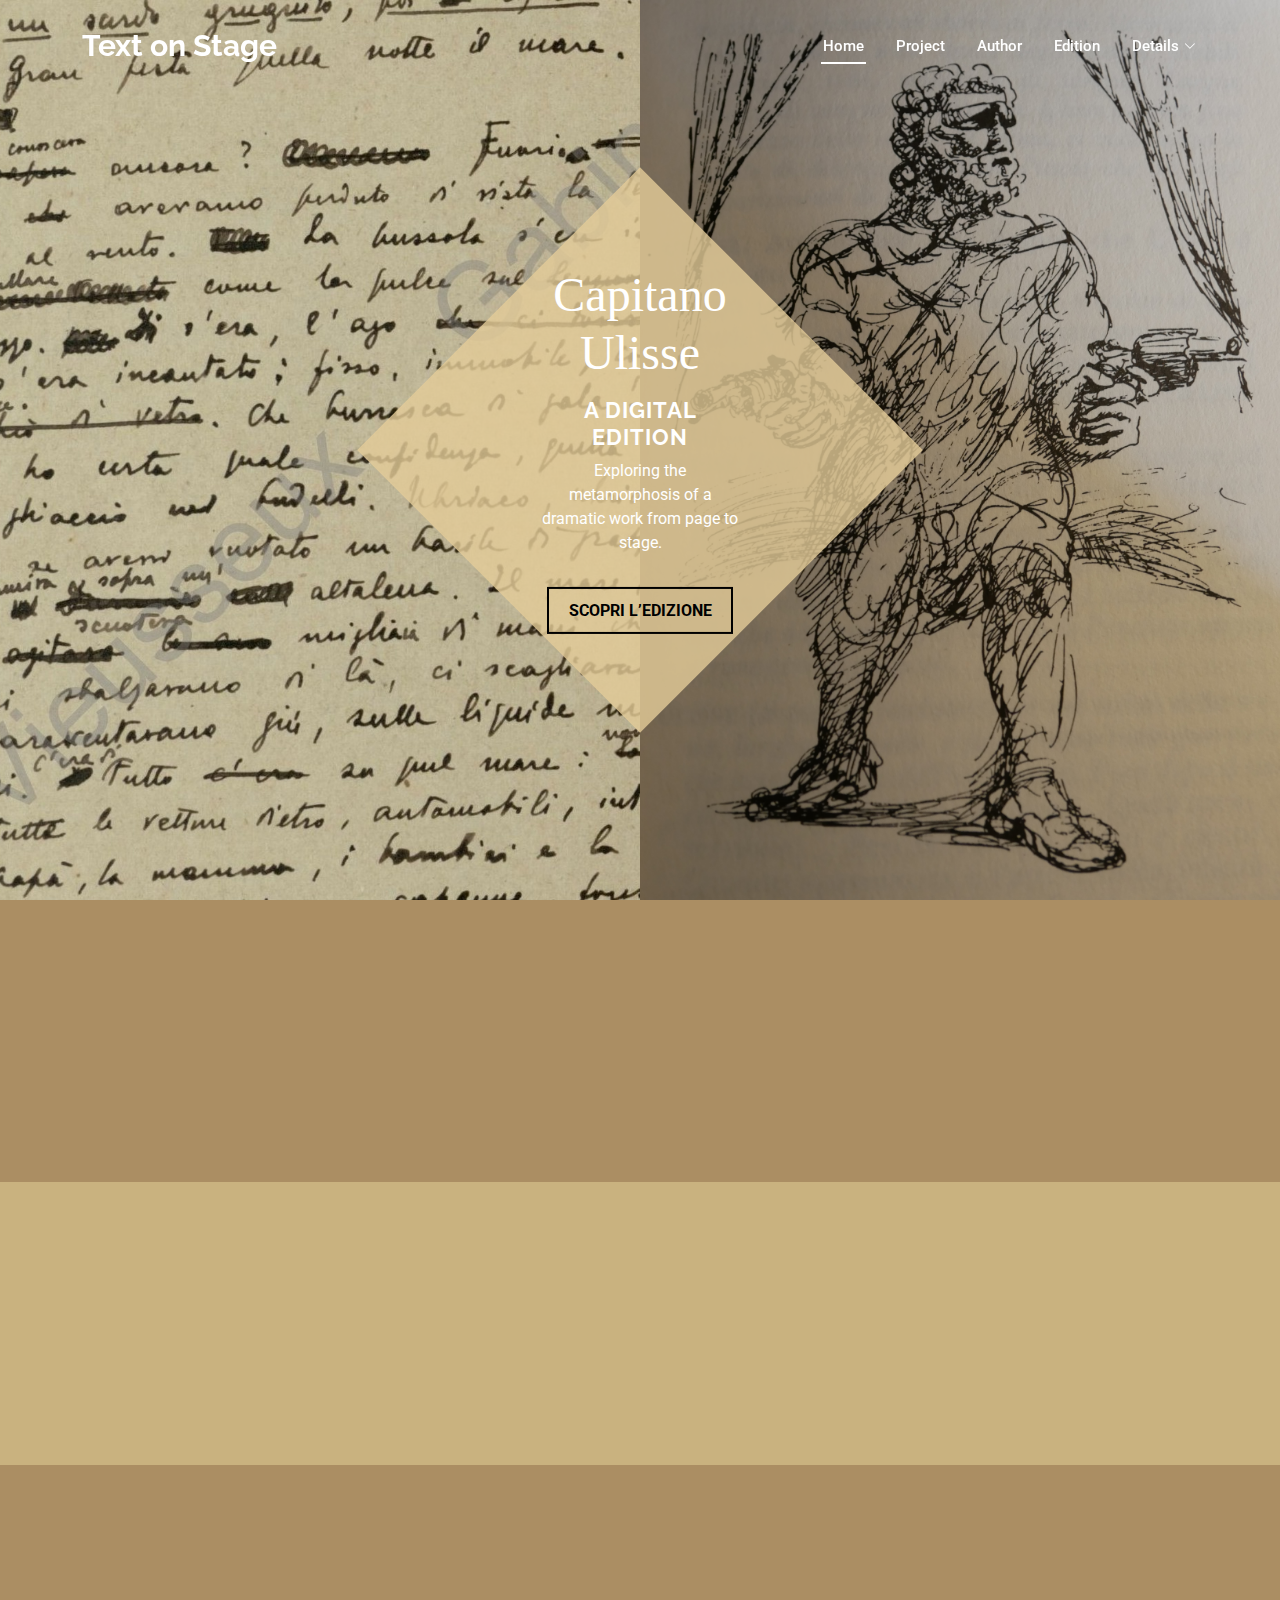
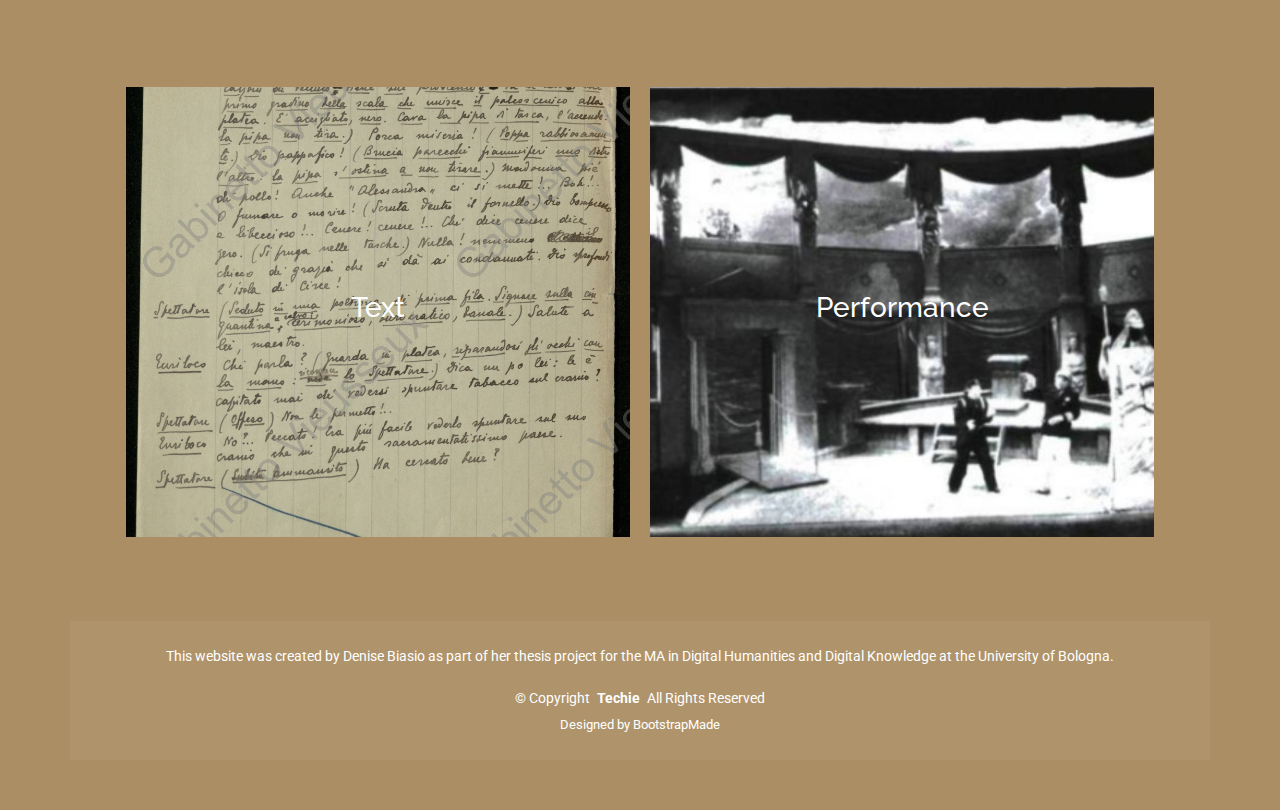
<file: Index.html>
<!DOCTYPE html>
<html lang="en">

<head>
  <meta charset="utf-8">
  <meta content="width=device-width, initial-scale=1.0" name="viewport">
  <title>Capitano Ulisse</title>
  <meta name="description" content="">
  <meta name="keywords" content="">

  <!-- Favicons -->
  <link href="assets/img/theater.png" rel="icon">

  <!-- Fonts -->
  <link href="https://fonts.googleapis.com" rel="preconnect">
  <link href="https://fonts.gstatic.com" rel="preconnect" crossorigin>
  <link href="https://fonts.googleapis.com/css2?family=Roboto:ital,wght@0,100;0,300;0,400;0,500;0,700;0,900;1,100;1,300;1,400;1,500;1,700;1,900&family=Raleway:ital,wght@0,100;0,200;0,300;0,400;0,500;0,600;0,700;0,800;0,900;1,100;1,200;1,300;1,400;1,500;1,600;1,700;1,800;1,900&display=swap" rel="stylesheet">
  <link rel="preconnect" href="https://fonts.googleapis.com">
  <link rel="preconnect" href="https://fonts.gstatic.com" crossorigin>
  <link href="https://fonts.googleapis.com/css2?family=Homemade+Apple&family=Roboto:ital,wght@0,100..900;1,100..900&display=swap" rel="stylesheet">
  <link href="https://fonts.googleapis.com/css2?family=Homemade+Apple&family=Merriweather&display=swap" rel="stylesheet">


  <!-- Vendor CSS Files -->
  <link href="assets/vendor/bootstrap/css/bootstrap.min.css" rel="stylesheet">
  <link href="assets/vendor/bootstrap-icons/bootstrap-icons.css" rel="stylesheet">
  <link href="assets/vendor/aos/aos.css" rel="stylesheet">
  <link href="assets/vendor/glightbox/css/glightbox.min.css" rel="stylesheet">
  <link href="assets/vendor/swiper/swiper-bundle.min.css" rel="stylesheet">

  <!-- Main CSS File -->
  <link href="assets/css/main.css" rel="stylesheet">

  <!-- =======================================================
  * Template Name: Techie
  * Template URL: https://bootstrapmade.com/techie-free-skin-bootstrap-3/
  * Updated: Aug 07 2024 with Bootstrap v5.3.3
  * Author: BootstrapMade.com
  * License: https://bootstrapmade.com/license/
  ======================================================== -->
</head>

<body class="index-page">

  <header id="header" class="header d-flex align-items-center fixed-top">
    <div class="container-fluid container-xl position-relative d-flex align-items-center">

      <a href="index.html" class="logo d-flex align-items-center me-auto">
        <!-- Uncomment the line below if you also wish to use an image logo -->
        <!-- <img src="assets/img/logo.png" alt=""> -->
        <h1 class="sitename">Text on Stage</h1>
      </a>

      <nav id="navmenu" class="navmenu">
        <ul>
          <li><a href="#hero" class="active">Home</a></li>
          <li><a href="#about">Project</a></li>
          <li><a href="#author">Author</a></li>
          <li><a href="#edition">Edition</a></li>
          <li class="dropdown"><a href="#"><span>Details</span> <i class="bi bi-chevron-down toggle-dropdown"></i></a>
            <ul>
              <li><a href="#">Documentation</a></li>
              <li><a href="#">Open</a></li>
              <li><a href="#">Open</a></li>
            </ul>
          </li>
        </ul>
        <i class="mobile-nav-toggle d-xl-none bi bi-list"></i>
      </nav>

    </div>
  </header>

  <main class="main">

    <section class="hero">
      <div class="hero-left"></div>      
      <div class="hero-right"></div>
      <div class="diamond">
        <div class="diamond-content">
          <h1><span class="script">Capitano Ulisse</span></h1>
          <h2 class="edition"> A DIGITAL EDITION</h2>
          <p> Exploring the metamorphosis of a dramatic work from page to stage.</p>
          <a class="cta" href="#edition">SCOPRI L’EDIZIONE</a>
        </div>
    </section>

    <!-- About Section -->
    <section id="about" class="about section">

      <!-- Section Title -->
      <div class="container section-title" data-aos="fade-up">
       <h2>About the Project</h2>
     </div><!-- End Section Title -->

     <div class="container">

       <div class="row gy-4">

         <div class="col-lg-6 order-2 order-lg-1 content" data-aos="fade-up" data-aos-delay="200">
          <p></p>
         </div>

       </div>

     </div>

   </section><!-- /About Section -->

   <!-- Author Section -->
   <section id="author" class="services section">

     <!-- Section Title -->
     <div class="container section-title" data-aos="fade-up">
       <h2>Author</h2>
     </div><!-- End Section Title -->

     <div class="container">

       <div class="row gy-4">

         <div class="col-lg-6 order-2 order-lg-1 content" data-aos="fade-up" data-aos-delay="200">
          <p></p>
         </div>

       </div>

     </div>

   </section><!-- /Author Section -->


   <!-- Edition Section -->
   <section id="edition" class="features section">

     <!-- Section Title -->
     <div class="container section-title" data-aos="fade-up">
       <h2>The edition</h2>
       <p>Necessitatibus eius consequatur ex aliquid fuga eum quidem sint consectetur velit</p>
     </div><!-- End Section Title -->

     <section class="split-screen">

       <a href="Edition.html" class="split left">

         <div class="content">
           
             <h3>Text</h3>
         </div>
       </a>

       <a href="Performance.html" class="split right">

         <div class="content">

           <h3>Performance</h3>
           
         </div>
       </a>
       
     </section>

   </section><!-- /edition Section -->

 </main>

 <footer id="footer" class="footer accent-background">


   <div class="container copyright text-center mt-4">
    <p>This website was created by Denise Biasio as part of her thesis project for the MA in Digital Humanities and Digital Knowledge at the University of Bologna.</p>
    <br>
     <p>© <span>Copyright</span> <strong class="px-1 sitename">Techie</strong> <span>All Rights Reserved</span></p>
     <div class="credits">
       <!-- All the links in the footer should remain intact. -->
       <!-- You can delete the links only if you've purchased the pro version. -->
       <!-- Licensing information: https://bootstrapmade.com/license/ -->
       <!-- Purchase the pro version with working PHP/AJAX contact form: [buy-url] -->
       Designed by <a href="https://bootstrapmade.com/">BootstrapMade</a>
     </div>
   </div>

 </footer>

 <!-- Scroll Top -->
 <a href="#" id="scroll-top" class="scroll-top d-flex align-items-center justify-content-center"><i class="bi bi-arrow-up-short"></i></a>

 <!-- Preloader -->
 <div id="preloader"></div>

 <!-- Vendor JS Files -->
 <script src="assets/vendor/bootstrap/js/bootstrap.bundle.min.js"></script>
 <script src="assets/vendor/php-email-form/validate.js"></script>
 <script src="assets/vendor/aos/aos.js"></script>
 <script src="assets/vendor/glightbox/js/glightbox.min.js"></script>
 <script src="assets/vendor/purecounter/purecounter_vanilla.js"></script>
 <script src="assets/vendor/swiper/swiper-bundle.min.js"></script>
 <script src="assets/vendor/imagesloaded/imagesloaded.pkgd.min.js"></script>
 <script src="assets/vendor/isotope-layout/isotope.pkgd.min.js"></script>

 <!-- Main JS File -->
 <script src="assets/js/main.js"></script>

</body>

</html>
</file>
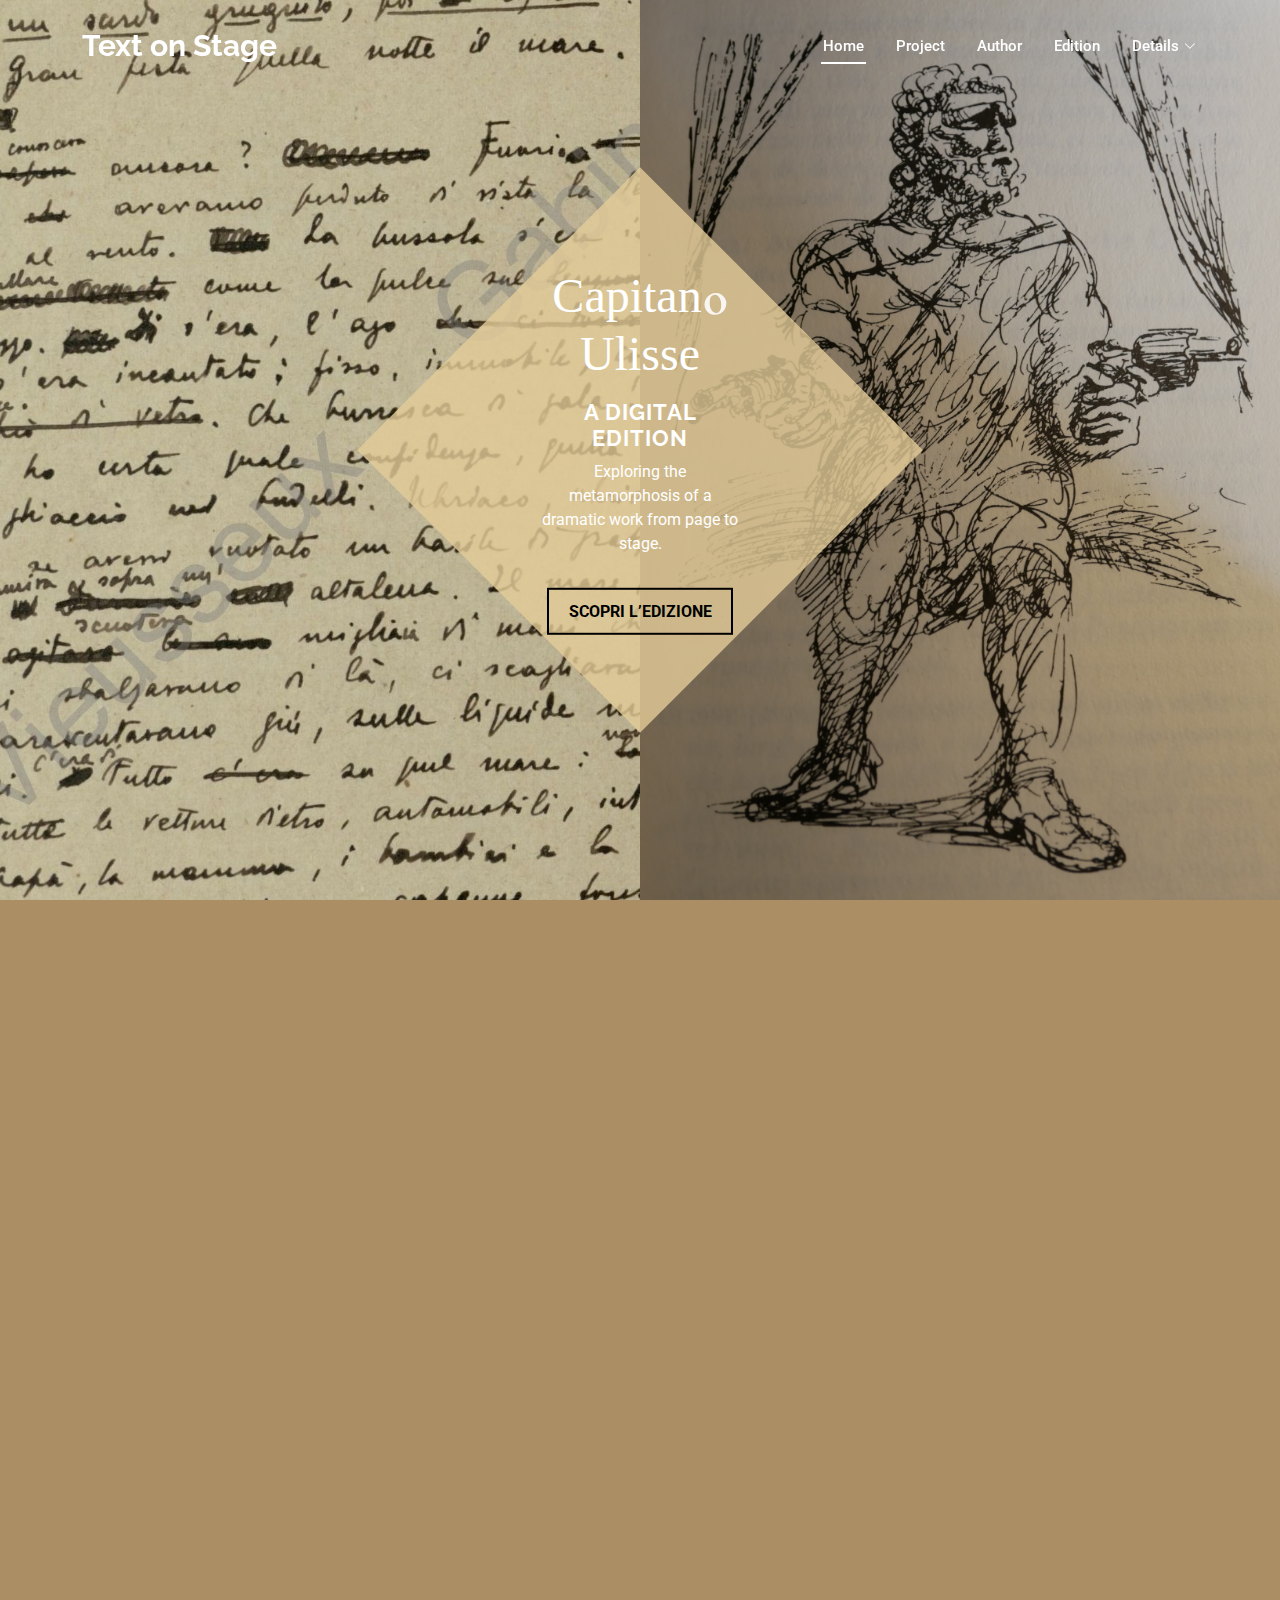
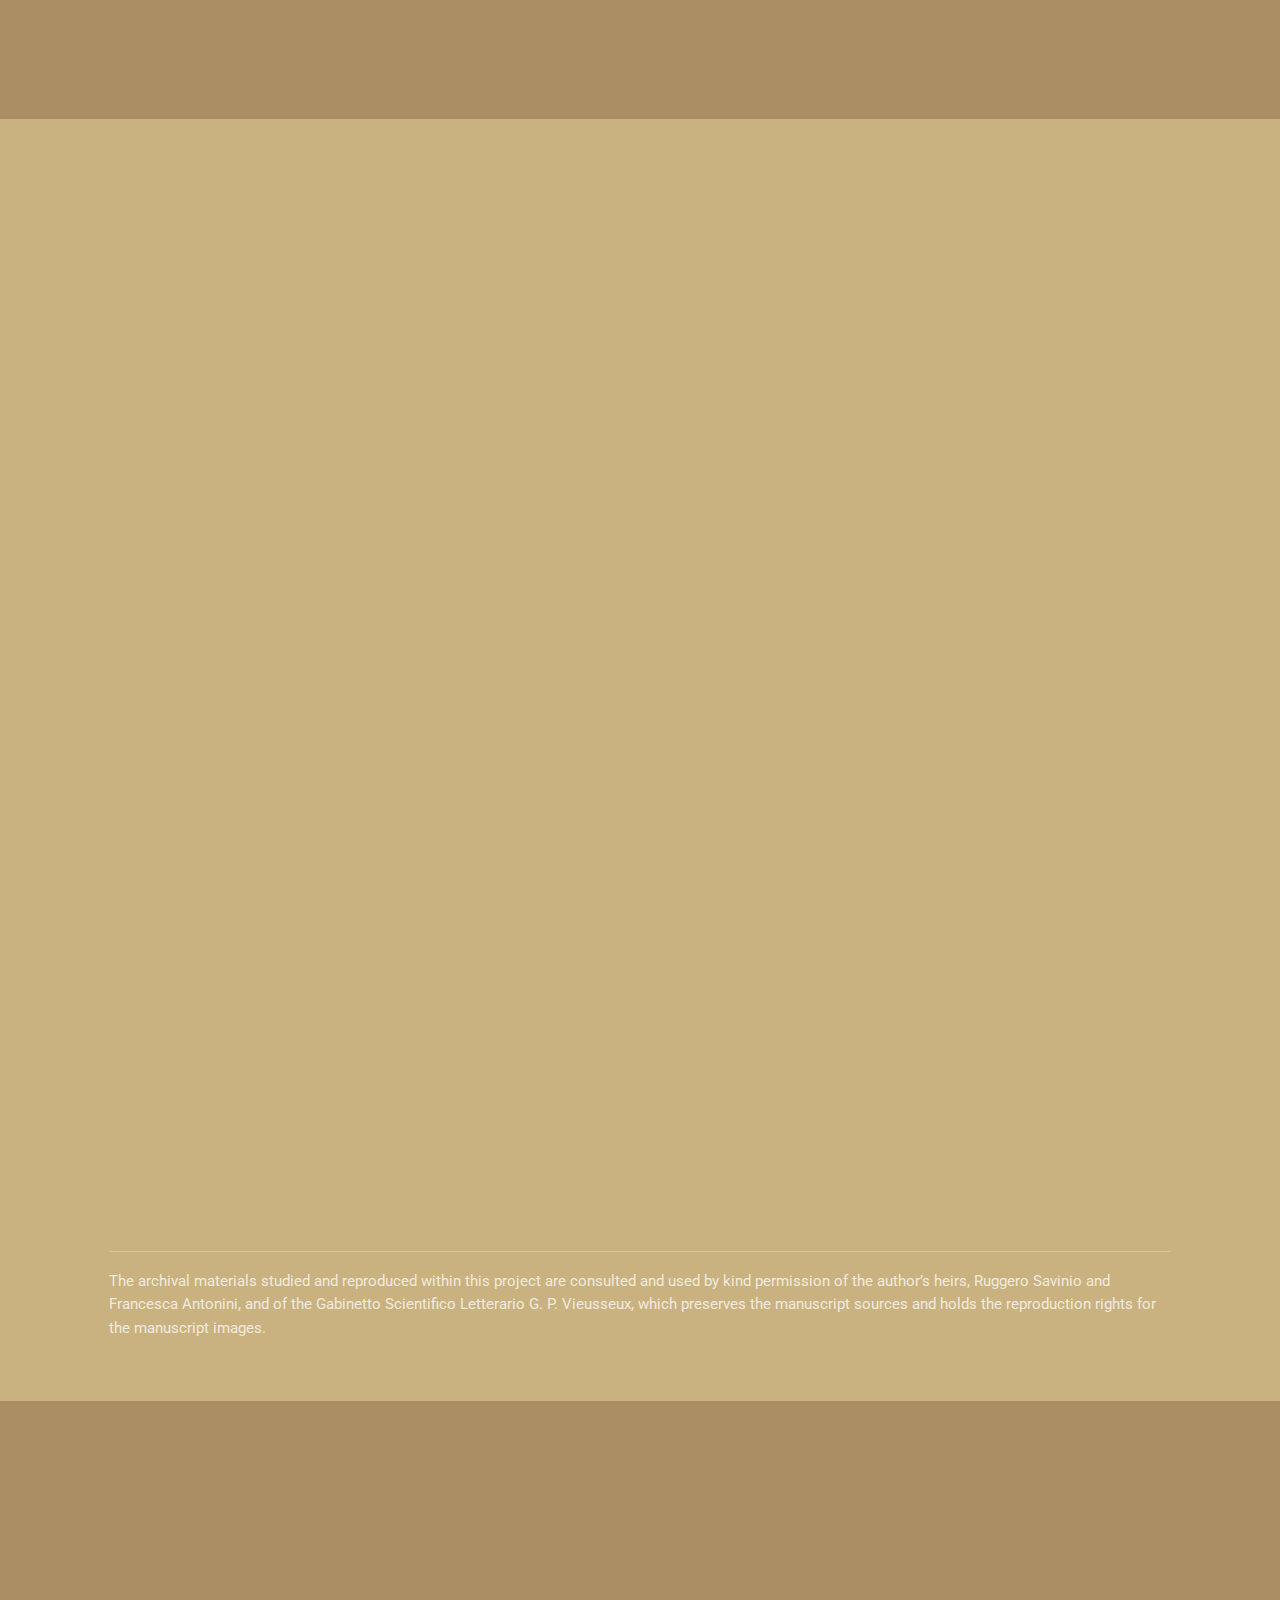
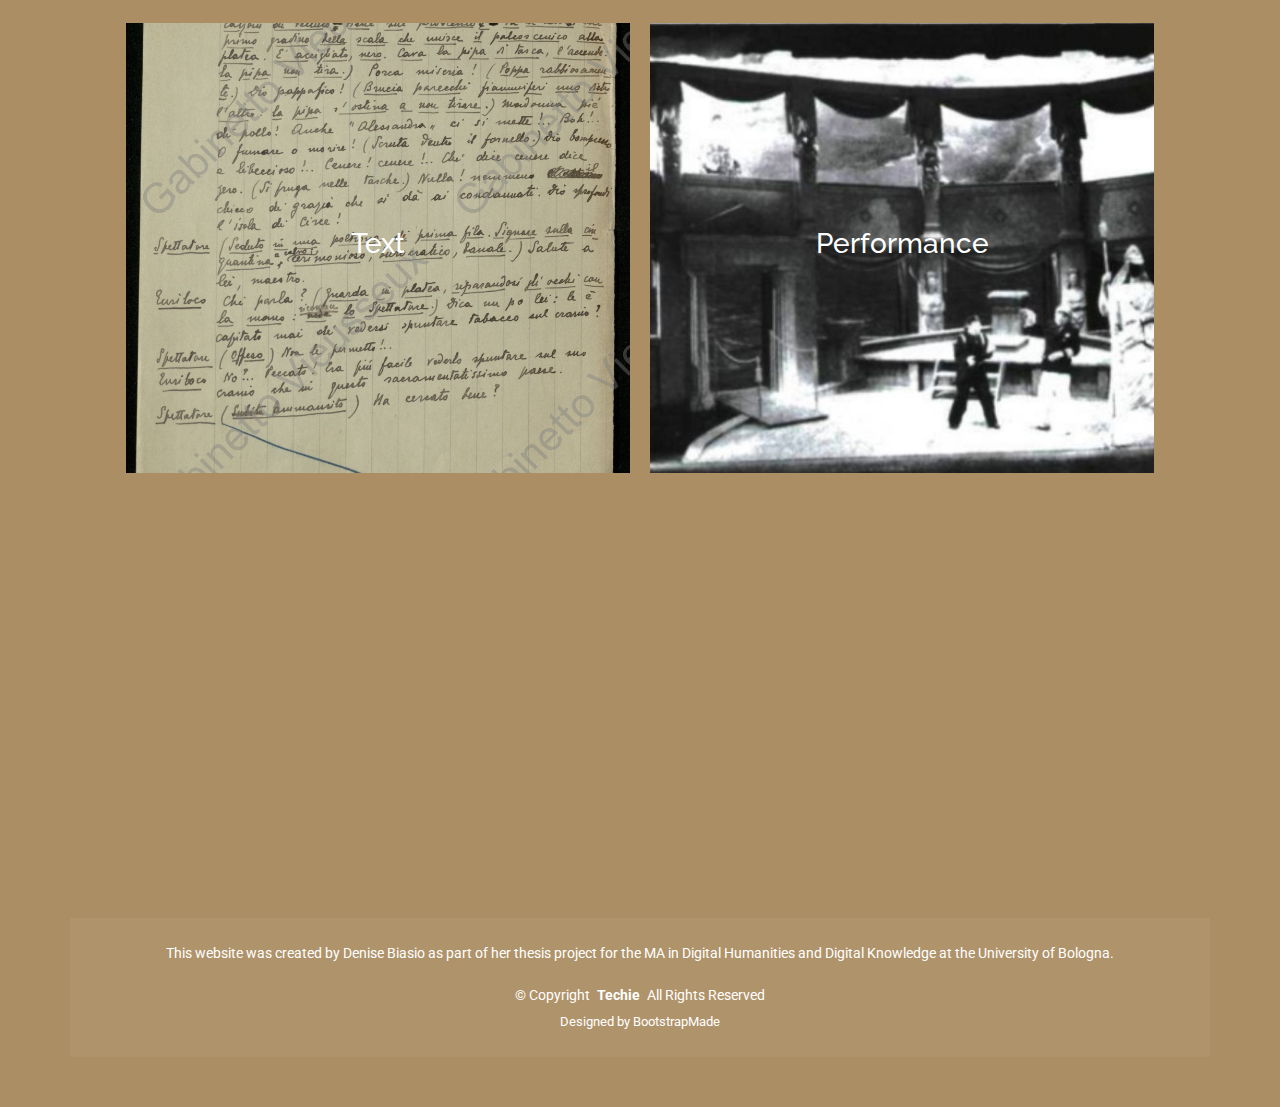
<file: index.html>
<!DOCTYPE html>
<html lang="en">

<head>
  <meta charset="utf-8">
  <meta content="width=device-width, initial-scale=1.0" name="viewport">
  <title>Capitano Ulisse</title>
  <meta name="description" content="">
  <meta name="keywords" content="">

  <!-- Favicons -->
  <link href="assets/img/theater.png" rel="icon">

  <!-- Fonts -->
  <link href="https://fonts.googleapis.com" rel="preconnect">
  <link href="https://fonts.gstatic.com" rel="preconnect" crossorigin>
  <link href="https://fonts.googleapis.com/css2?family=Roboto:ital,wght@0,100;0,300;0,400;0,500;0,700;0,900;1,100;1,300;1,400;1,500;1,700;1,900&family=Raleway:ital,wght@0,100;0,200;0,300;0,400;0,500;0,600;0,700;0,800;0,900;1,100;1,200;1,300;1,400;1,500;1,600;1,700;1,800;1,900&display=swap" rel="stylesheet">
  <link rel="preconnect" href="https://fonts.googleapis.com">
  <link rel="preconnect" href="https://fonts.gstatic.com" crossorigin>
  <link href="https://fonts.googleapis.com/css2?family=Homemade+Apple&family=Roboto:ital,wght@0,100..900;1,100..900&display=swap" rel="stylesheet">
  <link href="https://fonts.googleapis.com/css2?family=Homemade+Apple&family=Merriweather&display=swap" rel="stylesheet">
  <link href="https://fonts.googleapis.com/css2?family=Special+Elite&display=swap" rel="stylesheet">
  <link href="https://fonts.googleapis.com/css2?family=EB+Garamond:ital,wght@0,400..800;1,400..800&family=Special+Elite&display=swap" rel="stylesheet">



  <!-- Vendor CSS Files -->
  <link href="assets/vendor/bootstrap/css/bootstrap.min.css" rel="stylesheet">
  <link href="assets/vendor/bootstrap-icons/bootstrap-icons.css" rel="stylesheet">
  <link href="assets/vendor/aos/aos.css" rel="stylesheet">
  <link href="assets/vendor/glightbox/css/glightbox.min.css" rel="stylesheet">
  <link href="assets/vendor/swiper/swiper-bundle.min.css" rel="stylesheet">

  <!-- Main CSS File -->
  <link href="assets/CSS/main.css" rel="stylesheet">

  <!-- =======================================================
  * Template Name: Techie
  * Template URL: https://bootstrapmade.com/techie-free-skin-bootstrap-3/
  * Updated: Aug 07 2024 with Bootstrap v5.3.3
  * Author: BootstrapMade.com
  * License: https://bootstrapmade.com/license/
  ======================================================== -->
</head>

<body class="index-page">

  <header id="header" class="header d-flex align-items-center fixed-top">
    <div class="container-fluid container-xl position-relative d-flex align-items-center">

      <a href="index.html" class="logo d-flex align-items-center me-auto">
        <!-- Uncomment the line below if you also wish to use an image logo -->
        <!-- <img src="assets/img/logo.png" alt=""> -->
        <h1 class="sitename">Text on Stage</h1>
      </a>

      <nav id="navmenu" class="navmenu">
        <ul>
          <li><a href="#hero" class="active">Home</a></li>
          <li><a href="#about">Project</a></li>
          <li><a href="#author">Author</a></li>
          <li><a href="#edition">Edition</a></li>
          <li class="dropdown"><a href="#"><span>Details</span> <i class="bi bi-chevron-down toggle-dropdown"></i></a>
            <ul>
              <li><a href="Documentation.html">Documentation</a></li>
              <li><a href="#">Open</a></li>
              <li><a href="#">Open</a></li>
            </ul>
          </li>
        </ul>
        <i class="mobile-nav-toggle d-xl-none bi bi-list"></i>
      </nav>

    </div>
  </header>

  <main class="main">

    <section class="hero">
      <div class="hero-left"></div>      
      <div class="hero-right"></div>
      <div class="diamond">
        <div class="diamond-content">
          <h1><span class="script"><span class="title-first">Capitan<span class="type-o">o</span></span> Ulisse</span></h1>
          <h2 class="edition"> A DIGITAL EDITION</h2>
          <p> Exploring the metamorphosis of a dramatic work from page to stage.</p>
          <a class="cta" href="#edition">SCOPRI L’EDIZIONE</a>
        </div>
    </section>

    <!-- About Section -->
    <section id="about" class="about section">

      <!-- Section Title -->
      <div class="container section-title" data-aos="fade-up">
       <h2>About the Project</h2>
     </div><!-- End Section Title -->

     <div class="container">
      <div class="about-text" data-aos="fade-up" data-aos-delay="100">
        <p>
          <strong>Text on Stage</strong> is a digital scholarly edition conceived as a proof of
          concept for modelling dramatic texts in a digital environment.
        </p>
    
        <p>
          Dramatic works present specific editorial challenges: they are transmitted as written
          documents, yet conceived for performance. Traditional editorial approaches tend to
          privilege either textual transmission or staging practices, often treating performance
          as contextual or ancillary to the text.
        </p>
    
        <p>
          This project proposes a relational editorial model in which textual transmission and
          performance are addressed as distinct but interconnected dimensions of the same
          editorial process. Textual witnesses are treated through structured genetic encoding,
          while performance-related materials are integrated as independent documentary entities,
          formally linked to the text within a unified digital framework.
        </p>
    
        <p>
          Developed as a proof of concept, <strong>Text on Stage</strong> aims to test the
          applicability of this editorial model in a controlled environment, making explicit the
          methodological assumptions underlying the digital representation of dramatic works.
        </p>
    
        <p>
          While the current implementation is necessarily limited in scope, the project is
          designed to be adaptable to other dramatic texts and editorial contexts, and to
          contribute to ongoing discussions on the role of digital methods in the editing and
          interpretation of theatre.
        </p>
    
       
      </div>

     </div>

   </section><!-- /About Section -->

   <!-- Author Section -->
   <section id="author" class="services section">

     <!-- Section Title -->
     <div class="container section-title" data-aos="fade-up">
       <h2>The Case Study</h2>
     </div><!-- End Section Title -->

     <div class="row gy-4 align-items-start">

      <!-- Column 1: The Author -->
      <div class="col-12 col-lg-6" data-aos="fade-up" data-aos-delay="100">
        <div class="author-block">

          <h3>The Case Study: <em>Capitano Ulisse</em></h3>
  
          <p>
            <em>Capitano Ulisse</em> represents a particularly suitable case study for testing a relational editorial model for dramatic texts. Beyond its relatively linear textual transmission, the play stands out for its strong scenic identity, which makes it an especially meaningful example for exploring the relationship between text and performance.
          </p>
  
          <p>
            Written in the mid-1920s, the work is preserved through an autograph manuscript characterised by successive phases of authorial revision, followed by intermediary typescripts and a first printed edition published in 1934. From a philological perspective, this transmission is relatively straightforward, allowing the project to focus on processes of revision and stabilisation without the added complexity of highly fragmented traditions.
          </p>
  
          <p>
            Beyond its philological features, <em>Capitano Ulisse</em> was also selected for symbolic reasons. 
            Its editorial and performative trajectory is atypical when compared to that of many dramatic texts. Although the play was conceived with a strong scenic identity and in view of an early stage production, this production did not take place at the time of writing.
            As a result, the work remained confined to its textual form for several years and was published in its first printed edition before any staging occurred. This shift is reflected not only in the material transmission of the text but also at a paratextual level, most notably in the change of title from Capitan Ulisse in the manuscript to Capitano Ulisse in the typescript and printed edition.
          </p>

          <p>Within the digital edition, this transition is made visible through the graphic presentation of the title, which mirrors the movement from manuscript to print. By foregrounding this change, the project highlights how textual stabilisation and performative delay shaped the identity of the work.</p>
  
          <p>
            In this way, the case study serves both a methodological and a symbolic purpose: it provides a controlled corpus for testing a relational editorial model, while also allowing the text to be reconnected, editorially and visually, to its theatrical dimension.
          </p>
          
        </div>
      </div>
  
      <!-- Column 2: The Case Study -->
      <div class="col-12 col-lg-6" data-aos="fade-up" data-aos-delay="200">
        <div class="author-block">
          <h3>The Author</h3>
  
          <p>
            Alberto Savinio (1891–1952) occupies a distinctive position within twentieth-century
            European culture as a writer, painter, musician, and intellectual. His theatrical
            production reflects this hybrid artistic identity, combining literary experimentation
            with a strong visual and performative imagination.
          </p>
  
          <p>
            Savinio’s plays are conceived not merely as written texts but as projects oriented
            toward the stage, in which scenic space, gesture, and visual composition play a
            central role. This attention to the performative dimension makes his theatre
            particularly relevant for editorial approaches that seek to address the relationship
            between textual transmission and staging.
          </p>
  
          <p>
            From an editorial perspective, Savinio’s work offers a valuable context for examining
            how authorial revision, textual stabilisation, and performance interact across
            different media and historical moments.
          </p>
        </div>
      </div>
  
    </div>
    <div class="row justify-content-center">
      <div class="col-12 col-lg-10">
        <div class="acknowledgements">
          <p>
            The archival materials studied and reproduced within this project are consulted and used by kind permission of the author’s heirs, Ruggero Savinio and Francesca Antonini, and of the Gabinetto Scientifico Letterario G. P. Vieusseux, which preserves the manuscript sources and holds the reproduction rights for the manuscript images.
          </p>
        </div>
      </div>
    </div>

    

   </section><!-- /Author Section -->


   <!-- Edition Section -->
   <section id="edition" class="features section">

     <!-- Section Title -->
     <div class="container section-title" data-aos="fade-up">
       <h2>The edition</h2>
       <p>Necessitatibus eius consequatur ex aliquid fuga eum quidem sint consectetur velit</p>
     </div><!-- End Section Title -->

     <section class="split-screen">

       <a href="Edition.html" class="split left">

         <div class="content">
           
             <h3>Text</h3>
         </div>
       </a>

       <a href="Performance.html" class="split right">

         <div class="content">

           <h3>Performance</h3>
           
         </div>
       </a>
       
     </section>

   </section><!-- /edition Section -->

     <!-- About Section -->
    <section id="documentation" class="about section">

      <!-- Section Title -->
      <div class="container section-title" data-aos="fade-up">
       <h2>Documentation</h2>
     </div><!-- End Section Title -->

     <div class="container">
      <div class="about-text" data-aos="fade-up" data-aos-delay="100">
         <p>
      For full methodological documentation and complete bibliography,
      download the project documentation (PDF).
    </p>

    <a class="cta" href="assets/docs/Tesi_Biasio.pdf" target="_blank">
      Download Documentation
    </a>
      </div>

     </div>

   </section><!-- /About Section -->

 </main>

 <footer id="footer" class="footer accent-background">


   <div class="container copyright text-center mt-4">
    <p>This website was created by Denise Biasio as part of her thesis project for the MA in Digital Humanities and Digital Knowledge at the University of Bologna.</p>
    <br>
     <p>© <span>Copyright</span> <strong class="px-1 sitename">Techie</strong> <span>All Rights Reserved</span></p>
     <div class="credits">
       <!-- All the links in the footer should remain intact. -->
       <!-- You can delete the links only if you've purchased the pro version. -->
       <!-- Licensing information: https://bootstrapmade.com/license/ -->
       <!-- Purchase the pro version with working PHP/AJAX contact form: [buy-url] -->
       Designed by <a href="https://bootstrapmade.com/">BootstrapMade</a>
     </div>
   </div>

 </footer>

 <!-- Scroll Top -->
 <a href="#" id="scroll-top" class="scroll-top d-flex align-items-center justify-content-center"><i class="bi bi-arrow-up-short"></i></a>

 <!-- Preloader -->
 <div id="preloader"></div>

 <!-- Vendor JS Files -->
 <script src="assets/vendor/bootstrap/js/bootstrap.bundle.min.js"></script>
 <script src="assets/vendor/php-email-form/validate.js"></script>
 <script src="assets/vendor/aos/aos.js"></script>
 <script src="assets/vendor/glightbox/js/glightbox.min.js"></script>
 <script src="assets/vendor/purecounter/purecounter_vanilla.js"></script>
 <script src="assets/vendor/swiper/swiper-bundle.min.js"></script>
 <script src="assets/vendor/imagesloaded/imagesloaded.pkgd.min.js"></script>
 <script src="assets/vendor/isotope-layout/isotope.pkgd.min.js"></script>

 <!-- Main JS File -->
 <script src="assets/JS/main.js"></script>

</body>

</html>
</file>
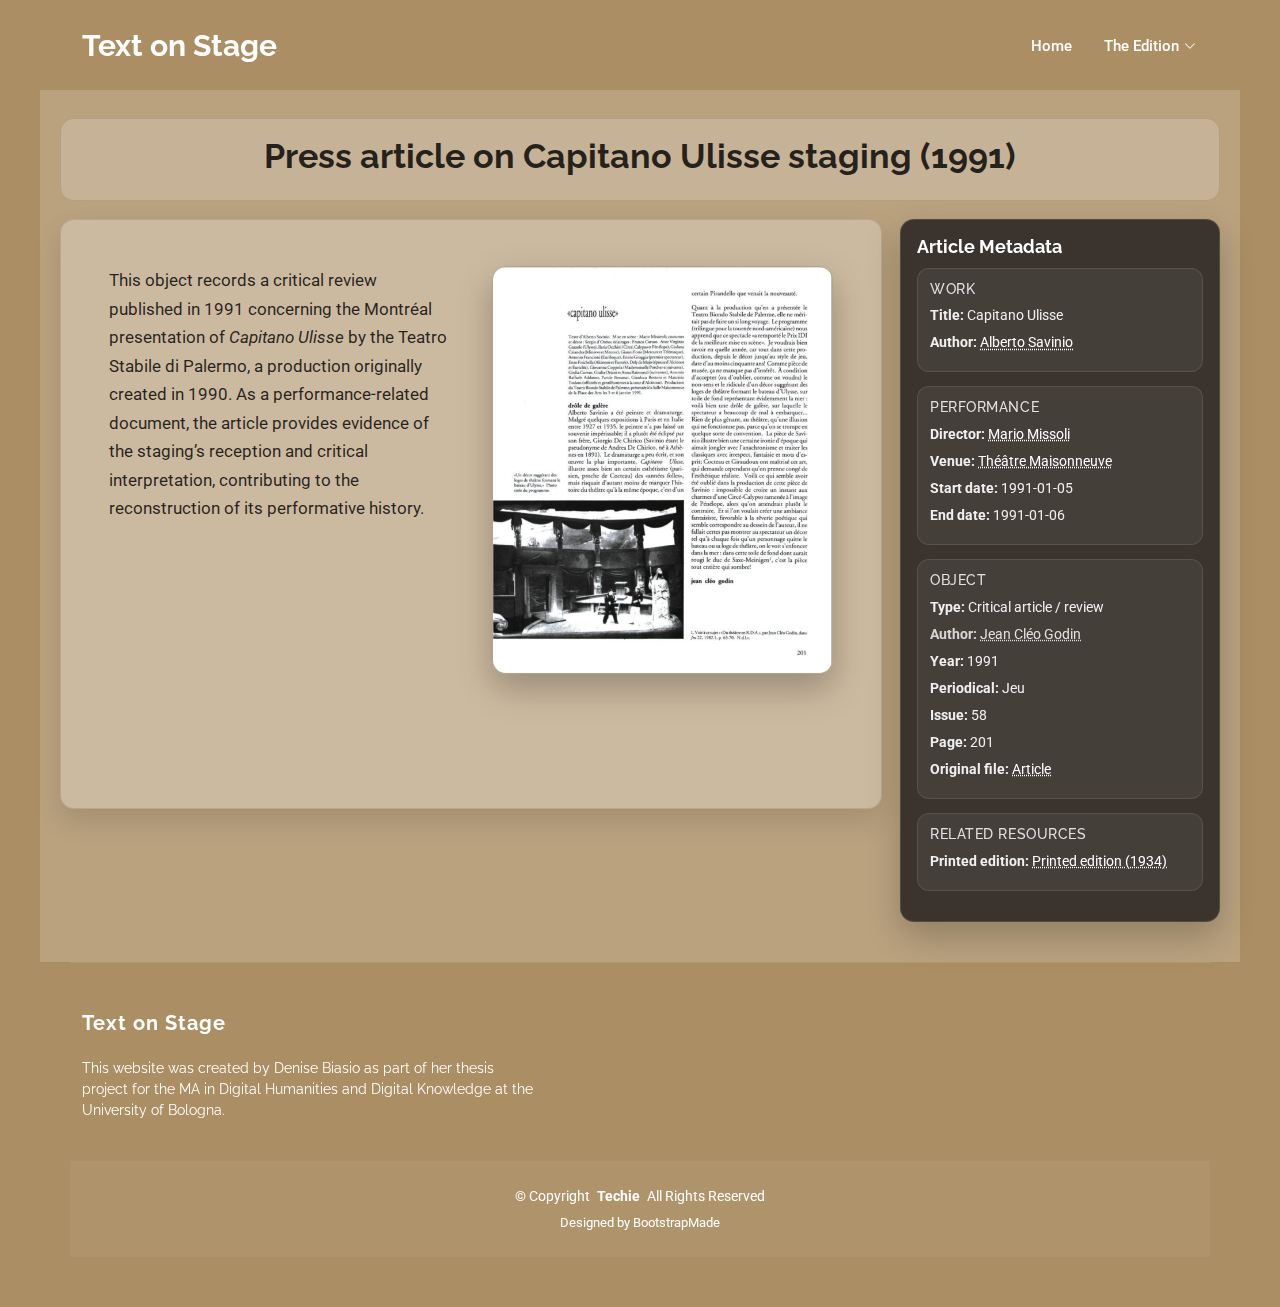
<file: 1991.html>
<!DOCTYPE html>
<html lang="en"
      prefix="rdf: http://www.w3.org/1999/02/22-rdf-syntax-ns#
              frbroo: http://iflastandards.info/ns/fr/frbr/frbroo/
              crm: http://www.cidoc-crm.org/cidoc-crm/
              dct: http://purl.org/dc/terms/
              schema: http://schema.org/
              xsd: http://www.w3.org/2001/XMLSchema#">

<head>
  <meta http-equiv="Content-Type" content="text/html; charset=UTF-8">
  <meta charset="UTF-8">
  <meta name="viewport" content="width=device-width, initial-scale=1">

  <title>« Capitano Ulisse » — Critical article / review (1991)</title>

  <!-- Favicons -->
  <link href="assets/img/favicon.png" rel="icon">
  <link href="assets/img/apple-touch-icon.png" rel="apple-touch-icon">

  <!-- Fonts -->
  <link rel="preconnect" href="https://fonts.googleapis.com">
  <link rel="preconnect" href="https://fonts.gstatic.com" crossorigin>
  <link rel="stylesheet"
        href="https://fonts.googleapis.com/css2?family=Roboto:wght@400;500;700;900&family=Raleway:wght@600;700;800;900&display=swap">

  <!-- Vendor CSS Files -->
  <link href="assets/vendor/bootstrap/css/bootstrap.min.css" rel="stylesheet">
  <link href="assets/vendor/bootstrap-icons/bootstrap-icons.css" rel="stylesheet">
  <link href="assets/vendor/aos/aos.css" rel="stylesheet">
  <link href="assets/vendor/glightbox/css/glightbox.min.css" rel="stylesheet">
  <link href="assets/vendor/swiper/swiper-bundle.min.css" rel="stylesheet">

  <link href="assets/CSS/main.css" rel="stylesheet">

  <!-- QUICK FIX: hide RDFa markers -->
  <style>
    .rdfa-marker { display: none !important; }
  </style>
</head>

<body class="service-details-page">

  <header id="header" class="header d-flex align-items-center fixed-top">
    <div class="container-fluid container-xl position-relative d-flex align-items-center">

      <a href="index.html" class="logo d-flex align-items-center me-auto">
        <h1 class="sitename">Text on Stage</h1>
      </a>

      <nav id="navmenu" class="navmenu">
        <ul>
          <li><a href="index.html">Home</a></li>

          <li class="dropdown">
            <a href="#edition"><span>The Edition</span> <i class="bi bi-chevron-down toggle-dropdown"></i></a>
            <ul>
              <li><a href="Ums25.html">Text – Manuscript</a></li>
              <li><a href="U34.html">Text – Printed Edition</a></li>
              <li><a href="Performance.html">Performance</a></li>
            </ul>
          </li>
        </ul>

        <i class="mobile-nav-toggle d-xl-none bi bi-list"></i>
      </nav>

    </div>
  </header>

  <main class="perfobj-page"
        about="id/doc/article-1991"
        typeof="crm:E31_Document">

    <span class="rdfa-marker" rel="schema:about" resource="id/perf/1991"></span>
    <span class="rdfa-marker" rel="schema:about" resource="id/expr/stageText/1991"></span>
    <span class="rdfa-marker" rel="schema:about" resource="id/work/CU"></span>

    <span class="rdfa-marker" property="dct:title">« Capitano Ulisse »</span>
    <span class="rdfa-marker" property="dct:type">Critical article / review</span>
    <span class="rdfa-marker" property="dct:date" datatype="xsd:gYear">1991</span>

    <div class="manuscript-viewer">

      <header class="viewer-header">
        <h1 class="viewer-title"> Press article on Capitano Ulisse staging (1991)</h1>
      </header>

      <div class="viewer-layout">

        <section class="page-viewer" id="page-viewer">
          <article class="page is-active">

            <div class="page-inner">
              <div class="page-text-column">
                <p>
                  This object records a critical review published in 1991 concerning the Montréal
                  presentation of <em>Capitano Ulisse</em> by the Teatro Stabile di Palermo,
                  a production originally created in 1990. As a performance-related document, the
                  article provides evidence of the staging’s reception and critical interpretation,
                  contributing to the reconstruction of its performative history.
                </p>
              </div>

              <div class="page-image-column">
                <img class="page-image"
                     src="assets/img/1991.png"
                     alt="1991 critical review on Capitano Ulisse staging">
              </div>
            </div>

          </article>
        </section>

        <aside class="metadata-panel" id="metadata-panel">
          <h2 class="metadata-title">Article Metadata</h2>

          <div class="metadata-block">
            <h3>Work</h3>
            <p><strong>Title:</strong>
              <span about="id/work/CU" typeof="frbroo:F1_Work">
                <span property="schema:name">Capitano Ulisse</span>
              </span>
            </p>
            <p><strong>Author:</strong>
               <a href="https://www.wikidata.org/entity/Q691973" target="_blank" rel="noopener">Alberto Savinio</a>
             </p>
          </div>

          <div class="metadata-block">
            <h3>Performance</h3>

            <div about="id/perf/1991" typeof="frbroo:F31_Performance">
              <p><strong>Director:</strong>
                <a href="id/person/director-1991"
                   target="_blank"
                   rel="schema:director"
                   resource="id/person/director-1991">
                  <span about="id/person/director-1991" typeof="schema:Person">
                    <span property="schema:name">Mario Missoli</span>
                  </span>
                </a>
              </p>

              <p><strong>Venue:</strong>
                <a href="id/place/perf-1991"
                   target="_blank"
                   rel="schema:location"
                   resource="id/place/perf-1991">
                  <span about="id/place/perf-1991" typeof="schema:Place">
                    <span property="schema:name">Théâtre Maisonneuve</span>
                  </span>
                </a>
              </p>

              <p><strong>Start date:</strong>
                <span property="schema:startDate" datatype="xsd:date">1991-01-05</span>
              </p>

              <p><strong>End date:</strong>
                <span property="schema:endDate" datatype="xsd:date">1991-01-06</span>
              </p>

              <span class="rdfa-marker" rel="frbroo:R80_performed" resource="id/work/CU"></span>
              <span class="rdfa-marker" rel="schema:isBasedOn" resource="id/expr/stageText/1991"></span>
            </div>
          </div>

          <div class="metadata-block">
            <h3>Object</h3>

            <p><strong>Type:</strong>
              <span property="dct:type">Critical article / review</span>
            </p>

            <p class="viewer-author">
              <strong>Author:</strong>
              <a href="https://www.wikidata.org/wiki/Q3165279" target="_blank" rel="noopener">
                Jean Cléo Godin
              </a>
            </p>

            <p><strong>Year:</strong>
              <span property="dct:date" datatype="xsd:gYear">1991</span>
            </p>

            <p><strong>Periodical:</strong> Jeu</p>
            <p><strong>Issue:</strong> 58</p>
            <p><strong>Page:</strong> 201</p>

            <p><strong>Original file:</strong>
              <a href="https://www.erudit.org/en/journals/jeu/1991-n58-jeu1068940/27380ac/"
                 target="_blank"
                 rel="noopener">Article</a>
            </p>
          </div>

          <div class="metadata-block">
            <h3>Related resources</h3>
            <p><strong>Printed edition:</strong> <a href="U34.html">Printed edition (1934)</a></p>
          </div>
        </aside>

      </div>
    </div>
  </main>


  <footer id="footer" class="footer accent-background">
    <div class="container footer-top">
      <div class="row gy-4">
        <div class="col-lg-5 col-md-12 footer-about">
          <a href="index.html" class="logo d-flex align-items-center">
            <span class="sitename">Text on Stage</span>
          </a>
          <p>
            This website was created by Denise Biasio as part of her thesis project for the MA in
            Digital Humanities and Digital Knowledge at the University of Bologna.
          </p>
        </div>
      </div>
    </div>

    <div class="container copyright text-center mt-4">
      <p>© <span>Copyright</span> <strong class="px-1 sitename">Techie</strong> <span>All Rights Reserved</span></p>
      <div class="credits">
        Designed by <a href="https://bootstrapmade.com/">BootstrapMade</a>
      </div>
    </div>
  </footer>

  <!-- Scroll Top -->
  <a href="#" id="scroll-top" class="scroll-top d-flex align-items-center justify-content-center">
    <i class="bi bi-arrow-up-short"></i>
  </a>

  <!-- Preloader -->
  <div id="preloader"></div>

  <!-- Vendor JS Files -->
  <script src="assets/vendor/bootstrap/js/bootstrap.bundle.min.js"></script>
  <script src="assets/vendor/php-email-form/validate.js"></script>
  <script src="assets/vendor/aos/aos.js"></script>
  <script src="assets/vendor/glightbox/js/glightbox.min.js"></script>
  <script src="assets/vendor/purecounter/purecounter_vanilla.js"></script>
  <script src="assets/vendor/swiper/swiper-bundle.min.js"></script>
  <script src="assets/vendor/imagesloaded/imagesloaded.pkgd.min.js"></script>
  <script src="assets/vendor/isotope-layout/isotope.pkgd.min.js"></script>

  <!-- Main JS File -->
  <script src="assets/JS/main.js"></script>
</body>
</html>
</file>
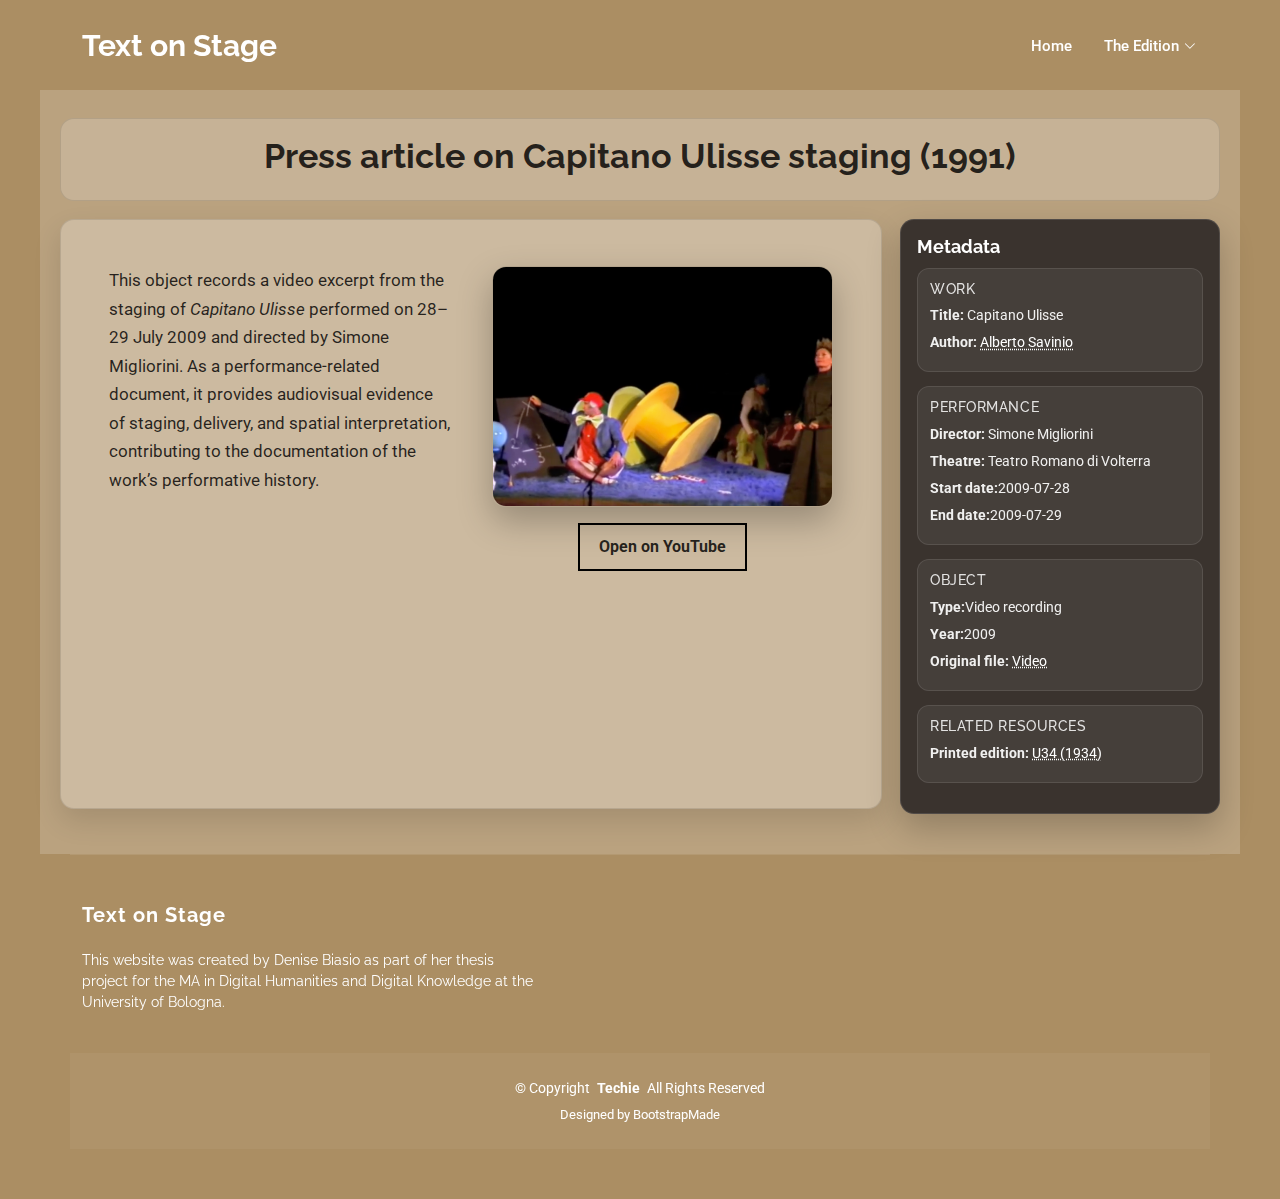
<file: 2009.html>
<!DOCTYPE html>
<html lang="en"
      prefix="rdf: http://www.w3.org/1999/02/22-rdf-syntax-ns#
              frbroo: http://iflastandards.info/ns/fr/frbr/frbroo/
              crm: http://www.cidoc-crm.org/cidoc-crm/
              dct: http://purl.org/dc/terms/
              schema: http://schema.org/
              xsd: http://www.w3.org/2001/XMLSchema#">

<head>
  <meta http-equiv="Content-Type" content="text/html; charset=UTF-8">
  <meta charset="UTF-8">
  <meta name="viewport" content="width=device-width, initial-scale=1">

  <title>« Capitano Ulisse » — Video Recording (2009)</title>

  <!-- Favicons -->
  <link href="assets/img/favicon.png" rel="icon">
  <link href="assets/img/apple-touch-icon.png" rel="apple-touch-icon">

  <!-- Fonts -->
  <link rel="preconnect" href="https://fonts.googleapis.com">
  <link rel="preconnect" href="https://fonts.gstatic.com" crossorigin>
  <link rel="stylesheet"
        href="https://fonts.googleapis.com/css2?family=Roboto:wght@400;500;700;900&family=Raleway:wght@600;700;800;900&display=swap">

  <!-- Vendor CSS Files -->
  <link href="assets/vendor/bootstrap/css/bootstrap.min.css" rel="stylesheet">
  <link href="assets/vendor/bootstrap-icons/bootstrap-icons.css" rel="stylesheet">
  <link href="assets/vendor/aos/aos.css" rel="stylesheet">
  <link href="assets/vendor/glightbox/css/glightbox.min.css" rel="stylesheet">
  <link href="assets/vendor/swiper/swiper-bundle.min.css" rel="stylesheet">

  <link href="assets/CSS/main.css" rel="stylesheet">

  <!-- QUICK FIX: hide RDFa markers -->
  <style>
    .rdfa-marker { display: none !important; }
  </style>
</head>

<body class="service-details-page">

  <header id="header" class="header d-flex align-items-center fixed-top">
    <div class="container-fluid container-xl position-relative d-flex align-items-center">

      <a href="index.html" class="logo d-flex align-items-center me-auto">
        <h1 class="sitename">Text on Stage</h1>
      </a>

      <nav id="navmenu" class="navmenu">
        <ul>
          <li><a href="index.html">Home</a></li>

          <li class="dropdown">
            <a href="#edition"><span>The Edition</span> <i class="bi bi-chevron-down toggle-dropdown"></i></a>
            <ul>
              <li><a href="Ums25.html">Text – Manuscript</a></li>
              <li><a href="U34.html">Text – Printed Edition</a></li>
              <li><a href="Performance.html">Performance</a></li>
            </ul>
          </li>
        </ul>

        <i class="mobile-nav-toggle d-xl-none bi bi-list"></i>
      </nav>

    </div>
  </header>

  <main class="perfobj-page"
        about="id/doc/article-1991"
        typeof="crm:E31_Document">

    <span class="rdfa-marker" rel="schema:about" resource="id/perf/1991"></span>
    <span class="rdfa-marker" rel="schema:about" resource="id/expr/stageText/1991"></span>
    <span class="rdfa-marker" rel="schema:about" resource="id/work/CU"></span>

    <span class="rdfa-marker" property="dct:title">« Capitano Ulisse »</span>
    <span class="rdfa-marker" property="dct:type">Critical article / review</span>
    <span class="rdfa-marker" property="dct:date" datatype="xsd:gYear">1991</span>

    <div class="manuscript-viewer">

      <header class="viewer-header">
        <h1 class="viewer-title"> Press article on Capitano Ulisse staging (1991)</h1>
      </header>
      <div class="viewer-layout">
        <section class="page-viewer" id="page-viewer">
           <article class="page is-active">
              <div class="page-inner">
                 <div class="page-text-column">
                    <p>
                                 This object records a video excerpt from the staging of
                                 <em>Capitano Ulisse</em> performed on 28&#8211;29 July 2009 and directed by
                                 Simone Migliorini.
                                 As a performance-related document, it provides audiovisual evidence of staging,
                                 delivery, and spatial interpretation, contributing to the documentation of the
                                 work&#8217;s performative history.
                               
                    </p>
                    
                 </div>
                 <div class="page-image-column">
                  <figure class="video-figure">
                    <img class="page-image"
                         src="assets/img/2009.png"
                         alt="2009 thumbnail of the video recording of the 2009 staging of Capitano Ulisse">
                
                         <figcaption class="video-caption">
                          <figcaption class="video-caption">
                            <a class="cta" href="https://www.youtube.com/watch?v=cc6E0nU4UKw&t=4s" target="_blank" rel="noopener">
                              Open on YouTube
                            </a>
                          </figcaption>                          
                  </figure>
                </div>
              </div>
           </article>
        </section>
        <aside class="metadata-panel" id="metadata-panel">
           <h2 class="metadata-title">Metadata</h2>
           <div class="metadata-block">
              <h3>Work</h3>
              <p><strong>Title:</strong> <span about="id/work/CU" typeof="frbroo:F1_Work"><span property="schema:name">Capitano Ulisse</span></span></p>
              <p><strong>Author:</strong>
                <a href="https://www.wikidata.org/entity/Q691973" target="_blank" rel="noopener">Alberto Savinio</a>
             </p>
           </div>
           <div class="metadata-block">
              <h3>Performance</h3>
              <p><strong>Director:</strong> <span about="id/person/director-2009-07" typeof="schema:Person"><span property="schema:name">Simone Migliorini</span></span></p>
              <p><strong>Theatre:</strong> <span about="id/place/perf-2009-07" typeof="schema:Place"><span property="schema:name">Teatro Romano di Volterra</span></span></p>
              <p><strong>Start date:</strong><span property="schema:startDate" datatype="xsd:date">2009-07-28</span></p>
              <p><strong>End date:</strong><span property="schema:endDate" datatype="xsd:date">2009-07-29</span></p>
           </div>
           <div class="metadata-block">
              <h3>Object</h3>
              <p><strong>Type:</strong><span property="dct:type">Video recording</span></p>
              <p><strong>Year:</strong><span property="schema:datePublished" datatype="xsd:gYear">2009</span></p>
              <p><strong>Original file:</strong> <a href="https://www.youtube.com/watch?v=cc6E0nU4UKw&amp;t=4s" target="_blank" rel="noopener" property="schema:contentUrl">Video</a></p>
           </div>
           <div class="metadata-block">
              <h3>Related resources</h3>
              <p><strong>Printed edition:</strong> <a href="U34.html">U34 (1934)</a></p>
           </div>
        </aside>
     </div>
    </div>
  </main>


  <footer id="footer" class="footer accent-background">
    <div class="container footer-top">
      <div class="row gy-4">
        <div class="col-lg-5 col-md-12 footer-about">
          <a href="index.html" class="logo d-flex align-items-center">
            <span class="sitename">Text on Stage</span>
          </a>
          <p>
            This website was created by Denise Biasio as part of her thesis project for the MA in
            Digital Humanities and Digital Knowledge at the University of Bologna.
          </p>
        </div>
      </div>
    </div>

    <div class="container copyright text-center mt-4">
      <p>© <span>Copyright</span> <strong class="px-1 sitename">Techie</strong> <span>All Rights Reserved</span></p>
      <div class="credits">
        Designed by <a href="https://bootstrapmade.com/">BootstrapMade</a>
      </div>
    </div>
  </footer>

  <!-- Scroll Top -->
  <a href="#" id="scroll-top" class="scroll-top d-flex align-items-center justify-content-center">
    <i class="bi bi-arrow-up-short"></i>
  </a>

  <!-- Preloader -->
  <div id="preloader"></div>

  <!-- Vendor JS Files -->
  <script src="assets/vendor/bootstrap/js/bootstrap.bundle.min.js"></script>
  <script src="assets/vendor/php-email-form/validate.js"></script>
  <script src="assets/vendor/aos/aos.js"></script>
  <script src="assets/vendor/glightbox/js/glightbox.min.js"></script>
  <script src="assets/vendor/purecounter/purecounter_vanilla.js"></script>
  <script src="assets/vendor/swiper/swiper-bundle.min.js"></script>
  <script src="assets/vendor/imagesloaded/imagesloaded.pkgd.min.js"></script>
  <script src="assets/vendor/isotope-layout/isotope.pkgd.min.js"></script>

  <!-- Main JS File -->
  <script src="assets/JS/main.js"></script>
</body>
</html>
</file>
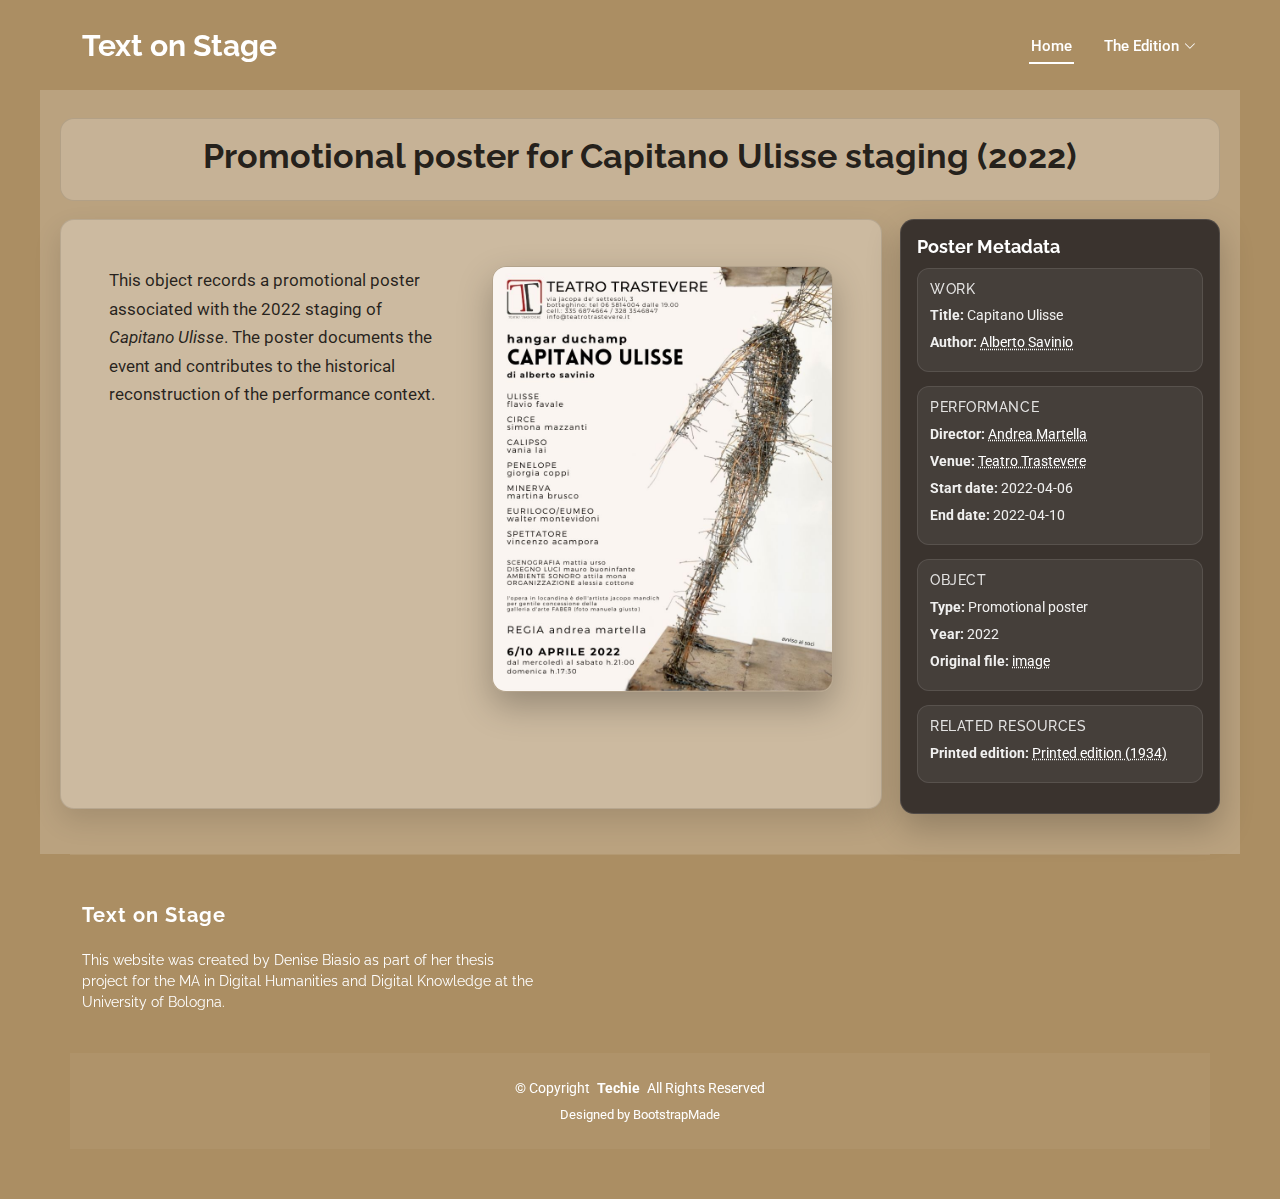
<file: 2022.html>
<!DOCTYPE html>
<html vocab="https://schema.org/"
      prefix="ex: https://capitanulisse.example.org/id/ frbroo: http://iflastandards.info/ns/fr/frbr/frbroo/ xsd: http://www.w3.org/2001/XMLSchema#">
<head>
  <meta http-equiv="Content-Type" content="text/html; charset=UTF-8">
  <meta content="width=device-width, initial-scale=1.0" name="viewport">
  <title>Capitano Ulisse</title>

  <!-- Favicons -->
  <link href="assets/img/favicon.png" rel="icon">
  <link href="assets/img/apple-touch-icon.png" rel="apple-touch-icon">

  <!-- Fonts -->
  <link href="https://fonts.googleapis.com" rel="preconnect">
  <link href="https://fonts.gstatic.com" rel="preconnect" crossorigin>
  <link href="https://fonts.googleapis.com/css2?family=Roboto:ital,wght@0,100;0,300;0,400;0,500;0,700;0,900;1,100;1,300;1,400;1,500;1,700;1,900&family=Raleway:ital,wght@0,100;0,200;0,300;0,400;0,500;0,600;0,700;0,800;0,900;1,100;1,200;1,300;1,400;1,500;1,600;1,700;1,800;1,900&display=swap" rel="stylesheet">

  <!-- Vendor CSS Files -->
  <link href="assets/vendor/bootstrap/css/bootstrap.min.css" rel="stylesheet">
  <link href="assets/vendor/bootstrap-icons/bootstrap-icons.css" rel="stylesheet">
  <link href="assets/vendor/aos/aos.css" rel="stylesheet">
  <link href="assets/vendor/glightbox/css/glightbox.min.css" rel="stylesheet">
  <link href="assets/vendor/swiper/swiper-bundle.min.css" rel="stylesheet">

  <!-- Main CSS File -->
  <link href="assets/CSS/main.css" rel="stylesheet">

  <!-- QUICK FIX: hide RDFa markers -->
  <style>
    .rdfa-marker{ display:none !important; }
  </style>
</head>

<body class="service-details-page">

  <header id="header" class="header d-flex align-items-center fixed-top">
    <div class="container-fluid container-xl position-relative d-flex align-items-center">

      <a href="index.html" class="logo d-flex align-items-center me-auto">
        <h1 class="sitename">Text on Stage</h1>
      </a>

      <nav id="navmenu" class="navmenu">
        <ul>
          <li><a href="index.html" class="active">Home</a></li>
          <li class="dropdown">
            <a href="#edition"><span>The Edition</span> <i class="bi bi-chevron-down toggle-dropdown"></i></a>
            <ul>
              <li><a href="Text-manuscript.html">Text – Manuscript</a></li>
              <li><a href="Text-print.html">Text – Printed Edition</a></li>
              <li><a href="Performance.html">Performance</a></li>
            </ul>
          </li>
        </ul>
        <i class="mobile-nav-toggle d-xl-none bi bi-list"></i>
      </nav>
    </div>
  </header>

  <!-- ✅ INVECE DEL SECONDO <body> -->
  <main class="perfobj-page" about="id/poster/2022" typeof="schema:ImageObject">

    <!-- RDFa markers (machine-readable only) -->
    <span class="rdfa-marker" rel="schema:about" resource="id/perf/2022"></span>
    <span class="rdfa-marker" rel="schema:about" resource="id/expr/stageText/2022"></span>
    <span class="rdfa-marker" rel="schema:about" resource="id/work/CU"></span>
    <span class="rdfa-marker" property="schema:name">Promotional poster for Capitano Ulisse (2022)</span>
    <span class="rdfa-marker" property="dct:type">Promotional poster</span>
    <span class="rdfa-marker" property="dct:date" datatype="xsd:gYear">2022</span>

    <div class="manuscript-viewer" about="id/poster/2022" typeof="schema:ImageObject">
      <header class="viewer-header">
        <h1 class="viewer-title">Promotional poster for Capitano Ulisse staging (2022)</h1>
      </header>

      <div class="viewer-layout">
        <section class="page-viewer" id="page-viewer">
          <article class="page is-active">
            <div class="page-inner">
              <div class="page-text-column">
                <p>
                  This object records a promotional poster associated with the 2022 staging of
                  <em>Capitano Ulisse</em>. The poster documents the event and contributes to the
                  historical reconstruction of the performance context.
                </p>
              </div>
              <div class="page-image-column">
                <img class="page-image" src="assets/img/Poster2022.jpg" alt="Promotional poster for Capitano Ulisse (2022)">
              </div>
            </div>
          </article>
        </section>

        <aside class="metadata-panel" id="metadata-panel">
          <h2 class="metadata-title">Poster Metadata</h2>

          <div class="metadata-block">
            <h3>Work</h3>
            <p><strong>Title:</strong>
              <span about="id/work/CU" typeof="frbroo:F1_Work">
                <span property="schema:name">Capitano Ulisse</span>
              </span>
            </p>
            <p><strong>Author:</strong>
              <a href="https://www.wikidata.org/entity/Q691973" target="_blank" rel="noopener">Alberto Savinio</a>
            </p>
          </div>

          <div class="metadata-block">
            <h3>Performance</h3>
            <div about="id/perf/2022" typeof="frbroo:F31_Performance">
              <p><strong>Director:</strong>
                <a href="id/person/director-2022" target="_blank" rel="schema:director" resource="id/person/director-2022">
                  <span about="id/person/director-2022" typeof="schema:Person">
                    <span property="schema:name">Andrea Martella</span>
                  </span>
                </a>
              </p>
              <p><strong>Venue:</strong>
                <a href="id/place/perf-2022" target="_blank" rel="schema:location" resource="id/place/perf-2022">
                  <span about="id/place/perf-2022" typeof="schema:Place">
                    <span property="schema:name">Teatro Trastevere</span>
                  </span>
                </a>
              </p>
              <p><strong>Start date:</strong>
                <span property="schema:startDate" datatype="xsd:date">2022-04-06</span>
              </p>
              <p><strong>End date:</strong>
                <span property="schema:endDate" datatype="xsd:date">2022-04-10</span>
              </p>

              <span class="rdfa-marker" rel="frbroo:R80_performed" resource="id/work/CU"></span>
              <span class="rdfa-marker" rel="schema:isBasedOn" resource="id/expr/stageText/2022"></span>
            </div>
          </div>

          <div class="metadata-block">
            <h3>Object</h3>
            <p><strong>Type:</strong> <span property="dct:type">Promotional poster</span></p>
            <p><strong>Year:</strong> <span property="dct:date" datatype="xsd:gYear">2022</span></p>
            <p><strong>Original file:</strong>
              <a href="https://www.exhimusic.com/magazine/2020/03/07/teatro-trastevere-presenta-dal-17-al-22-marzo-2020-capitano-ulisse-di-alberto-savinio-regia-di-andrea-martella/"
                 target="_blank" rel="noopener">image</a>
            </p>
          </div>

          <div class="metadata-block">
            <h3>Related resources</h3>
            <p><strong>Printed edition:</strong> <a href="U34.html">Printed edition (1934)</a></p>
          </div>
        </aside>
      </div>
    </div>
  </main>

  <footer id="footer" class="footer accent-background">
    <div class="container footer-top">
      <div class="row gy-4">
        <div class="col-lg-5 col-md-12 footer-about">
          <a href="index.html" class="logo d-flex align-items-center">
            <span class="sitename">Text on Stage</span>
          </a>
          <p>This website was created by Denise Biasio as part of her thesis project for the MA in Digital Humanities and Digital Knowledge at the University of Bologna.</p>
        </div>
      </div>
    </div>

    <div class="container copyright text-center mt-4">
      <p>© <span>Copyright</span> <strong class="px-1 sitename">Techie</strong> <span>All Rights Reserved</span></p>
      <div class="credits">
        Designed by <a href="https://bootstrapmade.com/">BootstrapMade</a>
      </div>
    </div>
  </footer>

  <!-- Scroll Top -->
  <a href="#" id="scroll-top" class="scroll-top d-flex align-items-center justify-content-center"><i class="bi bi-arrow-up-short"></i></a>

  <!-- Preloader -->
  <div id="preloader"></div>

  <!-- Vendor JS Files -->
  <script src="assets/vendor/bootstrap/js/bootstrap.bundle.min.js"></script>
  <script src="assets/vendor/php-email-form/validate.js"></script>
  <script src="assets/vendor/aos/aos.js"></script>
  <script src="assets/vendor/glightbox/js/glightbox.min.js"></script>
  <script src="assets/vendor/purecounter/purecounter_vanilla.js"></script>
  <script src="assets/vendor/swiper/swiper-bundle.min.js"></script>
  <script src="assets/vendor/imagesloaded/imagesloaded.pkgd.min.js"></script>
  <script src="assets/vendor/isotope-layout/isotope.pkgd.min.js"></script>

  <!-- Main JS File -->
  <script src="assets/JS/main.js"></script>
</body>
</html>
</file>
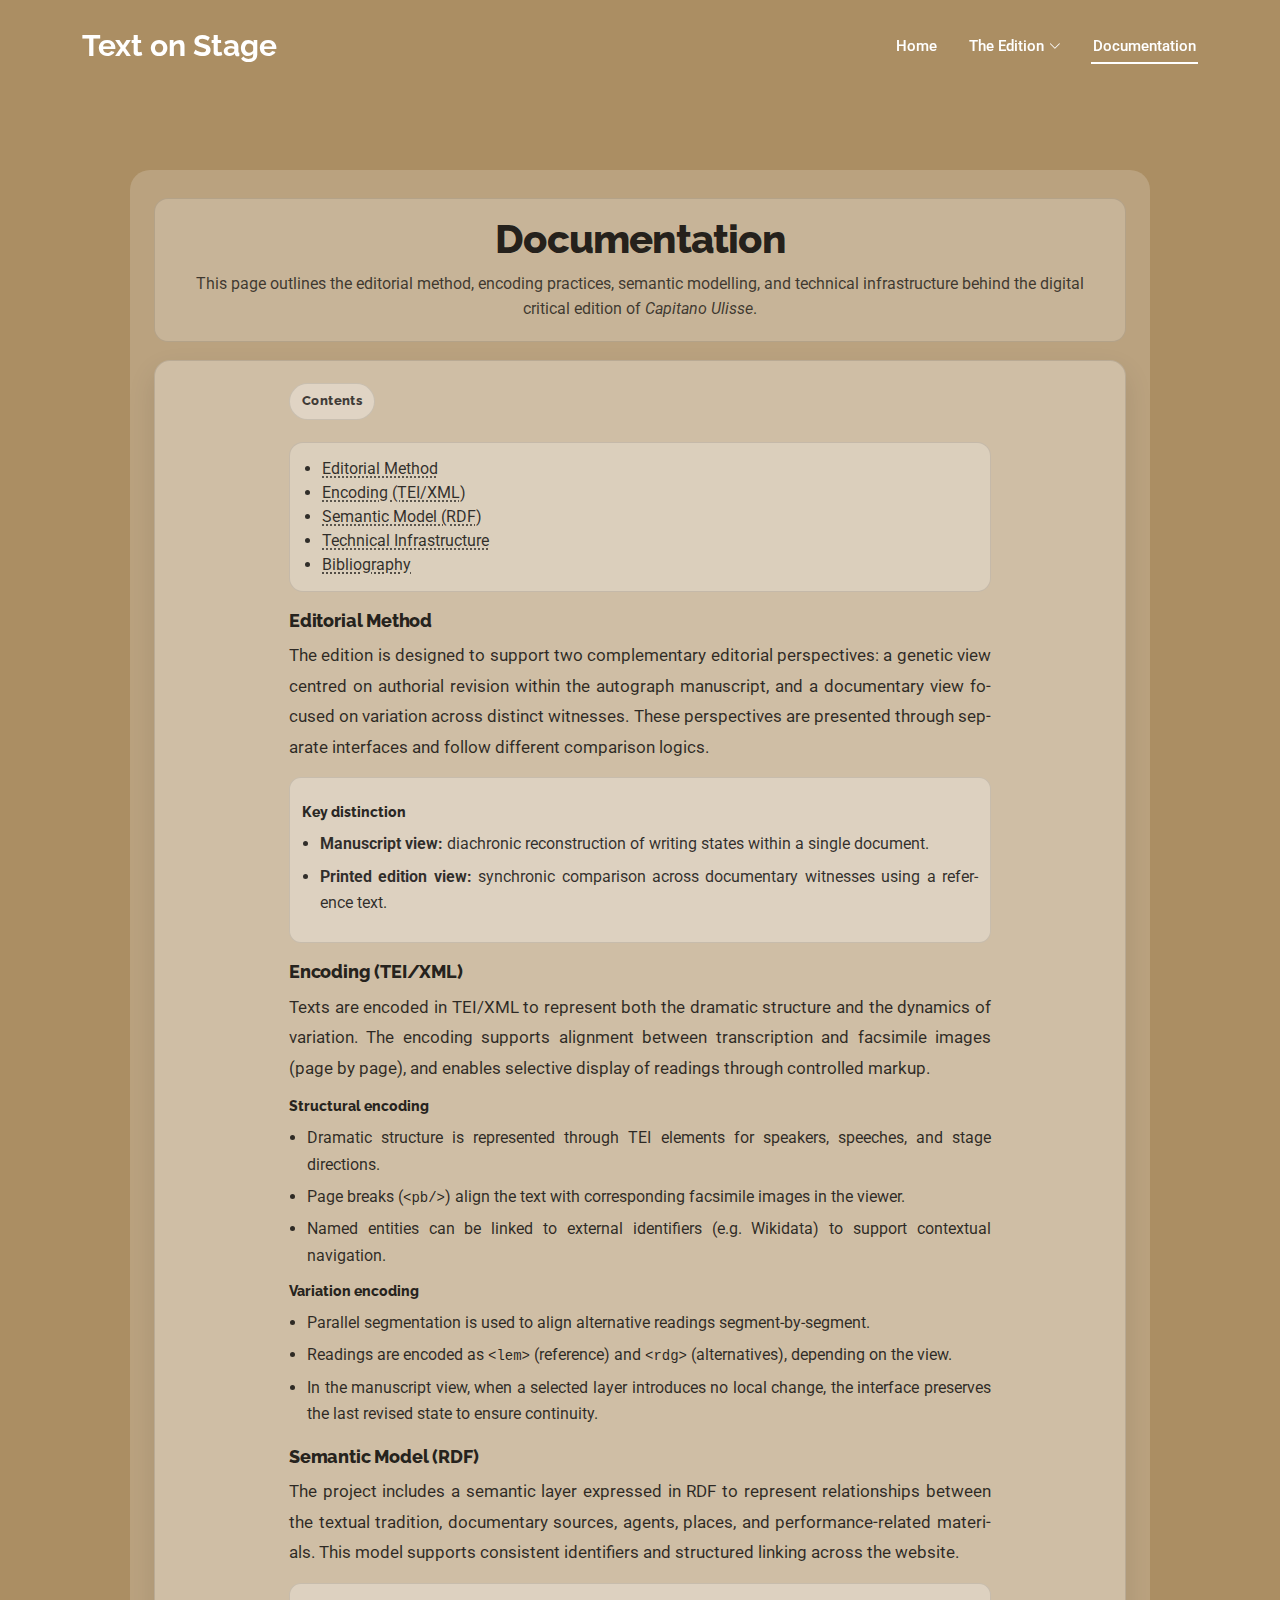
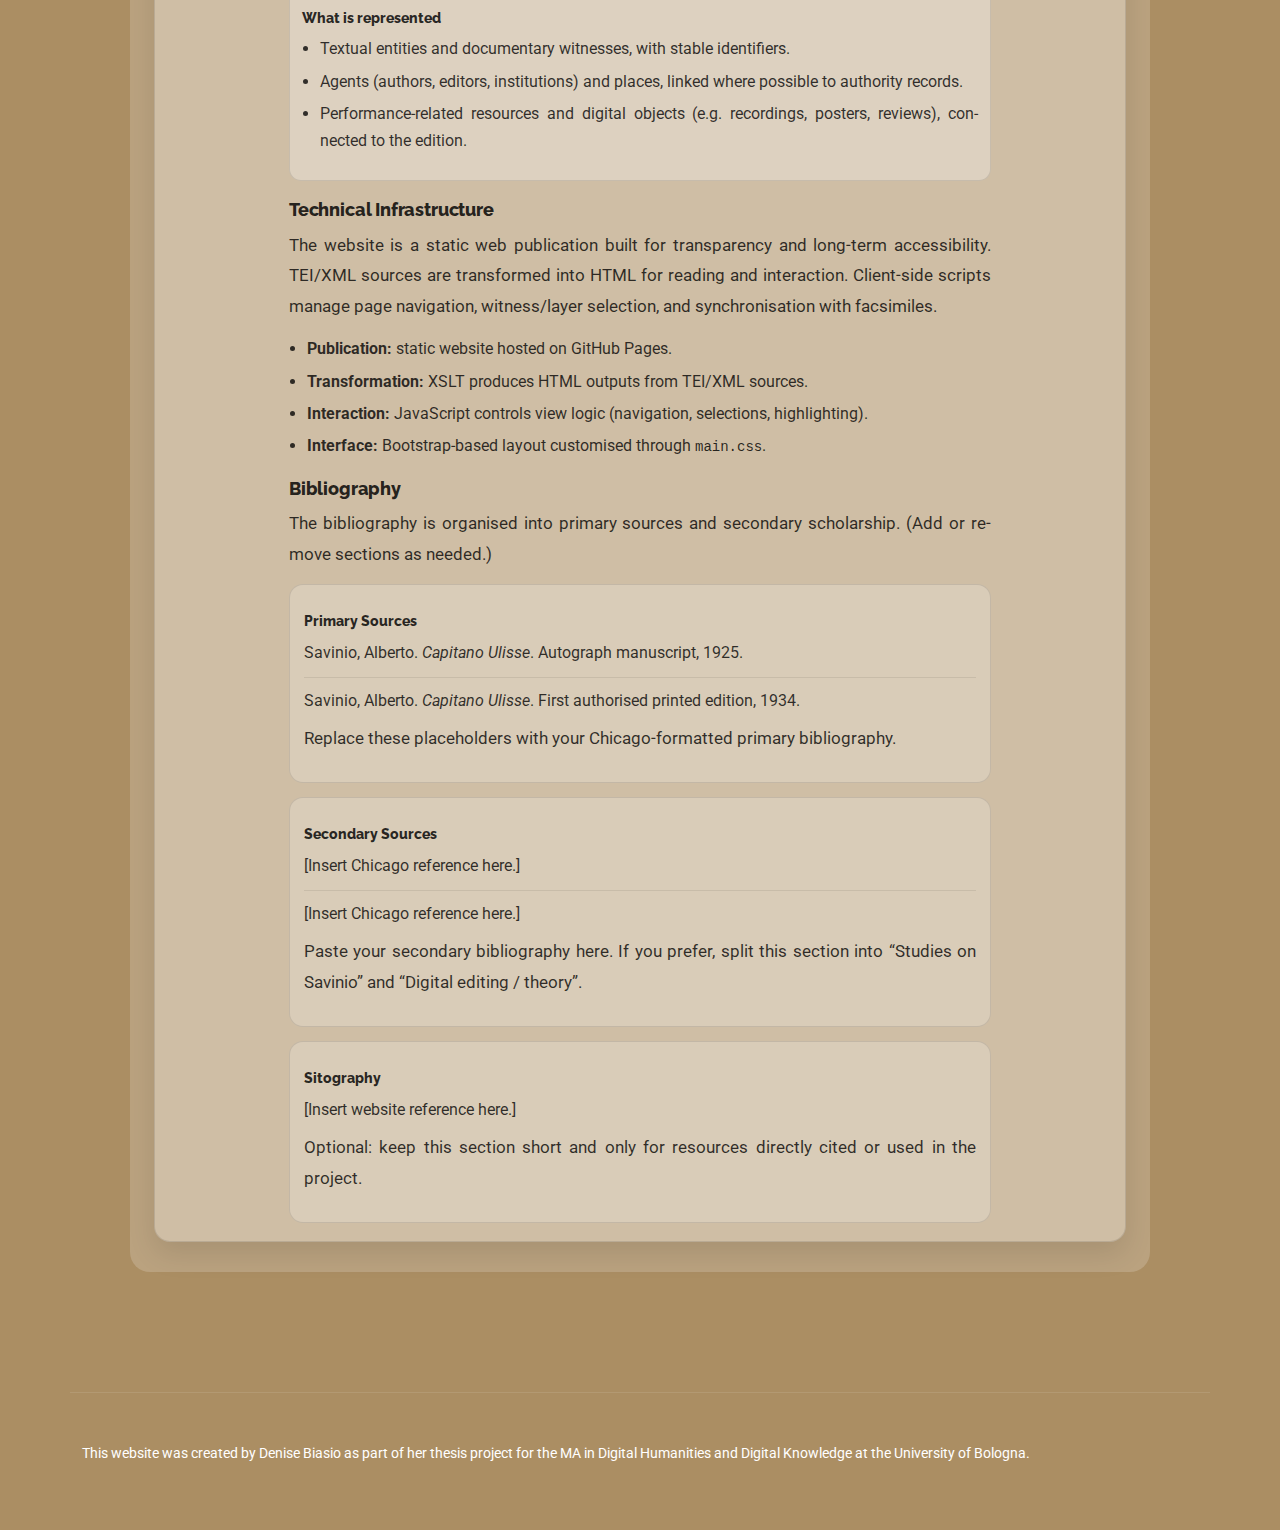
<file: Documentation.html>
<!DOCTYPE html>
<html lang="en">
<head>
  <meta charset="utf-8">
  <meta content="width=device-width, initial-scale=1.0" name="viewport">

  <title>Documentation – Text on Stage</title>
  <meta name="description" content="Documentation for the digital critical edition of Alberto Savinio’s Capitano Ulisse.">

  <link href="assets/img/favicon.png" rel="icon">
  <link href="assets/img/apple-touch-icon.png" rel="apple-touch-icon">

  <link rel="preconnect" href="https://fonts.googleapis.com">
  <link rel="preconnect" href="https://fonts.gstatic.com" crossorigin>
  <link href="https://fonts.googleapis.com/css2?family=Raleway:wght@600;700;800&family=Roboto:wght@300;400;500;700&display=swap" rel="stylesheet">

  <link href="assets/vendor/bootstrap/css/bootstrap.min.css" rel="stylesheet">
  <link href="assets/vendor/bootstrap-icons/bootstrap-icons.css" rel="stylesheet">
  <link href="assets/css/main.css" rel="stylesheet">

  <!-- Page-only styles (scoped) -->
  <style>
    body.documentation-page{
      background: var(--background-color);
    }

    body.documentation-page main.main{
      padding-top: 110px; /* space for fixed header */
      padding-bottom: 60px;
    }

    body.documentation-page .doc-shell{
      width: min(1020px, calc(100% - 36px));
      margin: 0 auto;
      padding: 28px 24px 30px;

      background: color-mix(in srgb, var(--background-color), white 18%);
      border-radius: 20px;
      color: rgba(0,0,0,0.82);
    }

    body.documentation-page .doc-header{
      padding: 18px 22px;
      margin-bottom: 18px;

      background: rgba(255,255,255,0.20);
      border: 1px solid rgba(0,0,0,0.10);
      border-radius: 14px;
    }

    body.documentation-page .doc-title{
      margin: 0;
      font-family: var(--heading-font);
      font-weight: 800;
      letter-spacing: -0.02em;
      line-height: 1.12;
      font-size: clamp(28px, 3.2vw, 40px);
      color: rgba(0,0,0,0.84);
      text-align: center;
    }

    body.documentation-page .doc-subtitle{
      margin: 10px 0 0;
      text-align: center;
      color: rgba(0,0,0,0.70);
      font-size: 15.5px;
      line-height: 1.65;
    }

    body.documentation-page .doc-card{
      background: rgba(255,255,255,0.30);
      border: 1px solid rgba(0,0,0,0.10);
      border-radius: 16px;
      padding: 22px 22px 18px;
      box-shadow: 0 12px 28px rgba(0,0,0,0.10);
    }

    body.documentation-page .doc-content{
      width: min(78ch, 100%);
      margin: 0 auto;

      text-align: justify;
      text-justify: inter-word;
      hyphens: auto;
    }

    body.documentation-page .doc-content p{
      margin: 0 0 14px 0;
      font-size: 16.5px;
      line-height: 1.85;
      color: rgba(0,0,0,0.78);
    }

    body.documentation-page .doc-content h2{
      margin: 18px 0 10px 0;
      font-family: var(--heading-font);
      font-weight: 800;
      font-size: 18px;
      color: rgba(0,0,0,0.84);
      letter-spacing: -0.01em;
    }

    body.documentation-page .doc-content h3{
      margin: 14px 0 8px 0;
      font-family: var(--heading-font);
      font-weight: 800;
      font-size: 14px;
      color: rgba(0,0,0,0.82);
    }

    body.documentation-page .doc-badge{
      display: inline-block;
      padding: 8px 12px;
      margin-bottom: 10px;

      background: rgba(255,255,255,0.35);
      border: 1px solid rgba(0,0,0,0.10);
      border-radius: 999px;

      font-family: var(--heading-font);
      font-weight: 800;
      font-size: 12.5px;
      letter-spacing: 0.03em;
      color: rgba(0,0,0,0.72);
    }

    body.documentation-page .doc-toc{
      margin: 12px 0 18px;
      padding: 14px 14px;

      background: rgba(255,255,255,0.26);
      border: 1px solid rgba(0,0,0,0.10);
      border-radius: 14px;
    }

    body.documentation-page .doc-toc ul{
      margin: 0;
      padding-left: 18px;
      color: rgba(0,0,0,0.78);
    }

    body.documentation-page .doc-toc a{
      color: rgba(0,0,0,0.78);
      text-decoration: underline dotted;
      text-underline-offset: 0.18em;
    }

    body.documentation-page .doc-callout{
      margin: 14px 0 18px;
      padding: 12px 12px;

      background: rgba(255,255,255,0.30);
      border: 1px solid rgba(0,0,0,0.10);
      border-radius: 12px;
    }

    body.documentation-page .doc-list{
      margin: 10px 0 14px;
      padding-left: 18px;
      color: rgba(0,0,0,0.78);
    }

    body.documentation-page .doc-list li{
      margin: 6px 0;
      line-height: 1.65;
    }

    /* Bibliography */
    body.documentation-page .biblio-block{
      margin-top: 8px;
      padding: 14px 14px;

      background: rgba(255,255,255,0.22);
      border: 1px solid rgba(0,0,0,0.10);
      border-radius: 14px;
    }

    body.documentation-page .biblio-list{
      margin: 10px 0 0 0;
      padding: 0;
      list-style: none;
    }

    body.documentation-page .biblio-list li{
      padding: 10px 0;
      border-top: 1px solid rgba(0,0,0,0.08);
      color: rgba(0,0,0,0.78);
      line-height: 1.65;
    }

    body.documentation-page .biblio-list li:first-child{
      border-top: 0;
      padding-top: 0;
    }

    body.documentation-page .biblio-note{
      margin: 10px 0 0;
      font-size: 14.5px;
      line-height: 1.65;
      color: rgba(0,0,0,0.70);
    }

    body.documentation-page code{
      color: rgba(0,0,0,0.82);
    }

    @media (max-width: 520px){
      body.documentation-page .doc-shell{
        padding: 18px 14px 20px;
      }
      body.documentation-page .doc-card{
        padding: 16px 16px 14px;
      }
    }
  </style>
</head>

<body class="documentation-page service-details-page">

<header id="header" class="header d-flex align-items-center fixed-top">
  <div class="container-fluid container-xl d-flex align-items-center">

    <a href="index.html" class="logo me-auto">
      <h1 class="sitename">Text on Stage</h1>
    </a>

    <nav id="navmenu" class="navmenu">
      <ul>
        <li><a href="index.html">Home</a></li>

        <li class="dropdown">
          <a href="#"><span>The Edition</span> <i class="bi bi-chevron-down"></i></a>
          <ul>
            <li><a href="Text-manuscript.html">Text – Manuscript</a></li>
            <li><a href="Text-print.html">Text – Printed Edition</a></li>
            <li><a href="Performance.html">Performance</a></li>
          </ul>
        </li>

        <!-- NEW -->
        <li><a class="active" href="documentation.html">Documentation</a></li>
      </ul>
      <i class="mobile-nav-toggle d-xl-none bi bi-list"></i>
    </nav>

  </div>
</header>

<main class="main">
  <section class="doc-intro">
    <div class="doc-shell">

      <div class="doc-header">
        <h1 class="doc-title">Documentation</h1>
        <p class="doc-subtitle">
          This page outlines the editorial method, encoding practices, semantic modelling,
          and technical infrastructure behind the digital critical edition of <em>Capitano Ulisse</em>.
        </p>
      </div>

      <div class="doc-card">
        <div class="doc-content">

          <span class="doc-badge">Contents</span>
          <div class="doc-toc">
            <ul>
              <li><a href="#editorial-method">Editorial Method</a></li>
              <li><a href="#encoding">Encoding (TEI/XML)</a></li>
              <li><a href="#semantic-model">Semantic Model (RDF)</a></li>
              <li><a href="#infrastructure">Technical Infrastructure</a></li>
              <li><a href="#bibliography">Bibliography</a></li>
            </ul>
          </div>

          <!-- 1) Editorial Method -->
          <h2 id="editorial-method">Editorial Method</h2>
          <p>
            The edition is designed to support two complementary editorial perspectives:
            a genetic view centred on authorial revision within the autograph manuscript,
            and a documentary view focused on variation across distinct witnesses.
            These perspectives are presented through separate interfaces and follow different
            comparison logics.
          </p>

          <div class="doc-callout">
            <h3>Key distinction</h3>
            <ul class="doc-list">
              <li><strong>Manuscript view:</strong> diachronic reconstruction of writing states within a single document.</li>
              <li><strong>Printed edition view:</strong> synchronic comparison across documentary witnesses using a reference text.</li>
            </ul>
          </div>

          <!-- 2) Encoding -->
          <h2 id="encoding">Encoding (TEI/XML)</h2>
          <p>
            Texts are encoded in TEI/XML to represent both the dramatic structure and the dynamics of variation.
            The encoding supports alignment between transcription and facsimile images (page by page),
            and enables selective display of readings through controlled markup.
          </p>

          <h3>Structural encoding</h3>
          <ul class="doc-list">
            <li>Dramatic structure is represented through TEI elements for speakers, speeches, and stage directions.</li>
            <li>Page breaks (<code>&lt;pb/&gt;</code>) align the text with corresponding facsimile images in the viewer.</li>
            <li>Named entities can be linked to external identifiers (e.g. Wikidata) to support contextual navigation.</li>
          </ul>

          <h3>Variation encoding</h3>
          <ul class="doc-list">
            <li>Parallel segmentation is used to align alternative readings segment-by-segment.</li>
            <li>Readings are encoded as <code>&lt;lem&gt;</code> (reference) and <code>&lt;rdg&gt;</code> (alternatives), depending on the view.</li>
            <li>In the manuscript view, when a selected layer introduces no local change, the interface preserves the last revised state to ensure continuity.</li>
          </ul>

          <!-- 3) Semantic model -->
          <h2 id="semantic-model">Semantic Model (RDF)</h2>
          <p>
            The project includes a semantic layer expressed in RDF to represent relationships between
            the textual tradition, documentary sources, agents, places, and performance-related materials.
            This model supports consistent identifiers and structured linking across the website.
          </p>

          <div class="doc-callout">
            <h3>What is represented</h3>
            <ul class="doc-list">
              <li>Textual entities and documentary witnesses, with stable identifiers.</li>
              <li>Agents (authors, editors, institutions) and places, linked where possible to authority records.</li>
              <li>Performance-related resources and digital objects (e.g. recordings, posters, reviews), connected to the edition.</li>
            </ul>
          </div>

          <!-- 4) Infrastructure -->
          <h2 id="infrastructure">Technical Infrastructure</h2>
          <p>
            The website is a static web publication built for transparency and long-term accessibility.
            TEI/XML sources are transformed into HTML for reading and interaction.
            Client-side scripts manage page navigation, witness/layer selection, and synchronisation with facsimiles.
          </p>

          <ul class="doc-list">
            <li><strong>Publication:</strong> static website hosted on GitHub Pages.</li>
            <li><strong>Transformation:</strong> XSLT produces HTML outputs from TEI/XML sources.</li>
            <li><strong>Interaction:</strong> JavaScript controls view logic (navigation, selections, highlighting).</li>
            <li><strong>Interface:</strong> Bootstrap-based layout customised through <code>main.css</code>.</li>
          </ul>

          <!-- 5) Bibliography -->
          <h2 id="bibliography">Bibliography</h2>
          <p>
            The bibliography is organised into primary sources and secondary scholarship.
            (Add or remove sections as needed.)
          </p>

          <div class="biblio-block">
            <h3>Primary Sources</h3>
            <ul class="biblio-list">
              <!-- Replace with your Chicago entries -->
              <li>
                Savinio, Alberto. <em>Capitano Ulisse</em>. Autograph manuscript, 1925.
              </li>
              <li>
                Savinio, Alberto. <em>Capitano Ulisse</em>. First authorised printed edition, 1934.
              </li>
            </ul>
            <p class="biblio-note">
              Replace these placeholders with your Chicago-formatted primary bibliography.
            </p>
          </div>

          <div class="biblio-block" style="margin-top: 14px;">
            <h3>Secondary Sources</h3>
            <ul class="biblio-list">
              <!-- Replace with your Chicago entries -->
              <li>
                [Insert Chicago reference here.]
              </li>
              <li>
                [Insert Chicago reference here.]
              </li>
            </ul>
            <p class="biblio-note">
              Paste your secondary bibliography here. If you prefer, split this section into “Studies on Savinio” and “Digital editing / theory”.
            </p>
          </div>

          <div class="biblio-block" style="margin-top: 14px;">
            <h3>Sitography</h3>
            <ul class="biblio-list">
              <!-- Optional -->
              <li>
                [Insert website reference here.]
              </li>
            </ul>
            <p class="biblio-note">
              Optional: keep this section short and only for resources directly cited or used in the project.
            </p>
          </div>

        </div>
      </div>

    </div>
  </section>
</main>

<footer id="footer" class="footer accent-background">
  <div class="container footer-top">
    <p>
      This website was created by Denise Biasio as part of her thesis project for the
      MA in Digital Humanities and Digital Knowledge at the University of Bologna.
    </p>
  </div>
</footer>

<script src="assets/vendor/bootstrap/js/bootstrap.bundle.min.js"></script>
<script src="assets/js/main.js"></script>

</body>
</html>
</file>
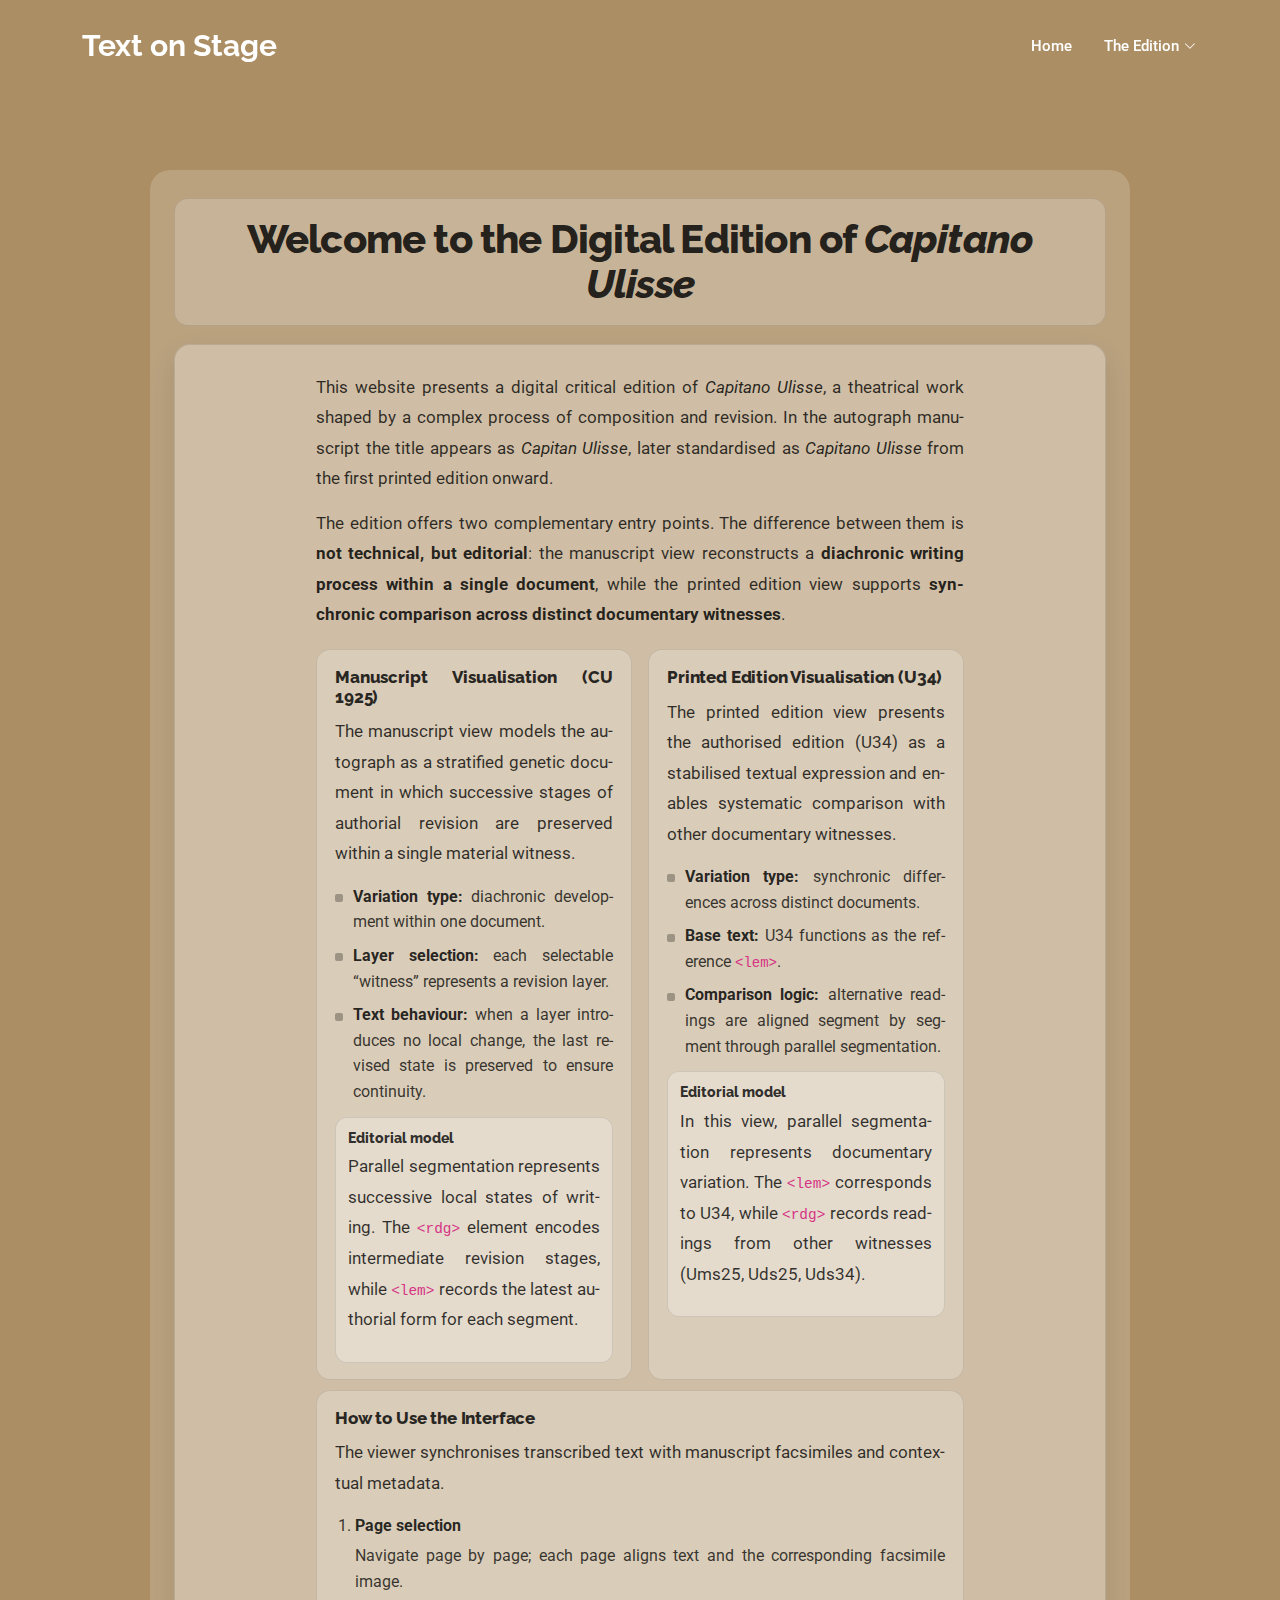
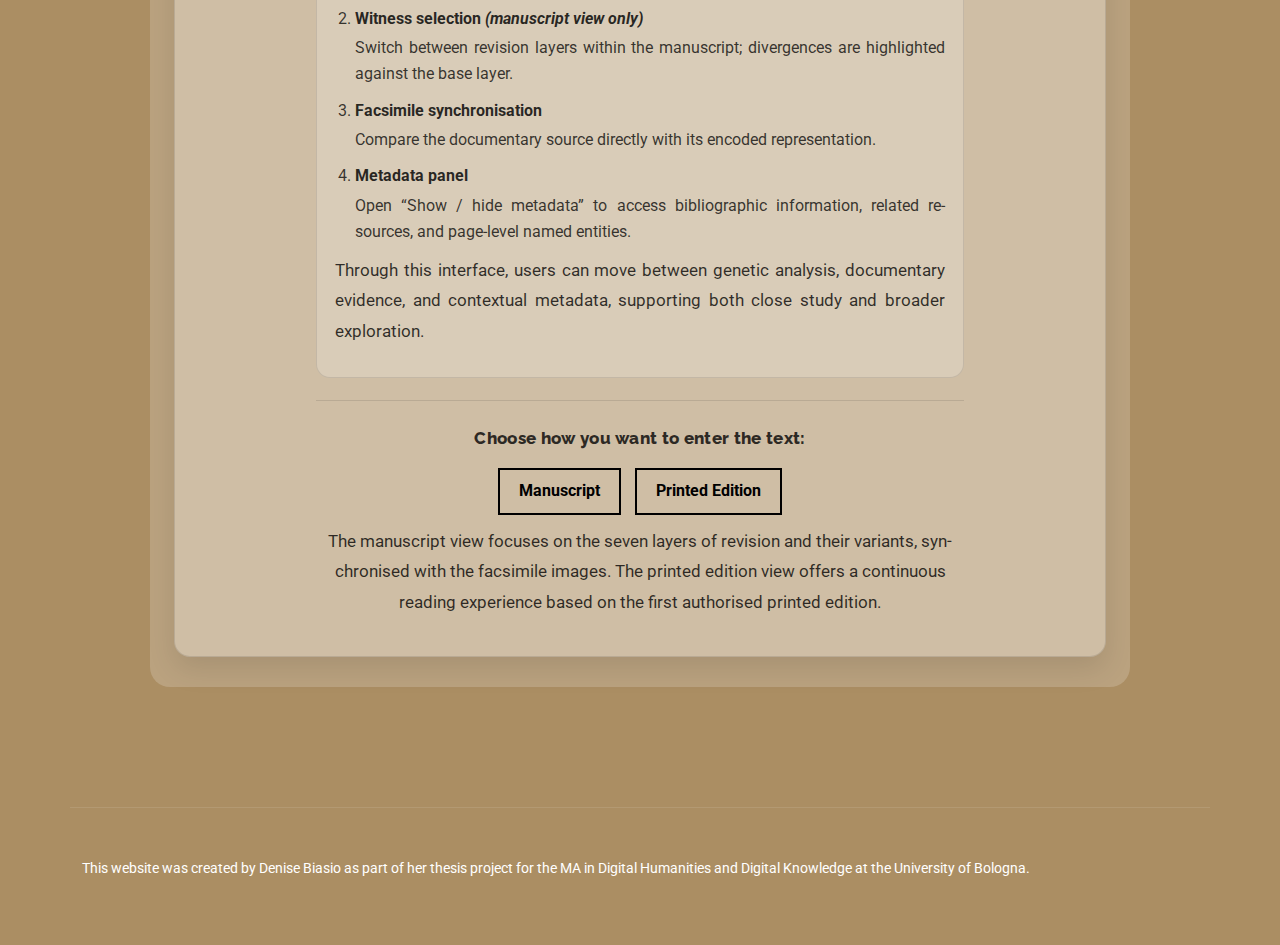
<file: Edition.html>
<!DOCTYPE html>
<html lang="en">
<head>
  <meta charset="utf-8">
  <meta content="width=device-width, initial-scale=1.0" name="viewport">

  <title>Capitano Ulisse – Digital Edition</title>
  <meta name="description" content="Digital critical edition of Alberto Savinio’s Capitano Ulisse.">

  <link href="assets/img/favicon.png" rel="icon">
  <link href="assets/img/apple-touch-icon.png" rel="apple-touch-icon">

  <link rel="preconnect" href="https://fonts.googleapis.com">
  <link rel="preconnect" href="https://fonts.gstatic.com" crossorigin>
  <link href="https://fonts.googleapis.com/css2?family=Raleway:wght@600;700;800&family=Roboto:wght@300;400;500;700&display=swap" rel="stylesheet">

  <link href="assets/vendor/bootstrap/css/bootstrap.min.css" rel="stylesheet">
  <link href="assets/vendor/bootstrap-icons/bootstrap-icons.css" rel="stylesheet">
  <link href="assets/CSS/main.css" rel="stylesheet">
</head>

<body class="service-details-page edition-landing">

<header id="header" class="header d-flex align-items-center fixed-top">
  <div class="container-fluid container-xl d-flex align-items-center">

    <a href="index.html" class="logo me-auto">
      <h1 class="sitename">Text on Stage</h1>
    </a>

    <nav id="navmenu" class="navmenu">
      <ul>
        <li><a href="index.html">Home</a></li>
        <li class="dropdown">
          <a href="#"><span>The Edition</span> <i class="bi bi-chevron-down"></i></a>
          <ul>
            <li><a href="Text-manuscript.html">Text – Manuscript</a></li>
            <li><a href="Text-print.html">Text – Printed Edition</a></li>
            <li><a href="Performance.html">Performance</a></li>
          </ul>
        </li>
      </ul>
    </nav>

  </div>
</header>

<main class="main">

  <section class="edition-intro">
    <div class="edition-shell">

      <div class="edition-header">
        <h1 class="edition-title">
          Welcome to the Digital Edition of <em>Capitano Ulisse</em>
        </h1>
      </div>

      <div class="edition-card">
        <div class="edition-content">

          <div class="edition-lead">

            <p>
              This website presents a digital critical edition of <em>Capitano Ulisse</em>, a theatrical work shaped by a complex
              process of composition and revision. In the autograph manuscript the title appears as
              <em>Capitan Ulisse</em>, later standardised as <em>Capitano Ulisse</em> from the first printed edition onward.
            </p>

            <p class="edition-kicker">
              The edition offers two complementary entry points. The difference between them is
              <strong>not technical, but editorial</strong>: the manuscript view reconstructs a
              <strong>diachronic writing process within a single document</strong>, while the printed edition view
              supports <strong>synchronic comparison across distinct documentary witnesses</strong>.
            </p>
          </div>

          <div class="edition-grid">

            <section class="edition-block">
              <h2>Manuscript Visualisation (CU 1925)</h2>

              <p>
                The manuscript view models the autograph as a stratified genetic document in which
                successive stages of authorial revision are preserved within a single material witness.
              </p>

              <ul class="edition-bullets">
                <li><strong>Variation type:</strong> diachronic development within one document.</li>
                <li><strong>Layer selection:</strong> each selectable “witness” represents a revision layer.</li>
                <li><strong>Text behaviour:</strong> when a layer introduces no local change, the last revised state is preserved to ensure continuity.</li>
              </ul>

              <div class="edition-callout">
                <h3>Editorial model</h3>
                <p>
                  Parallel segmentation represents successive local states of writing.
                  The <code>&lt;rdg&gt;</code> element encodes intermediate revision stages,
                  while <code>&lt;lem&gt;</code> records the latest authorial form for each segment.
                </p>
              </div>
            </section>

            <section class="edition-block">
              <h2>Printed Edition Visualisation (U34)</h2>

              <p>
                The printed edition view presents the authorised edition (U34) as a stabilised textual
                expression and enables systematic comparison with other documentary witnesses.
              </p>

              <ul class="edition-bullets">
                <li><strong>Variation type:</strong> synchronic differences across distinct documents.</li>
                <li><strong>Base text:</strong> U34 functions as the reference <code>&lt;lem&gt;</code>.</li>
                <li><strong>Comparison logic:</strong> alternative readings are aligned segment by segment through parallel segmentation.</li>
              </ul>

              <div class="edition-callout">
                <h3>Editorial model</h3>
                <p>
                  In this view, parallel segmentation represents documentary variation.
                  The <code>&lt;lem&gt;</code> corresponds to U34, while
                  <code>&lt;rdg&gt;</code> records readings from other witnesses (Ums25, Uds25, Uds34).
                </p>
              </div>
            </section>

          </div>

          <section class="edition-block edition-howto">
            <h2>How to Use the Interface</h2>

            <p class="edition-small">
              The viewer synchronises transcribed text with manuscript facsimiles and contextual metadata.
            </p>

            <ol class="edition-steps">
              <li>
                <span class="step-title">Page selection</span>
                <span class="step-text">Navigate page by page; each page aligns text and the corresponding facsimile image.</span>
              </li>
              <li>
                <span class="step-title">Witness selection <em>(manuscript view only)</em></span>
                <span class="step-text">Switch between revision layers within the manuscript; divergences are highlighted against the base layer.</span>
              </li>
              <li>
                <span class="step-title">Facsimile synchronisation</span>
                <span class="step-text">Compare the documentary source directly with its encoded representation.</span>
              </li>
              <li>
                <span class="step-title">Metadata panel</span>
                <span class="step-text">Open “Show / hide metadata” to access bibliographic information, related resources, and page-level named entities.</span>
              </li>
            </ol>

            <p class="edition-small">
              Through this interface, users can move between genetic analysis, documentary evidence,
              and contextual metadata, supporting both close study and broader exploration.
            </p>
          </section>

          <div class="edition-cta">
            <p class="edition-cta-title">Choose how you want to enter the text:</p>

            <div class="edition-cta-buttons">
              <a class="cta" href="Ums25.html">Manuscript</a>
              <a class="cta" href="U34.html">Printed Edition</a>
            </div>

            <p class="edition-note">
              The manuscript view focuses on the seven layers of revision and their variants,
              synchronised with the facsimile images. The printed edition view offers a
              continuous reading experience based on the first authorised printed edition.
            </p>
          </div>

        </div>
      </div>
    </div>
  </section>

</main>

<footer id="footer" class="footer accent-background">
  <div class="container footer-top">
    <p>
      This website was created by Denise Biasio as part of her thesis project for the
      MA in Digital Humanities and Digital Knowledge at the University of Bologna.
    </p>
  </div>
</footer>

<script src="assets/vendor/bootstrap/js/bootstrap.bundle.min.js"></script>
<script src="assets/js/main.js"></script>

</body>
</html>
</file>
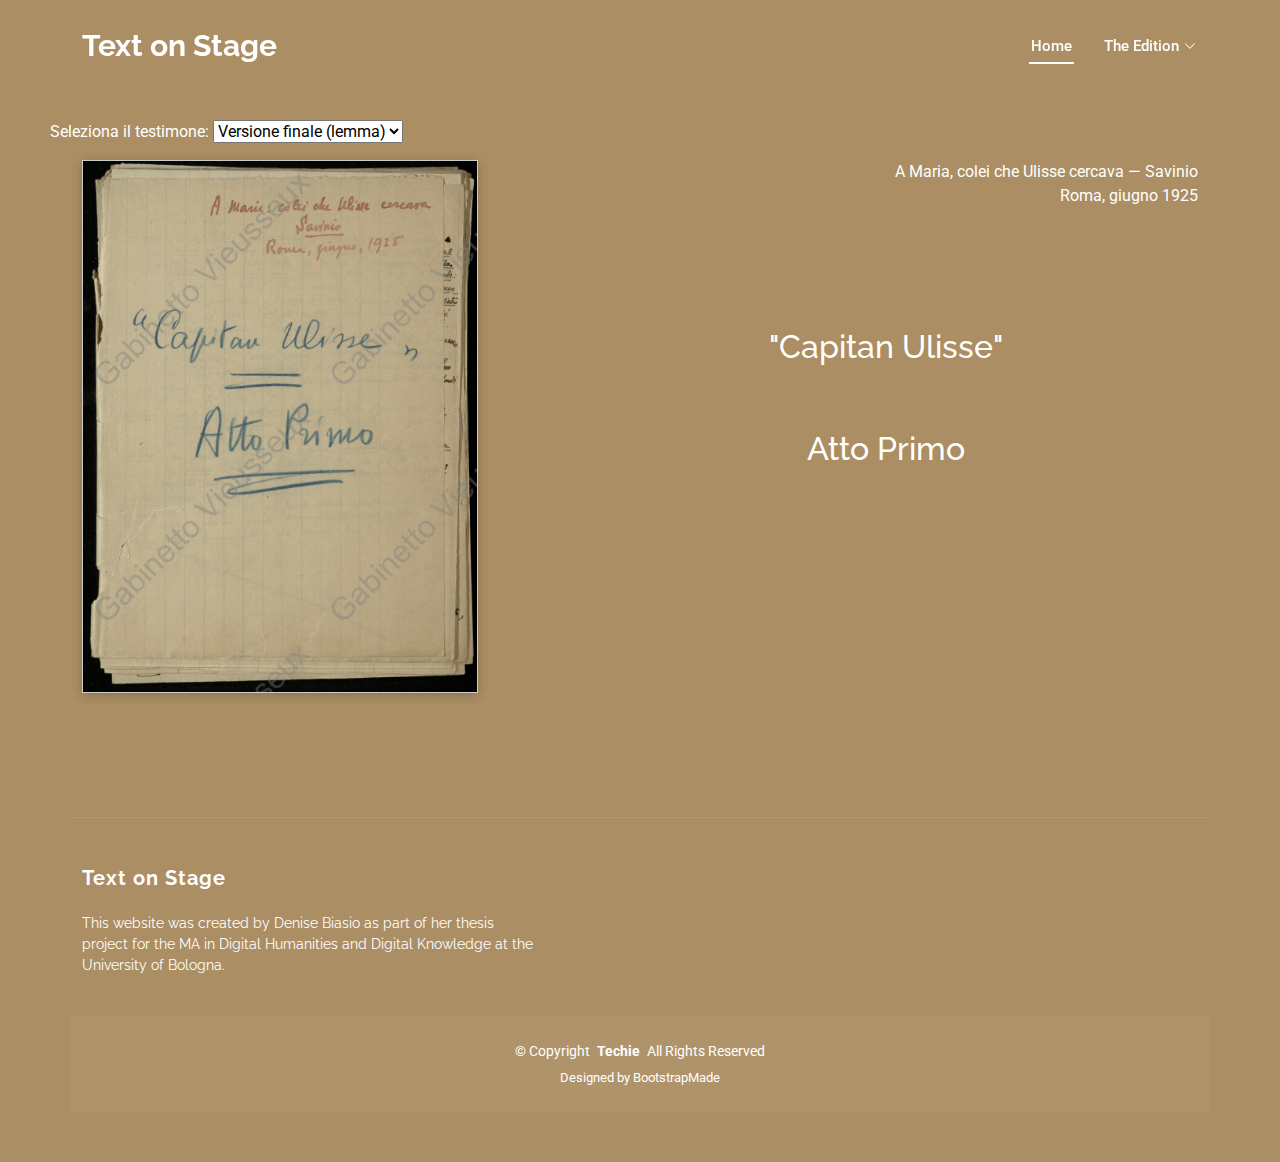
<file: Text.html>
<!DOCTYPE html>

<html lang="en">
<head>
<meta charset="utf-8"/>
<meta content="width=device-width, initial-scale=1.0" name="viewport"/>
<title>Capitano Ulisse</title>
<meta content="" name="description"/>
<meta content="" name="keywords"/>
<!-- Favicons -->
<link href="assets/img/theater.png" rel="icon"/>
<!-- Fonts -->
<link href="https://fonts.googleapis.com" rel="preconnect"/>
<link crossorigin="" href="https://fonts.gstatic.com" rel="preconnect"/>
<link href="https://fonts.googleapis.com/css2?family=Roboto:ital,wght@0,100;0,300;0,400;0,500;0,700;0,900;1,100;1,300;1,400;1,500;1,700;1,900&amp;family=Raleway:ital,wght@0,100;0,200;0,300;0,400;0,500;0,600;0,700;0,800;0,900;1,100;1,200;1,300;1,400;1,500;1,600;1,700;1,800;1,900&amp;display=swap" rel="stylesheet"/>
<link href="https://fonts.googleapis.com" rel="preconnect"/>
<link crossorigin="" href="https://fonts.gstatic.com" rel="preconnect"/>
<link href="https://fonts.googleapis.com/css2?family=Homemade+Apple&amp;family=Roboto:ital,wght@0,100..900;1,100..900&amp;display=swap" rel="stylesheet"/>
<!-- Vendor CSS Files -->
<link href="assets/vendor/bootstrap/css/bootstrap.min.css" rel="stylesheet"/>
<link href="assets/vendor/bootstrap-icons/bootstrap-icons.css" rel="stylesheet"/>
<link href="assets/vendor/aos/aos.css" rel="stylesheet"/>
<link href="assets/vendor/glightbox/css/glightbox.min.css" rel="stylesheet"/>
<link href="assets/vendor/swiper/swiper-bundle.min.css" rel="stylesheet"/>
<!-- Main CSS File -->
<link href="assets/css/main.css" rel="stylesheet"/>
<script defer="" src="assets/js/edition.js"></script>
<style>
     .page-block {
      display: none;
      flex-direction: row;
      align-items: flex-start;
      gap: 2rem;
      margin-bottom: 3rem;
    }
    .page-block.active {
      display: flex;
    }
    .salute {
  text-align: right;
}
    .image-column {
      width: 40%;
    }

    .text-column,
.image-column {
  padding: 1rem 2rem; /* Spazio interno: 1rem in alto/basso, 2rem a destra/sinistra */
}
  
    .image-column img {
      max-width: 100%;
      height: auto;
      border: 1px solid #ccc;
      box-shadow: 0 2px 10px rgba(0,0,0,0.2);
    }
    .image-caption {
      margin-top: 10px;
      font-size: 1rem;
      color: #333;
      font-weight: bold;
    }
    .text-column {
      width: 60%;
    }
    .navigation {
      margin: 1rem 0;
      text-align: center;
      padding-bottom: 5px;
      padding-top: 5px;
    }
    .navigation button {
      padding: 0.5rem 1rem;
      font-size: 1rem;
    }
    .pb {
      display: block;
      margin-bottom: 0.5rem;
      font-style: italic;
      color: #555;
    }
    .wit0 { color: #3366cc; background-color: inherit !important; }
    .wit5 { color: #228B22; background-color: inherit !important; }
    .wit6 { color: #b22222; background-color: inherit !important; }
    .lem { transition: color 0.3s ease; }
    .resto { display: block; margin-left: 100px; }
    .sinistra { float: left; margin-right: 10px; }
    em { font-style: italic; font-weight: normal !important; }
  
.text-column .head,
.text-column .atto {
  text-align: center;
  display: block;
  margin: 1rem auto;
}
.fallback {
  color: white !important;
  background-color: transparent;
  font-style: italic;
}
#variants {
  padding-top: 120px;
  padding-left: 50px;
  padding-right: 50px;
  
}
</style>
<!-- =======================================================
  * Template Name: Techie
  * Template URL: https://bootstrapmade.com/techie-free-skin-bootstrap-3/
  * Updated: Aug 07 2024 with Bootstrap v5.3.3
  * Author: BootstrapMade.com
  * License: https://bootstrapmade.com/license/
  ======================================================== -->
</head>
<body class="index-page">
  <header id="header" class="header d-flex align-items-center fixed-top">
      <div class="container-fluid container-xl position-relative d-flex align-items-center">
  
        <a href="index.html" class="logo d-flex align-items-center me-auto">
          <!-- Uncomment the line below if you also wish to use an image logo -->
          <!-- <img src="assets/img/logo.png" alt=""> -->
          <h1 class="sitename">Text on Stage</h1>
        </a>
  
        <nav id="navmenu" class="navmenu">
          <ul>
            <li><a href="index.html" class="active">Home</a></li>
            <li class="dropdown"><a href="#edition"><span>The Edition</span> <i class="bi bi-chevron-down toggle-dropdown"></i></a>
              <ul>
                <li><a href="Text.html">Text</a></li>
                <li><a href="Performance.html">Performance</a></li>
              </ul>
            </li>
          </ul>
          <i class="mobile-nav-toggle d-xl-none bi bi-list"></i>
          </nav>
  
      </div>
    </header>
<main class="main">
<section class="contact section" id="variants">
<!-- Controllo globale -->
<!-- Selezione Globale -->
<label for="global-wit">Seleziona il testimone:</label>
<select id="global-wit">
<option selected="selected" value="lem">Versione finale (lemma)</option>
<option value="wit0">strato0</option>
<option value="wit1">strato1</option>
<option value="wit2">strato2</option>
<option value="wit3">strato3</option>
<option value="wit4">strato4</option>
<option value="wit5">strato5</option>
<option value="wit6">strato6</option>
<option value="wit7">strato7</option>
</select>


<div id="edition-view">
<!-- Pagina Title -->
<div class="page-block active" data-page="Title">

<div class="image-column">
<img alt="Pagina Title" class="manuscript-image" id="manuscript-image" src="images/Title.jpg"/>
</div>
<div class="text-column">

<p class="salute">
          A <a class="persName" href="#MS">Maria</a>, colei che
          <a class="name" href="#Ulisse">Ulisse</a> cercava —
          <span class="persName signature"><a href="#AS">Savinio</a></span><br/>
<span class="placeName"><a href="https://www.wikidata.org/wiki/Q220" target="_blank">Roma</a></span>,
          <time datetime="1925-06">giugno 1925</time>
</p>
<br/>
<div style="height: 4rem;"></div><h2 class="head">"Capitan <a class="persName" href="#Ulisse">Ulisse</a>" </h2>
<div class="attributed-act" data-act="1">
  <div style="height: 2rem;"></div><h2 class="atto">Atto Primo</h2>

</div>
</div>
</div><div class="page-block" data-page="1">
<div class="image-column">
<img alt="Pagina 1" class="manuscript-image" src="images/page1.jpg"/>
</div>
<div class="text-column">
<div class="choice text-block">
<span class="lem" data-wit="wit6">
<p class="resto"><em>Atto Primo</em></p>
<p class="resto"><em>Sipario chiuso.</em></p>
<p><span class="sinistra"><b>Euriloco</b></span></p>
<p class="resto"><em>Vecchio lupo di mare barba a gorgiera, maglione scuro e calzoni di velluto, viene sul proscenio e va a sedersi sul primo gradino della scala che unisce il palcoscenico alla platea. È accigliato nero. Cava la pipa di tasca, l'accende: la pipa non tira.</em></p>
</span>
<span class="variant" data-mode="replace" data-wit="wit0">
<p><span class="sinistra"><b>Euriloco</b></span></p>
</span>
<span class="variant" data-wit="wit5">
<p class="resto"><em>Atto Primo</em></p>
<p class="resto"><em>Sipario chiuso.</em></p>
<p class="sinistra"><b>Euriloco</b></p>
<p class="resto"><em>Vecchio lupo di mare barba a gorgiera, maglione scuro e calzoni di velluto, viene sul proscenio si va a sedere sul primo gradino della scala che unisce il palcoscenico alla platea. È accigliato nero. Cava la pipa di tasca, l'accende: la pipa non tira.</em></p>
</span>
</div>
<p class="resto">Porca miseria! <i>Poppa rabbiosamente</i> Dio paffico!</p>
<div class="choice text-block">
<span class="lem" data-wit="wit5"><p class="resto"><em>Brucia parecchi fiammiferi uno dietro l’altro:</em></p></span>
<span class="variant" data-wit="wit0"><p class="resto"><em>brucia un altro fiammifero:</em></p></span>
</div>
<p class="resto"><em>la pipa s'ostina a non tirare.</em> Madonna pie' di pollo! Anche "Alessandra" ci si mette! Boh!..</p>
<p class="resto">O fumare o morire! <em>Scruta dentro il fornello.</em> Dio bompresso e libeccioso!.. Cenere! cenere!.. Chi dice cenere dice zero. <em>Si fruga nelle tasche.</em> Nulla! nemmeno</p>
<div class="choice text-block">
<span class="lem" data-wit="wit5"><p class="resto">il chicco di grazia che</p></span>
<span class="variant" data-wit="wit0"><p class="resto">l'ultimo chicco di riso</p></span>
</div>
<p class="resto">si dà ai</p>
<div class="choice text-block">
<span class="lem" data-wit="wit5"><p class="resto">condannati. Dio sprofondi l'Isola di Circe.</p></span>
<span class="variant" data-wit="wit0"><p class="resto">moribondi</p></span>
</div>
<p> <span class="sinistra">Spettatore</span></p>
     <div class="choice text-block">
          <span class="lem" data-wit="wit6" class="resto"><em>Seduto in una poltrona di prima fila. Signore sulla cinquantina e calvo; cerimonioso, burocratico, banale.</em></span>
          <span class="variant" data-wit="wit0" class="resto"></span>
          <span class="variant" data-wit="wit5" class="resto"><em>Seduto in una poltrona di prima fila. Signore sulla cinquatina, cerimonioso, buocratico, banale.</em></span>
     </div>
     <p class="resto">Salute a lei, maestro.</p>
</div>
<div class="navigation">
  <button id="prevPage">◀ Pagina precedente</button>
  <button id="nextPage">Pagina successiva ▶</button>
  </div>
</div></section></main>
<footer id="footer" class="footer accent-background">

  <div class="container footer-top">
    <div class="row gy-4">
      <div class="col-lg-5 col-md-12 footer-about">
        <a href="index.html" class="logo d-flex align-items-center">
          <span class="sitename">Text on Stage</span>
        </a>
        <p>This website was created by Denise Biasio as part of her thesis project for the MA in Digital Humanities and Digital Knowledge at the University of Bologna.</p>
      </div>

    </div>
  </div>

  <div class="container copyright text-center mt-4">
    <p>© <span>Copyright</span> <strong class="px-1 sitename">Techie</strong> <span>All Rights Reserved</span></p>
    <div class="credits">
      <!-- All the links in the footer should remain intact. -->
      <!-- You can delete the links only if you've purchased the pro version. -->
      <!-- Licensing information: https://bootstrapmade.com/license/ -->
      <!-- Purchase the pro version with working PHP/AJAX contact form: [buy-url] -->
      Designed by <a href="https://bootstrapmade.com/">BootstrapMade</a>
    </div>
  </div>

</footer>

<!-- Scroll Top -->
<a href="#" id="scroll-top" class="scroll-top d-flex align-items-center justify-content-center"><i class="bi bi-arrow-up-short"></i></a>

<!-- Preloader -->
<div id="preloader"></div>

<!-- Vendor JS Files -->
<script src="assets/vendor/bootstrap/js/bootstrap.bundle.min.js"></script>
<script src="assets/vendor/php-email-form/validate.js"></script>
<script src="assets/vendor/aos/aos.js"></script>
<script src="assets/vendor/glightbox/js/glightbox.min.js"></script>
<script src="assets/vendor/purecounter/purecounter_vanilla.js"></script>
<script src="assets/vendor/swiper/swiper-bundle.min.js"></script>
<script src="assets/vendor/imagesloaded/imagesloaded.pkgd.min.js"></script>
<script src="assets/vendor/isotope-layout/isotope.pkgd.min.js"></script>

<!-- Main JS File -->
<script src="assets/js/main.js"></script>
</body></html>
</file>
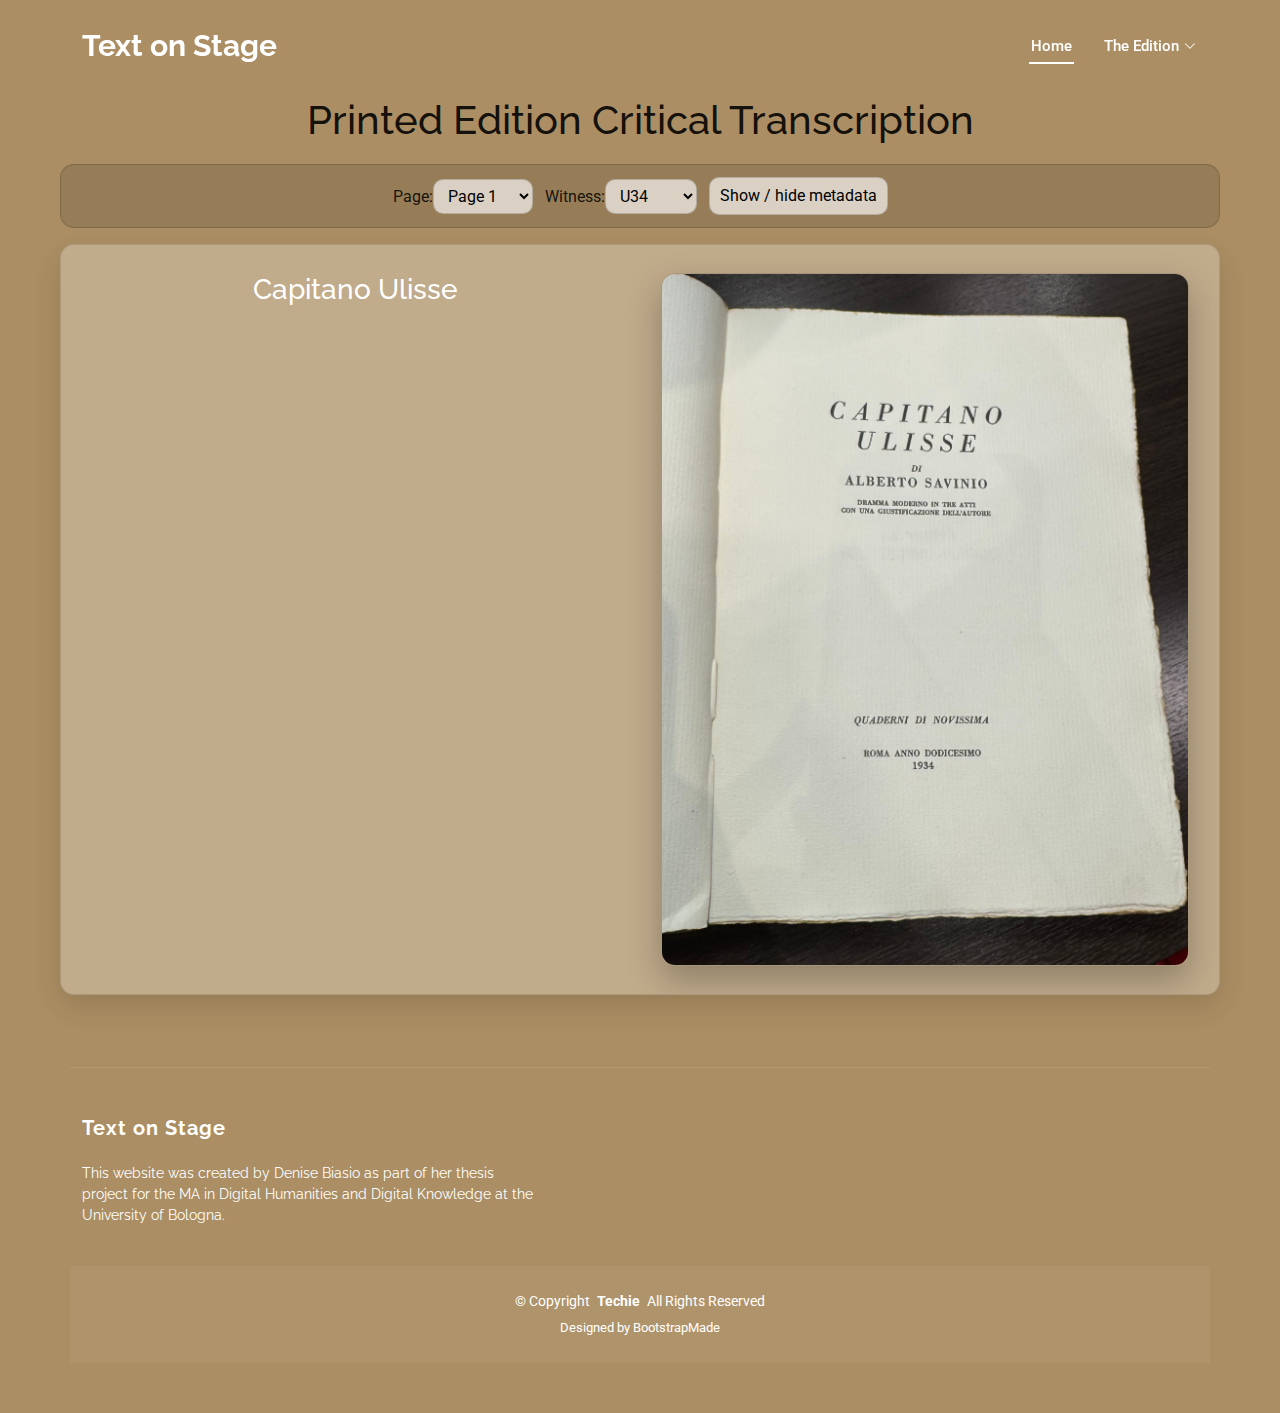
<file: U34.html>
<!DOCTYPE html>
<html vocab="https://schema.org/" prefix="ex: https://capitanulisse.example.org/id/ frbroo: http://iflastandards.info/ns/fr/frbr/frbroo/ xsd: http://www.w3.org/2001/XMLSchema#">

<head>
  <meta http-equiv="Content-Type" content="text/html; charset=UTF-8">
  <meta content="width=device-width, initial-scale=1.0" name="viewport">
  <title>Capitano Ulisse </title>
  

  <!-- Favicons -->
  <link href="assets/img/favicon.png" rel="icon">
  <link href="assets/img/apple-touch-icon.png" rel="apple-touch-icon">

  <!-- Fonts -->
  <link href="https://fonts.googleapis.com" rel="preconnect">
  <link href="https://fonts.gstatic.com" rel="preconnect" crossorigin>
  <link href="https://fonts.googleapis.com/css2?family=Roboto:ital,wght@0,100;0,300;0,400;0,500;0,700;0,900;1,100;1,300;1,400;1,500;1,700;1,900&family=Raleway:ital,wght@0,100;0,200;0,300;0,400;0,500;0,600;0,700;0,800;0,900;1,100;1,200;1,300;1,400;1,500;1,600;1,700;1,800;1,900&display=swap" rel="stylesheet">

  <!-- Vendor CSS Files -->
  <link href="assets/vendor/bootstrap/css/bootstrap.min.css" rel="stylesheet">
  <link href="assets/vendor/bootstrap-icons/bootstrap-icons.css" rel="stylesheet">
  <link href="assets/vendor/aos/aos.css" rel="stylesheet">
  <link href="assets/vendor/glightbox/css/glightbox.min.css" rel="stylesheet">
  <link href="assets/vendor/swiper/swiper-bundle.min.css" rel="stylesheet">

  <!-- Main CSS File -->
  <link href="assets/CSS/main.css" rel="stylesheet">
</head>

<body class="service-details-page">

  <header id="header" class="header d-flex align-items-center fixed-top">
    <div class="container-fluid container-xl position-relative d-flex align-items-center">

      <a href="index.html" class="logo d-flex align-items-center me-auto">
        <h1 class="sitename">Text on Stage</h1>
      </a>

      <nav id="navmenu" class="navmenu">
        <ul>
          <li><a href="index.html" class="active">Home</a></li>
          <li class="dropdown"><a href="#edition"><span>The Edition</span> <i class="bi bi-chevron-down toggle-dropdown"></i></a>
            <ul>
              <li><a href="Text-manuscript.html">Text – Manuscript</a></li>
              <li><a href="Text-print.html">Text – Printed Edition</a></li>
              <li><a href="Performance.html">Performance</a></li>
            </ul>
          </li>
        </ul>
        <i class="mobile-nav-toggle d-xl-none bi bi-list"></i>
      </nav>
    </div>
  </header>

   <div class="manuscript-viewer" data-default-wit="U34" about="id/expr/print1934" typeof="frbroo:F2_Expression">
      <div class="rdfa-graph" hidden="hidden">
         <div hidden="hidden" about="id/work/CU" typeof="frbroo:F1_Work"><span property="schema:name" lang="it">Capitano Ulisse</span><span rel="frbroo:R3_is_realised_in" resource="id/expr/ms1925"></span><span rel="frbroo:R3_is_realised_in" resource="id/expr/ts1925"></span><span rel="frbroo:R3_is_realised_in" resource="id/expr/ts1934"></span><span rel="frbroo:R3_is_realised_in" resource="id/expr/print1934"></span></div>
         <div hidden="hidden" about="id/expr/print1934" typeof="frbroo:F2_Expression"><span property="dct:type" lang="en">Printed edition text (1934)</span><span rel="frbroo:R2_is_derivative_of" resource="id/expr/ts1934"></span><span rel="frbroo:R4_is_embodied_in" resource="id/manifest/print1934"></span><span rel="schema:url" resource="U34.html"></span><span rel="dct:relation" resource="id/expr/stageText/1991"></span><span rel="dct:relation" resource="id/expr/stageText/2009-07"></span><span rel="dct:relation" resource="id/expr/stageText/2022"></span></div>
         <div hidden="hidden" about="id/manifest/print1934" typeof="frbroo:F3_Manifestation_Product_Type"><span property="schema:name" lang="en">Capitano Ulisse &#8211; Printed edition (1934)</span></div>
         <div hidden="hidden" about="id/manifest/print1934-ex_FSAV-994" typeof="frbroo:F4_Manifestation_Singleton"><span property="schema:name" lang="en">Capitano Ulisse &#8211; Printed exemplar (1934) [Vieusseux]</span><span rel="frbroo:R7_is_example_of" resource="id/manifest/print1934"></span><span rel="crm:P50_has_current_keeper" resource="id/repo/print-repo"></span><span rel="crm:P48_has_preferred_identifier" resource="id/id/print1934-id"></span></div>
         <div hidden="hidden" about="id/repo/print-repo" typeof="crm:E40_Legal_Body"><span property="schema:name">Biblioteca del Gabinetto Scientifico Letterario G.P. Vieusseux</span><span rel="schema:sameAs" resource="https://www.wikidata.org/wiki/Q86520932"></span></div>
         <div hidden="hidden" about="id/id/print1934-id" typeof="crm:E42_Identifier"><span property="crm:P190_has_symbolic_content">FSAV-994</span></div>
         <div hidden="hidden" about="id/expr/ms1925" typeof="frbroo:F2_Expression"><span property="dct:type" lang="en">Manuscript text (1925)</span><span rel="schema:url" resource="Ums25.html"></span></div>
         <div hidden="hidden" about="id/expr/stageText/1991" typeof="frbroo:F2_Expression"><span property="dct:type" lang="en">Performance text (inferred) for the 1991 staging</span><span rel="frbroo:R2_is_derivative_of" resource="id/expr/print1934"></span></div>
         <div hidden="hidden" about="id/expr/stageText/2009-07" typeof="frbroo:F2_Expression"><span property="dct:type" lang="en">Performance text (inferred) for the 2009-07 staging</span><span rel="frbroo:R2_is_derivative_of" resource="id/expr/print1934"></span></div>
         <div hidden="hidden" about="id/expr/stageText/2022" typeof="frbroo:F2_Expression"><span property="dct:type" lang="en">Performance text for the 2022 staging</span><span rel="frbroo:R2_is_derivative_of" resource="id/expr/print1934"></span></div>
         <div hidden="hidden" about="id/doc/article-1991" typeof="crm:E31_Document"><span property="dct:type" lang="en">Critical article / review</span><span rel="schema:mainEntityOfPage" resource="objects/article-1991.html"></span><span rel="schema:about" resource="id/perf/1991"></span><span rel="schema:about" resource="id/expr/stageText/1991"></span><span rel="crm:P70_documents" resource="id/perf/1991"></span></div>
         <div hidden="hidden" about="id/video/2009-07" typeof="schema:VideoObject"><span property="dct:type" lang="en">Video recording of performance</span><span rel="schema:mainEntityOfPage" resource="objects/video-2009-07.html"></span><span rel="schema:about" resource="id/perf/2009-07"></span><span rel="schema:about" resource="id/expr/stageText/2009-07"></span><span rel="crm:P70_documents" resource="id/perf/2009-07"></span></div>
         <div hidden="hidden" about="id/poster/2022" typeof="schema:ImageObject"><span property="dct:type" lang="en">Promotional poster</span><span rel="schema:mainEntityOfPage" resource="objects/poster-2022.html"></span><span rel="schema:about" resource="id/perf/2022"></span><span rel="schema:about" resource="id/expr/stageText/2022"></span><span rel="crm:P70_documents" resource="id/perf/2022"></span></div>
      </div>
      <header class="viewer-header">
         <h1 class="viewer-title  viewer-title-long" property="schema:name"> Printed Edition Critical Transcription</h1>
      <nav class="viewer-toolbar" id="mini-nav">
         <div class="toolbar-group toolbar-pages"><label for="page-select">Page:</label><select id="page-select" class="page-select">
               <option value="1" data-facs="#Title">Page 1</option>
               <option value="2" data-facs="#cast">Page 2</option>
               <option value="3" data-facs="#P0">Page 3</option>
               <option value="4" data-facs="#P1">Page 4</option>
               <option value="5" data-facs="#P2">Page 5</option>
               <option value="6" data-facs="#P3">Page 6</option>
               <option value="7" data-facs="#P4">Page 7</option>
               <option value="8" data-facs="#P5">Page 8</option>
               <option value="9" data-facs="#P6">Page 9</option>
               <option value="10" data-facs="#P7">Page 10</option>
               <option value="11" data-facs="#P8">Page 11</option>
               <option value="12" data-facs="#P9">Page 12</option></select></div>
         <div class="toolbar-group toolbar-layers"><label for="layer-select">Witness:</label><select id="layer-select" class="layer-select">
               <option value="U34" selected>U34</option>
               <option value="Ums25">Ums25</option>
               <option value="Uds25">Uds25</option>
               <option value="Uds34">Uds34</option></select></div>
         <div class="toolbar-group toolbar-metadata"><button type="button" id="metadata-toggle" class="metadata-toggle">Show / hide metadata</button></div>
      </nav>
      <main class="viewer-layout">
         <section id="page-viewer" class="page-viewer">
            <article class="page is-active" data-page="1" data-facs="#Title">
               <header class="page-header">
                  <h2 class="page-title">Page 1</h2>
               </header>
               <div class="page-inner">
                  <div class="page-text-column">
                     <div class="div-play">
                        <h3 class="head"><span class="choice text-block" data-base="U34"><span class="variant lem" data-wit="U34">Capitano <span class="entity persName">Ulisse</span></span><span class="variant rdg" data-wit="Ums25"> Capitan <span class="entity persName">Ulisse</span></span><span class="variant rdg" data-wit="Uds25"><span class="gap"><span class="gap-marker">Not present in this version&#8230;</span></span></span></span></h3><span class="choice text-block" data-base="U34"><span class="variant lem" data-wit="U34 Uds34"></span><span class="variant rdg" data-wit="Ums25 Uds25"></span></span></div>
                     <ul class="page-entities-source" hidden="hidden">
                        <li data-type="persName" data-role="mention" data-wd="https://www.wikidata.org/entity/Q47231" data-key="https://www.wikidata.org/entity/Q47231">Ulisse</li>
                        <li data-type="persName" data-role="mention" data-wd="https://www.wikidata.org/entity/Q47231" data-key="https://www.wikidata.org/entity/Q47231">Ulisse</li>
                     </ul>
                  </div>
                  <div class="page-image-column"><img class="page-image" src="assets/img/U34/Title.jpg" alt="Facsimile page 1"></div>
               </div>
            </article>
            <article class="page" data-page="2" data-facs="#cast">
               <header class="page-header">
                  <h2 class="page-title">Page 2</h2>
               </header>
               <div class="page-inner">
                  <div class="page-text-column">
                     <div class="div-play"><span class="choice text-block" data-base="U34"><span class="variant lem" data-wit="U34 Uds34">
                              <div class="castList">
                                 <h3 class="head">PERSONAGGI</h3>
                                 <div class="castItem">
                                    <div class="roleName">CAPITANO
                                                               <span class="entity persName">ULISSE</span></div>
                                 </div>
                                 <div class="castItem">
                                    <div class="roleName"><span class="entity persName">EURILOCO</span></div>
                                    <div class="roleDesc">quartiermastro</div>
                                 </div>
                                 <div class="castItem">
                                    <div class="roleName"><span class="entity persName">TELEMACO</span></div>
                                    <div class="roleDesc">figlio di <span class="entity persName">ULISSE</span></div>
                                 </div>
                                 <div class="castItem">
                                    <div class="role"><span class="entity persName">EUMEO</span></div>
                                    <div class="roleDesc">maggiordomo</div>
                                 </div>
                                 <div class="castItem">
                                    <div class="role"><span class="entity persName">ALCINOO</span></div>
                                    <div class="roleDesc">re dei Feaci</div>
                                 </div>
                                 <div class="castItem">
                                    <div class="role"><span class="entity persName">MERCURIO</span></div>
                                 </div>
                                 <div class="castItem">
                                    <div class="role"><span class="entity persName">MERGALONE</span>, <span class="entity persName">PANDARO</span>,<span class="entity persName"> SENODULO</span>, <span class="entity persName">FILALETE</span></div>
                                    <div class="roleDesc">marinai</div>
                                 </div>
                                 <div class="castItem">
                                    <div class="role"><span class="entity persName">IL PRIMO MINISTRO</span></div>
                                    <div class="roleDesc">alla corte di <span class="entity persName">ALCINOO</span></div>
                                 </div>
                                 <div class="castItem">
                                    <div class="role"><span class="entity persName">UN UFFICIALE</span></div>
                                    <div class="roleDesc">alla corte di <span class="entity persName">ALCINOO</span></div>
                                 </div>
                                 <div class="castItem">
                                    <div class="role"><span class="entity persName">LO SPETTATORE</span> e il <span class="entity persName">SECONDO SPETTATORE</span></div>
                                 </div>
                                 <div class="castItem" title="I personaggi di Circe, Clipso e Penelope sono raggruppati in un unico ruolo perch&egrave; l'autore voleva fari interpretare questi personaggi ad un unica attrice. Decisione drammaturgica che &egrave; stata poi mantenuta nella quasi totalit&agrave; delle rappresentazioni teatrali del testo">
                                    <div class="role"><span class="entity persName">CIRCE</span>, <span class="entity persName">CALIPSO</span>, <span class="entity persName">PENELOPE</span></div>
                                 </div>
                                 <div class="castItem">
                                    <div class="role"><span class="entity persName">MINERVA</span></div>
                                    <div class="roleDesc">nutrice di <span class="entity persName">ULISSE</span></div>
                                 </div>
                                 <div class="castItem">
                                    <div class="role"><span class="entity persName">MADEMOISELLE PORCHER</span></div>
                                    <div class="roleDesc">maestra di pianoforte</div>
                                 </div>
                                 <div class="castItem">
                                    <div class="role"><span class="entity persName">CAMERIERA</span> di <span class="entity persName">CALIPSO</span></div>
                                 </div>
                                 <div class="castItem">
                                    <div class="role"><span class="entity persName">PRIMA</span> e  <span class="entity persName">SECONDA ANCELLA</span> di <span class="entity persName">CIRCE</span></div>
                                 </div>
                                 <div class="castItem">
                                    <div class="role"><span class="entity persName">LA REGINA</span></div>
                                    <div class="roleDesc">moglie di <span class="entity persName">ALCINOO</span></div>
                                 </div>
                                 <div class="castItem">
                                    <div class="role">Ancelle di <span class="entity persName">Circe</span>; uomini e donne del seguito di <span class="entity persName">Penelope</span>; ministri,
                                                              dignitari, gentiluomini e ufficiali della corte di <span class="entity persName">Alcinoo</span>; spettatori.
                                                           
                                    </div>
                                 </div>
                              </div></span><span class="variant rdg" data-wit="Ums25 Uds25"><span class="gap"><span class="gap-marker">Not present in this version&#8230;</span></span></span></span></div>
                     <ul class="page-entities-source" hidden="hidden">
                        <li data-type="persName" data-role="mention" data-wd="https://www.wikidata.org/entity/Q47231" data-key="https://www.wikidata.org/entity/Q47231">Ulisse</li>
                        <li data-type="persName" data-role="mention" data-wd="https://www.wikidata.org/entity/Q993387" data-key="https://www.wikidata.org/entity/Q993387">Euriloco</li>
                        <li data-type="persName" data-role="mention" data-wd="https://www.wikidata.org/entity/Q192482" data-key="https://www.wikidata.org/entity/Q192482">Telemaco</li>
                        <li data-type="persName" data-role="mention" data-wd="https://www.wikidata.org/entity/Q47231" data-key="https://www.wikidata.org/entity/Q47231">Ulisse</li>
                        <li data-type="persName" data-role="mention" data-wd="https://www.wikidata.org/entity/Q1333846" data-key="https://www.wikidata.org/entity/Q1333846">Eumeo</li>
                        <li data-type="persName" data-role="mention" data-wd="https://www.wikidata.org/entity/Q496595" data-key="https://www.wikidata.org/entity/Q496595">Alcinoo</li>
                        <li data-type="persName" data-role="mention" data-wd="https://www.wikidata.org/entity/Q1150" data-key="https://www.wikidata.org/entity/Q1150">Mercurio</li>
                        <li data-type="persName" data-role="mention" data-wd="" data-key="#Margalone">Margalone</li>
                        <li data-type="persName" data-role="mention" data-wd="" data-key="#Pandaro">Pandaro</li>
                        <li data-type="persName" data-role="mention" data-wd="" data-key="#Senodulo">Senodulo</li>
                        <li data-type="persName" data-role="mention" data-wd="" data-key="#Filalete">Filalete</li>
                        <li data-type="persName" data-role="mention" data-wd="" data-key="#PM">Primo Ministro</li>
                        <li data-type="persName" data-role="mention" data-wd="https://www.wikidata.org/entity/Q496595" data-key="https://www.wikidata.org/entity/Q496595">Alcinoo</li>
                        <li data-type="persName" data-role="mention" data-wd="" data-key="#Ufficiale">Un Ufficiale</li>
                        <li data-type="persName" data-role="mention" data-wd="https://www.wikidata.org/entity/Q496595" data-key="https://www.wikidata.org/entity/Q496595">Alcinoo</li>
                        <li data-type="persName" data-role="mention" data-wd="" data-key="#S1">LO SPETTATORE</li>
                        <li data-type="persName" data-role="mention" data-wd="" data-key="#S2">SECONDO SPETTATORE</li>
                        <li data-type="persName" data-role="mention" data-wd="https://www.wikidata.org/entity/Q187602" data-key="https://www.wikidata.org/entity/Q187602">Circe</li>
                        <li data-type="persName" data-role="mention" data-wd="https://www.wikidata.org/entity/Q48961" data-key="https://www.wikidata.org/entity/Q48961">Calipso</li>
                        <li data-type="persName" data-role="mention" data-wd="https://www.wikidata.org/entity/Q165769" data-key="https://www.wikidata.org/entity/Q165769">Penelope</li>
                        <li data-type="persName" data-role="mention" data-wd="https://www.wikidata.org/entity/Q126916" data-key="https://www.wikidata.org/entity/Q126916">Minerva</li>
                        <li data-type="persName" data-role="mention" data-wd="https://www.wikidata.org/entity/Q47231" data-key="https://www.wikidata.org/entity/Q47231">Ulisse</li>
                        <li data-type="persName" data-role="mention" data-wd="" data-key="#MP">Mademoiselle Pocher</li>
                        <li data-type="persName" data-role="mention" data-wd="" data-key="#C">Cameriera di Calipso</li>
                        <li data-type="persName" data-role="mention" data-wd="https://www.wikidata.org/entity/Q48961" data-key="https://www.wikidata.org/entity/Q48961">Calipso</li>
                        <li data-type="persName" data-role="mention" data-wd="" data-key="#A1">PRIMA</li>
                        <li data-type="persName" data-role="mention" data-wd="" data-key="#A2">SECONDA ANCELLA</li>
                        <li data-type="persName" data-role="mention" data-wd="https://www.wikidata.org/entity/Q187602" data-key="https://www.wikidata.org/entity/Q187602">Circe</li>
                        <li data-type="persName" data-role="mention" data-wd="https://www.wikidata.org/entity/Q3622209" data-key="https://www.wikidata.org/entity/Q3622209">Regina</li>
                        <li data-type="persName" data-role="mention" data-wd="https://www.wikidata.org/entity/Q496595" data-key="https://www.wikidata.org/entity/Q496595">Alcinoo</li>
                        <li data-type="persName" data-role="mention" data-wd="https://www.wikidata.org/entity/Q187602" data-key="https://www.wikidata.org/entity/Q187602">Circe</li>
                        <li data-type="persName" data-role="mention" data-wd="https://www.wikidata.org/entity/Q165769" data-key="https://www.wikidata.org/entity/Q165769">Penelope</li>
                        <li data-type="persName" data-role="mention" data-wd="https://www.wikidata.org/entity/Q496595" data-key="https://www.wikidata.org/entity/Q496595">Alcinoo</li>
                     </ul>
                  </div>
                  <div class="page-image-column"><img class="page-image" src="assets/img/U34/Cast.jpg" alt="Facsimile page 2"></div>
               </div>
            </article>
            <article class="page" data-page="3" data-facs="#P0">
               <header class="page-header">
                  <h2 class="page-title">Page 3</h2>
               </header>
               <div class="page-inner">
                  <div class="page-text-column">
                     <div class="div-play"><span class="choice text-block" data-base="U34"><span class="variant lem" data-wit="U34 Uds34"></span><span class="variant rdg" data-wit="Ums25 Uds25"></span></span><div class="div-act">
                           <h3 class="head">ATTO PRIMO</h3>
                        </div>
                     </div>
                     <ul class="page-entities-source" hidden="hidden"></ul>
                  </div>
                  <div class="page-image-column"><img class="page-image" src="assets/img/U34/0.jpg" alt="Facsimile page 3"></div>
               </div>
            </article>
            <article class="page" data-page="4" data-facs="#P1">
               <header class="page-header">
                  <h2 class="page-title">Page 4</h2>
               </header>
               <div class="page-inner">
                  <div class="page-text-column">
                     <div class="div-play"><span class="choice text-block" data-base="U34"><span class="variant lem" data-wit="U34 Uds34"></span><span class="variant rdg" data-wit="Ums25 Uds25"></span></span><div class="div-act">
                           <div class="stage"><span class="choice text-block" data-base="U34"><span class="variant lem" data-wit="U34">Nell'Isola di <span class="entity persName">Circe</span></span><span class="variant rdg" data-wit="Ums25 Uds25"><span class="gap"><span class="gap-marker">Not present in this version&#8230;</span></span></span></span></div>
                        </div>
                     </div>
                     <ul class="page-entities-source" hidden="hidden">
                        <li data-type="persName" data-role="mention" data-wd="https://www.wikidata.org/entity/Q187602" data-key="https://www.wikidata.org/entity/Q187602">Circe</li>
                     </ul>
                  </div>
                  <div class="page-image-column"><img class="page-image" src="assets/img/U34/1.jpg" alt="Facsimile page 4"></div>
               </div>
            </article>
            <article class="page" data-page="5" data-facs="#P2">
               <header class="page-header">
                  <h2 class="page-title">Page 5</h2>
               </header>
               <div class="page-inner">
                  <div class="page-text-column">
                     <div class="div-play"><span class="choice text-block" data-base="U34"><span class="variant lem" data-wit="U34 Uds34"></span><span class="variant rdg" data-wit="Ums25 Uds25"></span></span><div class="div-act">
                           <div class="stage">SIPARIO CHIUSO</div>
                           <div class="sp"><span class="speaker"><span class="entity persName">EURILOCO</span></span><div class="stage">vecchio lupo di mare: barba a gorgiera, 
                                                   <span class="choice text-block" data-base="U34"><span class="variant lem" data-wit="U34">maglione chiuso fin sotto il mento</span><span class="variant rdg" data-wit="Ums25">maglione scuro</span></span>
                                                   
                                                   , calzoni 
                                                   
                                                   <span class="choice text-block" data-base="U34"><span class="variant lem" data-wit="U34">di grosso velluto scannellato.</span><span class="variant rdg" data-wit="Ums25">di velluto</span></span> Viene sul proscenio
                                                   
                                                   <span class="choice text-block" data-base="U34"><span class="variant lem" data-wit="U34">, va a sedere</span><span class="variant rdg" data-wit="Ums25">e va a sedersi</span></span>
                                                   
                                                   sul primo gradino della scala che 
                                                   
                                                   <span class="choice text-block" data-base="U34"><span class="variant lem" data-wit="U34"> unisce palcoscenico a</span><span class="variant rdg" data-wit="Ums25">unisce il palcoscenico alla</span></span>
                                                   
                                                  platea. E&#8217; accigliato, nero. Cava la pipa di tasca, l&#8217;accende: la pipa non tira.
                              </div>
                              <p> Porca miseria!</p>
                              <div class="stage">Poppa rabbiosamente.</div>
                              <p> Dio 
                                                    pappafico!
                              </p>
                              <div class="stage">Brucia parecchi fiammiferi uno
                                                    
                                                    <span class="choice text-block" data-base="U34"><span class="variant lem" data-wit="U34">dopo</span><span class="variant rdg" data-wit="Ums25">dietro</span></span>
                                                     l&#8217;altro: la pipa s&#8217;ostina a non 
                                                   tirare. 
                              </div>
                              <p> Madonna pi&egrave; di pollo! Anche 
                                                   
                                                   <span class="choice text-block" data-base="U34"><span class="variant lem" data-wit="U34">Alessandra</span><span class="variant rdg" data-wit="Ums25">&#8220;Alessandra&#8222;</span></span>
                                                  ci si mette&#8230; Boh!... O fumare o  morire.
                              </p>
                              <div class="stage"> Scruta dentro il fornello.</div>
                              <p> Dio bompresso e libeccioso&#8230; Cenere! cenere!... Chi dice cenere dice zero.</p>
                              <div class="stage">  Si fruga 
                                                  
                                                  <span class="choice text-block" data-base="U34"><span class="variant lem" data-wit="U34"> disperatamente</span><span class="variant rdg" data-wit="Ums25"><span class="gap"><span class="gap-marker">[&#8230;]</span></span></span></span>
                                                   
                                                  nelle tasche. 
                              </div>
                              <p> Nulla! 
                                                   Nemmeno il chicco di grazia che si d&agrave; ai condannati. Dio sprofondi l&#8217;isola di 
                                                     <span class="entity persName">Circe</span>! 
                              </p>
                              <div class="stage"><span class="choice text-block" data-base="U34"><span class="variant lem" data-wit="U34">Butta via la pipa.</span><span class="variant rdg" data-wit="Ums25"><span class="gap"><span class="gap-marker">[&#8230;]</span></span></span></span></div>
                           </div>
                        </div>
                     </div>
                     <ul class="page-entities-source" hidden="hidden">
                        <li data-type="persName" data-role="speaker" data-wd="https://www.wikidata.org/entity/Q993387" data-key="https://www.wikidata.org/entity/Q993387">Euriloco</li>
                        <li data-type="persName" data-role="mention" data-wd="https://www.wikidata.org/entity/Q187602" data-key="https://www.wikidata.org/entity/Q187602">Circe</li>
                     </ul>
                  </div>
                  <div class="page-image-column"><img class="page-image" src="assets/img/U34/2.jpg" alt="Facsimile page 5"></div>
               </div>
            </article>
            <article class="page" data-page="6" data-facs="#P3">
               <header class="page-header">
                  <h2 class="page-title">Page 6</h2>
               </header>
               <div class="page-inner">
                  <div class="page-text-column">
                     <div class="div-play"><span class="choice text-block" data-base="U34"><span class="variant lem" data-wit="U34 Uds34"></span><span class="variant rdg" data-wit="Ums25 Uds25"></span></span><div class="div-act">
                           <div class="sp"><span class="speaker"><span class="entity persName">SPETTATORE</span></span><div class="stage">seduto in una poltrona di prima file:sulla cinquatina e calvo; cerimonioso, burocratico, banale.</div>
                              <p><span class="choice text-block" data-base="U34"><span class="variant lem" data-wit="U34">Buonasera</span><span class="variant rdg" data-wit="Ums25">Salute</span></span> 
                                                      
                                                      a lei, maestro.
                              </p>
                           </div>
                           <div class="sp"><span class="speaker"><span class="entity persName">EURILOCO</span></span><p>Chi parla?</p>
                              <div class="stage">Guarda in platea, 
                                                      
                                                      <span class="choice text-block" data-base="U34"><span class="variant lem" data-wit="U34">la mano a visiera sugli occhi</span><span class="variant rdg" data-wit="Ums25">riparandosi gli occhi con la mano</span></span>
                                                      
                                                      : riconosce lo spettatore.
                              </div>
                              <p>Dica un po lei, le &egrave; capitato mai 
                                                      
                                                      <span class="choice text-block" data-base="U34"><span class="variant lem" data-wit="U34">vedersi</span><span class="variant rdg" data-wit="Ums25">di vedersi</span></span> 
                                                      
                                                      spuntare tabacco sul cranio?
                              </p>
                           </div>
                           <div class="sp"><span class="speaker"><span class="entity persName">SPETTATORE</span></span><div class="stage">offeso</div>
                              <p>Non le permetto!...</p>
                           </div>
                           <div class="sp"><span class="speaker"><span class="entity persName">EURILOCO</span></span><p><span class="choice text-block" data-base="U34"><span class="variant lem" data-wit="U34">Peccato! Pi&ugrave; facile vederlo spuntare l&agrave;</span><span class="variant rdg" data-wit="Ums25">No?.. Peccato! Era pi&ugrave; facile vederlo spuntare sul suo cranio </span></span>
                                                         
                                                         , che in questo sacramentatissimo paese. 
                                                   
                              </p>
                           </div>
                           <div class="sp"><span class="speaker"><span class="entity persName">SPETTATORE</span></span><p><span class="choice text-block" data-base="U34"><span class="variant lem" data-wit="U34">Ma&#8230; ha cercato bene?</span><span class="variant rdg" data-wit="Ums25">
                                       <div class="stage">(Ammansito) Ha cercato bene?</div></span></span></p>
                           </div>
                           <div class="sp"><span class="speaker"><span class="entity persName">EURILOCO</span></span><p>Che vuol cercare! Fame, sete, rabbia di 
                                                   <span class="choice text-block" data-base="U34"><span class="variant lem" data-wit="U34">fumare!...</span><span class="variant rdg" data-wit="Ums25">fumare: crepare bisogna!</span></span></p>
                           </div>
                           <div class="sp"><span class="speaker"><span class="entity persName">SPETTATORE</span></span><p>Anche la fame e la sete?</p>
                           </div>
                           <div class="sp"><span class="speaker"><span class="entity persName">EURILOCO</span></span><p>Provi a sfamarsi lei con gelatine, souffl&eacute;s, sgonfiotti, spumoni e altre porcherie di questo genere: roba trasparente come
                                 celluloide, tremolante come le 
                                                      
                                                      <span class="choice text-block" data-base="U34"><span class="variant lem" data-wit="U34"></span><span class="variant rdg" data-wit="Ums25"></span></span></p>
                           </div>
                        </div>
                     </div>
                     <ul class="page-entities-source" hidden="hidden">
                        <li data-type="persName" data-role="speaker" data-wd="" data-key="#S1">SPETTATORE</li>
                        <li data-type="persName" data-role="speaker" data-wd="https://www.wikidata.org/entity/Q993387" data-key="https://www.wikidata.org/entity/Q993387">Euriloco</li>
                        <li data-type="persName" data-role="speaker" data-wd="" data-key="#S1">SPETTATORE</li>
                        <li data-type="persName" data-role="speaker" data-wd="https://www.wikidata.org/entity/Q993387" data-key="https://www.wikidata.org/entity/Q993387">Euriloco</li>
                        <li data-type="persName" data-role="speaker" data-wd="" data-key="#S1">SPETTATORE</li>
                        <li data-type="persName" data-role="speaker" data-wd="https://www.wikidata.org/entity/Q993387" data-key="https://www.wikidata.org/entity/Q993387">Euriloco</li>
                        <li data-type="persName" data-role="speaker" data-wd="" data-key="#S1">SPETTATORE</li>
                        <li data-type="persName" data-role="speaker" data-wd="https://www.wikidata.org/entity/Q993387" data-key="https://www.wikidata.org/entity/Q993387">Euriloco</li>
                     </ul>
                  </div>
                  <div class="page-image-column"><img class="page-image" src="assets/img/U34/3.jpg" alt="Facsimile page 6"></div>
               </div>
            </article>
            <article class="page" data-page="7" data-facs="#P4">
               <header class="page-header">
                  <h2 class="page-title">Page 7</h2>
               </header>
               <div class="page-inner">
                  <div class="page-text-column">
                     <div class="div-play"><span class="choice text-block" data-base="U34"><span class="variant lem" data-wit="U34 Uds34"></span><span class="variant rdg" data-wit="Ums25 Uds25"></span></span><div class="div-act">
                           <div class="sp"><span class="speaker"><span class="entity persName"></span></span><p>
                                                      
                                                      cosce dei cavalli: ti nausea prima di saziarti. Hai sete? Di vino qui non si parla: 
                                                      questa bella gente pasteggia con liquori, rosolii, sciroppi&#8230; possa andare in bocca al pescecane! Nemmeno
                                 l&#8217;acqua ti d&agrave;nno. Ma che acqua! Acqua di seltz che anzich&eacute; 
                                                      <span class="choice text-block" data-base="U34"><span class="variant lem" data-wit="U34">levartela</span><span class="variant rdg" data-wit="Ums25">levarla </span></span>
                                                      , mette  pi&ugrave; sete di prima!
                              </p>
                           </div>
                           <div class="sp"><span class="speaker"><span class="entity persName">SPETTATORE</span></span><p>Capisco bene&#8230; ma un po di 
                                                      <span class="choice text-block" data-base="U34"><span class="variant lem" data-wit="U34">sopportazione, che diamine!</span><span class="variant rdg" data-wit="Ums25">pazienza ci vuole , che diamine! un po di sopportazione&#8230;
                                                               </span></span></p>
                           </div>
                           <div class="sp"><span class="speaker"><span class="entity persName">EURILOCO</span></span><p>Sfido io! Lei viene qui la sera, si sdraia in poltrona, &egrave; padrone di restare, 
                                                      andarsene, fare 
                                                      <span class="choice text-block" data-base="U34"><span class="variant lem" data-wit="U34">il suo porco comodo&#8230; </span><span class="variant rdg" data-wit="Ums25">tutti i suoi comodacci&#8230;</span></span>
                                                      
                                                      Provi un po a mettersi nei miei panni. 
                                 <div class="stage">Fa l&#8217;atto di cavarsi il
                                                            maglione.
                                 </div> Non sono di bucato, l&#8217;avverto: questo maglione da tre mesi
                                                      me lo porto addosso; ma se non le 
                                                      <span class="choice text-block" data-base="U34"><span class="variant lem" data-wit="U34">fa schifo&#8230;</span><span class="variant rdg" data-wit="Ums25">a schifo ci provi, e vedr&agrave; se ho ragione o no di  brontolare. 
                                                               </span></span></p>
                           </div>
                           <div class="stage"><span class="choice text-block" data-base="U34"><span class="variant lem" data-wit="U34"><span class="entity persName">Margalone</span> e la <span class="entity persName">prima ancella</span> di <span class="entity persName">Circe</span> escono dal lato destro
                                                            dell&#8217;arco scenico.</span><span class="variant rdg" data-wit="Ums25">Sulla parola &#8220;ormai&#8221; pronunciata dal <span class="entity persName">quartiermastro</span>, esce sul
                                                            proscenio una coppia costituita da un giovane marinaio e da una ancella di
                                                            <span class="entity persName">Circe</span>. </span></span> 
                                                
                                                Il  <span class="entity persName">marinaio</span> tiene la compagna per la vita. Veste costui il commun abito marinaro,
                                                ma con assai ricercatezza. Berretto sulle ventitr&egrave;
                                                <span class="choice text-block" data-base="U34"><span class="variant lem" data-wit="U34">, nuca rasata.</span><span class="variant rdg" data-wit="Ums25">e nuca rasata</span></span>
                                                L&#8217;<span class="entity persName">ancella</span> &#8211; capelli corti, serrati intorno al cranio da nastro serico &#8211; porta un tea-gown sul tipo di quelli confezionati dalla 
                                                <span class="choice text-block" data-base="U34"><span class="variant lem" data-wit="U34">Casa <span class="entity persName">Poiret</span>.</span><span class="variant rdg" data-wit="Ums25">sartoria <span class="entity persName">Poiret</span>, di <span class="entity placeName">Parigi</span>.</span></span>
                                                Camminano lenti ambedue, con affettazione e svenevolezza;
                                                
                                                <span class="entity persName"></span><span class="choice text-block" data-base="U34"><span class="variant lem" data-wit="U34"></span><span class="variant rdg" data-wit="Ums25"></span></span><span class="choice text-block" data-base="U34"><span class="variant lem" data-wit="U34"><span class="entity persName"></span></span><span class="variant rdg" data-wit="Ums25"><span class="unclear" title="Unclear"></span><span class="entity persName"></span></span></span><span class="choice text-block" data-base="U34"><span class="variant lem" data-wit="U34"></span><span class="variant rdg" data-wit="Ums25"></span></span></div>
                        </div>
                     </div>
                     <ul class="page-entities-source" hidden="hidden">
                        <li data-type="persName" data-role="speaker" data-wd="" data-key="#S1">SPETTATORE</li>
                        <li data-type="persName" data-role="speaker" data-wd="https://www.wikidata.org/entity/Q993387" data-key="https://www.wikidata.org/entity/Q993387">Euriloco</li>
                        <li data-type="persName" data-role="mention" data-wd="" data-key="#Margalone">Margalone</li>
                        <li data-type="persName" data-role="mention" data-wd="" data-key="#A1">prima ancella</li>
                        <li data-type="persName" data-role="mention" data-wd="https://www.wikidata.org/entity/Q187602" data-key="https://www.wikidata.org/entity/Q187602">Circe</li>
                        <li data-type="persName" data-role="mention" data-wd="https://www.wikidata.org/entity/Q993387" data-key="https://www.wikidata.org/entity/Q993387">Euriloco</li>
                        <li data-type="persName" data-role="mention" data-wd="https://www.wikidata.org/entity/Q187602" data-key="https://www.wikidata.org/entity/Q187602">Circe</li>
                        <li data-type="persName" data-role="mention" data-wd="" data-key="#Margalone">Margalone</li>
                        <li data-type="persName" data-role="mention" data-wd="" data-key="#A1">ancella</li>
                        <li data-type="persName" data-role="mention" data-wd="https://www.wikidata.org/entity/Q631884" data-key="https://www.wikidata.org/entity/Q631884">Poiret</li>
                        <li data-type="persName" data-role="mention" data-wd="https://www.wikidata.org/entity/Q631884" data-key="https://www.wikidata.org/entity/Q631884">Poiret</li>
                        <li data-type="placeName" data-role="mention" data-wd="https://www.wikidata.org/entity/Q90" data-key="https://www.wikidata.org/entity/Q90">Parigi</li>
                     </ul>
                  </div>
                  <div class="page-image-column"><img class="page-image" src="assets/img/U34/4.jpg" alt="Facsimile page 7"></div>
               </div>
            </article>
            <article class="page" data-page="8" data-facs="#P5">
               <header class="page-header">
                  <h2 class="page-title">Page 8</h2>
               </header>
               <div class="page-inner">
                  <div class="page-text-column">
                     <div class="div-play"><span class="choice text-block" data-base="U34"><span class="variant lem" data-wit="U34 Uds34"></span><span class="variant rdg" data-wit="Ums25 Uds25"></span></span><div class="div-act">
                           <div class="stage"><span class="choice text-block" data-base="U34"><span class="variant lem" data-wit="U34"><span class="entity persName"></span><span class="entity persName"></span><span class="entity persName"></span></span><span class="variant rdg" data-wit="Ums25"><span class="entity persName"></span><span class="entity persName"></span></span></span><span class="entity persName"></span><span class="choice text-block" data-base="U34"><span class="variant lem" data-wit="U34"></span><span class="variant rdg" data-wit="Ums25"></span></span><span class="entity persName"></span><span class="choice text-block" data-base="U34"><span class="variant lem" data-wit="U34"><span class="entity persName"></span></span><span class="variant rdg" data-wit="Ums25"><span class="entity persName"></span><span class="entity placeName"></span></span></span>
                                                
                                                l&#8217;<span class="entity persName">ancella</span> soprattutto, quale piega alla vita come gambo che cede 
                                                <span class="choice text-block" data-base="U34"><span class="variant lem" data-wit="U34"> sotto troppo onusto fiore.</span><span class="variant rdg" data-wit="Ums25">sotto fiore troppo onusto.</span></span><span class="choice text-block" data-base="U34"><span class="variant lem" data-wit="U34"> Mentre <span class="entity persName">Euriloco</span> si volta e vede avanzare la coppia, interrompe
                                                            la frase</span><span class="variant rdg" data-wit="Ums25"><span class="unclear" title="Unclear"></span> quella che <span class="entity persName">Euriloco</span> si volta e vede avvicinarsi
                                                            la coppia, interrompe la frase incominciata</span></span>
                                                , seccato e 
                                                <span class="choice text-block" data-base="U34"><span class="variant lem" data-wit="U34">assieme disgustato.</span><span class="variant rdg" data-wit="Ums25">e assieme disgustato della presenza dei sopravvenuti.
                                                         </span></span></div>
                           <div class="sp"><span class="speaker"><span class="choice text-block" data-base="U34"><span class="variant lem" data-wit="U34"><span class="entity persName">MARGALONE</span></span><span class="variant rdg" data-wit="Ums25">Marinaio</span></span></span><p>Disturbiamo, <span class="entity persName">maestro</span>?
                                                      <span class="choice text-block" data-base="U34"><span class="variant lem" data-wit="U34">Stavi conversando:</span><span class="variant rdg" data-wit="Uds25">Stavi parlando: </span></span>
                                                       continua.
                              </p>
                           </div>
                           <div class="sp"><span class="speaker"><span class="entity persName">EURILOCO</span></span><div class="stage">lo squadra dal capo 
                                                   <span class="choice text-block" data-base="U34"><span class="variant lem" data-wit="U34">alle piante.</span><span class="variant rdg" data-wit="Ums25">alle piante. Poi gli volta le spalle.</span></span></div>
                              <p>Non ricevo ordini da nessuno: da te bel rondone, meno che meno.</p>
                              <div class="stage"><span class="choice text-block" data-base="U34"><span class="variant lem" data-wit="U34">Gli volta le spalle.</span><span class="variant rdg" data-wit="Ums25"><span class="gap"><span class="gap-marker">[&#8230;]</span></span></span></span></div>
                           </div>
                           <div class="sp"><span class="speaker"><span class="choice text-block" data-base="U34"><span class="variant lem" data-wit="U34"><span class="entity persName">MARGALONE</span></span><span class="variant rdg" data-wit="Ums25">Marinaio</span></span></span><p><span class="choice text-block" data-base="U34"><span class="variant lem" data-wit="U34">Come la pigliamo dall&#8217;alto!</span><span class="variant rdg" data-wit="Ums25">Come la pigliamo dall&#8217;alto! E che v&#8217;&egrave; capitato, <span class="entity persName">maestro</span>, che siete pieno d&#8217;umore paradisiaco? 
                                                                  </span></span></p>
                           </div>
                           <div class="sp"><span class="speaker"><span class="entity persName">SPETTATORE</span></span><p><span class="choice text-block" data-base="U34"><span class="variant lem" data-wit="U34">Non ci badi: &egrave; un po irritato</span><span class="variant rdg" data-wit="Ums25">Che vuole! &egrave; un po irritato <span class="unclear" title="Unclear"></span></span></span>
                                                      perch&eacute; la pipa non tira. 
                                                   
                              </p>
                           </div>
                           <div class="sp"><span class="speaker"><span class="entity persName">EURILOCO</span></span><div class="stage">scatta in piedi furibondo.</div>
                              <p><span class="choice text-block" data-base="U34"><span class="variant lem" data-wit="U34">Alessandra non tira?</span><span class="variant rdg" data-wit="Ums25">La mia pipa non tira? Sar&agrave; lei che non tira!... Ma sentilo questo: &#8220;Alessandra&#8222; non tira! </span></span></p>
                           </div>
                           <div class="sp"><span class="speaker"><span class="entity persName">ANCELLA</span></span><div class="stage">al <span class="entity persName">marinaio</span> curiosa
                              </div>
                              <p>&#8220;Alessandra&#8222;? <span class="foreign" lang="fr">qu&#8217;est-ce que c&#8217;est que &ccedil;a</span>, <span class="foreign" lang="en">my dear</span>?
                              </p>
                           </div>
                           <div class="sp"><span class="speaker"><span class="entity persName">EURILOCO</span></span><div class="stage"><span class="choice text-block" data-base="U34"><span class="variant lem" data-wit="U34">si approssima alla pipa,</span><span class="variant rdg" data-wit="Ums25"> Povera calunniata! si approssima alla pipa,</span></span>
                                                      a raccoglie e contempla con occhio paterno,
                                                      <span class="choice text-block" data-base="U34"><span class="variant lem" data-wit="U34">carezzandola</span><span class="variant rdg" data-wit="Ums25">accarezzandola</span></span>
                                                      lungo il tubo e sul fornello, come canarino malato.
                                                   
                              </div>
                              <p>Dillo te, dillo te come sai tirare se ti si mette anche 
                                                      <span class="choice text-block" data-base="U34"><span class="variant lem" data-wit="U34">un pizzico</span><span class="variant rdg" data-wit="Ums25">un solo pizzico</span></span>
                                                      di tabacco nel
                                                      
                                                      
                              </p>
                           </div>
                        </div>
                     </div>
                     <ul class="page-entities-source" hidden="hidden">
                        <li data-type="persName" data-role="mention" data-wd="" data-key="#A1">ancella</li>
                        <li data-type="persName" data-role="mention" data-wd="https://www.wikidata.org/entity/Q993387" data-key="https://www.wikidata.org/entity/Q993387">Euriloco</li>
                        <li data-type="persName" data-role="mention" data-wd="https://www.wikidata.org/entity/Q993387" data-key="https://www.wikidata.org/entity/Q993387">Euriloco</li>
                        <li data-type="persName" data-role="speaker" data-wd="" data-key="#Margalone">Margalone</li>
                        <li data-type="persName" data-role="mention" data-wd="https://www.wikidata.org/entity/Q993387" data-key="https://www.wikidata.org/entity/Q993387">Euriloco</li>
                        <li data-type="persName" data-role="speaker" data-wd="https://www.wikidata.org/entity/Q993387" data-key="https://www.wikidata.org/entity/Q993387">Euriloco</li>
                        <li data-type="persName" data-role="speaker" data-wd="" data-key="#Margalone">Margalone</li>
                        <li data-type="persName" data-role="mention" data-wd="https://www.wikidata.org/entity/Q993387" data-key="https://www.wikidata.org/entity/Q993387">Euriloco</li>
                        <li data-type="persName" data-role="speaker" data-wd="" data-key="#S1">SPETTATORE</li>
                        <li data-type="persName" data-role="speaker" data-wd="https://www.wikidata.org/entity/Q993387" data-key="https://www.wikidata.org/entity/Q993387">Euriloco</li>
                        <li data-type="persName" data-role="speaker" data-wd="" data-key="#A1">ANCELLA</li>
                        <li data-type="persName" data-role="mention" data-wd="" data-key="#Margalone">Margalone</li>
                        <li data-type="persName" data-role="speaker" data-wd="https://www.wikidata.org/entity/Q993387" data-key="https://www.wikidata.org/entity/Q993387">Euriloco</li>
                     </ul>
                  </div>
                  <div class="page-image-column"><img class="page-image" src="assets/img/U34/5.jpg" alt="Facsimile page 8"></div>
               </div>
            </article>
            <article class="page" data-page="9" data-facs="#P6">
               <header class="page-header">
                  <h2 class="page-title">Page 9</h2>
               </header>
               <div class="page-inner">
                  <div class="page-text-column">
                     <div class="div-play"><span class="choice text-block" data-base="U34"><span class="variant lem" data-wit="U34 Uds34"></span><span class="variant rdg" data-wit="Ums25 Uds25"></span></span><div class="div-act">
                           <div class="sp"><span class="speaker"><span class="entity persName"></span></span><p><span class="choice text-block" data-base="U34"><span class="variant lem" data-wit="U34"></span><span class="variant rdg" data-wit="Ums25"></span></span>
                                                      ventricino nero!
                              </p>
                           </div>
                           <div class="stage"><span class="choice text-block" data-base="U34"><span class="variant lem" data-wit="U34">I due giovani, dietro, ridono sommessamente.</span><span class="variant rdg" data-wit="Ums25">I due giovani ridono sommessamente.</span></span></div>
                           <div class="sp"><span class="speaker"><span class="entity persName">EURILOCO</span></span><p><span class="choice text-block" data-base="U34"><span class="variant lem" data-wit="U34">Che avete da ridere macachi? 
                                       <div class="stage">Si volta
                                                                     inviperito.
                                       </div></span><span class="variant rdg" data-wit="Ums25">
                                       <div class="stage">(Si volta, inviperitissimo)</div> Che avete da
                                                               ridere macachi?</span></span></p>
                           </div>
                           <div class="sp"><span class="speaker"><span class="choice text-block" data-base="U34"><span class="variant lem" data-wit="U34"><span class="entity persName">MARGALONE</span></span><span class="variant rdg" data-wit="Ums25">Marinaio</span></span></span><div class="stage"> gli muove contro.</div>
                              <p>Guarda come parli!</p>
                           </div>
                           <div class="sp"><span class="speaker"><span class="entity persName">SPETTATORE</span></span><div class="stage">sale precipitosamente sul palcoscenico a evitare una rissa. </div>
                              <p>Calma, calma, signori.</p><span class="choice text-block" data-base="U34"><span class="variant lem" data-wit="U34">
                                    <div class="stage">All&#8217;<span class="entity persName">ancella</span>:
                                    </div>
                                    <p>Non avrebbe per caso un po di
                                                               tabacco?
                                    </p></span><span class="variant rdg" data-wit="Ums25">
                                    <div class="stage">(Spinge indietro il marinaio.)</div>
                                    <p>Non avrebbe per caso un po di tabacco da dargli? </p></span></span><p>lo placherebbe subito.</p>
                           </div>
                           <div class="sp"><span class="speaker"><span class="entity persName">ANCELLA</span></span><div class="stage">estrae da una borsetta a maglie d&#8217;oro un magnifico portasigarette, lo apre
                                                      e, 
                                                      <span class="choice text-block" data-base="U34"><span class="variant lem" data-wit="U34">premurosa, impietosita, si avvicina al <span class="entity persName">quartiermastro</span>.</span><span class="variant rdg" data-wit="Ums25">tesa la mano offerente, si avvicina al 
                                                                  <span class="entity persName">quartiermastro</span>.</span></span></div>
                              <p><span class="foreign" lang="fr">Tenez</span> mio povero signore, 
                                                      <span class="choice text-block" data-base="U34"><span class="variant lem" data-wit="U34"><span class="entity objectName">Muratti</span>&#8217;s</span><span class="variant rdg" data-wit="Ums25"><span class="entity objectName">Murattys</span></span></span><span class="foreign" lang="fr">bout dor&eacute;</span>.
                              </p>
                           </div>
                           <div class="sp"><span class="speaker"><span class="entity persName">EURILOCO</span></span><div class="stage">considera con disprezzo sigarette, astuccio e donna.</div>
                              <p>A me&#8230; a me queste porcheriole?...</p>
                              <div class="stage">Respinge il portasigarette.</div>
                              <p>Va! Pussa via, smorfiosa.</p>
                           </div>
                           <div class="sp"><span class="speaker"><span class="entity persName">ANCELLA</span></span><div class="stage">indignata, batte il tacco a terra.</div>
                              <p><span class="foreign" lang="en">O shocking</span>!
                              </p>
                              <div class="stage">Al <span class="entity persName">marinaio</span>:
                              </div>
                              <p>Quanto &egrave; <span class="foreign" lang="fr">grossier</span>questo vostro amico. Andiamo via! Andiamo via!
                              </p>
                              <div class="stage">
                                                      Se ne va trascinandosi 
                                                   
                              </div>
                           </div>
                        </div>
                     </div>
                     <ul class="page-entities-source" hidden="hidden">
                        <li data-type="persName" data-role="speaker" data-wd="https://www.wikidata.org/entity/Q993387" data-key="https://www.wikidata.org/entity/Q993387">Euriloco</li>
                        <li data-type="persName" data-role="speaker" data-wd="" data-key="#Margalone">Margalone</li>
                        <li data-type="persName" data-role="speaker" data-wd="" data-key="#S1">SPETTATORE</li>
                        <li data-type="persName" data-role="mention" data-wd="" data-key="#A1">ancella</li>
                        <li data-type="persName" data-role="speaker" data-wd="" data-key="#A1">ANCELLA</li>
                        <li data-type="persName" data-role="mention" data-wd="https://www.wikidata.org/entity/Q993387" data-key="https://www.wikidata.org/entity/Q993387">Euriloco</li>
                        <li data-type="persName" data-role="mention" data-wd="https://www.wikidata.org/entity/Q993387" data-key="https://www.wikidata.org/entity/Q993387">Euriloco</li>
                        <li data-type="objectName" data-role="mention" data-wd="https://www.wikidata.org/entity/Q3867367" data-key="https://www.wikidata.org/entity/Q3867367">Muratti</li>
                        <li data-type="objectName" data-role="mention" data-wd="https://www.wikidata.org/entity/Q3867367" data-key="https://www.wikidata.org/entity/Q3867367">Murattys</li>
                        <li data-type="persName" data-role="speaker" data-wd="https://www.wikidata.org/entity/Q993387" data-key="https://www.wikidata.org/entity/Q993387">Euriloco</li>
                        <li data-type="persName" data-role="speaker" data-wd="" data-key="#A1">ANCELLA</li>
                        <li data-type="persName" data-role="mention" data-wd="" data-key="#Margalone">Margalone</li>
                     </ul>
                  </div>
                  <div class="page-image-column"><img class="page-image" src="assets/img/U34/6.jpg" alt="Facsimile page 9"></div>
               </div>
            </article>
            <article class="page" data-page="10" data-facs="#P7">
               <header class="page-header">
                  <h2 class="page-title">Page 10</h2>
               </header>
               <div class="page-inner">
                  <div class="page-text-column">
                     <div class="div-play"><span class="choice text-block" data-base="U34"><span class="variant lem" data-wit="U34 Uds34"></span><span class="variant rdg" data-wit="Ums25 Uds25"></span></span><div class="div-act">
                           <div class="stage">  dietro il
                                                <span class="choice text-block" data-base="U34"><span class="variant lem" data-wit="U34"><span class="entity persName">marinaio</span></span><span class="variant rdg" data-wit="Ums25">giovane marinaio.</span></span></div>
                           <div class="sp"><span class="speaker"><span class="entity persName">EURILOCO</span></span><p>L&#8217;ha guardata bene quella bertuccia</p>
                           </div>
                           <div class="sp"><span class="speaker"><span class="entity persName">SPETTATORE</span></span><p>Gi&agrave;! un po affettata, smancerosa&#8230;</p>
                           </div>
                           <div class="sp"><span class="speaker"><span class="entity persName">EURILOCO</span></span><p>Tutte a questo modo, a cominciare dalla <span class="entity persName">padrona</span>.
                              </p>
                           </div>
                           <div class="sp"><span class="speaker"><span class="entity persName">SPETTATORE</span></span><p><span class="choice text-block" data-base="U34"><span class="variant lem" data-wit="U34">Che vuole? Donne moderne.</span><span class="variant rdg" data-wit="Ums25">Che vuole? Sono fatte cos&igrave;: donne moderne.</span></span></p>
                           </div>
                           <div class="sp"><span class="speaker"><span class="entity persName">EURILOCO</span></span><p> Moderne? Donne schife, dico io. Vedesse poi la villa, quei salotti! Non c&#8217;&egrave; 
                                                     nemmeno da sedersi: cuscini sparsi per terra, poufs che se ti ci metti su vai a 
                                                     gambe per aria, tende nere sulle quali scolano lacrime d&#8217;argento, luci velate che ti fissano dagli angoli
                                 come occhi di gatto, e un puzzo d&#8217;incenso 
                                                     <span class="choice text-block" data-base="U34"><span class="variant lem" data-wit="U34">dappertutto&#8230; </span><span class="variant rdg" data-wit="Ums25">che ti torce lo stomaco.</span></span>
                                                     Vuol sapere cos&#8217;&egrave; quest&#8217;isola? Glie lo dico io: &egrave; la sede dell&#8217;estetismo. Tutto vacuo, falso, artificiale.
                                                     <span class="choice text-block" data-base="U34"><span class="variant lem" data-wit="U34"> Lo stesso mare qui intorno&#8230; Ha mai veduto il mare lei, quello vero?</span><span class="variant rdg" data-wit="Ums25">lo stesso mare&#8230; Ha mai visto il mare lei, quello vero?</span></span></p>
                           </div>
                           <div class="sp"><span class="speaker"><span class="entity persName">SPETTATORE</span></span><p>Come no!</p>
                           </div>
                           <div class="sp"><span class="speaker"><span class="entity persName">EURILOCO</span></span><p>Allora sa com&#8217;&egrave;: l&#8217;onda che si butta sulla riva, poi
                                                      
                              </p>
                           </div>
                        </div>
                     </div>
                     <ul class="page-entities-source" hidden="hidden">
                        <li data-type="persName" data-role="mention" data-wd="" data-key="#Margalone">Margalone</li>
                        <li data-type="persName" data-role="speaker" data-wd="https://www.wikidata.org/entity/Q993387" data-key="https://www.wikidata.org/entity/Q993387">Euriloco</li>
                        <li data-type="persName" data-role="speaker" data-wd="" data-key="#S1">SPETTATORE</li>
                        <li data-type="persName" data-role="speaker" data-wd="https://www.wikidata.org/entity/Q993387" data-key="https://www.wikidata.org/entity/Q993387">Euriloco</li>
                        <li data-type="persName" data-role="mention" data-wd="https://www.wikidata.org/entity/Q187602" data-key="https://www.wikidata.org/entity/Q187602">Circe</li>
                        <li data-type="persName" data-role="speaker" data-wd="" data-key="#S1">SPETTATORE</li>
                        <li data-type="persName" data-role="speaker" data-wd="https://www.wikidata.org/entity/Q993387" data-key="https://www.wikidata.org/entity/Q993387">Euriloco</li>
                        <li data-type="persName" data-role="speaker" data-wd="" data-key="#S1">SPETTATORE</li>
                        <li data-type="persName" data-role="speaker" data-wd="https://www.wikidata.org/entity/Q993387" data-key="https://www.wikidata.org/entity/Q993387">Euriloco</li>
                     </ul>
                  </div>
                  <div class="page-image-column"><img class="page-image" src="assets/img/U34/7.jpg" alt="Facsimile page 10"></div>
               </div>
            </article>
            <article class="page" data-page="11" data-facs="#P8">
               <header class="page-header">
                  <h2 class="page-title">Page 11</h2>
               </header>
               <div class="page-inner">
                  <div class="page-text-column">
                     <div class="div-play"><span class="choice text-block" data-base="U34"><span class="variant lem" data-wit="U34 Uds34"></span><span class="variant rdg" data-wit="Ums25 Uds25"></span></span><div class="div-act">
                           <div class="sp"><span class="speaker"><span class="entity persName"></span></span><p>
                                                      
                                                      torna indietro solo per scagliarsi un&#8217;altra volta. Il mare nemico della terra, avversario indomabile.
                                 Il mare che assalta la terra e vuole invaderla notte e giorno. Il mare insomma, con la sua vita propria, la sua oscura, ostinatissima
                                 volont&agrave;, le sue passioni, le sue scemenze&#8230;
                              </p>
                           </div>
                           <div class="sp"><span class="speaker"><span class="entity persName">SPETTATORE</span></span><p>E questo invece?</p>
                           </div>
                           <div class="sp"><span class="speaker"><span class="entity persName">EURILOCO</span></span><p>Diversissimo! Un&#8217;altra cosa. Non pi&ugrave; avversario, ma alleato fedelissimo della 
                                                      terra.  Implicati entrambi nella 
                                                      <span class="choice text-block" data-base="U34"><span class="variant lem" data-wit="U34">stessa subdola complicit&agrave;.</span><span class="variant rdg" data-wit="Ums25">stessa perfida complicit&agrave;</span></span>
                                                      Un mare senza volont&agrave;, senza  individualit&agrave; &#8211; si figuri, lui,
                                                      l&#8217;individualista per eccellenza! Un mare emanazione della  terra. La terra che
                                                      muta sostanza e si prolunga.
                                                   
                              </p>
                           </div>
                           <div class="sp"><span class="speaker"><span class="entity persName">SPETTATORE</span></span><p>Come mai?</p>
                           </div>
                           <div class="sp"><span class="speaker"><span class="entity persName">EURILOCO</span></span><p>Mah&#8230; Io dico che anche gli elementi sono corrotti qui intorno&#8230; E la variet&agrave;?
                                                      Quella costante, inesauribile variet&agrave; del mare; quel suo continuo cambiare
                                                      faccia,vestito, sguardo: quei suoi umori mutabilissimi nei quali io &#8211; nato sul
                                                      mare, cullato dalle maree, cresciuto sulle creste delle onde &#8211; non sono 
                                                      riuscito 
                                                      
                              </p>
                           </div>
                        </div>
                     </div>
                     <ul class="page-entities-source" hidden="hidden">
                        <li data-type="persName" data-role="speaker" data-wd="" data-key="#S1">SPETTATORE</li>
                        <li data-type="persName" data-role="speaker" data-wd="https://www.wikidata.org/entity/Q993387" data-key="https://www.wikidata.org/entity/Q993387">Euriloco</li>
                        <li data-type="persName" data-role="speaker" data-wd="" data-key="#S1">SPETTATORE</li>
                        <li data-type="persName" data-role="speaker" data-wd="https://www.wikidata.org/entity/Q993387" data-key="https://www.wikidata.org/entity/Q993387">Euriloco</li>
                     </ul>
                  </div>
                  <div class="page-image-column"><img class="page-image" src="assets/img/U34/8.jpg" alt="Facsimile page 11"></div>
               </div>
            </article>
            <article class="page" data-page="12" data-facs="#P9">
               <header class="page-header">
                  <h2 class="page-title">Page 12</h2>
               </header>
               <div class="page-inner">
                  <div class="page-text-column">
                     <div class="div-play"><span class="choice text-block" data-base="U34"><span class="variant lem" data-wit="U34 Uds34"></span><span class="variant rdg" data-wit="Ums25 Uds25"></span></span><div class="div-act">
                           <div class="sp"><span class="speaker"><span class="entity persName"></span></span><p>
                                                      ancora, vecchio come mi vede, a capirci nulla; qui invece&#8230;
                                                   
                              </p>
                           </div>
                           <div class="sp"><span class="speaker"><span class="entity persName">SPETTATORE</span></span><p>Calmo?</p>
                           </div>
                           <div class="sp"><span class="speaker"><span class="entity persName">EURILOCO</span></span><p>Come si fa a dire calmo? Morto&#8230; Ma neppure. Perch&eacute; si muove, non &egrave; </p>
                           </div>
                        </div>
                     </div>
                     <ul class="page-entities-source" hidden="hidden">
                        <li data-type="persName" data-role="speaker" data-wd="" data-key="#S1">SPETTATORE</li>
                        <li data-type="persName" data-role="speaker" data-wd="https://www.wikidata.org/entity/Q993387" data-key="https://www.wikidata.org/entity/Q993387">Euriloco</li>
                     </ul>
                  </div>
                  <div class="page-image-column"><img class="page-image" src="assets/img/U34/9.jpg" alt="Facsimile page 12"></div>
               </div>
            </article>
         </section>
         <aside id="metadata-panel" class="metadata-panel" hidden="hidden">
            <h2 class="metadata-title">Printed Edition Metadata</h2>
            <div class="metadata-block">
               <h3>Work</h3>
               <p><strong>Title:</strong>Capitano Ulisse
               </p>
               <p><strong>Author:</strong> <a href="https://www.wikidata.org/entity/Q691973" target="_blank" rel="noopener noreferrer">Alberto Savinio</a></p>
               
               
            </div>
            <div class="metadata-block">
               <h3>Edition</h3>
               <p><strong>Publisher:</strong>Novissima
               </p>
               <p><strong>Place:</strong>Roma
               </p>
               <p><strong>Date:</strong> 1934
               </p>
               <p><strong>Repository item:</strong> <a href="https://www.wikidata.org/entity/Q86520932" target="_blank" rel="noopener noreferrer">Biblioteca del Gabinetto Scientifico Letterario G.P. Vieusseux</a></p>
               <p><strong>ID item:</strong>FSAV-994
               </p>
            </div>
            <div class="metadata-block">
               <h3>Related resources</h3>
               <p><strong>Related manuscript:</strong> <a href="Ums25.html" target="_blank" rel="noopener noreferrer">Manuscript (1925)</a></p>
               <p><strong>Performance objects:</strong></p>
               <ul>
                  <li><a href="objects/article-1991.html">Critical article / review</a></li>
                  <li><a href="objects/video-2009-07.html">Video recording of performance</a></li>
                  <li><a href="objects/poster-2022.html">Promotional poster</a></li>
               </ul>
            </div>
            <div class="metadata-block characters-block">
               <h3>People</h3>
               <ul id="meta-people-list"></ul>
            </div>
            <div class="metadata-block">
               <h3>Places</h3>
               <ul id="meta-places-list"></ul>
            </div>
            <div class="metadata-block">
               <h3>Other entities</h3>
               <ul id="meta-other-list"></ul>
            </div>
         </aside>
      </main>
   </div><script src="assets/JS/U34.js"></script>


  <footer id="footer" class="footer accent-background">

    <div class="container footer-top">
      <div class="row gy-4">
        <div class="col-lg-5 col-md-12 footer-about">
          <a href="index.html" class="logo d-flex align-items-center">
            <span class="sitename">Text on Stage</span>
          </a>
          <p>This website was created by Denise Biasio as part of her thesis project for the MA in Digital Humanities and Digital Knowledge at the University of Bologna.</p>
        </div>
      </div>
    </div>

    <div class="container copyright text-center mt-4">
      <p>© <span>Copyright</span> <strong class="px-1 sitename">Techie</strong> <span>All Rights Reserved</span></p>
      <div class="credits">
        Designed by <a href="https://bootstrapmade.com/">BootstrapMade</a>
      </div>
    </div>

  </footer>

  <!-- Scroll Top -->
  <a href="#" id="scroll-top" class="scroll-top d-flex align-items-center justify-content-center"><i class="bi bi-arrow-up-short"></i></a>

  <!-- Preloader -->
  <div id="preloader"></div>

  <!-- Vendor JS Files -->
  <script src="assets/vendor/bootstrap/js/bootstrap.bundle.min.js"></script>
  <script src="assets/vendor/php-email-form/validate.js"></script>
  <script src="assets/vendor/aos/aos.js"></script>
  <script src="assets/vendor/glightbox/js/glightbox.min.js"></script>
  <script src="assets/vendor/purecounter/purecounter_vanilla.js"></script>
  <script src="assets/vendor/swiper/swiper-bundle.min.js"></script>
  <script src="assets/vendor/imagesloaded/imagesloaded.pkgd.min.js"></script>
  <script src="assets/vendor/isotope-layout/isotope.pkgd.min.js"></script>

  <!-- Main JS File -->
  <script src="assets/JS/main.js"></script>

</body>

</html>
</file>
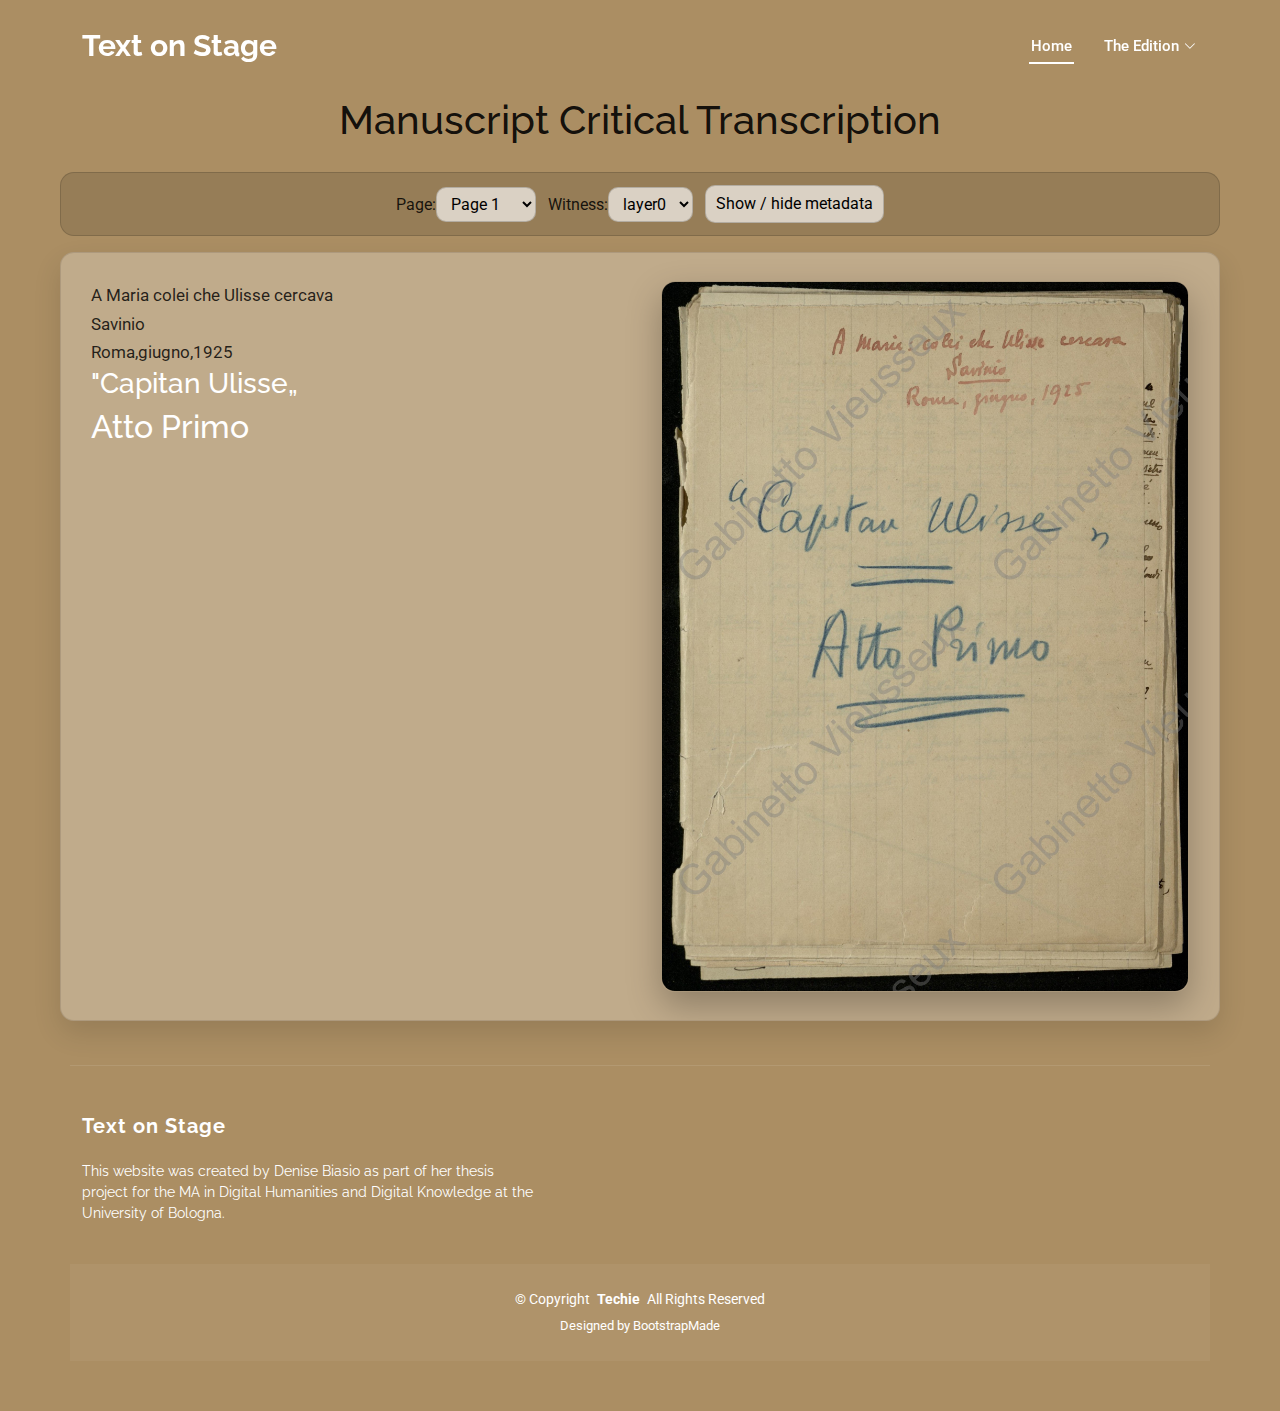
<file: Ums25.html>
<!DOCTYPE html>
<html lang="en" vocab="https://schema.org/" prefix="schema: https://schema.org/ dct: http://purl.org/dc/terms/ frbroo: http://iflastandards.info/ns/fr/frbr/frbroo/ crm: http://www.cidoc-crm.org/cidoc-crm/ rdf: http://www.w3.org/1999/02/22-rdf-syntax-ns#">

<head>
  <meta charset="utf-8">
  <meta content="width=device-width, initial-scale=1.0" name="viewport">
  <title>Capitano Ulisse – Digital Edition</title>
  <meta name="description" content="Digital critical edition of Alberto Savinio's Capitano Ulisse, with manuscript layers and printed edition.">
  <meta name="keywords" content="digital edition, Capitano Ulisse, Alberto Savinio, manuscript, theatre, TEI, parallel segmentation">

  <!-- Favicons -->
  <link href="assets/img/favicon.png" rel="icon">
  <link href="assets/img/apple-touch-icon.png" rel="apple-touch-icon">

  <!-- Fonts -->
  <link href="https://fonts.googleapis.com" rel="preconnect">
  <link href="https://fonts.gstatic.com" rel="preconnect" crossorigin>
  <link href="https://fonts.googleapis.com/css2?family=Roboto:ital,wght@0,100;0,300;0,400;0,500;0,700;0,900;1,100;1,300;1,400;1,500;1,700;1,900&family=Raleway:ital,wght@0,100;0,200;0,300;0,400;0,500;0,600;0,700;0,800;0,900;1,100;1,200;1,300;1,400;1,500;1,600;1,700;1,800;1,900&display=swap" rel="stylesheet">

  <!-- Vendor CSS Files -->
  <link href="assets/vendor/bootstrap/css/bootstrap.min.css" rel="stylesheet">
  <link href="assets/vendor/bootstrap-icons/bootstrap-icons.css" rel="stylesheet">
  <link href="assets/vendor/aos/aos.css" rel="stylesheet">
  <link href="assets/vendor/glightbox/css/glightbox.min.css" rel="stylesheet">
  <link href="assets/vendor/swiper/swiper-bundle.min.css" rel="stylesheet">

  <!-- Main CSS File -->
  <link href="assets/CSS/main.css" rel="stylesheet">
</head>

<body class="service-details-page">

  <header id="header" class="header d-flex align-items-center fixed-top">
    <div class="container-fluid container-xl position-relative d-flex align-items-center">

      <a href="index.html" class="logo d-flex align-items-center me-auto">
        <h1 class="sitename">Text on Stage</h1>
      </a>

      <nav id="navmenu" class="navmenu">
        <ul>
          <li><a href="index.html" class="active">Home</a></li>
          <li class="dropdown"><a href="#edition"><span>The Edition</span> <i class="bi bi-chevron-down toggle-dropdown"></i></a>
            <ul>
              <li><a href="Text-manuscript.html">Text – Manuscript</a></li>
              <li><a href="Text-print.html">Text – Printed Edition</a></li>
              <li><a href="Performance.html">Performance</a></li>
            </ul>
          </li>
        </ul>
        <i class="mobile-nav-toggle d-xl-none bi bi-list"></i>
      </nav>

    </div>
  </header>
  
      <div class="manuscript-viewer" about="id/expr/ms1925" typeof="frbroo:F2_Expression">
         <div class="rdfa-graph" hidden="hidden">
            <div hidden="hidden" about="id/work/CU" typeof="frbroo:F1_Work"><span property="schema:name" lang="it">Capitano Ulisse</span><span rel="frbroo:R3_is_realised_in" resource="id/expr/ms1925"></span><span rel="frbroo:R3_is_realised_in" resource="id/expr/print1934"></span></div>
            <div hidden="hidden" about="id/expr/ms1925" typeof="frbroo:F2_Expression"><span property="dct:type" lang="en">Manuscript text (1925)</span><span rel="frbroo:R4_is_embodied_in" resource="id/manifest/ms1925"></span><span rel="schema:url" resource="Ums25.html"></span><span rel="schema:relatedLink" resource="U34.html"></span></div>
            <div hidden="hidden" about="id/manifest/ms1925" typeof="frbroo:F4_Manifestation_Singleton"><span property="schema:name" lang="en">Capitano Ulisse &#8211; Manuscript carrier (1925)</span><span rel="crm:P50_has_current_keeper" resource="id/repo/ms-repo"></span><span rel="crm:P48_has_preferred_identifier" resource="id/id/ms1925-shelfmark"></span></div>
            <div hidden="hidden" about="id/repo/ms-repo" typeof="crm:E40_Legal_Body"><span property="schema:name">Archivio Contemporaneo Gabinetto Vieusseux</span><span rel="schema:sameAs" resource="https://www.wikidata.org/wiki/Q930825"></span></div>
            <div hidden="hidden" about="id/id/ms1925-shelfmark" typeof="crm:E42_Identifier"><span property="crm:P190_has_symbolic_content">AS. II. 11.5</span></div>
         </div>
         <header class="viewer-header">
            <h1 class="viewer-title" property="schema:name"> Manuscript Critical Transcription</h1>
           <span hidden="hidden" about="id/work/CU"><span rel="frbroo:R3_is_realised_in" resource="id/expr/ms1925"></span></span></header>
         <nav class="viewer-toolbar" id="mini-nav">
            <div class="toolbar-group toolbar-pages"><label for="page-select">Page:</label><select id="page-select" class="page-select">
                  <option value="1" data-facs="#Title">Page 1</option>
                  <option value="2" data-facs="#P1">Page 2</option>
                  <option value="3" data-facs="#P1bis">Page 3</option>
                  <option value="4" data-facs="#P2">Page 4</option>
                  <option value="5" data-facs="#P3">Page 5</option>
                  <option value="6" data-facs="#P3a">Page 6</option>
                  <option value="7" data-facs="#P4">Page 7</option>
                  <option value="8" data-facs="#P5">Page 8</option>
                  <option value="9" data-facs="#P6">Page 9</option>
                  <option value="10" data-facs="#P7">Page 10</option></select></div>
            <div class="toolbar-group toolbar-layers"><label for="layer-select">Witness:</label><select id="layer-select" class="layer-select">
                  <option value="strato0">layer0</option>
                  <option value="strato1">layer1</option>
                  <option value="strato2">layer2</option>
                  <option value="strato3">layer3</option>
                  <option value="strato4">layer4</option>
                  <option value="strato5">layer5</option>
                  <option value="strato6">layer6</option>
                  <option value="strato7">layer7</option></select></div>
            <div class="toolbar-group toolbar-metadata"><button type="button" id="metadata-toggle" class="metadata-toggle">Show / hide metadata</button></div>
         </nav>
         <main class="viewer-layout">
            <section id="page-viewer" class="page-viewer">
               <article class="page is-active" data-page="1" data-facs="#Title">
                  <header class="page-header">
                     <h2 class="page-title">Page 1</h2>
                  </header>
                  <div class="page-inner">
                     <div class="page-text-column"> A <span class="entity persName">Maria</span> colei che <span class="entity persName">Ulisse</span>
                                          cercava <br class="lb"><span class="entity persName">Savinio</span><br class="lb"><span class="entity placeName">Roma</span>,giugno,1925
                        <h3 class="head">"Capitan <span class="entity persName">Ulisse</span>&#8222;</h3>
                        <h2>Atto Primo</h2>

                        <ul class="page-entities-source" hidden="hidden">
                           <li data-type="persName" data-role="mention" data-wd="https://www.wikidata.org/entity/Q52156963" data-key="https://www.wikidata.org/entity/Q52156963">Maria Morino Savinio</li>
                           <li data-type="persName" data-role="mention" data-wd="https://www.wikidata.org/entity/Q47231" data-key="https://www.wikidata.org/entity/Q47231">Ulisse</li>
                           <li data-type="persName" data-role="mention" data-wd="https://www.wikidata.org/entity/Q691973" data-key="https://www.wikidata.org/entity/Q691973">Alberto Savinio</li>
                           <li data-type="placeName" data-role="mention" data-wd="https://www.wikidata.org/entity/Q220" data-key="https://www.wikidata.org/entity/Q220">Roma</li>
                           <li data-type="persName" data-role="mention" data-wd="https://www.wikidata.org/entity/Q47231" data-key="https://www.wikidata.org/entity/Q47231">Ulisse</li>
                        </ul>
                     </div>
                     <div class="page-image-column"><img class="page-image" src="assets/img/Ums25/page1.jpg" alt="Facsimile page 1"></div>
                  </div>
               </article>
               <article class="page" data-page="2" data-facs="#P1">
                  <header class="page-header">
                     <h2 class="page-title">Page 2</h2>
                  </header>
                  <div class="page-inner">
                     <div class="page-text-column"><span class="choice text-block"><span class="variant lem" data-wit="strato5"><span class="stage"> Sipario chiuso.</span></span><span class="variant rdg" data-wit="strato0"></span></span><div class="sp"><span class="speaker"><span class="entity persName">Euriloco</span></span><span class="choice text-block"><span class="variant lem" data-wit="strato6"><span class="stage">(Vecchio lupo di mare barba a gorgiera - maglione scuro,  calzoni di velluto - viene sul proscenio e va a sedersi sul  primo
                                    gradino della
                                                              scala che unisce il palcoscenico alla platea. &Eacute; accigliato nero. Cava la pipa di tasca, l'accende:
                                     la pipa non tira.)</span></span><span class="variant rdg" data-wit="strato0"></span><span class="variant rdg" data-wit="strato5"><span class="stage">(Vecchio lupo di mare barba a gorgiera, maglione scuro e calzoni di velluto, viene sul proscenio si va a sedere sul primo
                                    gradino della scala
                                                           che unisce il palcoscenico alla  platea. &Eacute; accigliato nero. Cava la pipa di tasca, l'accende: la pipa
                                    non tira.) </span></span></span><p>Porca miseria! <span class="stage">(Poppa rabbiosamente.)</span> Dio pappafico!
                           </p><span class="choice text-block"><span class="variant lem" data-wit="strato5"><span class="stage">(Brucia parecchi fiammiferi uno dietro  l&#8217;altro:</span></span><span class="variant rdg" data-wit="strato0"><span class="stage">(brucia un altro fiammifero:</span></span></span><span class="stage">la pipa s'ostina a non tirare.)</span><p> Madonna pie' di pollo! Anche "Alessandra&#8222; ci si mette! Boh!..  
                                                   O fumare o morire!  <span class="stage">(Scruta dentro il fornello.)</span>  Dio bompresso  e libeccioso!.. Cenere!
                                                   cenere!.. Chi dice cenere dice  zero.  <span class="stage">(Si fruga nelle tasche.)</span> Nulla! nemmeno 
                                                   
                                                   <span class="choice text-block"><span class="variant lem" data-wit="strato5">il chicco di grazia</span><span class="variant rdg" data-wit="strato0">l'ultimo chicco </span></span> 
                                                      
                                                    che si d&agrave; ai 
                                                    
                                                    <span class="choice text-block"><span class="variant lem" data-wit="strato5">condannati.</span><span class="variant rdg" data-wit="strato0"><span class="unclear" title="Unclear (erased)">moribondi!</span></span><span class="variant rdg" data-wit="strato1">condannati!</span></span><span class="choice text-block"><span class="variant lem" data-wit="strato5">Dio sprofondi  l'isola di <span class="entity persName">Circe</span>.</span><span class="variant rdg" data-wit="strato0"></span></span></p>
                        </div>
                        <div class="sp"><span class="speaker"><span class="entity persName">Spettatore</span></span><span class="stage"><span class="choice text-block"><span class="variant lem" data-wit="strato6">(Seduto in una poltrona di prima fila. Signore sulla cinquantina e calvo;
                                                               cerimonioso,
                                                               burocratico, banale.)</span><span class="variant rdg" data-wit="strato0"></span><span class="variant rdg" data-wit="strato5">(Seduto in una poltrona di prima fila. Signore sulla cinquantina, 
                                                            cerimonioso, burocratico, banale.)</span></span></span><p>Salute a  lei, maestro.</p>
                        </div>
                        <div class="sp"><span class="speaker"><span class="entity persName">Euriloco</span></span><p>Chi parla? 
                                                  
                                                  <span class="stage"><span class="choice text-block"><span class="variant lem" data-wit="strato6">(Guarda in platea, riparandosi gli occhi con  la mano: riconosce lo Spettatore)</span><span class="variant rdg" data-wit="strato0"></span><span class="variant rdg" data-wit="strato5">(Guarda in platea, riparandosi gli occhi con la mano: vede lo Spettatore)</span></span></span>
                                                
                                                Dica un 
                                                
                                                <span class="choice text-block"><span class="variant lem" data-wit="strato5">po lei:</span><span class="variant rdg" data-wit="strato0">po:</span></span> 
                                                
                                                le &egrave;  capitato mai di vedersi spuntare 
                                                
                                                <span class="choice text-block"><span class="variant lem" data-wit="strato5">tabacco sul cranio? </span><span class="variant rdg" data-wit="strato0"><span class="unclear" title="Unclear (erased)">del</span> tabacco sotto la pancia?</span><span class="variant rdg" data-wit="strato1"><span class="unclear" title="Unclear (erased)">il</span> tabacco sotto la pancia?</span><span class="variant rdg" data-wit="strato2">tabacco sotto la pancia?</span></span></p>
                        </div>
                        <div class="sp"><span class="speaker"><span class="entity persName">Spettatore</span></span><p><span class="choice text-block"><span class="variant lem" data-wit="strato5"><span class="stage">(Offeso)</span> Non le permetto!.. </span><span class="variant rdg" data-wit="strato0">A me!</span></span></p>
                        </div>
                        <div class="sp"><span class="speaker"><span class="entity persName">Euriloco</span></span><p><span class="choice text-block"><span class="variant lem" data-wit="strato5">No?.. Peccato! Era pi&ugrave; facile vederlo sputare sul suo cranio che</span><span class="variant rdg" data-wit="strato0"><span class="unclear" title="Unclear (erased)">Pi&ugrave; facile sarebbe</span> che vederlo spuntare</span><span class="variant rdg" data-wit="strato1"> No?.. Peccato! C&#8217;era pi&ugrave; speranza che le spuntasse l&agrave; dove le ho detto, che</span><span class="variant rdg" data-wit="strato2">No?.. Peccato! C&#8217;era pi&ugrave; speranza vederlo spuntare l&agrave; dove le ho detto, che</span></span>
                                                
                                                in questo sacramentatissimo paese. 
                           </p>
                        </div>
                        <div class="sp"><span class="speaker"><span class="entity persName">Spettatore</span></span><p><span class="stage"><span class="choice text-block"><span class="variant lem" data-wit="strato6">(Ammansito)</span><span class="variant rdg" data-wit="strato0"></span><span class="variant rdg" data-wit="strato5">(Subito ammansito)</span></span></span>
                                                   
                                                   Ha cercato bene?  
                                               
                           </p>
                        </div>
                        <ul class="page-entities-source" hidden="hidden">
                           <li data-type="persName" data-role="speaker" data-wd="https://www.wikidata.org/entity/Q993387" data-key="https://www.wikidata.org/entity/Q993387">Euriloco</li>
                           <li data-type="persName" data-role="mention" data-wd="https://www.wikidata.org/entity/Q187602" data-key="https://www.wikidata.org/entity/Q187602">Circe</li>
                           <li data-type="persName" data-role="speaker" data-wd="" data-key="#Spettatore">Spettatore</li>
                           <li data-type="persName" data-role="speaker" data-wd="https://www.wikidata.org/entity/Q993387" data-key="https://www.wikidata.org/entity/Q993387">Euriloco</li>
                           <li data-type="persName" data-role="speaker" data-wd="" data-key="#Spettatore">Spettatore</li>
                           <li data-type="persName" data-role="speaker" data-wd="https://www.wikidata.org/entity/Q993387" data-key="https://www.wikidata.org/entity/Q993387">Euriloco</li>
                           <li data-type="persName" data-role="speaker" data-wd="" data-key="#Spettatore">Spettatore</li>
                        </ul>
                     </div>
                     <div class="page-image-column"><img class="page-image" src="assets/img/Ums25/page2.jpg" alt="Facsimile page 2"></div>
                  </div>
               </article>
               <article class="page" data-page="3" data-facs="#P1bis">
                  <header class="page-header">
                     <h2 class="page-title">Page 3</h2>
                  </header>
                  <div class="page-inner">
                     <div class="page-text-column">
                        <div class="sp"><span class="speaker"><span class="entity persName">Euriloco</span></span><p>  Che vuol cercare! Fame, sete, rabbia di fumare: crepare  bisogna!</p>
                        </div>
                        <div class="sp"><span class="speaker"><span class="entity persName">Spettatore</span></span><p>Anche la fame e la sete?</p>
                        </div>
                        <div class="sp"><span class="speaker"><span class="entity persName">Euriloco</span></span><p> Provi a sfamarsi lei con gelatine, <span class="foreign" lang="fr" title="French">souffl&egrave;s</span>, 
                                                
                                                <span class="choice text-block"><span class="variant lem" data-wit="strato1">sgonfiotti, spumoni e altre  porcherie</span><span class="variant rdg" data-wit="strato0">e altri <span class="unclear" title="Unclear (erased)">pasticci</span></span></span>
                                                
                                                di questo genere  
                                                
                                                <span class="choice text-block"><span class="variant lem" data-wit="strato2">. Roba trasparente</span><span class="variant rdg" data-wit="strato0">, trasparenti</span><span class="variant rdg" data-wit="strato1">. Tutta roba trasparente</span></span>
                                                
                                                   come
                                                   <span class="choice text-block"><span class="variant lem" data-wit="strato1">celluloide, </span><span class="variant rdg" data-wit="strato0">la celluloide</span></span>
                                                   
                                                   tremolante come le cosce dei cavalli; 
                                             <span class="choice text-block"><span class="variant lem" data-wit="strato1">ti nausea </span><span class="variant rdg" data-wit="strato0">che ti nauseava</span></span>
                                                
                                                prima di saziarti!.. Hai sete? Di vino qui non 
                                                
                                                <span class="choice text-block"><span class="variant lem" data-wit="strato1">si parla:</span><span class="variant rdg" data-wit="strato0">se ne parla neppure</span></span>
                                            
                                                questa bella gente festeggia 
                                                <span class="choice text-block"><span class="variant lem" data-wit="strato1">con liquori, rosolii e sciroppi - </span><span class="variant rdg" data-wit="strato0"> coi liquori <span class="unclear" title="Unclear (illegible)">e</span></span></span>
                                                 possa andare  in bocca al pescecane!.. 
                                                  
                                                <span class="choice text-block"><span class="variant lem" data-wit="strato2">Nemmeno l'acqua ti danno. Ma che acqua! acqua di seltz</span><span class="variant rdg" data-wit="strato0">E nemmeno acqua ti danno: ma acqua di seltz</span><span class="variant rdg" data-wit="strato1">Ma nemmeno acqua ti danno: ma acqua di seltz</span></span>
                                                
                                                  che 
                                                
                                                <span class="choice text-block"><span class="variant lem" data-wit="strato3">, anzich&eacute; levarla, mette</span><span class="variant rdg" data-wit="strato0">invece di dissetarti ti mette</span><span class="variant rdg" data-wit="strato1">invece di dissetarti mette</span><span class="variant rdg" data-wit="strato2">anzich&eacute; levartela mette</span></span>
                                                
                                                pi&ugrave; sete  di prima!..
                           </p>
                        </div>
                        <div class="sp"><span class="speaker"><span class="entity persName">Spettatore</span></span><p> Si calmi, 
                                                
                                                <span class="choice text-block"><span class="variant lem" data-wit="strato2">maestro! Non</span><span class="variant rdg" data-wit="strato0">maestro! Si calmi! Non</span></span>
                                                
                                                ha risposto neppure al  mio 
                                                <span class="choice text-block"><span class="variant lem" data-wit="strato2">saluto.</span><span class="variant rdg" data-wit="strato0">buonasera.</span></span></p>
                        </div>
                        <div class="sp"><span class="speaker"><span class="entity persName">Euriloco</span></span><p> Buonasera... 
                                                <span class="choice text-block"><span class="variant lem" data-wit="strato2"><span class="stage">(Continua a borbottare sottovoce.)</span> Che</span><span class="variant rdg" data-wit="strato0"> Buonasera! Domando io:che</span><span class="variant rdg" data-wit="strato1">Buonasera! Che</span></span>
                                                
                                                significa 
                                                <span class="choice text-block"><span class="variant lem" data-wit="strato2">&#8220;Buonasera&#8222; ?..</span><span class="variant rdg" data-wit="strato0">&#8220;buo na sera&#8222; ?..</span></span>
                                                      
                                                Sera buona! Anche le parole
                                                <span class="choice text-block"><span class="variant lem" data-wit="strato2">mi prendono in giro!</span><span class="variant rdg" data-wit="strato0"><span class="unclear" title="Unclear (erased)">mi si</span> prendono in giro, vecchio sciagurato!</span><span class="variant rdg" data-wit="strato1">ti prendono in giro, vecchio sciagurato!</span></span></p>
                        </div>
                        <div class="sp"><span class="speaker"><span class="entity persName">Spettatore</span></span><p><span class="choice text-block"><span class="variant lem" data-wit="strato2">Non ci badi: &eacute;</span><span class="variant rdg" data-wit="strato0">Non ci badi maestro: <span class="unclear" title="Unclear (illegible)">e</span></span><span class="variant rdg" data-wit="strato1"><span class="unclear" title="Unclear (illegible)">E</span></span></span>
                                                
                                                un modo 
                                                
                                                <span class="choice text-block"><span class="variant lem" data-wit="strato2">di dire,</span><span class="variant rdg" data-wit="strato0">dire</span><span class="variant rdg" data-wit="strato1">di dire, non ci badi</span></span>
                                                
                                               una frase convenzionale.
                           </p>
                        </div>
                        <div class="sp"><span class="speaker"><span class="entity persName">Euril.</span></span><p>Dove se le procura lei queste consolazioni? </p>
                        </div>
                        <ul class="page-entities-source" hidden="hidden">
                           <li data-type="persName" data-role="speaker" data-wd="https://www.wikidata.org/entity/Q993387" data-key="https://www.wikidata.org/entity/Q993387">Euriloco</li>
                           <li data-type="persName" data-role="speaker" data-wd="" data-key="#Spettatore">Spettatore</li>
                           <li data-type="persName" data-role="speaker" data-wd="https://www.wikidata.org/entity/Q993387" data-key="https://www.wikidata.org/entity/Q993387">Euriloco</li>
                           <li data-type="persName" data-role="speaker" data-wd="" data-key="#Spettatore">Spettatore</li>
                           <li data-type="persName" data-role="speaker" data-wd="https://www.wikidata.org/entity/Q993387" data-key="https://www.wikidata.org/entity/Q993387">Euriloco</li>
                           <li data-type="persName" data-role="speaker" data-wd="" data-key="#Spettatore">Spettatore</li>
                           <li data-type="persName" data-role="speaker" data-wd="https://www.wikidata.org/entity/Q993387" data-key="https://www.wikidata.org/entity/Q993387">Euriloco</li>
                        </ul>
                     </div>
                     <div class="page-image-column"><img class="page-image" src="assets/img/Ums25/page3.jpg" alt="Facsimile page 3"></div>
                  </div>
               </article>
               <article class="page" data-page="4" data-facs="#P2">
                  <header class="page-header">
                     <h2 class="page-title">Page 4</h2>
                  </header>
                  <div class="page-inner">
                     <div class="page-text-column">
                        <div class="sp"><span class="speaker"><span class="entity persName">Spett.</span></span><p> Del resto, etimologia a parte, la serata &egrave; bella. 
                                                
                                                <span class="choice text-block"><span class="variant lem" data-wit="strato1">Poco mentre venivo</span><span class="variant rdg" data-wit="strato0">Poco fa, quando venivo qui</span></span>
                                              
                                                sotto il cielo stellato&#8230; 
                           </p>
                        </div>
                        <div class="sp"><span class="speaker"><span class="entity persName">Euril.</span></span><p>Si lasciano cacciare nella pipa </p>
                        </div>
                        <div class="sp"><span class="speaker"><span class="entity persName">Spett.</span></span><p>Chi?</p>
                        </div>
                        <div class="sp"><span class="speaker"><span class="entity persName">Euril.</span></span><p>Si mangiano? </p>
                        </div>
                        <div class="sp"><span class="speaker"><span class="entity persName">Spett.</span></span><p>Chi? </p>
                        </div>
                        <div class="sp"><span class="speaker"><span class="entity persName"> Euril.</span></span><p>Le stelle.</p>
                        </div>
                        <div class="sp"><span class="speaker"><span class="entity persName">Spett.</span></span><p>Che fame ciclopica!</p>
                        </div>
                        <div class="sp"><span class="speaker"><span class="entity persName">Euril.</span></span><p><span class="choice text-block"><span class="variant lem" data-wit="strato3"> Giacch&eacute; non si fumano, giacch&eacute; non si mangiano, vada alla malora</span><span class="variant rdg" data-wit="strato0">Vada a farsi benedire</span><span class="variant rdg" data-wit="strato1"><span class="gap" title="Gap (erased)"><span class="gap-marker">[&#8230;]</span></span> a farsi benedire</span><span class="variant rdg" data-wit="strato2">E allora vada alla malora</span></span>
                                                 lei e le sue stelle!
                           </p>
                        </div>
                        <div class="sp"><span class="speaker"><span class="entity persName">Spett.</span></span><p><span class="stage">(risentito)</span><span class="choice text-block"><span class="variant lem" data-wit="strato4">Bel modo <span class="unclear" title="Unclear">,</span></span><span class="variant rdg" data-wit="strato0">Grazie! grazie! Bel modo <span class="unclear" title="Unclear">questo di</span></span><span class="variant rdg" data-wit="strato1">Grazie! grazie! Bel modo!</span></span>
                                                   
                                                   sfogare i suoi  umori bisbetici con un uomo che non le ha fatto nulla di male! 
                           </p>
                        </div>
                        <div class="sp"><span class="speaker"><span class="entity persName">Euril.</span></span><p>Bisbetico a me!</p>
                        </div>
                        <div class="sp"><span class="speaker"><span class="entity persName">Spett.</span></span><p><span class="choice text-block"><span class="variant lem" data-wit="strato2">Le sembra forse</span><span class="variant rdg" data-wit="strato0">Le <span class="unclear" title="Unclear (erased)">pare forse</span></span><span class="variant rdg" data-wit="strato1">Le pare</span></span>
                                                   di essere una persona con cui si pu&ograve; ragionare? 
                           </p>
                        </div>
                        <div class="sp"><span class="speaker"><span class="entity persName">Euril.</span></span><p><span class="choice text-block"><span class="variant lem" data-wit="strato2">Che ci guadagna a ragionare? </span><span class="variant rdg" data-wit="strato0">E che ci guadagnerebbe a ragionare con me?</span><span class="variant rdg" data-wit="strato1">Che ci guadagna a ragionare con me?</span></span></p>
                        </div>
                        <div class="sp"><span class="speaker"><span class="entity persName">Spett.</span></span><p><span class="choice text-block"><span class="variant lem" data-wit="strato1">Dicevo cos&igrave;,tanto per fare quattro chiacchere. </span><span class="variant rdg" data-wit="strato0"><span class="gap" title="Gap (erased)"><span class="gap-marker">[&#8230;]</span></span>, dicevo cos&igrave;, tanto per passare il tempo.</span></span></p>
                        </div>
                        <div class="sp"><span class="speaker"><span class="entity persName">Euril.</span></span><p><span class="choice text-block"><span class="variant lem" data-wit="strato2">Sfido io! Lei</span><span class="variant rdg" data-wit="strato0">Parla facilmente lei! Sfido lei</span><span class="variant rdg" data-wit="strato1">Sfido lei</span></span>
                                                
                                                viene qui la sera, si sdraia 
                                                       <span class="choice text-block"><span class="variant lem" data-wit="strato1"><span class="gap" title="Gap (erased)"><span class="gap-marker">[&#8230;]</span></span></span><span class="variant rdg" data-wit="strato0">comodamente</span></span>
                                                       
                                                           in poltrona, &egrave; padrone di restare, 
                                                <span class="choice text-block"><span class="variant lem" data-wit="strato1"><span class="gap" title="Gap (erased)"><span class="gap-marker">[&#8230;]</span></span></span><span class="variant rdg" data-wit="strato0">di</span></span>
                                                
                                                andarsene,  
                                                
                                                <span class="choice text-block"><span class="variant lem" data-wit="strato2">fare tutti i suoi comodacci... Provi  un po a mettersi nei miei panni.</span><span class="variant rdg" data-wit="strato0">di fare tutto quello che le passa per la mente... Ma provi un po a mettersi nei miei panni: ci
                                                            provi! </span><span class="variant rdg" data-wit="strato1">fare tutto ci&ograve; che le passa per la mente... Ma provi a mettersi nei miei panni.</span></span><span class="stage">(Fa l'atto  di cavarsi il maglione)</span> Non sono di bucato, l'avverto. Questo<br class="lb"> maglione da tre mesi
                                                
                                                <span class="choice text-block"><span class="variant lem" data-wit="strato2">me lo porto addosso</span><span class="variant rdg" data-wit="strato0">che lo porto addosso</span><span class="variant rdg" data-wit="strato1"><span class="unclear" title="Unclear (erased)">non me</span> lo <span class="unclear" title="Unclear (erased)">sono</span> cavato</span></span>
                                                
                                                ma se non le  fa schifo ci provi, e vedr&agrave; se ho ragione si o no di  brontolare.
                                               
                           </p>
                        </div>
                        <div class="sp"><span class="speaker"><span class="entity persName">Spett.</span></span><p>  Capisco, ma
                                                <span class="choice text-block"><span class="variant lem" data-wit="strato2">un po di pazienza ci vuole, - che diamine! un po di sopportazione...</span><span class="variant rdg" data-wit="strato0">d&#8217;altra parte un po di pazienza ci vuole, un po di sopportazione &#8230; che diavolo!</span><span class="variant rdg" data-wit="strato1">un po di pazienza ci vuole, - che diavolo! un po di sopportazione&#8230;</span></span></p>
                        </div>
                        <div class="sp"><span class="speaker"><span class="entity persName">Euril.</span></span><p>Pazienza? Ha mai creduto 
                                                <span class="choice text-block"><span class="variant lem" data-wit="strato1">lei</span><span class="variant rdg" data-wit="strato0"></span></span>
                                                
                                                che la pazienza fosse un  deposito senza fondo? 
                           </p>
                        </div>
                        <div class="sp"><span class="speaker"><span class="entity persName">Spett.</span></span><p>Non dico, ma insomma... </p>
                        </div>
                        <div class="sp"><span class="speaker"><span class="entity persName">Euril.</span></span><p>Ne ho avuta fin troppa. Ero
                                                vestito, imbottito, carrozzato  di pazienza: coperto di pazienza dalla testa ai piedi, <span class="unclear" title="Unclear (illegible)">come</span><span class="choice text-block"><span class="variant lem" data-wit="strato2">certi uomini</span><span class="variant rdg" data-wit="strato0"><span class="unclear" title="Unclear (illegible)">e riso</span></span></span>
                                                
                                                di <span class="unclear" title="Unclear (illegible)">di pelo</span>. 
                                                <span class="choice text-block"><span class="variant lem" data-wit="strato1">Poi,</span><span class="variant rdg" data-wit="strato0"><span class="unclear" title="Unclear (erased)">Mai,</span></span></span>
                                                
                                                tagli tagli,
                                                
                                                <span class="choice text-block"><span class="variant lem" data-wit="strato1">la</span><span class="variant rdg" data-wit="strato0">questa</span></span>
                                                
                                                pazienza  se
                                                
                                                <span class="choice text-block"><span class="variant lem" data-wit="strato2">n'&eacute; andata</span><span class="variant rdg" data-wit="strato0">ne va</span></span>
                                                
                                                via a falde. Nudo sono rimasto e pelato: pronto per lo spiedo, come il pollo.
                           </p>
                        </div>
                        <ul class="page-entities-source" hidden="hidden">
                           <li data-type="persName" data-role="speaker" data-wd="" data-key="#Spettatore">Spettatore</li>
                           <li data-type="persName" data-role="speaker" data-wd="https://www.wikidata.org/entity/Q993387" data-key="https://www.wikidata.org/entity/Q993387">Euriloco</li>
                           <li data-type="persName" data-role="speaker" data-wd="" data-key="#Spettatore">Spettatore</li>
                           <li data-type="persName" data-role="speaker" data-wd="https://www.wikidata.org/entity/Q993387" data-key="https://www.wikidata.org/entity/Q993387">Euriloco</li>
                           <li data-type="persName" data-role="speaker" data-wd="" data-key="#Spettatore">Spettatore</li>
                           <li data-type="persName" data-role="speaker" data-wd="https://www.wikidata.org/entity/Q993387" data-key="https://www.wikidata.org/entity/Q993387">Euriloco</li>
                           <li data-type="persName" data-role="speaker" data-wd="" data-key="#Spettatore">Spettatore</li>
                           <li data-type="persName" data-role="speaker" data-wd="https://www.wikidata.org/entity/Q993387" data-key="https://www.wikidata.org/entity/Q993387">Euriloco</li>
                           <li data-type="persName" data-role="speaker" data-wd="" data-key="#Spettatore">Spettatore</li>
                           <li data-type="persName" data-role="speaker" data-wd="https://www.wikidata.org/entity/Q993387" data-key="https://www.wikidata.org/entity/Q993387">Euriloco</li>
                           <li data-type="persName" data-role="speaker" data-wd="" data-key="#Spettatore">Spettatore</li>
                           <li data-type="persName" data-role="speaker" data-wd="https://www.wikidata.org/entity/Q993387" data-key="https://www.wikidata.org/entity/Q993387">Euriloco</li>
                           <li data-type="persName" data-role="speaker" data-wd="" data-key="#Spettatore">Spettatore</li>
                           <li data-type="persName" data-role="speaker" data-wd="https://www.wikidata.org/entity/Q993387" data-key="https://www.wikidata.org/entity/Q993387">Euriloco</li>
                           <li data-type="persName" data-role="speaker" data-wd="" data-key="#Spettatore">Spettatore</li>
                           <li data-type="persName" data-role="speaker" data-wd="https://www.wikidata.org/entity/Q993387" data-key="https://www.wikidata.org/entity/Q993387">Euriloco</li>
                           <li data-type="persName" data-role="speaker" data-wd="" data-key="#Spettatore">Spettatore</li>
                           <li data-type="persName" data-role="speaker" data-wd="https://www.wikidata.org/entity/Q993387" data-key="https://www.wikidata.org/entity/Q993387">Euriloco</li>
                        </ul>
                     </div>
                     <div class="page-image-column"><img class="page-image" src="assets/img/Ums25/page4.jpg" alt="Facsimile page 4"></div>
                  </div>
               </article>
               <article class="page" data-page="5" data-facs="#P3">
                  <header class="page-header">
                     <h2 class="page-title">Page 5</h2>
                  </header>
                  <div class="page-inner">
                     <div class="page-text-column">
                        <div class="sp"><span class="speaker"><span class="entity persName">Spett.</span></span><p><span class="choice text-block"><span class="variant lem" data-wit="strato6">Purtroppo! A</span><span class="variant rdg" data-wit="strato5">Lo so, purtroppo! <span class="unclear" title="Unclear (erased)">E</span></span></span>
                                                
                                                   voler dire una parola di conforto, si riesce 
                                                   
                                                   <span class="choice text-block"><span class="variant lem" data-wit="strato6">le pi&ugrave; volte</span><span class="variant rdg" data-wit="strato5">il pi&ugrave; delle volte</span></span>
                                                
                                                      a irritare maggiormente.
                           </p>
                        </div>
                        <div class="sp"><span class="speaker"><span class="entity persName">Euril.</span></span><p> Mica me la piglio 
                                                <span class="choice text-block"><span class="variant lem" data-wit="strato6">con lei.</span><span class="variant rdg" data-wit="strato5">con lei sa?</span></span></p>
                        </div>
                        <div class="sp"><span class="speaker"><span class="entity persName">Spett.</span></span><p><span class="choice text-block"><span class="variant lem" data-wit="strato5">Avrebbe torto. Creda pure che</span><span class="variant rdg" data-wit="strato0">Avrebbe avuto torto perch&eacute;, <span class="unclear" title="Unclear (erased)">lei</span> si convinca pure,</span><span class="variant rdg" data-wit="strato1">Avrebbe avuto torto perch&eacute;, si convinca pure,</span></span>
                                                
                                                le mie intenzioni erano quanto di pi&ugrave; innocente... 
                           </p>
                        </div>
                        <div class="sp"><span class="speaker"><span class="entity persName">Euril.</span></span><p>Lo so, lo so... 
                                                <span class="choice text-block"><span class="variant lem" data-wit="strato7">Lasci perdere! (Rabbonito d'un tratto, si china e con fare confidenziale
                                                         domanda:) Non</span><span class="variant rdg" data-wit="strato0">Non ci</span><span class="variant rdg" data-wit="strato5">Senta una cosa: non</span><span class="variant rdg" data-wit="strato6">Lasci andare! (Rabbonito d'un tratto, si china e con fare confidenziale
                                                            domanda:) Non</span></span>
                                                   
                                                   avrebbe per caso  un pizzico di tabacco? 
                           </p>
                        </div>
                        <div class="sp"><span class="speaker"><span class="entity persName">Spett.</span></span><p><span class="choice text-block"><span class="variant lem" data-wit="strato5">Mi dispiace! Glie l'avrei offerto con tutto il cuore, ma io,  sa non fumo! </span><span class="variant rdg" data-wit="strato0">Tabacco?.. Oh,<span class="unclear" title="Unclear (erased)">ma</span> glie l'avrei offerto di gran cuore ma io
                                                            non fumo.</span><span class="variant rdg" data-wit="strato1">Tabacco?.. Oh, glie l'avrei offerto di gran cuore ma io non fumo.</span></span></p>
                        </div>
                        <div class="sp"><span class="speaker"><span class="entity persName">Euril.</span></span><p>Dio maestrale! la prima persona un po 
                                                <span class="choice text-block"><span class="variant lem" data-wit="strato5">garbata</span><span class="variant rdg" data-wit="strato0">cortese </span></span>
                                                
                                                che <br class="lb">incontro. da un anno a questa
                                                parte,
                                                
                                                <span class="choice text-block"><span class="variant lem" data-wit="strato6">e... <span class="stage">(S'interrompe e, con sforzo, ringoia la rabbia. Una forte malinconia gli
                                                                  si tinge sul volto.Contempla la pipa.)</span> giorni venerabili della mia felicit&agrave;, non mi rimane che<br class="lb"> 
                                                            seppellirsi nel focolare spento di questa pipa inutile<br class="lb"> e cara... Va ingrata! il tuo riposo te lo  sei
                                                            guadagnato uccidendo la mia ultima gioia!  <span class="stage"> (Butta via la pipa) </span></span><span class="variant rdg" data-wit="strato0">e... e...non fuma!</span><span class="variant rdg" data-wit="strato1">e...e...</span><span class="variant rdg" data-wit="strato5">e... <span class="unclear" title="Unclear (erased)">nei</span> giorni venerabili della mia felicit&agrave;,
                                                               non mi rimane che seppellirsi nel focolare spento di questa pipa inutile e cara... Va ingrata infelice!
                                    il
                                                               tuo riposo te lo sei guadagnato uccidendo la mia ultima gioia! <span class="stage"> (Butta via la pipa) </span></span></span></p>
                        </div>
                        <div class="sp"><span class="speaker"><span class="entity persName">Spettatore</span></span><p>
                                                  Che fa, maestro! La poteva rompere... 
                           </p>
                        </div>
                        <div class="sp"><span class="speaker"><span class="entity persName">Euriloco</span></span><p>Che importa! La mia vita ormai&#8230;
                                               
                           </p>
                        </div>
                        <ul class="page-entities-source" hidden="hidden">
                           <li data-type="persName" data-role="speaker" data-wd="" data-key="#Spettatore">Spettatore</li>
                           <li data-type="persName" data-role="speaker" data-wd="https://www.wikidata.org/entity/Q993387" data-key="https://www.wikidata.org/entity/Q993387">Euriloco</li>
                           <li data-type="persName" data-role="speaker" data-wd="" data-key="#Spettatore">Spettatore</li>
                           <li data-type="persName" data-role="speaker" data-wd="https://www.wikidata.org/entity/Q993387" data-key="https://www.wikidata.org/entity/Q993387">Euriloco</li>
                           <li data-type="persName" data-role="speaker" data-wd="" data-key="#Spettatore">Spettatore</li>
                           <li data-type="persName" data-role="speaker" data-wd="https://www.wikidata.org/entity/Q993387" data-key="https://www.wikidata.org/entity/Q993387">Euriloco</li>
                           <li data-type="persName" data-role="speaker" data-wd="" data-key="#Spettatore">Spettatore</li>
                           <li data-type="persName" data-role="speaker" data-wd="https://www.wikidata.org/entity/Q993387" data-key="https://www.wikidata.org/entity/Q993387">Euriloco</li>
                        </ul>
                     </div>
                     <div class="page-image-column"><img class="page-image" src="assets/img/Ums25/page5.jpg" alt="Facsimile page 5"></div>
                  </div>
               </article>
               <article class="page" data-page="6" data-facs="#P3a">
                  <header class="page-header">
                     <h2 class="page-title">Page 6</h2>
                  </header>
                  <div class="page-inner">
                     <div class="page-text-column">
                        <p><span class="stage"><span class="choice text-block"><span class="variant lem" data-wit="strato5">(Sulla parola &#8220;ormai&#8222; pronunciata dal <span class="entity persName">quartiermastro</span>, esce</span><span class="variant rdg" data-wit="strato0">(Sul&#8220;Dio maestrale&#8222; pronunciato da <span class="entity persName">Euriloco</span>, esce </span><span class="variant rdg" data-wit="strato4">Esce</span></span>
                                                      
                                                      sul  proscenio una coppia costituita da un giovane <span class="entity persName">marinaio</span>  e da una <span class="entity persName">ancella</span> di <span class="entity persName">Circe</span>. Il <span class="entity persName">marinaio</span><span class="choice text-block"><span class="variant lem" data-wit="strato2">tiene la <span class="entity persName">compagna</span> per la</span><span class="variant rdg" data-wit="strato0">tiene la <span class="entity persName">compagna</span> dalla</span><span class="variant rdg" data-wit="strato1">regge la <span class="entity persName">compagna</span> dalla</span></span>
                                                   
                                                   vita.
                                                   
                                                   <span class="choice text-block"><span class="variant lem" data-wit="strato2">Veste costui  il commun marinaro</span><span class="variant rdg" data-wit="strato0">&Egrave; vestito come tutti i <span class="unclear" title="Unclear (erased)">con tutti i</span><span class="gap" title="Gap (erased)"><span class="gap-marker">[&#8230;]</span></span> l&#8217;abito 
                                                               <span class="gap" title="Gap (erased)"><span class="gap-marker">[&#8230;]</span></span> dei marinai</span><span class="variant rdg" data-wit="strato1">Veste costui il commun abito <span class="gap" title="Gap"><span class="gap-marker">[&#8230;]</span></span> dei marinai</span></span>
                                                   
                                                   , ma con 
                                                   <span class="choice text-block"><span class="variant lem" data-wit="strato1">assai </span><span class="variant rdg" data-wit="strato0"><span class="unclear" title="Unclear (erased)">molta</span></span></span>
                                                   
                                                   ricercatezza. 
                                                   
                                                   <span class="choice text-block"><span class="variant lem" data-wit="strato2">Berretto sulle ventitre e  nuca rasata.</span><span class="variant rdg" data-wit="strato0">Porta il berretto sulle ventitre e ha la nuca rasata</span></span>
                                                   
                                                   L&#8217;<span class="entity persName">ancella</span> - capelli corti, serrati 
                                                   
                                                   <span class="choice text-block"><span class="variant lem" data-wit="strato2">intorno al cranio da nastro serico</span><span class="variant rdg" data-wit="strato0"><span class="gap" title="Gap (erased)"><span class="gap-marker">[&#8230;]</span></span> da un nastro</span><span class="variant rdg" data-wit="strato1">Da un nastro</span></span>
                                                   
                                                   - porta 
                                                   
                                                   <span class="choice text-block"><span class="variant lem" data-wit="strato2"> un <span class="foreign" lang="en" title="English">&#8220;tea-gown&#8222;</span> sul tipo di quelli<br class="lb"> confezionati</span><span class="variant rdg" data-wit="strato0">una vestaglia a <span class="foreign" lang="en" title="English">&#8220;tea-gown&#8222;</span> confezionata secondo i tipi lavorati</span><span class="variant rdg" data-wit="strato1">una vestaglia a <span class="foreign" lang="en" title="English">&#8220;tea-gown&#8222;</span> confezionata secondo i tipi confezionati</span></span>
                                                   
                                                   dalla sartoria <span class="entity persName">Poiret</span>  di <span class="entity placeName">Parigi</span>.
                                                   Camminano  lenti ambedue, con affettazione e svenevolezza: l'<span class="entity persName">ancella</span> soprattutto, quale piega alla vita come gambo che cede  sotto 
                                                   
                                                   <span class="choice text-block"><span class="variant lem" data-wit="strato2">fiore</span><span class="variant rdg" data-wit="strato0">un fiore</span></span>
                                                   
                                                   troppo onusto. <span class="unclear" title="Unclear (illegible)">Sa</span> quella che <span class="entity persName">Euriloco</span> si  volta e vede
                                                   avanzarsi la coppia, interrompe
                              
                                                     <span class="choice text-block"><span class="variant lem" data-wit="strato2">la frase incominciata,</span><span class="variant rdg" data-wit="strato0">la sua frase</span><span class="variant rdg" data-wit="strato1">la frase</span></span>
                                                 
                                                   seccato e assieme disgustato dalla presenza dei sopravvenuti.).</span></p>
                        <div class="sp"><span class="speaker"><span class="entity persName">Marinaio</span></span><p><span class="choice text-block"><span class="variant lem" data-wit="strato2">Disturbiamo</span><span class="variant rdg" data-wit="strato0"><span class="gap" title="Gap (erased)"><span class="gap-marker">[&#8230;]</span></span> ti disturbiamo</span><span class="variant rdg" data-wit="strato1">Ti disturbiamo</span></span>
                                                
                                                 , maestro? Stavi parlando: continua.
                           </p>
                        </div>
                        <div class="sp"><span class="speaker"><span class="entity persName">Euriloco</span></span><p><span class="stage">(Lo squadra dal capo alle piante, poi gli volta le spalle.)</span> Non ricevo ordini
                                                
                                                <span class="choice text-block"><span class="variant lem" data-wit="strato2"> da nessuno: da te</span><span class="variant rdg" data-wit="strato0">, consigli, incitamenti da nessuno: meno che meno da te</span><span class="variant rdg" data-wit="strato1">, consigli, incitamenti da nessuno: da te</span></span>
                                                
                                                , bel <span class="entity persName">rondone</span>, meno che meno.
                           </p>
                        </div>
                        <div class="sp"><span class="speaker"><span class="entity persName">Marinaio</span></span><p><span class="choice text-block"><span class="variant lem" data-wit="strato2">Come</span><span class="variant rdg" data-wit="strato0">Oh!Oh! come</span></span>
                                                
                                                la pigliamo dall'alto! E che v'&egrave; capitato, <span class="entity persName">maestro</span>, che siete pieno d'umore paradisiaco?
                           </p>
                        </div>
                        <div class="sp"><span class="speaker"><span class="entity persName">Euriloco</span></span><p> Pensa 
                                                
                                                <span class="choice text-block"><span class="variant lem" data-wit="strato1"> a portare la tua <span class="entity persName">gatta</span></span><span class="variant rdg" data-wit="strato0">alle tue faccende e <span class="unclear" title="Unclear (erased)">poi</span></span></span>
                                                 
                                                levamiti dai piedi!
                           </p>
                        </div>
                        <ul class="page-entities-source" hidden="hidden">
                           <li data-type="persName" data-role="mention" data-wd="https://www.wikidata.org/entity/Q993387" data-key="https://www.wikidata.org/entity/Q993387">Euriloco</li>
                           <li data-type="persName" data-role="mention" data-wd="https://www.wikidata.org/entity/Q993387" data-key="https://www.wikidata.org/entity/Q993387">Euriloco</li>
                           <li data-type="persName" data-role="mention" data-wd="" data-key="#Marinaio">Marinaio</li>
                           <li data-type="persName" data-role="mention" data-wd="" data-key="#Ancella">Ancella</li>
                           <li data-type="persName" data-role="mention" data-wd="https://www.wikidata.org/entity/Q187602" data-key="https://www.wikidata.org/entity/Q187602">Circe</li>
                           <li data-type="persName" data-role="mention" data-wd="" data-key="#Marinaio">Marinaio</li>
                           <li data-type="persName" data-role="mention" data-wd="" data-key="#Ancella">Ancella</li>
                           <li data-type="persName" data-role="mention" data-wd="" data-key="#Ancella">Ancella</li>
                           <li data-type="persName" data-role="mention" data-wd="" data-key="#Ancella">Ancella</li>
                           <li data-type="persName" data-role="mention" data-wd="" data-key="#Ancella">Ancella</li>
                           <li data-type="persName" data-role="mention" data-wd="https://www.wikidata.org/entity/Q631884" data-key="https://www.wikidata.org/entity/Q631884">Poiret</li>
                           <li data-type="placeName" data-role="mention" data-wd="https://www.wikidata.org/entity/Q90" data-key="https://www.wikidata.org/entity/Q90">Parigi</li>
                           <li data-type="persName" data-role="mention" data-wd="" data-key="#Ancella">Ancella</li>
                           <li data-type="persName" data-role="mention" data-wd="https://www.wikidata.org/entity/Q993387" data-key="https://www.wikidata.org/entity/Q993387">Euriloco</li>
                           <li data-type="persName" data-role="speaker" data-wd="" data-key="#Marinaio">Marinaio</li>
                           <li data-type="persName" data-role="speaker" data-wd="https://www.wikidata.org/entity/Q993387" data-key="https://www.wikidata.org/entity/Q993387">Euriloco</li>
                           <li data-type="persName" data-role="mention" data-wd="" data-key="#Marinaio">Marinaio</li>
                           <li data-type="persName" data-role="speaker" data-wd="" data-key="#Marinaio">Marinaio</li>
                           <li data-type="persName" data-role="mention" data-wd="https://www.wikidata.org/entity/Q993387" data-key="https://www.wikidata.org/entity/Q993387">Euriloco</li>
                           <li data-type="persName" data-role="speaker" data-wd="https://www.wikidata.org/entity/Q993387" data-key="https://www.wikidata.org/entity/Q993387">Euriloco</li>
                           <li data-type="persName" data-role="mention" data-wd="" data-key="#Ancella">Ancella</li>
                        </ul>
                     </div>
                     <div class="page-image-column"><img class="page-image" src="assets/img/Ums25/page6.jpg" alt="Facsimile page 6"></div>
                  </div>
               </article>
               <article class="page" data-page="7" data-facs="#P4">
                  <header class="page-header">
                     <h2 class="page-title">Page 7</h2>
                  </header>
                  <div class="page-inner">
                     <div class="page-text-column">
                        <div class="sp"><span class="speaker"><span class="entity persName">Marinaio</span></span><p><span class="stage"><span class="choice text-block"><span class="variant lem" data-wit="strato1">(Allo <span class="entity persName">spettatore</span>)</span><span class="variant rdg" data-wit="strato0">(rivolto allo <span class="entity persName">spettatore</span>)</span></span></span><span class="choice text-block"><span class="variant lem" data-wit="strato2">Adorabile! Addirittura squisito</span><span class="variant rdg" data-wit="strato0"> Ma &egrave; squisito, addirittura squisito</span><span class="variant rdg" data-wit="strato1">Squisito! Addirittura </span></span>
                                                
                                                stasera il nostro <span class="entity persName">maestro</span><span class="choice text-block"><span class="variant lem" data-wit="strato1">. Anche la</span><span class="variant rdg" data-wit="strato0">! La</span></span>
                                                
                                                    nostra conversazione si svolger&agrave;
                                                    
                                                    <span class="choice text-block"><span class="variant lem" data-wit="strato1">sul medesimo tono? Lei, immagino bene, avr&agrave; goduto un mondo!</span><span class="variant rdg" data-wit="strato0">su questo medesimo tono? Si <span class="gap" title="Gap (erased)"><span class="gap-marker">[&#8230;]</span></span> goduto un
                                                                mondo, immagino bene, lei.</span></span></p>
                        </div>
                        <div class="sp"><span class="speaker"><span class="entity persName">Spettatore</span></span><p><span class="choice text-block"><span class="variant lem" data-wit="strato1">Che vuole! &eacute;</span><span class="variant rdg" data-wit="strato0">Non ce la fa. &Egrave;</span></span>
                                                   
                                                   un po 
                                                   <span class="choice text-block"><span class="variant lem" data-wit="strato1">irritato.</span><span class="variant rdg" data-wit="strato0">seccato,</span></span>
                                                      
                                                      La <span class="gap" title="Gap (illegible)"><span class="gap-marker">[&#8230;]</span></span> perch&eacute; la 
                                                   <span class="choice text-block"><span class="variant lem" data-wit="strato1">pipa</span><span class="variant rdg" data-wit="strato0">sua pipa</span></span>
                                                      
                                                      non tira.
                           </p>
                        </div>
                        <div class="sp"><span class="speaker"><span class="entity persName">Euriloco</span></span><p><span class="stage">(
                                                      <span class="choice text-block"><span class="variant lem" data-wit="strato1">Scatta</span><span class="variant rdg" data-wit="strato0">Balza</span></span>
                                                      
                                                      in piedi, furibondo.)</span> La mia pipa non tira! Sar&agrave; lei che non tira!.. Ma
                                                   <span class="choice text-block"><span class="variant lem" data-wit="strato2">sentilo questo</span><span class="variant rdg" data-wit="strato0">sentita anche questa <span class="gap" title="Gap (erased)"><span class="gap-marker">[&#8230;]</span></span></span></span>
                                                
                                                   : "Alessandra&#8222; non tira!
                           </p>
                        </div>
                        <div class="sp"><span class="speaker"><span class="entity persName">Ancella</span></span><p><span class="stage">(Al <span class="entity persName">marinaio</span>,<span class="choice text-block"><span class="variant lem" data-wit="strato6">curiosa</span><span class="variant rdg" data-wit="strato5">con stupore</span></span>)</span> 
                                                   
                                                   "Alessandra&#8222; <span class="foreign" lang="fr" title="French">Qu&#8217;est-ce que c&#8217;est &ccedil;a</span>, <span class="foreign" lang="en" title="English">my dear</span>?
                           </p>
                        </div>
                        <div class="sp"><span class="speaker"><span class="entity persName">Euriloco</span></span><p><span class="choice text-block"><span class="variant lem" data-wit="strato5">(Guarda la pipa con tenerezza) Mia piccola "Alessandra&#8222;!</span><span class="variant rdg" data-wit="strato0">(Oh, mia piccola &#8220;Alessandra&#8222;! (Volge la testa e guarda con tenerezza la pipa rimasta a terra)</span></span></p>
                        </div>
                        <div class="sp"><span class="speaker"><span class="entity persName">Marinaio</span></span><p><span class="stage">(Accenna la pipa)</span> Quel piccolo arnese l&agrave;.
                           </p>
                           <p> Ancella Una pipa? Oh <span class="foreign" lang="fr" title="French"> que c'est dr&ocirc;le!</span></p>
                        </div>
                        <div class="sp"><span class="speaker"><span class="entity persName">Euriloco</span></span><p> Povera calunniata! <span class="stage">(Si
                                                         approssima alla pipa, 
                                                      <span class="choice text-block"><span class="variant lem" data-wit="strato5">la raccoglie</span><span class="variant rdg" data-wit="strato0">la raccatta</span></span>
                                                      e contempla con occhio
                                                      <span class="choice text-block"><span class="variant lem" data-wit="strato5">paterno</span><span class="variant rdg" data-wit="strato0">di padre</span></span>
                                                         , 
                                                         <span class="choice text-block"><span class="variant lem" data-wit="strato5">carezzandola</span><span class="variant rdg" data-wit="strato0">la carezza</span></span>
                                                    lungo il tubo poi sul fornello, come 
                                                    <span class="choice text-block"><span class="variant lem" data-wit="strato5">canarino malato</span><span class="variant rdg" data-wit="strato0">arezzare la testina d&#8217;un uccello</span></span>  .)</span> 
                                               
                                               Dillo te, 
                                                <span class="choice text-block"><span class="variant lem" data-wit="strato1">dillo te</span><span class="variant rdg" data-wit="strato0"></span></span>
                                              come 
                                                   <span class="choice text-block"><span class="variant lem" data-wit="strato2">sai tirare se ti si mette anche un solo</span><span class="variant rdg" data-wit="strato0">tirassi quanto avevo ancora un</span></span>
                                                pizzico di tabacco 
                                                
                                                <span class="choice text-block"><span class="variant lem" data-wit="strato2">nel</span><span class="variant rdg" data-wit="strato0">da mettere nel tuo</span></span>
                                                
                                                ventricino nero!.. <span class="stage">(Si volta, 
                                                   <span class="choice text-block"><span class="variant lem" data-wit="strato2">con piglio minaccioso allo <span class="entity persName">spettatore</span>)</span><span class="variant rdg" data-wit="strato0">, brusco allo <span class="entity persName">spettatore</span>, con piglio minaccioso)</span></span></span><span class="choice text-block"><span class="variant lem" data-wit="strato2">Quanto a lei, se</span><span class="variant rdg" data-wit="strato0">Quanto a lei, se un'altra volta</span><span class="variant rdg" data-wit="strato1">Se</span></span>
                                                
                                                 le salta 
                                                 
                                                 <span class="choice text-block"><span class="variant lem" data-wit="strato1">ancora</span><span class="variant rdg" data-wit="strato0"></span></span>
                                                   
                                                in mente di calunniare la mia piccola "Alessandra&#8222; badi 
                                                
                                                <span class="choice text-block"><span class="variant lem" data-wit="strato2">bene</span><span class="variant rdg" data-wit="strato0">sa</span></span>
                                                che un'altra volta non gliela 
                                                
                                                  <span class="choice text-block"><span class="variant lem" data-wit="strato2">passo</span><span class="variant rdg" data-wit="strato0">passer&ograve;</span></span>
                                                cos&igrave; liscia! 
                           </p>
                        </div>
                        <div class="sp"><span class="speaker"><span class="entity persName">Lo Spettatore</span></span><p><span class="stage">(Scusandosi)</span><span class="choice text-block"><span class="variant lem" data-wit="strato2">Creda pure che non</span><span class="variant rdg" data-wit="strato0">Non</span></span>
                                                
                                                avevo 
                                                
                                                <span class="choice text-block"><span class="variant lem" data-wit="strato2">la minima</span><span class="variant rdg" data-wit="strato0"></span></span>
                                                 intenzione di offendere la sua pipa.
                           </p>
                        </div><span class="stage">(<span class="entity persName">Euriloco</span>, reggendo <span class="unclear" title="Unclear (illegible)">bruscamente</span> la
                                                pipa, <span class="unclear" title="Unclear (illegible)">torna</span> e si siede, brontolando, sul primo gradino della scala che scende 
                                                <span class="choice text-block"><span class="variant lem" data-wit="strato2">in</span><span class="variant rdg" data-wit="strato0">sulla</span></span>
                                                
                                                   platea. 
                                                   
                                                   <span class="choice text-block"><span class="variant lem" data-wit="strato2">I </span><span class="variant rdg" data-wit="strato0">Dietro, i</span></span>
                                                
                                                due giovani
                                          </span><ul class="page-entities-source" hidden="hidden">
                           <li data-type="persName" data-role="speaker" data-wd="" data-key="#Marinaio">Marinaio</li>
                           <li data-type="persName" data-role="mention" data-wd="" data-key="#Spettatore">Spettatore</li>
                           <li data-type="persName" data-role="mention" data-wd="" data-key="#Spettatore">Spettatore</li>
                           <li data-type="persName" data-role="mention" data-wd="https://www.wikidata.org/entity/Q993387" data-key="https://www.wikidata.org/entity/Q993387">Euriloco</li>
                           <li data-type="persName" data-role="speaker" data-wd="" data-key="#Spettatore">Spettatore</li>
                           <li data-type="persName" data-role="speaker" data-wd="https://www.wikidata.org/entity/Q993387" data-key="https://www.wikidata.org/entity/Q993387">Euriloco</li>
                           <li data-type="persName" data-role="speaker" data-wd="" data-key="#Ancella">Ancella</li>
                           <li data-type="persName" data-role="mention" data-wd="" data-key="#Marinaio">Marinaio</li>
                           <li data-type="persName" data-role="speaker" data-wd="https://www.wikidata.org/entity/Q993387" data-key="https://www.wikidata.org/entity/Q993387">Euriloco</li>
                           <li data-type="persName" data-role="speaker" data-wd="" data-key="#Marinaio">Marinaio</li>
                           <li data-type="persName" data-role="speaker" data-wd="https://www.wikidata.org/entity/Q993387" data-key="https://www.wikidata.org/entity/Q993387">Euriloco</li>
                           <li data-type="persName" data-role="mention" data-wd="" data-key="#Spettatore">Spettatore</li>
                           <li data-type="persName" data-role="mention" data-wd="" data-key="#Spettatore">Spettatore</li>
                           <li data-type="persName" data-role="speaker" data-wd="" data-key="#Spettatore">Spettatore</li>
                           <li data-type="persName" data-role="mention" data-wd="https://www.wikidata.org/entity/Q993387" data-key="https://www.wikidata.org/entity/Q993387">Euriloco</li>
                        </ul>
                     </div>
                     <div class="page-image-column"><img class="page-image" src="assets/img/Ums25/page7.jpg" alt="Facsimile page 7"></div>
                  </div>
               </article>
               <article class="page" data-page="8" data-facs="#P5">
                  <header class="page-header">
                     <h2 class="page-title">Page 8</h2>
                  </header>
                  <div class="page-inner">
                     <div class="page-text-column"><span class="stage"><span class="choice text-block"><span class="variant lem" data-wit="strato5">ridono sommessamente.)</span><span class="variant rdg" data-wit="strato0">ridono sommessamente non tanto per&ograve; da non farsi scorgere dal <span class="entity persName">quartiermastro</span>)</span></span></span><div class="sp"><span class="speaker"><span class="entity persName">Euriloco</span></span><p><span class="stage">(Si volta,
                                                      inviperitissimo.)</span> Che avete da ridere 
                                                <span class="choice text-block"><span class="variant lem" data-wit="strato6">macachi?</span><span class="variant rdg" data-wit="strato5">bestiacce</span></span></p>
                        </div>
                        <div class="sp"><span class="speaker"><span class="entity persName">Marinaio</span></span><p><span class="stage">(Gli muove 
                                                      <span class="choice text-block"><span class="variant lem" data-wit="strato6">contro</span><span class="variant rdg" data-wit="strato5">incontro</span></span>
                                                .)</span> Guarda come parli!
                           </p>
                        </div>
                        <div class="sp"><span class="speaker"><span class="entity persName">Spettatore</span></span><p><span class="stage">(Sale precipitosamente sulla scena a evitare 
                                                      <span class="choice text-block"><span class="variant lem" data-wit="strato6">una</span><span class="variant rdg" data-wit="strato5">la</span></span>
                                                      una rissa)</span> Calma! calma, signori! <span class="stage">(Spinge indietro il marinaio.)</span> 
                                                 Non avrebbe per caso un po di tabacco da dargli? 
                                                <span class="choice text-block"><span class="variant lem" data-wit="strato6">Lo placherebbe subito.</span><span class="variant rdg" data-wit="strato5"><span class="gap" title="Gap (erased)"><span class="gap-marker">[&#8230;]</span></span></span></span></p>
                        </div>
                        <div class="sp"><span class="speaker"><span class="entity persName">Marinaio</span></span><p><span class="choice text-block"><span class="variant lem" data-wit="strato6">Io non fumo</span><span class="variant rdg" data-wit="strato5">Non fumo</span></span><span class="stage">(All'<span class="entity persName">ancella</span>)</span><span class="choice text-block"><span class="variant lem" data-wit="strato6">Avete una</span><span class="variant rdg" data-wit="strato5">Una</span></span>
                                                   
                                                   sigaretta, <span class="foreign" lang="fr" title="French">ch&eacute;re</span>?
                           </p>
                        </div>
                        <div class="sp"><span class="speaker"><span class="entity persName">Ancella</span></span><p><span class="stage">(Estrae da una borsetta a maglie d'oro un magnifico portasigarette, lo apre e, tesa la mano offerente,
                                                      si avvicina al <span class="entity persName">quartiermastro</span>.)</span><span class="foreign" lang="fr" title="French">Tenez</span>, mio
                                                povero signore, <span class="entity objectName">Murattys</span><span class="foreign" lang="fr" title="French">bout dor&eacute;s</span>.
                           </p>
                        </div>
                        <div class="sp"><span class="speaker"><span class="entity persName">Euriloco</span></span><p><span class="stage">(Considera 
                                                      
                                                      <span class="choice text-block"><span class="variant lem" data-wit="strato1">con disprezzo sigarette astuccio e</span><span class="variant rdg" data-wit="strato0">con meraviglia mista a disprezzo le sigarette, l&#8217;astuccio e la</span></span><span class="entity persName">donna</span>)</span> 
                                                A me?! 
                                                <span class="choice text-block"><span class="variant lem" data-wit="strato1">A me queste</span><span class="variant rdg" data-wit="strato0">Io...Io fumare quelle</span></span>
                                                 porcheriole?!.. <span class="stage">(Respinge il portasigarette)</span> Va! 
                                                <span class="choice text-block"><span class="variant lem" data-wit="strato1">pussa via,</span><span class="variant rdg" data-wit="strato0">va via,</span></span><span class="entity persName">smorfiosa</span></p>
                        </div>
                        <div class="sp"><span class="speaker"><span class="entity persName">Ancella</span></span><p><span class="stage">(
                                                      <span class="choice text-block"><span class="variant lem" data-wit="strato1">Indignata,</span><span class="variant rdg" data-wit="strato0">Infuriatissima,</span></span>
                                                      
                                                      batte il tacco per terra)</span> O <span class="foreign" lang="en" title="English">shocking!</span><span class="stage">(Al <span class="entity persName">marinaio</span>)</span> Quanto &egrave; <span class="foreign" lang="fr" title="French">grossier</span> questo vostro amico.
                                                <span class="choice text-block"><span class="variant lem" data-wit="strato4"><span class="gap" title="Gap (erased)"><span class="gap-marker">[&#8230;]</span></span></span><span class="variant rdg" data-wit="strato0"><span class="foreign" lang="en" title="English">My dear</span>!</span></span>
                                                
                                                andiamo via! andiamo via!
                                                
                                                <span class="stage">(Se ne va, furibonda trascinandosi dietro il giovane <span class="entity persName">marinaio</span>.)</span>.
                           </p>
                        </div>
                        <div class="sp"><span class="speaker"><span class="entity persName">Euriloco</span></span><p>L'ha guardata bene quella
                                                   <span class="choice text-block"><span class="variant lem" data-wit="strato6"><span class="entity persName">bertuccia</span> ?</span><span class="variant rdg" data-wit="strato5"><span class="gap" title="Gap (erased)"><span class="gap-marker">[&#8230;]</span></span><span class="entity persName">cialtrona</span> ?</span></span></p>
                        </div>
                        <div class="sp"><span class="speaker"><span class="entity persName">Spettatore</span></span><p>Gi&agrave;! un po <span class="unclear" title="Unclear (illegible)">affettata</span>,
                                             <span class="choice text-block"><span class="variant lem" data-wit="strato7"><span class="gap" title="Gap (erased)"><span class="gap-marker">[&#8230;]</span></span>...</span><span class="variant rdg" data-wit="strato5"><span class="gap" title="Gap (illegible)"><span class="gap-marker">[&#8230;]</span></span></span></span></p>
                        </div>
                        <div class="sp"><span class="speaker"><span class="entity persName">Euriloco</span></span><p>Tutte 
                                                   <span class="choice text-block"><span class="variant lem" data-wit="strato6">a quel modo</span><span class="variant rdg" data-wit="strato5">cos&igrave;</span></span>
                                                   
                                                   a cominciare dalla <span class="entity persName">padrona</span>.
                           </p>
                        </div>
                        <div class="sp"><span class="speaker"><span class="entity persName">Spettatore</span></span><p><span class="choice text-block"><span class="variant lem" data-wit="strato6">Che vuole Sono fatte cos&igrave; : donne moderne.</span><span class="variant rdg" data-wit="strato5">Donne moderne. Che cosa vuole ? Sono fatte cos&igrave;.</span></span></p>
                        </div>
                        <div class="sp"><span class="speaker"><span class="entity persName">Euriloco</span></span><p><span class="choice text-block"><span class="variant lem" data-wit="strato6"> Moderne</span><span class="variant rdg" data-wit="strato5">Donne moderne</span></span>
                                                  ?.. Donne schife, dico io! Vedesse poi la villa, quei salotti! Non c'&egrave; nemmeno da sedersi: cuscini sparsi
                              per terra,
                                                <span class="foreign" lang="fr" title="French">poufs</span> che se ti ci metti su vai a gambe per aria, tende 
                                                
                                                   <span class="choice text-block"><span class="variant lem" data-wit="strato6">nere sulle quali scivolano</span><span class="variant rdg" data-wit="strato5">rigate di</span></span>
                                                   
                                                    lacrime d'argento, luci velate 
                                                    
                                                   <span class="choice text-block"><span class="variant lem" data-wit="strato6">che ti fissano dagli angoli come occhi di gatto e un</span><span class="variant rdg" data-wit="strato5">e un <span class="gap" title="Gap (erased)"><span class="gap-marker">[&#8230;]</span></span></span></span>
                                                
                                                     puzzo d'incenso dappertutto che ti 
                                                     
                                                   <span class="choice text-block"><span class="variant lem" data-wit="strato6">torce</span><span class="variant rdg" data-wit="strato5">rivolta</span></span>
                                                
                                                   torce lo stomaco.
                           </p>
                        </div>
                        <ul class="page-entities-source" hidden="hidden">
                           <li data-type="persName" data-role="mention" data-wd="https://www.wikidata.org/entity/Q993387" data-key="https://www.wikidata.org/entity/Q993387">Euriloco</li>
                           <li data-type="persName" data-role="speaker" data-wd="https://www.wikidata.org/entity/Q993387" data-key="https://www.wikidata.org/entity/Q993387">Euriloco</li>
                           <li data-type="persName" data-role="speaker" data-wd="" data-key="#Marinaio">Marinaio</li>
                           <li data-type="persName" data-role="speaker" data-wd="" data-key="#Spettatore">Spettatore</li>
                           <li data-type="persName" data-role="speaker" data-wd="" data-key="#Marinaio">Marinaio</li>
                           <li data-type="persName" data-role="mention" data-wd="" data-key="#Ancella">Ancella</li>
                           <li data-type="persName" data-role="speaker" data-wd="" data-key="#Ancella">Ancella</li>
                           <li data-type="persName" data-role="mention" data-wd="https://www.wikidata.org/entity/Q993387" data-key="https://www.wikidata.org/entity/Q993387">Euriloco</li>
                           <li data-type="objectName" data-role="mention" data-wd="https://www.wikidata.org/entity/Q3867367" data-key="https://www.wikidata.org/entity/Q3867367">Murattys</li>
                           <li data-type="persName" data-role="speaker" data-wd="https://www.wikidata.org/entity/Q993387" data-key="https://www.wikidata.org/entity/Q993387">Euriloco</li>
                           <li data-type="persName" data-role="mention" data-wd="" data-key="#Ancella">Ancella</li>
                           <li data-type="persName" data-role="mention" data-wd="" data-key="#Ancella">Ancella</li>
                           <li data-type="persName" data-role="speaker" data-wd="" data-key="#Ancella">Ancella</li>
                           <li data-type="persName" data-role="mention" data-wd="" data-key="#Marinaio">Marinaio</li>
                           <li data-type="persName" data-role="mention" data-wd="" data-key="#Marinaio">Marinaio</li>
                           <li data-type="persName" data-role="speaker" data-wd="https://www.wikidata.org/entity/Q993387" data-key="https://www.wikidata.org/entity/Q993387">Euriloco</li>
                           <li data-type="persName" data-role="mention" data-wd="" data-key="#Ancella">Ancella</li>
                           <li data-type="persName" data-role="mention" data-wd="" data-key="#Ancella">Ancella</li>
                           <li data-type="persName" data-role="speaker" data-wd="" data-key="#Spettatore">Spettatore</li>
                           <li data-type="persName" data-role="speaker" data-wd="https://www.wikidata.org/entity/Q993387" data-key="https://www.wikidata.org/entity/Q993387">Euriloco</li>
                           <li data-type="persName" data-role="mention" data-wd="https://www.wikidata.org/entity/Q187602" data-key="https://www.wikidata.org/entity/Q187602">Circe</li>
                           <li data-type="persName" data-role="speaker" data-wd="" data-key="#Spettatore">Spettatore</li>
                           <li data-type="persName" data-role="speaker" data-wd="https://www.wikidata.org/entity/Q993387" data-key="https://www.wikidata.org/entity/Q993387">Euriloco</li>
                        </ul>
                     </div>
                     <div class="page-image-column"><img class="page-image" src="assets/img/Ums25/page8.jpg" alt="Facsimile page 8"></div>
                  </div>
               </article>
               <article class="page" data-page="9" data-facs="#P6">
                  <header class="page-header">
                     <h2 class="page-title">Page 9</h2>
                  </header>
                  <div class="page-inner">
                     <div class="page-text-column">
                        <div class="sp"><span class="speaker"><span class="entity persName">Spett.</span></span><p>Ma il <span class="entity persName">capitano</span> che dice?
                           </p>
                        </div>
                        <div class="sp"><span class="speaker"><span class="entity persName">Euril.</span></span><p>Il <span class="entity persName">capitano</span>? S'infila fra le lenzuola di seta di madama <span class="entity persName">Circe</span> e
                                                sogna! Me li hanno stregati tutti, dio controvelaccino! 
                           </p>
                        </div>
                        <div class="sp"><span class="speaker"><span class="entity persName">Spett.</span></span><p><span class="choice text-block"><span class="variant lem" data-wit="strato6"><span class="unclear" title="Unclear (illegible)">Senta</span> lei - scusi l'intromissione-</span><span class="variant rdg" data-wit="strato5">E lei non</span></span>
                                                   
                                                   dorme tra lenzuoli di seta nera?
                           </p>
                        </div>
                        <div class="sp"><span class="speaker"><span class="entity persName">Euril.</span></span><p> Io? 
                                                <span class="choice text-block"><span class="variant lem" data-wit="strato6"><span class="gap" title="Gap (erased)"><span class="gap-marker">[&#8230;]</span></span></span><span class="variant rdg" data-wit="strato5"><span class="gap" title="Gap (erased)"><span class="gap-marker">[&#8230;]</span></span></span></span>
                                                
                                                Madonna contromezzana!
                                                <span class="choice text-block"><span class="variant lem" data-wit="strato6">Cos&igrave; nero che</span><span class="variant rdg" data-wit="strato5"><span class="gap" title="Gap (erased)"><span class="gap-marker">[&#8230;]</span></span> cos&igrave; nero che <span class="unclear" title="Unclear (erased)">mi</span></span></span>
                                                
                                                sono <span class="entity persName">quartiermastro</span>, tutte le sere salgo a bordo e butto questo 
                                                <span class="choice text-block"><span class="variant lem" data-wit="strato6">mio</span><span class="variant rdg" data-wit="strato5"></span></span><span class="unclear" title="Unclear (illegible)">guanto sopra</span> sull'amaca... Vuol sapere cos'&egrave; quest'isola? Glie lo dico
                                                <span class="choice text-block"><span class="variant lem" data-wit="strato6">:</span><span class="variant rdg" data-wit="strato5"> io cos'&egrave;:</span></span>
                                               &egrave; la sede dell'estetismo. Tutto &eacute; vacuo, falso, artificioso. Lo stesso mare...
                                               <span class="choice text-block"><span class="variant lem" data-wit="strato6"><span class="gap" title="Gap (erased)"><span class="gap-marker">[&#8230;]</span></span></span><span class="variant rdg" data-wit="strato0">che circonda l'isola...</span></span><span class="choice text-block"><span class="variant lem" data-wit="strato6">Ha mai visto il mare lei, quello vero?</span><span class="variant rdg" data-wit="strato0">Lei conosce il mare? Ha mai visto il mare</span><span class="variant rdg" data-wit="strato1">Ha mai visto il mare</span><span class="variant rdg" data-wit="strato5">Ha mai visto il mare lei?</span></span></p>
                        </div>
                        <div class="sp"><span class="speaker"><span class="entity persName">Spett.</span></span><p><span class="choice text-block"><span class="variant lem" data-wit="strato5">Come no!</span><span class="variant rdg" data-wit="strato0">Il mare!... eh! come no!.. tante volte</span></span></p>
                        </div>
                        <div class="sp"><span class="speaker"><span class="entity persName">Euril.</span></span><p> Allora lo sa com'&eacute;:</p>
                           <p>l'onda che 
                                                <span class="choice text-block"><span class="variant lem" data-wit="strato2">si butta</span><span class="variant rdg" data-wit="strato0">sale</span></span>
                                                
                                                sulla riva, poi 
                                                <span class="choice text-block"><span class="variant lem" data-wit="strato3">torna indietro per scagliarsi un'altra volta; il</span><span class="variant rdg" data-wit="strato0">si ritira. Il</span><span class="variant rdg" data-wit="strato1">torna indietro il</span><span class="variant rdg" data-wit="strato2">torna indietro per scagliarsi poi un&#8217;altra volta; </span></span>
                                               
                                                mare, nemico della terra, avversario indomabile; il mare che assalta la terra 
                                                <span class="choice text-block"><span class="variant lem" data-wit="strato1">e vuole</span><span class="variant rdg" data-wit="strato0">cerca di</span></span>
                                                invaderla notte e giorno 
                                                <span class="choice text-block"><span class="variant lem" data-wit="strato1">; il</span><span class="variant rdg" data-wit="strato0">: - Il</span></span> 
                                                
                                                mare insomma, con la sua vita propria, la sua oscura,
                                                ostinatissima volont&agrave;, le sue passioni,
                                                <span class="choice text-block"><span class="variant lem" data-wit="strato1"><span class="gap" title="Gap (erased)"><span class="gap-marker">[&#8230;]</span></span></span><span class="variant rdg" data-wit="strato0"><span class="unclear" title="Unclear (erased)">tremende</span></span></span>
                                                le sue scemenze. 
                           </p>
                        </div>
                        <ul class="page-entities-source" hidden="hidden">
                           <li data-type="persName" data-role="speaker" data-wd="" data-key="#Spettatore">Spettatore</li>
                           <li data-type="persName" data-role="mention" data-wd="https://www.wikidata.org/entity/Q47231" data-key="https://www.wikidata.org/entity/Q47231">Ulisse</li>
                           <li data-type="persName" data-role="speaker" data-wd="https://www.wikidata.org/entity/Q993387" data-key="https://www.wikidata.org/entity/Q993387">Euriloco</li>
                           <li data-type="persName" data-role="mention" data-wd="https://www.wikidata.org/entity/Q47231" data-key="https://www.wikidata.org/entity/Q47231">Ulisse</li>
                           <li data-type="persName" data-role="mention" data-wd="https://www.wikidata.org/entity/Q187602" data-key="https://www.wikidata.org/entity/Q187602">Circe</li>
                           <li data-type="persName" data-role="speaker" data-wd="" data-key="#Spettatore">Spettatore</li>
                           <li data-type="persName" data-role="speaker" data-wd="https://www.wikidata.org/entity/Q993387" data-key="https://www.wikidata.org/entity/Q993387">Euriloco</li>
                           <li data-type="persName" data-role="mention" data-wd="https://www.wikidata.org/entity/Q993387" data-key="https://www.wikidata.org/entity/Q993387">Euriloco</li>
                           <li data-type="persName" data-role="speaker" data-wd="" data-key="#Spettatore">Spettatore</li>
                           <li data-type="persName" data-role="speaker" data-wd="https://www.wikidata.org/entity/Q993387" data-key="https://www.wikidata.org/entity/Q993387">Euriloco</li>
                        </ul>
                     </div>
                     <div class="page-image-column"><img class="page-image" src="assets/img/Ums25/page9.jpg" alt="Facsimile page 9"></div>
                  </div>
               </article>
               <article class="page" data-page="10" data-facs="#P7">
                  <header class="page-header">
                     <h2 class="page-title">Page 10</h2>
                  </header>
                  <div class="page-inner">
                     <div class="page-text-column">
                        <p>l'onda che 
                                             <span class="choice text-block"><span class="variant lem" data-wit="strato2">si butta</span><span class="variant rdg" data-wit="strato0">sale</span></span>
                                             
                                             sulla riva, poi 
                                             <span class="choice text-block"><span class="variant lem" data-wit="strato3">torna indietro per scagliarsi un'altra volta; il</span><span class="variant rdg" data-wit="strato0">si ritira. Il</span><span class="variant rdg" data-wit="strato1">torna indietro il</span><span class="variant rdg" data-wit="strato2">torna indietro per scagliarsi poi un&#8217;altra volta; </span></span>
                                            
                                             mare, nemico della terra, avversario indomabile; il mare che assalta la terra 
                                             <span class="choice text-block"><span class="variant lem" data-wit="strato1">e vuole</span><span class="variant rdg" data-wit="strato0">cerca di</span></span>
                                             invaderla notte e giorno 
                                             <span class="choice text-block"><span class="variant lem" data-wit="strato1">; il</span><span class="variant rdg" data-wit="strato0">: - Il</span></span> 
                                             
                                             mare insomma, con la sua vita propria, la sua oscura,
                                             ostinatissima volont&agrave;, le sue passioni,
                                             <span class="choice text-block"><span class="variant lem" data-wit="strato1"><span class="gap" title="Gap (erased)"><span class="gap-marker">[&#8230;]</span></span></span><span class="variant rdg" data-wit="strato0"><span class="unclear" title="Unclear (erased)">tremende</span></span></span>
                                             le sue scemenze. 
                        </p>
                        <div class="sp"><span class="speaker"><span class="entity persName">Spet.</span></span><p>E questo invece?</p>
                        </div>
                        <div class="sp"><span class="speaker"><span class="entity persName">Euril.</span></span><p>Diversissimo! Un'altra cosa! Non pi&ugrave; l'avversario, ma un alleato fedelissimo della terra, implicati entrambi nella stessa
                              perfida complicit&agrave;. Un mare senza
                                                volont&agrave;, senza individualit&agrave; - Si figuri! lui, l'individualista per eccellenza! - Un mare emanazione della
                              terra: la terra che 
                                                <span class="choice text-block"><span class="variant lem" data-wit="strato2">muta</span><span class="variant rdg" data-wit="strato0">si prolunga, <span class="unclear" title="Unclear (erased)">mostrando</span></span><span class="variant rdg" data-wit="strato1">e muta</span></span>
                                                sostanza e si prolunga.
                           </p>
                        </div>
                        <div class="sp"><span class="speaker"><span class="entity persName">Spet.</span></span><p><span class="choice text-block"><span class="variant lem" data-wit="strato1">Come</span><span class="variant rdg" data-wit="strato0"><span class="unclear" title="Unclear (erased)">E</span> come</span></span>
                                                   mai?
                           </p>
                        </div><span class="choice text-block"><span class="variant lem" data-wit="strato4">
                              <div class="sp"><span class="speaker"><span class="entity persName">Euril.</span></span><p>Mah!.. Io dico anche gli elementi sono corrotti qui intorno. E la variet&agrave;! quella costante, inesauribile variet&agrave; del mare,
                                    quel suo continuo cambiare faccia, vestito, sguardo; quei suoi umori mutabilissimi nei quali io - nato sul mare, cullato dalle
                                    maree, dalle maree, cresciuto sulle creste delle onde - non sono riuscito ancora, vecchio come mi vede, a capirci nulla; qui
                                    invece&#8230;
                                 </p>
                              </div></span><span class="variant rdg" data-wit="strato0">
                              <div class="sp"><span class="speaker"><span class="entity persName">Euril.</span></span><p>Mah!.. Io dico anche gli elementi sono corrotti intorno... E la <span class="unclear" title="Unclear (erased)">diversit&agrave;</span></p>
                              </div>
                              <div class="sp"><span class="speaker"><span class="entity persName">Spet.</span></span><p>La diversit&agrave;?</p>
                              </div>
                              <div class="sp"><span class="speaker"><span class="entity persName">Euril</span></span><p>Quella costante inesauribile variet&agrave; del mare, quei <span class="unclear" title="Unclear (erased)">suoi</span> umori mutabilissimi che io nato sul mare, navigatore fin dalla culla, vissuto sulle creste delle onde - non sono riuscito
                                    ancora a prendere mi riesce ancora <span class="unclear" title="Unclear (erased)">di</span> ritrovare tra un minuto e l'altro un <span class="unclear" title="Unclear (erased)">non te lo aspetti del mare che non si muove
                                                                    inaspettato, inasprito</span> qui
                                                           
                                 </p>
                              </div></span><span class="variant rdg" data-wit="strato1">
                              <div class="sp"><span class="speaker"><span class="entity persName">Euril.</span></span><p>Mah!.. Io dico anche gli elementi sono corrotti qui intorno... E la variet&agrave;!</p>
                              </div>
                              <div class="sp"><span class="speaker"><span class="entity persName">Spet.</span></span><p>La variet&agrave;?</p>
                              </div>
                              <div class="sp"><span class="speaker"><span class="entity persName">Euril</span></span><p>Quella costante inesauribile variet&agrave; del mare, quel suo continuo cambiare faccia, vestito,<span class="gap" title="Gap (erased)"><span class="gap-marker">[&#8230;]</span></span>; sguardo; quei suoi umori mutabilissimi nei quali io - nato sul mare, navigatore fin dalla culla sulle creste delle onde
                                    - non sono riuscito <span class="gap" title="Gap (erased)"><span class="gap-marker">[&#8230;]</span></span> ancora, vecchio come mi vede, a capirci nulla;<span class="unclear" title="Unclear (erased)">di</span> qui invece... minuti
                                 </p>
                              </div></span><span class="variant rdg" data-wit="strato2">
                              <div class="sp"><span class="speaker"><span class="entity persName">Euril.</span></span><p>Mah!.. Io dico anche gli elementi sono corrotti qui intorno. E la variet&agrave;!</p>
                              </div>
                              <div class="sp"><span class="speaker"><span class="entity persName">Spet.</span></span><p>La variet&agrave;?</p>
                              </div>
                              <div class="sp"><span class="speaker"><span class="entity persName">Euril</span></span><p>Quella costante inesauribile variet&agrave; del mare, quel suo continuo cambiare faccia, vestito, sguardo; quei suoi umori mutabilissimi
                                    nei quali io - nato sul mare, cullato dalle maree, dalle maree, cresciuto sulle creste delle onde - sono riuscito ancora,
                                    vecchio come mi vede, a capirci nulla; qui invece&#8230; 
                                 </p>
                              </div></span></span><div class="sp"><span class="speaker"><span class="entity persName">Spet.</span></span><p><span class="choice text-block"><span class="variant lem" data-wit="strato1">Calmo?</span><span class="variant rdg" data-wit="strato0"><span class="unclear" title="Unclear (erased)">L&igrave;</span> calmo</span></span>
                                                  ?
                           </p>
                        </div>
                        <div class="sp"><span class="speaker"><span class="entity persName">Euril.</span></span><p><span class="choice text-block"><span class="variant lem" data-wit="strato1">Come</span><span class="variant rdg" data-wit="strato0">Calmo? come</span></span>
                                                si fa a dire calmo? 
                                                <span class="choice text-block"><span class="variant lem" data-wit="strato4">Morto... Ma neppure. Perch&egrave;</span><span class="variant rdg" data-wit="strato0">Sono <span class="unclear" title="Unclear (erased)">innocente</span>, io, il mio parlare &egrave; povero. Ma credo che nemmeno lei
                                                            che m'ha l'aria d'una persona istruita, troverebbe una parola per esprimere... Calmo ,no! morto
                                                            forse... ma nemmeno perch&eacute; </span><span class="variant rdg" data-wit="strato1">Sono <span class="unclear" title="Unclear (erased)">innocente</span>, io, il mio parlare &egrave; povero. Ma credo nemmeno lei
                                                            che m'ha l'aria d'una persona istruita, troverebbe una parola per esprimere... Calmo ,no! morto
                                                            forse... ma nemmeno perch&eacute;</span><span class="variant rdg" data-wit="strato2">Morto... Ma neppure il mio parlare &egrave; povero. Ma credo nemmeno lei
                                                            che m'ha l'aria d'una persona istruita, troverebbe una parola per esprimere...
                                                            forse... ma perch&eacute;</span></span>
                                                si muove, non &egrave; che
                           </p>
                        </div>
                        <ul class="page-entities-source" hidden="hidden">
                           <li data-type="persName" data-role="speaker" data-wd="" data-key="#Spettatore">Spettatore</li>
                           <li data-type="persName" data-role="speaker" data-wd="https://www.wikidata.org/entity/Q993387" data-key="https://www.wikidata.org/entity/Q993387">Euriloco</li>
                           <li data-type="persName" data-role="speaker" data-wd="" data-key="#Spettatore">Spettatore</li>
                           <li data-type="persName" data-role="speaker" data-wd="https://www.wikidata.org/entity/Q993387" data-key="https://www.wikidata.org/entity/Q993387">Euriloco</li>
                           <li data-type="persName" data-role="speaker" data-wd="https://www.wikidata.org/entity/Q993387" data-key="https://www.wikidata.org/entity/Q993387">Euriloco</li>
                           <li data-type="persName" data-role="speaker" data-wd="" data-key="#Spettatore">Spettatore</li>
                           <li data-type="persName" data-role="speaker" data-wd="https://www.wikidata.org/entity/Q993387" data-key="https://www.wikidata.org/entity/Q993387">Euriloco</li>
                           <li data-type="persName" data-role="speaker" data-wd="https://www.wikidata.org/entity/Q993387" data-key="https://www.wikidata.org/entity/Q993387">Euriloco</li>
                           <li data-type="persName" data-role="speaker" data-wd="" data-key="#Spettatore">Spettatore</li>
                           <li data-type="persName" data-role="speaker" data-wd="https://www.wikidata.org/entity/Q993387" data-key="https://www.wikidata.org/entity/Q993387">Euriloco</li>
                           <li data-type="persName" data-role="speaker" data-wd="https://www.wikidata.org/entity/Q993387" data-key="https://www.wikidata.org/entity/Q993387">Euriloco</li>
                           <li data-type="persName" data-role="speaker" data-wd="" data-key="#Spettatore">Spettatore</li>
                           <li data-type="persName" data-role="speaker" data-wd="https://www.wikidata.org/entity/Q993387" data-key="https://www.wikidata.org/entity/Q993387">Euriloco</li>
                           <li data-type="persName" data-role="speaker" data-wd="" data-key="#Spettatore">Spettatore</li>
                           <li data-type="persName" data-role="speaker" data-wd="https://www.wikidata.org/entity/Q993387" data-key="https://www.wikidata.org/entity/Q993387">Euriloco</li>
                        </ul>
                     </div>
                     <div class="page-image-column"><img class="page-image" src="assets/img/Ums25/page10.jpg" alt="Facsimile page 10"></div>
                  </div>
               </article>
            </section>
            <aside id="metadata-panel" class="metadata-panel" hidden="hidden">
               <h2 class="metadata-title">Manuscript Metadata</h2>
               <div class="metadata-block">
                  <h3>Work</h3>
                  <p><strong>Title:</strong>Capitan Ulisse 
                  </p>
                  <p><strong>Author:</strong> <a href="https://www.wikidata.org/entity/Q691973" target="_blank" rel="schema:author">Alberto Savinio</a>
                  </p>
               </div>
               <div class="metadata-block">
                  <h3>Manuscript</h3>
                  <p><strong>Repository:</strong> <a href="https://www.wikidata.org/entity/Q930825" target="_blank" rel="noopener noreferrer">Archivio Contemporaneo Gabinetto Vieusseux</a></p>
                  <p><strong>Collection:</strong>Fondo Alberto Savinio
                  </p>
                  <p><strong>ID:</strong>AS. II. 11.5
                  </p>
                  <p><strong>Date:</strong> 1925-02
                  </p>
               </div>
               <div class="metadata-block">
                  <h3>Related resources</h3>
                  <p><strong>Related printed edition:</strong> <a href="U34.html" target="_blank" rel="noopener noreferrer">Printed edition</a></p>
               </div>
               <div class="metadata-block characters-block">
                  <h3>People</h3>
                  <ul id="meta-people-list"></ul>
               </div>
               <div class="metadata-block">
                  <h3>Places</h3>
                  <ul id="meta-places-list"></ul>
               </div>
               <div class="metadata-block">
                  <h3>Other entities</h3>
                  <ul id="meta-other-list"></ul>
               </div>
            </aside>
         </main>
      </div>

  <footer id="footer" class="footer accent-background">

    <div class="container footer-top">
      <div class="row gy-4">
        <div class="col-lg-5 col-md-12 footer-about">
          <a href="index.html" class="logo d-flex align-items-center">
            <span class="sitename">Text on Stage</span>
          </a>
          <p>This website was created by Denise Biasio as part of her thesis project for the MA in Digital Humanities and Digital Knowledge at the University of Bologna.</p>
        </div>
      </div>
    </div>

    <div class="container copyright text-center mt-4">
      <p>© <span>Copyright</span> <strong class="px-1 sitename">Techie</strong> <span>All Rights Reserved</span></p>
      <div class="credits">
        Designed by <a href="https://bootstrapmade.com/">BootstrapMade</a>
      </div>
    </div>

  </footer>

  <!-- Scroll Top -->
  <a href="#" id="scroll-top" class="scroll-top d-flex align-items-center justify-content-center"><i class="bi bi-arrow-up-short"></i></a>

  <!-- Preloader -->
  <div id="preloader"></div>

  <!-- Vendor JS Files -->
  <script src="assets/vendor/bootstrap/js/bootstrap.bundle.min.js"></script>
  <script src="assets/vendor/php-email-form/validate.js"></script>
  <script src="assets/vendor/aos/aos.js"></script>
  <script src="assets/vendor/glightbox/js/glightbox.min.js"></script>
  <script src="assets/vendor/purecounter/purecounter_vanilla.js"></script>
  <script src="assets/vendor/swiper/swiper-bundle.min.js"></script>
  <script src="assets/vendor/imagesloaded/imagesloaded.pkgd.min.js"></script>
  <script src="assets/vendor/isotope-layout/isotope.pkgd.min.js"></script>

  <!-- Main JS File -->
  <script src="assets/JS/Ums25.js"></script>
  <script src="assets/JS/main.js"></script>

</body>

</html>
</file>
<file: assets/css/main.css>
/**
* Template Name: Techie
* Template URL: https://bootstrapmade.com/techie-free-skin-bootstrap-3/
* Updated: Aug 07 2024 with Bootstrap v5.3.3
* Author: BootstrapMade.com
* License: https://bootstrapmade.com/license/
*/

/*--------------------------------------------------------------
# Font & Color Variables
# Help: https://bootstrapmade.com/color-system/
--------------------------------------------------------------*/
/* Fonts */
:root {
  --default-font: "Roboto",  system-ui, -apple-system, "Segoe UI", Roboto, "Helvetica Neue", Arial, "Noto Sans", "Liberation Sans", sans-serif, "Apple Color Emoji", "Segoe UI Emoji", "Segoe UI Symbol", "Noto Color Emoji";
  --heading-font: "Raleway",  sans-serif;
  --nav-font: "Roboto",  sans-serif;
}

.homemade-apple-regular {
  font-family: "Homemade Apple", serif;
  font-weight: 400;
  font-style: normal;
}

/* Global Colors - The following color variables are used throughout the website. Updating them here will change the color scheme of the entire website #A9B39D*/
:root { 
  --background-color:#AB8E63; /* ackground color for the entire website, including individual sections */
  --default-color: #ffffff; /* Default color used for the majority of the text content across the entire website */
  --heading-color: #ffffff; /* Color for headings, subheadings and title throughout the website */
  --accent-color: #ffffff; /* Accent color that represents your brand on the website. It's used for buttons, links, and other elements that need to stand out */
  --surface-color: #ffffff; /* The surface color is used as a background of boxed elements within sections, such as cards, icon boxes, or other elements that require a visual separation from the global background. */
  --contrast-color: #ffffff; /* Contrast color for text, ensuring readability against backgrounds of accent, heading, or default colors. */
}

/* Nav Menu Colors - The following color variables are used specifically for the navigation menu. They are separate from the global colors to allow for more customization options */
:root {
  --nav-color: #ffffff;  /* The default color of the main navmenu links */
  --nav-hover-color: #ffffff; /* Applied to main navmenu links when they are hovered over or active */
  --nav-mobile-background-color: #ffffff; /* Used as the background color for mobile navigation menu */
  --nav-dropdown-background-color: #ffffff; /* Used as the background color for dropdown items that appear when hovering over primary navigation items */
  --nav-dropdown-color: #444444; /* Used for navigation links of the dropdown items in the navigation menu. */
  --nav-dropdown-hover-color: #444444; /* Similar to --nav-hover-color, this color is applied to dropdown navigation links when they are hovered over. */
}

/* Color Presets - These classes override global colors when applied to any section or element, providing reuse of the sam color scheme. */

.light-background {
  --background-color: #3a332e;
  --surface-color: #ffffff;
}

.dark-background {
  --background-color: #060606;
  --default-color: #ffffff;
  --heading-color: #ffffff;
  --surface-color: #202020;
  --contrast-color: #ffffff;
}


/* Smooth scroll */
:root {
  scroll-behavior: smooth;
}

/*--------------------------------------------------------------
# General Styling & Shared Classes
--------------------------------------------------------------*/
body {
  color: var(--default-color);
  background-color: var(--background-color);
  font-family: var(--default-font);
}

a {
  color: var(--accent-color);
  text-decoration: none;
  transition: 0.3s;
}

a:hover {
  color: color-mix(in srgb, var(--accent-color), transparent 25%);
  text-decoration: none;
}

h1,
h2,
h3,
h4,
h5,
h6 {
  color: var(--heading-color);
  font-family: var(--heading-font);
}

/*--------------------------------------------------------------
# Global Header
--------------------------------------------------------------*/
.header {
  --background-color: rgba(0, 0, 0, 0);
  --default-color: #ffffff;
  --heading-color: #ffffff;
  color: var(--default-color);
  background-color: var(--background-color);
  padding: 20px 0;
  transition: all 0.5s;
  z-index: 997;
}

.header .logo {
  line-height: 1;
}

.header .logo img {
  max-height: 36px;
  margin-right: 8px;
}

.header .logo h1 {
  font-size: 30px;
  margin: 0;
  font-weight: 700;
  color: var(--heading-color);
}
@media (max-width: 1200px) {
  .header .logo {
    order: 1;
  }
  .header .navmenu {
    order: 3;
  }
}

.scrolled .header {
  box-shadow: 0px 0 18px rgba(0, 0, 0, 0.1);
}

/* Global Header on Scroll
------------------------------*/
.scrolled .header {
  --background-color: rgba(200, 200, 200, 0.6); /* Grigio trasparente */
  background-color: var(--background-color); /* Imposta il colore di sfondo grigio chiaro */
}

/*--------------------------------------------------------------
# Navigation Menu
--------------------------------------------------------------*/
/* Desktop Navigation */
@media (min-width: 1200px) {
  .navmenu {
    padding: 0;
  }

  .navmenu ul {
    margin: 0;
    padding: 0;
    display: flex;
    list-style: none;
    align-items: center;
  }

  .navmenu li {
    position: relative;
  }

  .navmenu>ul>li {
    white-space: nowrap;
    padding: 15px 14px;
  }

  .navmenu>ul>li:last-child {
    padding-right: 0;
  }

  .navmenu a,
  .navmenu a:focus {
    color: var(--nav-color);
    font-size: 15px;
    padding: 0 2px;
    font-family: var(--nav-font);
    font-weight: 500;
    display: flex;
    align-items: center;
    justify-content: space-between;
    white-space: nowrap;
    transition: 0.3s;
    position: relative;
  }

  .navmenu a i,
  .navmenu a:focus i {
    font-size: 12px;
    line-height: 0;
    margin-left: 5px;
    transition: 0.3s;
  }

  .navmenu>ul>li>a:before {
    content: "";
    position: absolute;
    width: 100%;
    height: 2px;
    bottom: -6px;
    left: 0;
    background-color: var(--nav-hover-color);
    visibility: hidden;
    width: 0px;
    transition: all 0.3s ease-in-out 0s;
  }

  .navmenu a:hover:before,
  .navmenu li:hover>a:before,
  .navmenu .active:before {
    visibility: visible;
    width: 100%;
  }

  .navmenu li:hover>a,
  .navmenu .active,
  .navmenu .active:focus {
    color: var(--nav-hover-color);
  }

  .navmenu .dropdown ul {
    margin: 0;
    padding: 10px 0;
    background: var(--nav-dropdown-background-color);
    display: block;
    position: absolute;
    visibility: hidden;
    left: 14px;
    top: 130%;
    opacity: 0;
    transition: 0.3s;
    border-radius: 4px;
    z-index: 99;
    box-shadow: 0px 0px 30px rgba(0, 0, 0, 0.1);
  }

  .navmenu .dropdown ul li {
    min-width: 200px;
  }

  .navmenu .dropdown ul a {
    padding: 10px 20px;
    font-size: 15px;
    text-transform: none;
    color: var(--nav-dropdown-color);
  }

  .navmenu .dropdown ul a i {
    font-size: 12px;
  }

  .navmenu .dropdown ul a:hover,
  .navmenu .dropdown ul .active:hover,
  .navmenu .dropdown ul li:hover>a {
    color: var(--nav-dropdown-hover-color);
  }

  .navmenu .dropdown:hover>ul {
    opacity: 1;
    top: 100%;
    visibility: visible;
  }

  .navmenu .dropdown .dropdown ul {
    top: 0;
    left: -90%;
    visibility: hidden;
  }

  .navmenu .dropdown .dropdown:hover>ul {
    opacity: 1;
    top: 0;
    left: -100%;
    visibility: visible;
  }
}

/* Mobile Navigation */
@media (max-width: 1199px) {
  .mobile-nav-toggle {
    color: var(--nav-color);
    font-size: 28px;
    line-height: 0;
    margin-right: 10px;
    cursor: pointer;
    transition: color 0.3s;
  }

  .navmenu {
    padding: 0;
    z-index: 9997;
  }

  .navmenu ul {
    display: none;
    list-style: none;
    position: absolute;
    inset: 60px 20px 20px 20px;
    padding: 10px 0;
    margin: 0;
    border-radius: 6px;
    background-color: var(--nav-mobile-background-color);
    border: 1px solid color-mix(in srgb, var(--default-color), transparent 90%);
    box-shadow: none;
    overflow-y: auto;
    transition: 0.3s;
    z-index: 9998;
  }

  .navmenu a,
  .navmenu a:focus {
    color: var(--nav-dropdown-color);
    padding: 10px 20px;
    font-family: var(--nav-font);
    font-size: 17px;
    font-weight: 500;
    display: flex;
    align-items: center;
    justify-content: space-between;
    white-space: nowrap;
    transition: 0.3s;
  }

  .navmenu a i,
  .navmenu a:focus i {
    font-size: 12px;
    line-height: 0;
    margin-left: 5px;
    width: 30px;
    height: 30px;
    display: flex;
    align-items: center;
    justify-content: center;
    border-radius: 50%;
    transition: 0.3s;
    background-color: color-mix(in srgb, var(--accent-color), transparent 90%);
  }

  .navmenu a i:hover,
  .navmenu a:focus i:hover {
    background-color: var(--accent-color);
    color: var(--contrast-color);
  }

  .navmenu a:hover,
  .navmenu .active,
  .navmenu .active:focus {
    color: var(--nav-dropdown-hover-color);
  }

  .navmenu .active i,
  .navmenu .active:focus i {
    background-color: var(--accent-color);
    color: var(--contrast-color);
    transform: rotate(180deg);
  }

  .navmenu .dropdown ul {
    position: static;
    display: none;
    z-index: 99;
    padding: 10px 0;
    margin: 10px 20px;
    background-color: var(--nav-dropdown-background-color);
    transition: all 0.5s ease-in-out;
  }

  .navmenu .dropdown ul ul {
    background-color: rgba(33, 37, 41, 0.1);
  }

  .navmenu .dropdown>.dropdown-active {
    display: block;
    background-color: rgba(33, 37, 41, 0.03);
  }

  .mobile-nav-active {
    overflow: hidden;
  }

  .mobile-nav-active .mobile-nav-toggle {
    color: #fff;
    position: absolute;
    font-size: 32px;
    top: 15px;
    right: 15px;
    margin-right: 0;
    z-index: 9999;
  }

  .mobile-nav-active .navmenu {
    position: fixed;
    overflow: hidden;
    inset: 0;
    background: rgba(33, 37, 41, 0.8);
    transition: 0.3s;
  }

  .mobile-nav-active .navmenu>ul {
    display: block;
  }
}

/*--------------------------------------------------------------
# Global Footer
--------------------------------------------------------------*/
.footer {
  color: var(--default-color);
  --background-color: background-color: rgba(228, 204, 153, 0.8);
  background-color: var(--background-color); /* Imposta il colore di sfondo grigio chiaro */
  background-size: cover;
  font-size: 14px;
  padding-bottom: 50px;
  position: relative;
}

.footer .footer-top {
  padding-top: 50px;
  border-top: 1px solid color-mix(in srgb, var(--default-color), transparent 90%);
}

.footer .footer-about .logo {
  line-height: 1;
  margin-bottom: 25px;
}

.footer .footer-about .logo img {
  max-height: 40px;
  margin-right: 6px;
}

.footer .footer-about .logo span {
  color: var(--heading-color);
  font-size: 20px;
  font-weight: 700;
  letter-spacing: 1px;
  font-family: var(--heading-font);
}

.footer .footer-about p {
  font-size: 14px;
  font-family: var(--heading-font);
}

.footer .social-links a {
  display: flex;
  align-items: center;
  justify-content: center;
  width: 40px;
  height: 40px;
  border-radius: 50%;
  border: 1px solid color-mix(in srgb, var(--default-color), transparent 50%);
  font-size: 16px;
  color: color-mix(in srgb, var(--default-color), transparent 50%);
  margin-right: 10px;
  transition: 0.3s;
}

.footer .social-links a:hover {
  color: var(--accent-color);
  border-color: var(--accent-color);
}

.footer h4 {
  font-size: 14px;
  font-weight: bold;
  position: relative;
  padding-bottom: 12px;
}

.footer .footer-links {
  margin-bottom: 30px;
  margin-left: 100px;
}

.footer .footer-links ul {
  list-style: none;
  padding: 0;
  margin: 0;
}

.footer .footer-links ul i {
  padding-right: 2px;
  font-size: 10px;
  line-height: 0;
}

.footer .footer-links ul li {
  padding: 10px 0;
  display: flex;
  align-items: center;
}

.footer .footer-links ul li:first-child {
  padding-top: 0;
}

.footer .footer-links ul a {
  color: color-mix(in srgb, var(--default-color), transparent 20%);
  display: inline-block;
  line-height: 1;
}

.footer .footer-links ul a:hover {
  color: var(--accent-color);
}

.footer .footer-contact p {
  margin-bottom: 5px;
}

.footer .copyright {
  padding-top: 25px;
  padding-bottom: 25px;
  background-color: color-mix(in srgb, var(--default-color), transparent 95%);
}

.footer .copyright p {
  margin-bottom: 0;
}

.footer .credits {
  margin-top: 6px;
  font-size: 13px;
}

/*--------------------------------------------------------------
# Preloader
--------------------------------------------------------------*/
#preloader {
  position: fixed;
  inset: 0;
  z-index: 999999;
  overflow: hidden;
  background: var(--background-color);
  transition: all 0.6s ease-out;
}

#preloader:before {
  content: "";
  position: fixed;
  top: calc(50% - 30px);
  left: calc(50% - 30px);
  border: 6px solid #ffffff;
  border-color: var(--accent-color) transparent var(--accent-color) transparent;
  border-radius: 50%;
  width: 60px;
  height: 60px;
  animation: animate-preloader 1.5s linear infinite;
}

@keyframes animate-preloader {
  0% {
    transform: rotate(0deg);
  }

  100% {
    transform: rotate(360deg);
  }
}

/*--------------------------------------------------------------
# Scroll Top Button
--------------------------------------------------------------*/
.scroll-top {
  position: fixed;
  visibility: hidden;
  opacity: 0;
  right: 15px;
  bottom: 15px;
  z-index: 99999;
  background-color: var(--accent-color);
  width: 40px;
  height: 40px;
  border-radius: 4px;
  transition: all 0.4s;
}

.scroll-top i {
  font-size: 24px;
  color: var(--contrast-color);
  line-height: 0;
}

.scroll-top:hover {
  background-color: color-mix(in srgb, var(--accent-color), transparent 20%);
  color: var(--contrast-color);
}

.scroll-top.active {
  visibility: visible;
  opacity: 1;
}

/*--------------------------------------------------------------
# Disable aos animation delay on mobile devices
--------------------------------------------------------------*/
@media screen and (max-width: 768px) {
  [data-aos-delay] {
    transition-delay: 0 !important;
  }
}

/*--------------------------------------------------------------
# Global Page Titles & Breadcrumbs
--------------------------------------------------------------*/
.page-title {
  color: var(--default-color);
  --background-color:#AB8E63; /* ackground color for the entire website, including individual sections */
  background-size: cover;
  padding: 160px 0 80px 0;
  text-align: center;
  position: relative;
}

.page-title h1 {
  font-size: 42px;
  font-weight: 700;
  margin-bottom: 10px;
}

.page-title .breadcrumbs ol {
  display: flex;
  flex-wrap: wrap;
  list-style: none;
  justify-content: center;
  padding: 0;
  margin: 0;
  font-size: 16px;
  font-weight: 400;
}

.page-title .breadcrumbs ol li+li {
  padding-left: 10px;
}

.page-title .breadcrumbs ol li+li::before {
  content: "/";
  display: inline-block;
  padding-right: 10px;
  color: color-mix(in srgb, var(--default-color), transparent 50%);
}

/*--------------------------------------------------------------
# Global Sections
--------------------------------------------------------------*/
section,
.section {
  color: var(--default-color);
  background-color: var(--background-color);
  padding: 60px 0;
  scroll-margin-top: 92px;
  overflow: clip;
}

@media (max-width: 1199px) {

  section,
  .section {
    scroll-margin-top: 77px;
  }
}

/*--------------------------------------------------------------
# Global Section Titles
--------------------------------------------------------------*/
.section-title {
  text-align: center;
  padding-bottom: 60px;
  position: relative;
}

.section-title h2 {
  font-size: 32px;
  font-weight: 700;
  margin-bottom: 20px;
  padding-bottom: 20px;
  position: relative;
}

.section-title h2:after {
  content: "";
  position: absolute;
  display: block;
  width: 50px;
  height: 3px;
  background: var(--accent-color);
  left: 0;
  right: 0;
  bottom: 0;
  margin: auto;
}

.section-title p {
  margin-bottom: 0;
}

.script {
  font-family: 'Homemade Apple', cursive;
  font-size: 3rem;
  display: block;
}

.serif {
  font-family: 'Merriweather', serif;
  font-size: 3.2rem;
  font-weight: bold;
  display: block;
}

.edition {
  font-size: 1.4rem;
  letter-spacing: 1px;
  font-weight: bold;
  margin-top: 1rem;
}

.subtitle {
  font-size: 1rem;
  margin: 1rem auto;
  max-width: 300px;
}

.cta {
  display: inline-block;
  margin-top: 1rem;
  padding: 0.6rem 1.2rem;
  border: 2px solid black;
  text-decoration: none;
  color: black;
  font-weight: bold;
  transition: all 0.3s ease;
}

.cta:hover {
  background-color: black;
  color: white;
  transform: scale(1.05);
}


/* Hero Section */
.hero {
  display: flex;
  height: 100vh;
  overflow: hidden;
  position: relative;
  padding: 0;
}

.hero-left,
.hero-right {
  flex: 1 1 50%;
  min-width: 0;
  height: 100%;
  background-size: cover;
  background-position: center;
  background-repeat: no-repeat;
}

.hero-left {
  background-image: url("../img/Left.jpg");
  display: flex;
  justify-content: center;
  align-items: center;
}

.hero-right {
  background-image: url("../img/Normale.JPG");
}

/* Diamante */
.diamond {
  position: absolute;
  top: 50%;
  left: 50%;
  width: 400px;
  height: 400px;
  transform: translate(-50%, -50%) rotate(45deg);
  background-color: rgba(228, 204, 153, 0.8);
  z-index: 2;
}

.diamond-content {
  position: absolute;
  top: 50%;
  left: 50%;
  transform: translate(-50%, -50%) rotate(-45deg);
  text-align: center;
  max-width: 260px;
  color: white;
  z-index: 3;
}

/*--------------------------------------------------------------
# About Section
--------------------------------------------------------------*/

.about .content h3 {
  font-size: 2rem;
  font-weight: 700;
}

.about .content ul {
  list-style: none;
  padding: 0;
}

.about .content ul li {
  padding-bottom: 10px;
}

.about .content ul i {
  font-size: 1.25rem;
  margin-right: 4px;
  color: var(--accent-color);
}

.about .content p:last-child {
  margin-bottom: 0;
}

.about .content .read-more {
  background: var(--accent-color);
  color: var(--contrast-color);
  font-family: var(--heading-font);
  font-weight: 500;
  font-size: 16px;
  letter-spacing: 1px;
  padding: 12px 24px;
  border-radius: 5px;
  transition: 0.3s;
  display: inline-flex;
  align-items: center;
  justify-content: center;
}

.about .content .read-more i {
  font-size: 18px;
  margin-left: 5px;
  line-height: 0;
  transition: 0.3s;
}

.about .content .read-more:hover {
  background: color-mix(in srgb, var(--accent-color), black 20%);
  padding-right: 19px;
}

.about .content .read-more:hover i {
  margin-left: 10px;
}

/*--------------------------------------------------------------
# Stats Section
--------------------------------------------------------------*/

.stats {
  position: relative;
  padding: 80px 0;
  --background-color:#C4A980; 
  background-size: cover;
}

.stats:before {
  content: "";
  background-color:#C4A980;
  position: absolute;
  inset: 0;
  z-index: 2;
}

.stats .container {
  position: relative;
  z-index: 3;
}

.stats .stats-item {
  padding: 30px;
  width: 100%;
}

.stats .stats-item span {
  font-size: 48px;
  display: block;
  color: var(--default-color);
  font-weight: 700;
}

.stats .stats-item p {
  padding: 0;
  margin: 0;
  font-family: var(--heading-font);
  font-size: 16px;
  font-weight: 700;
  color: color-mix(in srgb, var(--default-color), transparent 40%);
}

/*--------------------------------------------------------------
# Services Section
--------------------------------------------------------------*/
.services {
  background-color: #C9B27F;
}


.services .service-item {
  position: relative;
  padding-top: 20px;
}

.services .service-item .icon {
  background-color: #9FBFC1;
  width: 72px;
  height: 72px;
  position: relative;
  margin-right: 15px;
  line-height: 0;
  display: flex;
  align-items: center;
  justify-content: center;
  transition: ease-in-out 0.3s;
}

.services .service-item .icon i {
  color: var(--accent-color);
  font-size: 32px;
  z-index: 2;
  position: relative;
}

.services .service-item .title {
  font-weight: 700;
  margin-bottom: 5px;
  font-size: 18px;
}

.services .service-item .title a {
  color: var(--heading-color);
}

.services .service-item .title a:hover {
  color: var(--accent-color);
}

.services .service-item .description {
  font-size: 14px;
}

.services .service-item:hover .icon {
  background-color: var(--accent-color);
}

.services .service-item:hover .icon i {
  color: var(--contrast-color);
}

/*--------------------------------------------------------------
# Features Section
--------------------------------------------------------------*/
.features .features-image {
  position: relative;
  min-height: 400px;
}

.features .features-item h4 {
  font-size: 20px;
  font-weight: 700;
  margin: 0 0 5px 0;
}

.features .features-item i {
  font-size: 48px;
  color: var(--accent-color);
  margin-right: 20px;
  line-height: 0;
}

.features .features-item p {
  font-size: 15px;
  color: color-mix(in srgb, var(--default-color), transparent 20%);
  margin: 0;
}

/*--------------------------------------------------------------
# Testimonials Section
--------------------------------------------------------------*/
.testimonials .testimonials-carousel,
.testimonials .testimonials-slider {
  overflow: hidden;
}

.testimonials .testimonial-item {
  box-sizing: content-box;
  min-height: 320px;
}

.testimonials .testimonial-item .testimonial-img {
  width: 90px;
  border-radius: 50%;
  margin: -40px 0 0 40px;
  position: relative;
  z-index: 2;
  border: 6px solid var(--background-color);
}

.testimonials .testimonial-item h3 {
  font-size: 18px;
  font-weight: bold;
  margin: 10px 0 5px 45px;
}

.testimonials .testimonial-item h4 {
  font-size: 14px;
  color: color-mix(in srgb, var(--default-color), transparent 20%);
  margin: 0 0 0 45px;
}

.testimonials .testimonial-item .quote-icon-left,
.testimonials .testimonial-item .quote-icon-right {
  color: color-mix(in srgb, var(--accent-color), transparent 50%);
  font-size: 26px;
  line-height: 0;
}

.testimonials .testimonial-item .quote-icon-left {
  display: inline-block;
  left: -5px;
  position: relative;
}

.testimonials .testimonial-item .quote-icon-right {
  display: inline-block;
  right: -5px;
  position: relative;
  top: 10px;
  transform: scale(-1, -1);
}

.testimonials .testimonial-item p {
  font-style: italic;
  margin: 0 15px 0 15px;
  padding: 20px 20px 60px 20px;
  background: var(--surface-color);
  border-radius: 6px;
  position: relative;
  z-index: 1;
}

.testimonials .swiper-wrapper {
  height: auto;
}

.testimonials .swiper-pagination {
  margin-top: 20px;
  position: relative;
}

.testimonials .swiper-pagination .swiper-pagination-bullet {
  width: 12px;
  height: 12px;
  background-color: var(--background-color);
  opacity: 1;
  border: 1px solid var(--accent-color);
}

.testimonials .swiper-pagination .swiper-pagination-bullet-active {
  background-color: var(--accent-color);
}

/*--------------------------------------------------------------
# Portfolio Section
--------------------------------------------------------------*/
.portfolio .portfolio-filters {
  padding: 0 0 20px 0;
  margin: 0 auto;
  list-style: none;
  text-align: center;
}

.portfolio .portfolio-filters li {
  cursor: pointer;
  display: inline-block;
  padding: 0;
  font-size: 18px;
  font-weight: 500;
  margin: 0 10px;
  line-height: 1;
  transition: all 0.3s ease-in-out;
}

.portfolio .portfolio-filters li:hover,
.portfolio .portfolio-filters li.filter-active {
  color: var(--accent-color);
}

.portfolio .portfolio-filters li:first-child {
  margin-left: 0;
}

.portfolio .portfolio-filters li:last-child {
  margin-right: 0;
}

@media (max-width: 575px) {
  .portfolio .portfolio-filters li {
    font-size: 14px;
    margin: 0 5px;
  }
}

.portfolio .portfolio-content {
  background-color: var(--surface-color);
  box-shadow: 0px 10px 30px rgba(0, 0, 0, 0.1);
  height: 100%;
  overflow: hidden;
}

.portfolio .portfolio-content img {
  transition: 0.3s;
  position: relative;
  z-index: 1;
}

.portfolio .portfolio-content .portfolio-info {
  background-color: var(--background-color);
  border-top: 1px solid color-mix(in srgb, var(--default-color), transparent 90%);
  padding: 25px 20px;
  position: relative;
  z-index: 2;
}

.portfolio .portfolio-content .portfolio-info h4 {
  font-size: 18px;
  font-weight: 600;
  padding-right: 50px;
}

.portfolio .portfolio-content .portfolio-info h4 a {
  color: var(--heading-color);
  transition: 0.3s;
}

.portfolio .portfolio-content .portfolio-info h4 a:hover {
  color: var(--accent-color);
}

.portfolio .portfolio-content .portfolio-info p {
  color: color-mix(in srgb, var(--default-color), transparent 30%);
  font-size: 14px;
  margin-bottom: 0;
  padding-right: 50px;
}

.portfolio .portfolio-content:hover img {
  transform: scale(1.1);
}

/*--------------------------------------------------------------
# Portfolio Details Section
--------------------------------------------------------------*/
.portfolio-details .portfolio-details-slider img {
  width: 100%;
}

.portfolio-details .swiper-wrapper {
  height: auto;
}

.portfolio-details .swiper-button-prev,
.portfolio-details .swiper-button-next {
  width: 48px;
  height: 48px;
}

.portfolio-details .swiper-button-prev:after,
.portfolio-details .swiper-button-next:after {
  color: rgba(255, 255, 255, 0.8);
  background-color: rgba(0, 0, 0, 0.15);
  font-size: 24px;
  border-radius: 50%;
  width: 48px;
  height: 48px;
  display: flex;
  align-items: center;
  justify-content: center;
  transition: 0.3s;
}

.portfolio-details .swiper-button-prev:hover:after,
.portfolio-details .swiper-button-next:hover:after {
  background-color: rgba(0, 0, 0, 0.3);
}

@media (max-width: 575px) {

  .portfolio-details .swiper-button-prev,
  .portfolio-details .swiper-button-next {
    display: none;
  }
}

.portfolio-details .swiper-pagination {
  margin-top: 20px;
  position: relative;
}

.portfolio-details .swiper-pagination .swiper-pagination-bullet {
  width: 10px;
  height: 10px;
  background-color: color-mix(in srgb, var(--default-color), transparent 85%);
  opacity: 1;
}

.portfolio-details .swiper-pagination .swiper-pagination-bullet-active {
  background-color: var(--accent-color);
}

.portfolio-details .portfolio-info h3 {
  font-size: 22px;
  font-weight: 700;
  margin-bottom: 20px;
  padding-bottom: 20px;
  position: relative;
}

.portfolio-details .portfolio-info h3:after {
  content: "";
  position: absolute;
  display: block;
  width: 50px;
  height: 3px;
  background: var(--accent-color);
  left: 0;
  bottom: 0;
}

.portfolio-details .portfolio-info ul {
  list-style: none;
  padding: 0;
  font-size: 15px;
}

.portfolio-details .portfolio-info ul li {
  display: flex;
  flex-direction: column;
  padding-bottom: 15px;
}

.portfolio-details .portfolio-info ul strong {
  text-transform: uppercase;
  font-weight: 400;
  color: color-mix(in srgb, var(--default-color), transparent 50%);
  font-size: 14px;
}

.portfolio-details .portfolio-info .btn-visit {
  padding: 8px 40px;
  background: var(--accent-color);
  color: var(--contrast-color);
  border-radius: 50px;
  transition: 0.3s;
}

.portfolio-details .portfolio-info .btn-visit:hover {
  background: color-mix(in srgb, var(--accent-color), transparent 20%);
}

.portfolio-details .portfolio-description h2 {
  font-size: 26px;
  font-weight: 700;
  margin-bottom: 20px;
}

.portfolio-details .portfolio-description p {
  padding: 0;
}

.portfolio-details .portfolio-description .testimonial-item {
  padding: 30px 30px 0 30px;
  position: relative;
  background: color-mix(in srgb, var(--default-color), transparent 97%);
  margin-bottom: 50px;
}

.portfolio-details .portfolio-description .testimonial-item .testimonial-img {
  width: 90px;
  border-radius: 50px;
  border: 6px solid var(--background-color);
  float: left;
  margin: 0 10px 0 0;
}

.portfolio-details .portfolio-description .testimonial-item h3 {
  font-size: 18px;
  font-weight: bold;
  margin: 15px 0 5px 0;
  padding-top: 20px;
}

.portfolio-details .portfolio-description .testimonial-item h4 {
  font-size: 14px;
  color: #6c757d;
  margin: 0;
}

.portfolio-details .portfolio-description .testimonial-item .quote-icon-left,
.portfolio-details .portfolio-description .testimonial-item .quote-icon-right {
  color: color-mix(in srgb, var(--accent-color), transparent 50%);
  font-size: 26px;
  line-height: 0;
}

.portfolio-details .portfolio-description .testimonial-item .quote-icon-left {
  display: inline-block;
  left: -5px;
  position: relative;
}

.portfolio-details .portfolio-description .testimonial-item .quote-icon-right {
  display: inline-block;
  right: -5px;
  position: relative;
  top: 10px;
  transform: scale(-1, -1);
}

.portfolio-details .portfolio-description .testimonial-item p {
  font-style: italic;
  margin: 0 0 15px 0 0 0;
  padding: 0;
}

/*--------------------------------------------------------------
# Service Details Section
--------------------------------------------------------------*/
.service-details .services-list {
  background-color: var(--surface-color);
  padding: 10px 30px;
  border: 1px solid color-mix(in srgb, var(--default-color), transparent 90%);
  margin-bottom: 20px;
}

.service-details .services-list a {
  display: block;
  line-height: 1;
  padding: 8px 0 8px 15px;
  border-left: 3px solid color-mix(in srgb, var(--default-color), transparent 70%);
  margin: 20px 0;
  color: color-mix(in srgb, var(--default-color), transparent 20%);
  transition: 0.3s;
}

.service-details .services-list a.active {
  color: var(--heading-color);
  font-weight: 700;
  border-color: var(--accent-color);
}

.service-details .services-list a:hover {
  border-color: var(--accent-color);
}

.service-details .services-img {
  margin-bottom: 20px;
}

.service-details h3 {
  font-size: 26px;
  font-weight: 700;
}

.service-details h4 {
  font-size: 20px;
  font-weight: 700;
}

.service-details p {
  font-size: 15px;
}

.service-details ul {
  list-style: none;
  padding: 0;
  font-size: 15px;
}

.service-details ul li {
  padding: 5px 0;
  display: flex;
  align-items: center;
}

.service-details ul i {
  font-size: 20px;
  margin-right: 8px;
  color: var(--accent-color);
}

/*--------------------------------------------------------------
# Starter Section Section
--------------------------------------------------------------*/
/*aggiunta*/

.split-screen {
  display: flex;
  height:50vh; /* Altezza della sezione */
  width: 100%;
  justify-content: center; /* Aggiunge spazio tra i blocchi */
  gap: 20px; /* Margine tra i blocchi */
  padding: 0 10px; /* Margine interno per non far aderire i blocchi ai bordi */
}

.split {
  flex: 0 0 40%;
  display: flex;
  justify-content: center;
  align-items: center;
  background-position: center;
  background-repeat: no-repeat;
  background-size: cover; /* Fa sì che l'immagine copra l'intero div */
  transition: transform 0.5s ease, background-size 0.5s ease; /* Transizione fluida */
}

.split.left {
  background: url('../img/Title.jpg') no-repeat center center/cover; /* Sfondo per la parte sinistra */
}

.split.right {
  background: url('../img/d.jpg') no-repeat center center/cover; /* Sfondo per la parte destra */
}

.split .content {
  text-align: center;
  padding: 20px;
  background: rgba(0, 0, 0, 0); /* Sfondo trasparente per migliorare leggibilità */
  border-radius: 10px;
  color:#ffffff;
  pointer-events: none;
}

.split h2 {
  font-size: 2.5rem; /* Dimensione del titolo */
  font-weight: 700; /* Peso del font */
  text-transform: uppercase; /* Testo tutto maiuscolo */
  margin-bottom: 10px; /* Spazio sotto il titolo */
  letter-spacing: 1.5px; /* Spaziatura tra lettere */
  text-shadow: 2px 2px 5px rgba(0, 0, 0, 0.7); /* Ombra per migliorare la leggibilità */
}

.split .content p {
  font-size: 1.2rem; /* Dimensione del sottotitolo */
  font-weight: 400; /* Peso normale */
  line-height: 1.6; /* Interlinea */
  margin-top: 10px; /* Spazio sopra il paragrafo */
  color: rgba(255, 255, 255, 0.9); /* Colore leggermente trasparente */
}

.split .content:hover {
  background: rgba(0, 0, 0, 0.8); /* Scuro al passaggio del mouse */
  transition: background 0.3s ease-in-out; /* Transizione fluida */
}

.split:hover {
    transform: scale(1.05); /* Zoom leggero */
    background-size: 110%; /* Espande leggermente l'immagine */
}
.portfolio-description {
  padding: 2rem;
  text-align: justify;
}
.portfolio-description .button {
  display: inline-block;
  margin-top: 2rem;
  padding: 0.75rem 1.5rem;
  background-color: transparent;
  color: white;
  border: 1px solid white;
  border-radius: 4px;
  text-decoration: none;
  font-size: 1rem;
  transition: all 0.3s ease;
}

/* Centro il contenitore del bottone */
.portfolio-description {
  text-align: center;
}

.portfolio-description .button:hover {
  background-color: rgba(255, 255, 255, 0.1);
  color: white;
}

.btn-white-outline {
  display: inline-block;
  margin-top: 2rem;
  padding: 0.75rem 1.5rem;
  background-color: transparent;
  color: white;
  border: 1px solid white;
  border-radius: 4px;
  text-decoration: none;
  font-size: 1rem;
  transition: all 0.3s ease;
}

.btn-white-outline:hover {
  background-color: rgba(255, 255, 255, 0.1);
  color: white;
}

/* Centra i paragrafi nelle sezioni About e Author */
#about .content,
#author .content {
  text-align: center;      /* allinea tutto il testo interno al centro */
}

/* (Opzionale) limita la larghezza dei <p> e centra il blocco */
#about .content p,
#author .content p {
  display: inline-block;
  max-width: 600px;        /* adatta in base al design */
  margin: 0 auto 1em;      /* spazio sotto e centratura orizzontale */
}
</file>
<file: assets/CSS/main.css>
/**
* Template Name: Techie
* Template URL: https://bootstrapmade.com/techie-free-skin-bootstrap-3/
* Updated: Aug 07 2024 with Bootstrap v5.3.3
* Author: BootstrapMade.com
* License: https://bootstrapmade.com/license/
*/

/*--------------------------------------------------------------
# Font & Color Variables
# Help: https://bootstrapmade.com/color-system/
--------------------------------------------------------------*/
/* Fonts */
:root {
  --default-font: "Roboto",  system-ui, -apple-system, "Segoe UI", Roboto, "Helvetica Neue", Arial, "Noto Sans", "Liberation Sans", sans-serif, "Apple Color Emoji", "Segoe UI Emoji", "Segoe UI Symbol", "Noto Color Emoji";
  --heading-font: "Raleway",  sans-serif;
  --nav-font: "Roboto",  sans-serif;
}

.homemade-apple-regular {
  font-family: "Homemade Apple", serif;
  font-weight: 400;
  font-style: normal;
}

.special-elite-regular {
  font-family: "Special Elite", system-ui;
  font-weight: 400;
  font-style: normal;
}

.special-elite-regular {
  font-family: "Special Elite", system-ui;
  font-weight: 400;
  font-style: normal;
}


/* Global Colors - The following color variables are used throughout the website. Updating them here will change the color scheme of the entire website #A9B39D*/
:root { 
  --background-color:#AB8E63; /* ackground color for the entire website, including individual sections */
  --default-color: #ffffff; /* Default color used for the majority of the text content across the entire website */
  --heading-color: #ffffff; /* Color for headings, subheadings and title throughout the website */
  --accent-color: #ffffff; /* Accent color that represents your brand on the website. It's used for buttons, links, and other elements that need to stand out */
  --surface-color: #ffffff; /* The surface color is used as a background of boxed elements within sections, such as cards, icon boxes, or other elements that require a visual separation from the global background. */
  --contrast-color: #ffffff; /* Contrast color for text, ensuring readability against backgrounds of accent, heading, or default colors. */
}

/* Nav Menu Colors - The following color variables are used specifically for the navigation menu. They are separate from the global colors to allow for more customization options */
:root {
  --nav-color: #ffffff;  /* The default color of the main navmenu links */
  --nav-hover-color: #ffffff; /* Applied to main navmenu links when they are hovered over or active */
  --nav-mobile-background-color: #ffffff; /* Used as the background color for mobile navigation menu */
  --nav-dropdown-background-color: #ffffff; /* Used as the background color for dropdown items that appear when hovering over primary navigation items */
  --nav-dropdown-color: #444444; /* Used for navigation links of the dropdown items in the navigation menu. */
  --nav-dropdown-hover-color: #444444; /* Similar to --nav-hover-color, this color is applied to dropdown navigation links when they are hovered over. */
}

/* Color Presets - These classes override global colors when applied to any section or element, providing reuse of the sam color scheme. */

.light-background {
  --background-color: #3a332e;
  --surface-color: #ffffff;
}

.dark-background {
  --background-color: #060606;
  --default-color: #ffffff;
  --heading-color: #ffffff;
  --surface-color: #202020;
  --contrast-color: #ffffff;
}


/* Smooth scroll */
:root {
  scroll-behavior: smooth;
}

/*--------------------------------------------------------------
# General Styling & Shared Classes
--------------------------------------------------------------*/
body {
  color: var(--default-color);
  background-color: var(--background-color);
  font-family: var(--default-font);
}

a {
  color: var(--accent-color);
  text-decoration: none;
  transition: 0.3s;
}

a:hover {
  color: color-mix(in srgb, var(--accent-color), transparent 25%);
  text-decoration: none;
}

h1,
h2,
h3,
h4,
h5,
h6 {
  color: var(--heading-color);
  font-family: var(--heading-font);
}

/*--------------------------------------------------------------
# Global Header
--------------------------------------------------------------*/
.header {
  --background-color: rgba(0, 0, 0, 0);
  --default-color: #ffffff;
  --heading-color: #ffffff;
  color: var(--default-color);
  background-color: var(--background-color);
  padding: 20px 0;
  transition: all 0.5s;
  z-index: 997;
}

.header .logo {
  line-height: 1;
}

.header .logo img {
  max-height: 36px;
  margin-right: 8px;
}

.header .logo h1 {
  font-size: 30px;
  margin: 0;
  font-weight: 700;
  color: var(--heading-color);
}
@media (max-width: 1200px) {
  .header .logo {
    order: 1;
  }
  .header .navmenu {
    order: 3;
  }
}

.scrolled .header {
  box-shadow: 0px 0 18px rgba(0, 0, 0, 0.1);
}

/* Global Header on Scroll
------------------------------*/
.scrolled .header {
  --background-color: rgba(200, 200, 200, 0.6); /* Grigio trasparente */
  background-color: var(--background-color); /* Imposta il colore di sfondo grigio chiaro */
}

/*--------------------------------------------------------------
# Navigation Menu
--------------------------------------------------------------*/
/* Desktop Navigation */
@media (min-width: 1200px) {
  .navmenu {
    padding: 0;
  }

  .navmenu ul {
    margin: 0;
    padding: 0;
    display: flex;
    list-style: none;
    align-items: center;
  }

  .navmenu li {
    position: relative;
  }

  .navmenu>ul>li {
    white-space: nowrap;
    padding: 15px 14px;
  }

  .navmenu>ul>li:last-child {
    padding-right: 0;
  }

  .navmenu a,
  .navmenu a:focus {
    color: var(--nav-color);
    font-size: 15px;
    padding: 0 2px;
    font-family: var(--nav-font);
    font-weight: 500;
    display: flex;
    align-items: center;
    justify-content: space-between;
    white-space: nowrap;
    transition: 0.3s;
    position: relative;
  }

  .navmenu a i,
  .navmenu a:focus i {
    font-size: 12px;
    line-height: 0;
    margin-left: 5px;
    transition: 0.3s;
  }

  .navmenu>ul>li>a:before {
    content: "";
    position: absolute;
    width: 100%;
    height: 2px;
    bottom: -6px;
    left: 0;
    background-color: var(--nav-hover-color);
    visibility: hidden;
    width: 0px;
    transition: all 0.3s ease-in-out 0s;
  }

  .navmenu a:hover:before,
  .navmenu li:hover>a:before,
  .navmenu .active:before {
    visibility: visible;
    width: 100%;
  }

  .navmenu li:hover>a,
  .navmenu .active,
  .navmenu .active:focus {
    color: var(--nav-hover-color);
  }

  .navmenu .dropdown ul {
    margin: 0;
    padding: 10px 0;
    background: var(--nav-dropdown-background-color);
    display: block;
    position: absolute;
    visibility: hidden;
    left: 14px;
    top: 130%;
    opacity: 0;
    transition: 0.3s;
    border-radius: 4px;
    z-index: 99;
    box-shadow: 0px 0px 30px rgba(0, 0, 0, 0.1);
  }

  .navmenu .dropdown ul li {
    min-width: 200px;
  }

  .navmenu .dropdown ul a {
    padding: 10px 20px;
    font-size: 15px;
    text-transform: none;
    color: var(--nav-dropdown-color);
  }

  .navmenu .dropdown ul a i {
    font-size: 12px;
  }

  .navmenu .dropdown ul a:hover,
  .navmenu .dropdown ul .active:hover,
  .navmenu .dropdown ul li:hover>a {
    color: var(--nav-dropdown-hover-color);
  }

  .navmenu .dropdown:hover>ul {
    opacity: 1;
    top: 100%;
    visibility: visible;
  }

  .navmenu .dropdown .dropdown ul {
    top: 0;
    left: -90%;
    visibility: hidden;
  }

  .navmenu .dropdown .dropdown:hover>ul {
    opacity: 1;
    top: 0;
    left: -100%;
    visibility: visible;
  }
}

/* Mobile Navigation */
@media (max-width: 1199px) {
  .mobile-nav-toggle {
    color: var(--nav-color);
    font-size: 28px;
    line-height: 0;
    margin-right: 10px;
    cursor: pointer;
    transition: color 0.3s;
  }

  .navmenu {
    padding: 0;
    z-index: 9997;
  }

  .navmenu ul {
    display: none;
    list-style: none;
    position: absolute;
    inset: 60px 20px 20px 20px;
    padding: 10px 0;
    margin: 0;
    border-radius: 6px;
    background-color: var(--nav-mobile-background-color);
    border: 1px solid color-mix(in srgb, var(--default-color), transparent 90%);
    box-shadow: none;
    overflow-y: auto;
    transition: 0.3s;
    z-index: 9998;
  }

  .navmenu a,
  .navmenu a:focus {
    color: var(--nav-dropdown-color);
    padding: 10px 20px;
    font-family: var(--nav-font);
    font-size: 17px;
    font-weight: 500;
    display: flex;
    align-items: center;
    justify-content: space-between;
    white-space: nowrap;
    transition: 0.3s;
  }

  .navmenu a i,
  .navmenu a:focus i {
    font-size: 12px;
    line-height: 0;
    margin-left: 5px;
    width: 30px;
    height: 30px;
    display: flex;
    align-items: center;
    justify-content: center;
    border-radius: 50%;
    transition: 0.3s;
    background-color: color-mix(in srgb, var(--accent-color), transparent 90%);
  }

  .navmenu a i:hover,
  .navmenu a:focus i:hover {
    background-color: var(--accent-color);
    color: var(--contrast-color);
  }

  .navmenu a:hover,
  .navmenu .active,
  .navmenu .active:focus {
    color: var(--nav-dropdown-hover-color);
  }

  .navmenu .active i,
  .navmenu .active:focus i {
    background-color: var(--accent-color);
    color: var(--contrast-color);
    transform: rotate(180deg);
  }

  .navmenu .dropdown ul {
    position: static;
    display: none;
    z-index: 99;
    padding: 10px 0;
    margin: 10px 20px;
    background-color: var(--nav-dropdown-background-color);
    transition: all 0.5s ease-in-out;
  }

  .navmenu .dropdown ul ul {
    background-color: rgba(33, 37, 41, 0.1);
  }

  .navmenu .dropdown>.dropdown-active {
    display: block;
    background-color: rgba(33, 37, 41, 0.03);
  }

  .mobile-nav-active {
    overflow: hidden;
  }

  .mobile-nav-active .mobile-nav-toggle {
    color: #fff;
    position: absolute;
    font-size: 32px;
    top: 15px;
    right: 15px;
    margin-right: 0;
    z-index: 9999;
  }

  .mobile-nav-active .navmenu {
    position: fixed;
    overflow: hidden;
    inset: 0;
    background: rgba(33, 37, 41, 0.8);
    transition: 0.3s;
  }

  .mobile-nav-active .navmenu>ul {
    display: block;
  }
}

/*--------------------------------------------------------------
# Global Footer
--------------------------------------------------------------*/
.footer {
  color: var(--default-color);
  --background-color: background-color: rgba(228, 204, 153, 0.8);
  background-color: var(--background-color); /* Imposta il colore di sfondo grigio chiaro */
  background-size: cover;
  font-size: 14px;
  padding-bottom: 50px;
  position: relative;
}

.footer .footer-top {
  padding-top: 50px;
  border-top: 1px solid color-mix(in srgb, var(--default-color), transparent 90%);
}

.footer .footer-about .logo {
  line-height: 1;
  margin-bottom: 25px;
}

.footer .footer-about .logo img {
  max-height: 40px;
  margin-right: 6px;
}

.footer .footer-about .logo span {
  color: var(--heading-color);
  font-size: 20px;
  font-weight: 700;
  letter-spacing: 1px;
  font-family: var(--heading-font);
}

.footer .footer-about p {
  font-size: 14px;
  font-family: var(--heading-font);
}

.footer .social-links a {
  display: flex;
  align-items: center;
  justify-content: center;
  width: 40px;
  height: 40px;
  border-radius: 50%;
  border: 1px solid color-mix(in srgb, var(--default-color), transparent 50%);
  font-size: 16px;
  color: color-mix(in srgb, var(--default-color), transparent 50%);
  margin-right: 10px;
  transition: 0.3s;
}

.footer .social-links a:hover {
  color: var(--accent-color);
  border-color: var(--accent-color);
}

.footer h4 {
  font-size: 14px;
  font-weight: bold;
  position: relative;
  padding-bottom: 12px;
}

.footer .footer-links {
  margin-bottom: 30px;
  margin-left: 100px;
}

.footer .footer-links ul {
  list-style: none;
  padding: 0;
  margin: 0;
}

.footer .footer-links ul i {
  padding-right: 2px;
  font-size: 10px;
  line-height: 0;
}

.footer .footer-links ul li {
  padding: 10px 0;
  display: flex;
  align-items: center;
}

.footer .footer-links ul li:first-child {
  padding-top: 0;
}

.footer .footer-links ul a {
  color: color-mix(in srgb, var(--default-color), transparent 20%);
  display: inline-block;
  line-height: 1;
}

.footer .footer-links ul a:hover {
  color: var(--accent-color);
}

.footer .footer-contact p {
  margin-bottom: 5px;
}

.footer .copyright {
  padding-top: 25px;
  padding-bottom: 25px;
  background-color: color-mix(in srgb, var(--default-color), transparent 95%);
}

.footer .copyright p {
  margin-bottom: 0;
}

.footer .credits {
  margin-top: 6px;
  font-size: 13px;
}

/*--------------------------------------------------------------
# Preloader
--------------------------------------------------------------*/
#preloader {
  position: fixed;
  inset: 0;
  z-index: 999999;
  overflow: hidden;
  background: var(--background-color);
  transition: all 0.6s ease-out;
}

#preloader:before {
  content: "";
  position: fixed;
  top: calc(50% - 30px);
  left: calc(50% - 30px);
  border: 6px solid #ffffff;
  border-color: var(--accent-color) transparent var(--accent-color) transparent;
  border-radius: 50%;
  width: 60px;
  height: 60px;
  animation: animate-preloader 1.5s linear infinite;
}

@keyframes animate-preloader {
  0% {
    transform: rotate(0deg);
  }

  100% {
    transform: rotate(360deg);
  }
}

/*--------------------------------------------------------------
# Scroll Top Button
--------------------------------------------------------------*/
.scroll-top {
  position: fixed;
  visibility: hidden;
  opacity: 0;
  right: 15px;
  bottom: 15px;
  z-index: 99999;
  background-color: var(--accent-color);
  width: 40px;
  height: 40px;
  border-radius: 4px;
  transition: all 0.4s;
}

.scroll-top i {
  font-size: 24px;
  color: var(--contrast-color);
  line-height: 0;
}

.scroll-top:hover {
  background-color: color-mix(in srgb, var(--accent-color), transparent 20%);
  color: var(--contrast-color);
}

.scroll-top.active {
  visibility: visible;
  opacity: 1;
}

/*--------------------------------------------------------------
# Disable aos animation delay on mobile devices
--------------------------------------------------------------*/
@media screen and (max-width: 768px) {
  [data-aos-delay] {
    transition-delay: 0 !important;
  }
}

/*--------------------------------------------------------------
# Global Page Titles & Breadcrumbs
--------------------------------------------------------------*/
.page-title {
  color: var(--default-color);
  --background-color:#AB8E63; /* ackground color for the entire website, including individual sections */
  background-size: cover;
  padding: 160px 0 80px 0;
  text-align: center;
  position: relative;
}

.page-title h1 {
  font-size: 42px;
  font-weight: 700;
  margin-bottom: 10px;
}

.page-title .breadcrumbs ol {
  display: flex;
  flex-wrap: wrap;
  list-style: none;
  justify-content: center;
  padding: 0;
  margin: 0;
  font-size: 16px;
  font-weight: 400;
}

.page-title .breadcrumbs ol li+li {
  padding-left: 10px;
}

.page-title .breadcrumbs ol li+li::before {
  content: "/";
  display: inline-block;
  padding-right: 10px;
  color: color-mix(in srgb, var(--default-color), transparent 50%);
}

/*--------------------------------------------------------------
# Global Sections
--------------------------------------------------------------*/
section,
.section {
  color: var(--default-color);
  background-color: var(--background-color);
  padding: 60px 0;
  scroll-margin-top: 92px;
  overflow: clip;
}

@media (max-width: 1199px) {

  section,
  .section {
    scroll-margin-top: 77px;
  }
}

/*--------------------------------------------------------------
# Global Section Titles
--------------------------------------------------------------*/
.section-title {
  text-align: center;
  padding-bottom: 60px;
  position: relative;
}

.section-title h2 {
  font-size: 32px;
  font-weight: 700;
  margin-bottom: 20px;
  padding-bottom: 20px;
  position: relative;
}

.section-title h2:after {
  content: "";
  position: absolute;
  display: block;
  width: 50px;
  height: 3px;
  background: var(--accent-color);
  left: 0;
  right: 0;
  bottom: 0;
  margin: auto;
}

.section-title p {
  margin-bottom: 0;
}

.script {
  font-family: 'Homemade Apple', cursive;
  font-size: 3rem;
  display: block;
}

.serif {
  font-family: 'Merriweather', serif;
  font-size: 3.2rem;
  font-weight: bold;
  display: block;
}

.edition {
  font-size: 1.4rem;
  letter-spacing: 1px;
  font-weight: bold;
  margin-top: 1rem;
}

.subtitle {
  font-size: 1rem;
  margin: 1rem auto;
  max-width: 300px;
}

.cta {
  display: inline-block;
  margin-top: 1rem;
  padding: 0.6rem 1.2rem;
  border: 2px solid black;
  text-decoration: none;
  color: black;
  font-weight: bold;
  transition: all 0.3s ease;
}

.cta:hover {
  background-color: black;
  color: white;
  transform: scale(1.05);
}


/* Hero Section */
.hero {
  display: flex;
  height: 100vh;
  overflow: hidden;
  position: relative;
  padding: 0;
}

.hero-left,
.hero-right {
  flex: 1 1 50%;
  min-width: 0;
  height: 100%;
  background-size: cover;
  background-position: center;
  background-repeat: no-repeat;
}

.hero-left {
  background-image: url("../img/Left.jpg");
  display: flex;
  justify-content: center;
  align-items: center;
}

.hero-right {
  background-image: url("../img/Normale.JPG");
}

/* Diamante */
.diamond {
  position: absolute;
  top: 50%;
  left: 50%;
  width: 400px;
  height: 400px;
  transform: translate(-50%, -50%) rotate(45deg);
  background-color: rgba(228, 204, 153, 0.8);
  z-index: 2;
}

.diamond-content {
  position: absolute;
  top: 50%;
  left: 50%;
  transform: translate(-50%, -50%) rotate(-45deg);
  text-align: center;
  max-width: 260px;
  color: white;
  z-index: 3;
}

/*--------------------------------------------------------------
# About Section
--------------------------------------------------------------*/

.about .content h3 {
  font-size: 2rem;
  font-weight: 700;
}

.about .content ul {
  list-style: none;
  padding: 0;
}

.about .content ul li {
  padding-bottom: 10px;
}

.about .content ul i {
  font-size: 1.25rem;
  margin-right: 4px;
  color: var(--accent-color);
}

.about .content p:last-child {
  margin-bottom: 0;
}

.about .content .read-more {
  background: var(--accent-color);
  color: var(--contrast-color);
  font-family: var(--heading-font);
  font-weight: 500;
  font-size: 16px;
  letter-spacing: 1px;
  padding: 12px 24px;
  border-radius: 5px;
  transition: 0.3s;
  display: inline-flex;
  align-items: center;
  justify-content: center;
}

.about .content .read-more i {
  font-size: 18px;
  margin-left: 5px;
  line-height: 0;
  transition: 0.3s;
}

.about .content .read-more:hover {
  background: color-mix(in srgb, var(--accent-color), black 20%);
  padding-right: 19px;
}

.about .content .read-more:hover i {
  margin-left: 10px;
}

/*--------------------------------------------------------------
# Stats Section
--------------------------------------------------------------*/

.stats {
  position: relative;
  padding: 80px 0;
  --background-color:#C4A980; 
  background-size: cover;
}

.stats:before {
  content: "";
  background-color:#C4A980;
  position: absolute;
  inset: 0;
  z-index: 2;
}

.stats .container {
  position: relative;
  z-index: 3;
}

.stats .stats-item {
  padding: 30px;
  width: 100%;
}

.stats .stats-item span {
  font-size: 48px;
  display: block;
  color: var(--default-color);
  font-weight: 700;
}

.stats .stats-item p {
  padding: 0;
  margin: 0;
  font-family: var(--heading-font);
  font-size: 16px;
  font-weight: 700;
  color: color-mix(in srgb, var(--default-color), transparent 40%);
}

/*--------------------------------------------------------------
# Services Section
--------------------------------------------------------------*/
.services {
  background-color: #C9B27F;
}


.services .service-item {
  position: relative;
  padding-top: 20px;
}

.services .service-item .icon {
  background-color: #9FBFC1;
  width: 72px;
  height: 72px;
  position: relative;
  margin-right: 15px;
  line-height: 0;
  display: flex;
  align-items: center;
  justify-content: center;
  transition: ease-in-out 0.3s;
}

.services .service-item .icon i {
  color: var(--accent-color);
  font-size: 32px;
  z-index: 2;
  position: relative;
}

.services .service-item .title {
  font-weight: 700;
  margin-bottom: 5px;
  font-size: 18px;
}

.services .service-item .title a {
  color: var(--heading-color);
}

.services .service-item .title a:hover {
  color: var(--accent-color);
}

.services .service-item .description {
  font-size: 14px;
}

.services .service-item:hover .icon {
  background-color: var(--accent-color);
}

.services .service-item:hover .icon i {
  color: var(--contrast-color);
}

/*--------------------------------------------------------------
# Features Section
--------------------------------------------------------------*/
.features .features-image {
  position: relative;
  min-height: 400px;
}

.features .features-item h4 {
  font-size: 20px;
  font-weight: 700;
  margin: 0 0 5px 0;
}

.features .features-item i {
  font-size: 48px;
  color: var(--accent-color);
  margin-right: 20px;
  line-height: 0;
}

.features .features-item p {
  font-size: 15px;
  color: color-mix(in srgb, var(--default-color), transparent 20%);
  margin: 0;
}

/*--------------------------------------------------------------
# Testimonials Section
--------------------------------------------------------------*/
.testimonials .testimonials-carousel,
.testimonials .testimonials-slider {
  overflow: hidden;
}

.testimonials .testimonial-item {
  box-sizing: content-box;
  min-height: 320px;
}

.testimonials .testimonial-item .testimonial-img {
  width: 90px;
  border-radius: 50%;
  margin: -40px 0 0 40px;
  position: relative;
  z-index: 2;
  border: 6px solid var(--background-color);
}

.testimonials .testimonial-item h3 {
  font-size: 18px;
  font-weight: bold;
  margin: 10px 0 5px 45px;
}

.testimonials .testimonial-item h4 {
  font-size: 14px;
  color: color-mix(in srgb, var(--default-color), transparent 20%);
  margin: 0 0 0 45px;
}

.testimonials .testimonial-item .quote-icon-left,
.testimonials .testimonial-item .quote-icon-right {
  color: color-mix(in srgb, var(--accent-color), transparent 50%);
  font-size: 26px;
  line-height: 0;
}

.testimonials .testimonial-item .quote-icon-left {
  display: inline-block;
  left: -5px;
  position: relative;
}

.testimonials .testimonial-item .quote-icon-right {
  display: inline-block;
  right: -5px;
  position: relative;
  top: 10px;
  transform: scale(-1, -1);
}

.testimonials .testimonial-item p {
  font-style: italic;
  margin: 0 15px 0 15px;
  padding: 20px 20px 60px 20px;
  background: var(--surface-color);
  border-radius: 6px;
  position: relative;
  z-index: 1;
}

.testimonials .swiper-wrapper {
  height: auto;
}

.testimonials .swiper-pagination {
  margin-top: 20px;
  position: relative;
}

.testimonials .swiper-pagination .swiper-pagination-bullet {
  width: 12px;
  height: 12px;
  background-color: var(--background-color);
  opacity: 1;
  border: 1px solid var(--accent-color);
}

.testimonials .swiper-pagination .swiper-pagination-bullet-active {
  background-color: var(--accent-color);
}

/*--------------------------------------------------------------
# Portfolio Section
--------------------------------------------------------------*/
.portfolio .portfolio-filters {
  padding: 0 0 20px 0;
  margin: 0 auto;
  list-style: none;
  text-align: center;
}

.portfolio .portfolio-filters li {
  cursor: pointer;
  display: inline-block;
  padding: 0;
  font-size: 18px;
  font-weight: 500;
  margin: 0 10px;
  line-height: 1;
  transition: all 0.3s ease-in-out;
}

.portfolio .portfolio-filters li:hover,
.portfolio .portfolio-filters li.filter-active {
  color: var(--accent-color);
}

.portfolio .portfolio-filters li:first-child {
  margin-left: 0;
}

.portfolio .portfolio-filters li:last-child {
  margin-right: 0;
}

@media (max-width: 575px) {
  .portfolio .portfolio-filters li {
    font-size: 14px;
    margin: 0 5px;
  }
}

.portfolio .portfolio-content {
  background-color: var(--surface-color);
  box-shadow: 0px 10px 30px rgba(0, 0, 0, 0.1);
  height: 100%;
  overflow: hidden;
}

.portfolio .portfolio-content img {
  transition: 0.3s;
  position: relative;
  z-index: 1;
}

.portfolio .portfolio-content .portfolio-info {
  background-color: var(--background-color);
  border-top: 1px solid color-mix(in srgb, var(--default-color), transparent 90%);
  padding: 25px 20px;
  position: relative;
  z-index: 2;
}

.portfolio .portfolio-content .portfolio-info h4 {
  font-size: 18px;
  font-weight: 600;
  padding-right: 50px;
}

.portfolio .portfolio-content .portfolio-info h4 a {
  color: var(--heading-color);
  transition: 0.3s;
}

.portfolio .portfolio-content .portfolio-info h4 a:hover {
  color: var(--accent-color);
}

.portfolio .portfolio-content .portfolio-info p {
  color: color-mix(in srgb, var(--default-color), transparent 30%);
  font-size: 14px;
  margin-bottom: 0;
  padding-right: 50px;
}

.portfolio .portfolio-content:hover img {
  transform: scale(1.1);
}

/*--------------------------------------------------------------
# Portfolio Details Section
--------------------------------------------------------------*/
.portfolio-details .portfolio-details-slider img {
  width: 100%;
}

.portfolio-details .swiper-wrapper {
  height: auto;
}

.portfolio-details .swiper-button-prev,
.portfolio-details .swiper-button-next {
  width: 48px;
  height: 48px;
}

.portfolio-details .swiper-button-prev:after,
.portfolio-details .swiper-button-next:after {
  color: rgba(255, 255, 255, 0.8);
  background-color: rgba(0, 0, 0, 0.15);
  font-size: 24px;
  border-radius: 50%;
  width: 48px;
  height: 48px;
  display: flex;
  align-items: center;
  justify-content: center;
  transition: 0.3s;
}

.portfolio-details .swiper-button-prev:hover:after,
.portfolio-details .swiper-button-next:hover:after {
  background-color: rgba(0, 0, 0, 0.3);
}

@media (max-width: 575px) {

  .portfolio-details .swiper-button-prev,
  .portfolio-details .swiper-button-next {
    display: none;
  }
}

.portfolio-details .swiper-pagination {
  margin-top: 20px;
  position: relative;
}

.portfolio-details .swiper-pagination .swiper-pagination-bullet {
  width: 10px;
  height: 10px;
  background-color: color-mix(in srgb, var(--default-color), transparent 85%);
  opacity: 1;
}

.portfolio-details .swiper-pagination .swiper-pagination-bullet-active {
  background-color: var(--accent-color);
}

.portfolio-details .portfolio-info h3 {
  font-size: 22px;
  font-weight: 700;
  margin-bottom: 20px;
  padding-bottom: 20px;
  position: relative;
}

.portfolio-details .portfolio-info h3:after {
  content: "";
  position: absolute;
  display: block;
  width: 50px;
  height: 3px;
  background: var(--accent-color);
  left: 0;
  bottom: 0;
}

.portfolio-details .portfolio-info ul {
  list-style: none;
  padding: 0;
  font-size: 15px;
}

.portfolio-details .portfolio-info ul li {
  display: flex;
  flex-direction: column;
  padding-bottom: 15px;
}

.portfolio-details .portfolio-info ul strong {
  text-transform: uppercase;
  font-weight: 400;
  color: color-mix(in srgb, var(--default-color), transparent 50%);
  font-size: 14px;
}

.portfolio-details .portfolio-info .btn-visit {
  padding: 8px 40px;
  background: var(--accent-color);
  color: var(--contrast-color);
  border-radius: 50px;
  transition: 0.3s;
}

.portfolio-details .portfolio-info .btn-visit:hover {
  background: color-mix(in srgb, var(--accent-color), transparent 20%);
}

.portfolio-details .portfolio-description h2 {
  font-size: 26px;
  font-weight: 700;
  margin-bottom: 20px;
}

.portfolio-details .portfolio-description p {
  padding: 0;
}

.portfolio-details .portfolio-description .testimonial-item {
  padding: 30px 30px 0 30px;
  position: relative;
  background: color-mix(in srgb, var(--default-color), transparent 97%);
  margin-bottom: 50px;
}

.portfolio-details .portfolio-description .testimonial-item .testimonial-img {
  width: 90px;
  border-radius: 50px;
  border: 6px solid var(--background-color);
  float: left;
  margin: 0 10px 0 0;
}

.portfolio-details .portfolio-description .testimonial-item h3 {
  font-size: 18px;
  font-weight: bold;
  margin: 15px 0 5px 0;
  padding-top: 20px;
}

.portfolio-details .portfolio-description .testimonial-item h4 {
  font-size: 14px;
  color: #6c757d;
  margin: 0;
}

.portfolio-details .portfolio-description .testimonial-item .quote-icon-left,
.portfolio-details .portfolio-description .testimonial-item .quote-icon-right {
  color: color-mix(in srgb, var(--accent-color), transparent 50%);
  font-size: 26px;
  line-height: 0;
}

.portfolio-details .portfolio-description .testimonial-item .quote-icon-left {
  display: inline-block;
  left: -5px;
  position: relative;
}

.portfolio-details .portfolio-description .testimonial-item .quote-icon-right {
  display: inline-block;
  right: -5px;
  position: relative;
  top: 10px;
  transform: scale(-1, -1);
}

.portfolio-details .portfolio-description .testimonial-item p {
  font-style: italic;
  margin: 0 0 15px 0 0 0;
  padding: 0;
}

/*--------------------------------------------------------------
# Service Details Section
--------------------------------------------------------------*/
.service-details .services-list {
  background-color: var(--surface-color);
  padding: 10px 30px;
  border: 1px solid color-mix(in srgb, var(--default-color), transparent 90%);
  margin-bottom: 20px;
}

.service-details .services-list a {
  display: block;
  line-height: 1;
  padding: 8px 0 8px 15px;
  border-left: 3px solid color-mix(in srgb, var(--default-color), transparent 70%);
  margin: 20px 0;
  color: color-mix(in srgb, var(--default-color), transparent 20%);
  transition: 0.3s;
}

.service-details .services-list a.active {
  color: var(--heading-color);
  font-weight: 700;
  border-color: var(--accent-color);
}

.service-details .services-list a:hover {
  border-color: var(--accent-color);
}

.service-details .services-img {
  margin-bottom: 20px;
}

.service-details h3 {
  font-size: 26px;
  font-weight: 700;
}

.service-details h4 {
  font-size: 20px;
  font-weight: 700;
}

.service-details p {
  font-size: 15px;
}

.service-details ul {
  list-style: none;
  padding: 0;
  font-size: 15px;
}

.service-details ul li {
  padding: 5px 0;
  display: flex;
  align-items: center;
}

.service-details ul i {
  font-size: 20px;
  margin-right: 8px;
  color: var(--accent-color);
}

/*--------------------------------------------------------------
# Starter Section Section
--------------------------------------------------------------*/
/*aggiunta*/

.split-screen {
  display: flex;
  height:50vh; /* Altezza della sezione */
  width: 100%;
  justify-content: center; /* Aggiunge spazio tra i blocchi */
  gap: 20px; /* Margine tra i blocchi */
  padding: 0 10px; /* Margine interno per non far aderire i blocchi ai bordi */
}

.split {
  flex: 0 0 40%;
  display: flex;
  justify-content: center;
  align-items: center;
  background-position: center;
  background-repeat: no-repeat;
  background-size: cover; /* Fa sì che l'immagine copra l'intero div */
  transition: transform 0.5s ease, background-size 0.5s ease; /* Transizione fluida */
}

.split.left {
  background: url('../img/Title.jpg') no-repeat center center/cover; /* Sfondo per la parte sinistra */
}

.split.right {
  background: url('../img/d.jpg') no-repeat center center/cover; /* Sfondo per la parte destra */
}

.split .content {
  text-align: center;
  padding: 20px;
  background: rgba(0, 0, 0, 0); /* Sfondo trasparente per migliorare leggibilità */
  border-radius: 10px;
  color:#ffffff;
  pointer-events: none;
}

.split h2 {
  font-size: 2.5rem; /* Dimensione del titolo */
  font-weight: 700; /* Peso del font */
  text-transform: uppercase; /* Testo tutto maiuscolo */
  margin-bottom: 10px; /* Spazio sotto il titolo */
  letter-spacing: 1.5px; /* Spaziatura tra lettere */
  text-shadow: 2px 2px 5px rgba(0, 0, 0, 0.7); /* Ombra per migliorare la leggibilità */
}

.split .content p {
  font-size: 1.2rem; /* Dimensione del sottotitolo */
  font-weight: 400; /* Peso normale */
  line-height: 1.6; /* Interlinea */
  margin-top: 10px; /* Spazio sopra il paragrafo */
  color: rgba(255, 255, 255, 0.9); /* Colore leggermente trasparente */
}

.split .content:hover {
  background: rgba(0, 0, 0, 0.8); /* Scuro al passaggio del mouse */
  transition: background 0.3s ease-in-out; /* Transizione fluida */
}

.split:hover {
    transform: scale(1.05); /* Zoom leggero */
    background-size: 110%; /* Espande leggermente l'immagine */
}
.portfolio-description {
  padding: 2rem;
  text-align: justify;
}
.portfolio-description .button {
  display: inline-block;
  margin-top: 2rem;
  padding: 0.75rem 1.5rem;
  background-color: transparent;
  color: white;
  border: 1px solid white;
  border-radius: 4px;
  text-decoration: none;
  font-size: 1rem;
  transition: all 0.3s ease;
}

/* Centro il contenitore del bottone */
.portfolio-description {
  text-align: center;
}

.portfolio-description .button:hover {
  background-color: rgba(255, 255, 255, 0.1);
  color: white;
}

.btn-white-outline {
  display: inline-block;
  margin-top: 2rem;
  padding: 0.75rem 1.5rem;
  background-color: transparent;
  color: white;
  border: 1px solid white;
  border-radius: 4px;
  text-decoration: none;
  font-size: 1rem;
  transition: all 0.3s ease;
}

.btn-white-outline:hover {
  background-color: rgba(255, 255, 255, 0.1);
  color: white;
}

/* Centra i paragrafi nelle sezioni About e Author */
#about .content,
#author .content {
  text-align: center;      /* allinea tutto il testo interno al centro */
}

/* (Opzionale) limita la larghezza dei <p> e centra il blocco */
#about .content p,
#author .content p {
  display: inline-block;
  max-width: 600px;        /* adatta in base al design */
  margin: 0 auto 1em;      /* spazio sotto e centratura orizzontale */
}

/* ============================================
   LAYOUT EDIZIONE MANOSCRITTO — 3 COLONNE FISSE
   ============================================ */

/* Contenitore principale dell’edizione */
#edition-wrapper {
  width: 100%;
  max-width: 1350px;
  margin: 0 auto;

  display: grid;
  grid-template-columns: 260px 1fr 1fr; /* colonna sinistra + 2 colonne uguali */
  grid-template-rows: auto 1fr auto;   /* top (side+boxes) - contenuto - paginazione */
  gap: 24px;

  padding: 24px;
  box-sizing: border-box;
}

/* ============================================
   COLONNA SINISTRA (Strato + Metadati)
   ============================================ */

#side-column {
  grid-column: 1;
  grid-row: 1 / span 2;

  display: flex;
  flex-direction: column;
  gap: 20px;
}

#side-column .version-choice,
#side-column #metadata-box {
  background: var(--surface-color);
  color: black;
  padding: 1rem;
  border-radius: 6px;
}

/* ============================================
   COLONNE TESTO + IMMAGINE
   ============================================ */

#edition-columns {
  grid-column: 2 / span 2;
  grid-row: 1 / span 2;

  display: grid;
  grid-template-columns: 1fr 1fr;
  gap: 24px;

  min-height: 0;
  height: calc(100vh - 200px); /* due grandi blocchi che riempiono lo spazio */
}

/* BOX TESTO */
#text-box {
  background: var(--surface-color);
  color: black;
  padding: 1rem;
  border-radius: 6px;

  overflow-y: auto;
  height: 100%;
  min-height: 0;
}

/* BOX IMMAGINE */
#image-box {
  background: var(--surface-color);
  color: black;
  padding: 1rem;
  border-radius: 6px;

  display: flex;
  flex-direction: column;
  gap: 1rem;

  overflow-y: auto;
  height: 100%;
  min-height: 0;
}

#image-box img {
  width: 100%;
  height: auto;
  border-radius: 6px;
  border: 1px solid rgba(0,0,0,0.2);
}

/* ============================================
   PAGINAZIONE SOTTO ALLE DUE COLONNE
   ============================================ */

#pagination-controls {
  grid-column: 2 / span 2;
  grid-row: 3;

  display: flex;
  justify-content: center;
  gap: 1rem;

  padding-top: 10px;
}

#pagination-controls button {
  background: var(--surface-color);
  color: black;
  border: 1px solid black;
  padding: 0.4rem 0.9rem;
  border-radius: 4px;
  cursor: pointer;
}

/* ============================================
   GESTIONE PAGINE TEI
   ============================================ */

.page-block {
  display: none;
}

/* ============================================
   VARIANTI / STRATI
   ============================================ */

.lem, .rdg {
  display: none;
}

.fallback {
  opacity: 0.6;
  color: black;
}

.wit0 { color:#F2A900; }
.wit1 { color:#D67500; }
.wit2 { color:#AF4F00; }
.wit3 { color:#7F2E00; }
.wit4 { color:#5C1E00; }
.wit5 { color:#401400; }
.wit6 { color:#260B00; }
.wit7 { color:#130500; }

/* ============================================
   DIALOGHI TEATRALI — Speaker sinistra / testo destra
   ============================================ */

.sp {
  margin-bottom: 0.8rem;
}

.speaker {
  font-weight: 700;
  display: block;
  text-align: left;
  margin-bottom: 0.2rem;
}

.sp p {
  text-align: right;
  margin: 0 0 0.3rem 0;
}

/* stage inline → niente “colonnine” */
.stage {
  font-style: italic;
  opacity: 0.9;
  display: inline;
  margin-left: 0.3rem;
}

/* unclear e gap */
.unclear { opacity: 0.5; }
.gap { opacity: 0.6; font-style: italic; }

/* Override palette per l’edizione: box più scuri, in linea con la pagina video */
#side-column .version-choice,
#side-column #metadata-box,
#text-box,
#image-box {
  background: color-mix(in srgb, var(--background-color), black 20%);
  color: var(--default-color);
}

/* ==========================================================
   VIEWERS (SCOPED) — keep main.css clean
   Put AFTER main.css
   ========================================================== */

/* -----------------------------
   1) MANUSCRIPT EDITION (3 columns)
   IMPORTANT: everything scoped under #edition-wrapper
   ----------------------------- */

   #edition-wrapper{
    width: 100%;
    max-width: 1350px;
    margin: 0 auto;
    padding: 24px;
    box-sizing: border-box;
  
    display: grid;
    grid-template-columns: 260px 1fr 1fr;
    grid-template-rows: auto 1fr auto;
    gap: 24px;
  }
  
  #edition-wrapper #side-column{
    grid-column: 1;
    grid-row: 1 / span 2;
  
    display: flex;
    flex-direction: column;
    gap: 20px;
  }
  
  #edition-wrapper #edition-columns{
    grid-column: 2 / span 2;
    grid-row: 1 / span 2;
  
    display: grid;
    grid-template-columns: 1fr 1fr;
    gap: 24px;
  
    min-height: 0;
    height: calc(100vh - 200px);
  }
  
  #edition-wrapper #text-box,
  #edition-wrapper #image-box,
  #edition-wrapper #side-column .version-choice,
  #edition-wrapper #side-column #metadata-box{
    background: color-mix(in srgb, var(--background-color), black 20%);
    color: var(--default-color);
    border-radius: 10px;
    padding: 16px;
    border: 1px solid rgba(255,255,255,0.10);
  }
  
  #edition-wrapper #text-box{
    overflow-y: auto;
    min-height: 0;
  }
  
  #edition-wrapper #image-box{
    overflow-y: auto;
    min-height: 0;
  
    display: flex;
    flex-direction: column;
    gap: 12px;
  }
  
  #edition-wrapper #image-box img{
    width: 100%;
    height: auto;
    border-radius: 10px;
    border: 1px solid rgba(255,255,255,0.12);
  }
  
  #edition-wrapper #pagination-controls{
    grid-column: 2 / span 2;
    grid-row: 3;
  
    display: flex;
    justify-content: center;
    gap: 12px;
    padding-top: 10px;
  }
  
  #edition-wrapper #pagination-controls button{
    background: transparent;
    color: var(--default-color);
    border: 1px solid rgba(255,255,255,0.35);
    padding: 8px 14px;
    border-radius: 10px;
    cursor: pointer;
  }
  
  #edition-wrapper #pagination-controls button:hover{
    background: rgba(255,255,255,0.08);
  }
  
  /* Pages */
  #edition-wrapper .page-block{ display: none; }
  
  /* Variants — scoped! (this is what was breaking your manuscript viewer) */
  #edition-wrapper .lem,
  #edition-wrapper .rdg{
    display: none;
  }
  
  #edition-wrapper .fallback{
    opacity: 0.65;
  }
  
  
  /* Drama layout */
  #edition-wrapper .sp{ margin-bottom: 0.9rem; }
  #edition-wrapper .speaker{
    font-weight: 700;
    display: block;
    text-align: left;
    margin-bottom: 0.2rem;
  }
  #edition-wrapper .sp p{
    text-align: right;
    margin: 0 0 0.35rem 0;
  }
  #edition-wrapper .stage{
    font-style: italic;
    opacity: 0.9;
    display: inline;
    margin-left: 0.35rem;
  }
  #edition-wrapper .unclear{ opacity: 0.55; }
  #edition-wrapper .gap{ opacity: 0.65; font-style: italic; }
  
  /* -----------------------------
   2) MANUSCRIPT VIEWER (single card)
   IMPORTANT: everything scoped under .manuscript-viewer
   ----------------------------- */

.manuscript-viewer{
  --viewer-paper: rgba(255,255,255,0.26);
  --viewer-paper-border: rgba(0,0,0,0.10);
  --viewer-shadow: 0 12px 28px rgba(0,0,0,0.12);

  --viewer-panel: #3a332e;
  --viewer-panel-border: rgba(255,255,255,0.12);

  /* === TWO-COLOR HIGHLIGHT SYSTEM ===
     A (direct) = darker emphasis
     B (delta)  = lighter emphasis
  */
  --hl-direct-bg: rgba(0,0,0,0.16);     /* A: scuro */
  --hl-direct-underline: rgba(0,0,0,0.18);

  --hl-delta-bg: rgba(255,255,255,0.55); /* B: chiaro */
  --hl-delta-border: rgba(0,0,0,0.10);

  max-width: 1200px;
  margin: 0 auto;

  /* room for fixed header */
  padding: 96px 20px 44px;

  color: rgba(0,0,0,0.86);
}

/* Header */
.manuscript-viewer .viewer-header{
  padding: 0 0 14px;
  margin: 0 0 14px;
}

.manuscript-viewer .viewer-title{
  margin: 0;
  color: rgba(0,0,0,0.90);
}

.manuscript-viewer .viewer-author{
  margin: 6px 0 0;
  color: rgba(0,0,0,0.65);
}

/* Toolbar */
.manuscript-viewer #mini-nav.viewer-toolbar{
  display: flex;
  align-items: center;
  gap: 12px;

  padding: 12px 14px;
  margin: 0 0 16px;

  background: color-mix(in srgb, var(--background-color), black 12%);
  border: 1px solid rgba(0,0,0,0.14);
  border-radius: 14px;

  overflow-x: auto;

  /* centered */
  width: 100%;
  justify-content: center;
}

@media (max-width: 700px){
  .manuscript-viewer #mini-nav.viewer-toolbar{
    justify-content: flex-start;
  }
}

.manuscript-viewer #mini-nav label{ white-space: nowrap; }

/* Make controls not ugly */
.manuscript-viewer #mini-nav select,
.manuscript-viewer #mini-nav button{
  font: inherit;
  border-radius: 10px;
  padding: 6px 10px;
  border: 1px solid rgba(0,0,0,0.18);
  background: rgba(255,255,255,0.65);
}

.manuscript-viewer #mini-nav button:hover{
  background: rgba(255,255,255,0.82);
}

/* Layout: page-viewer + metadata */
.manuscript-viewer .viewer-layout{
  display: flex;
  align-items: stretch;
  gap: 18px;
}

/* Single “paper” */
.manuscript-viewer #page-viewer.page-viewer{
  flex: 1 1 auto;
  background: var(--viewer-paper);
  border: 1px solid var(--viewer-paper-border);
  border-radius: 14px;
  box-shadow: var(--viewer-shadow);

  padding: 22px;
  box-sizing: border-box;

  overflow: hidden;
  min-height: calc(100vh - 90px - 220px);
}

/* Prevent double cards INSIDE the paper */
.manuscript-viewer #page-viewer .page,
.manuscript-viewer #page-viewer .page-inner,
.manuscript-viewer #page-viewer .page-text-column,
.manuscript-viewer #page-viewer .page-image-column{
  background: transparent;
  border: 0;
  box-shadow: none;
}

/* Active page */
.manuscript-viewer #page-viewer .page{ display: none; }
.manuscript-viewer #page-viewer .page.is-active{ display: block; }
.manuscript-viewer .page-header{ display: none; }

/* Grid text + image */
.manuscript-viewer #page-viewer .page-inner{
  display: grid;
  grid-template-columns: minmax(0, 1fr) minmax(0, 1fr);
  gap: 26px;
  align-items: start;
}

.manuscript-viewer #page-viewer .page-text-column{
  padding: 6px 8px;
  min-width: 0;
  color: rgba(0,0,0,0.82);
  font-size: 1.05rem;
  line-height: 1.7;
}

.manuscript-viewer #page-viewer .page-image-column{
  padding: 6px 8px;
  display: flex;
  justify-content: center;
  align-items: flex-start;
}

.manuscript-viewer #page-viewer img.page-image{
  width: 100%;
  max-width: 620px;
  height: auto;
  display: block;

  border-radius: 14px;
  border: 1px solid rgba(0,0,0,0.12);
  box-shadow: 0 14px 34px rgba(0,0,0,0.26);
}

/* Metadata panel (clean + stable) */
.manuscript-viewer #metadata-panel.metadata-panel{
  flex: 0 0 340px;
  max-width: 340px;

  position: sticky;
  top: 18px;

  border-radius: 14px;
  padding: 16px;

  background: var(--viewer-panel);
  border: 1px solid var(--viewer-panel-border);
  color: #fff;

  box-shadow: 0 14px 34px rgba(0,0,0,0.22);
  max-height: calc(100vh - 36px);
  overflow: auto;
}

.manuscript-viewer #metadata-panel .metadata-columns{
  display: grid;
  grid-template-columns: 1fr 1fr;
  gap: 12px;
}
@media (max-width: 1180px){
  .manuscript-viewer #metadata-panel .metadata-columns{
    grid-template-columns: 1fr;
  }
}

.manuscript-viewer .metadata-title{
  margin: 0 0 10px;
  font-size: 18px;
  font-weight: 700;
  font-family: var(--heading-font);
  color: #fff;
}

.manuscript-viewer .metadata-block{
  margin: 0 0 14px;
  padding: 12px;
  border-radius: 12px;
  background: rgba(255,255,255,0.06);
  border: 1px solid rgba(255,255,255,0.10);
}

.manuscript-viewer .metadata-block h3{
  margin: 0 0 8px;
  font-size: 14px;
  text-transform: uppercase;
  letter-spacing: .04em;
  font-family: var(--heading-font);
  opacity: .85;
  color: #fff;
}

.manuscript-viewer .metadata-block p{
  margin: 6px 0;
  font-size: 14px;
  line-height: 1.5;
  color: rgba(255,255,255,0.92);
}

.manuscript-viewer #metadata-panel a{
  color: #fff;
  text-decoration: underline dotted;
}

/* Responsive */
@media (max-width: 980px){
  .manuscript-viewer{ padding-top: 86px; }

  .manuscript-viewer .viewer-layout{
    flex-direction: column;
  }

  .manuscript-viewer #metadata-panel.metadata-panel{
    position: static;
    max-width: none;
    flex: 1 1 auto;
    max-height: none;
  }

  .manuscript-viewer #page-viewer .page-inner{
    grid-template-columns: 1fr;
  }
}

/* ==========================================================
   VIEWER OVERRIDES (clean)
   - Layer switching (Ums25.js)
   - Highlight system (2 colors only)
   - foreign styling
   ========================================================== */

/* 0) Layer/variant visibility (REQUIRED by Ums25.js) */
.manuscript-viewer .choice.text-block > .variant,
.manuscript-viewer .choice.text-block > .lem{
  display: none;
}

.manuscript-viewer .choice.text-block > .variant.is-active,
.manuscript-viewer .choice.text-block > .lem.is-active{
  display: inline;
  color: inherit; /* IMPORTANT: text always dark */
}

/* fallback */
.manuscript-viewer .choice.text-block.fallback{
  opacity: .65;
  filter: saturate(.85);
}

/* A) DIRECT change (darker highlight) — NO color change */
.manuscript-viewer .choice.text-block > .variant.is-active.is-direct,
.manuscript-viewer .choice.text-block > .lem.is-active.is-direct{
  background: var(--hl-direct-bg);
  padding: 0 .14em;
  border-radius: .22em;
  box-decoration-break: clone;
  -webkit-box-decoration-break: clone;
  box-shadow: inset 0 -0.32em 0 var(--hl-direct-underline);
}

/* B) DELTA vs previous selection (lighter highlight) — NO color change */
.manuscript-viewer .choice.text-block > .variant.is-active.is-delta,
.manuscript-viewer .choice.text-block > .lem.is-active.is-delta{
  background: var(--hl-delta-bg);
  padding: 0 .18em;
  border-radius: .25em;
  box-shadow: 0 0 0 1px var(--hl-delta-border) inset;
  box-decoration-break: clone;
  -webkit-box-decoration-break: clone;
}

/* direct + delta together: combine A (underline) + B (light bg) */
.manuscript-viewer .choice.text-block > .variant.is-active.is-direct.is-delta,
.manuscript-viewer .choice.text-block > .lem.is-active.is-direct.is-delta{
  background: var(--hl-delta-bg);
  box-shadow:
    0 0 0 1px var(--hl-delta-border) inset,
    inset 0 -0.32em 0 var(--hl-direct-underline);
}

/* Foreign words (single definition) */
.manuscript-viewer .foreign{
  font-style: italic;
  opacity: 0.86;
  letter-spacing: .01em;
  text-decoration: underline dotted;
  text-underline-offset: .18em;
}

.manuscript-viewer .viewer-header{
  text-align: center;
}

.manuscript-viewer .viewer-title{
  text-align: center;
  width: 100%;
}

/*Edizione a Stampa aggiunte x stile */

.manuscript-viewer .viewer-title-long{
  margin-bottom: 20px;
}
.manuscript-viewer #metadata-panel{
  text-align: left;
}

/* Performing Objects */
.perfobj-page{
  margin: 0;
  font-family: var(--default-font);
  background: var(--background-color);
  color: var(--default-color);
  display: block;
}

.perfobj-page .manuscript-viewer{
  max-width: 1200px;
  margin: 0 auto;
  padding: 28px 20px 40px;

  background: color-mix(in srgb, var(--background-color), white 18%);
  color: rgba(0,0,0,0.82);

  --paper: rgba(255,255,255,0.28);
  --paper-border: rgba(0,0,0,0.10);

  --panel-bg: #3a332e;
  --panel-border: rgba(255,255,255,0.12);

  --text-dark: rgba(0,0,0,0.82);
  --text-mid: rgba(0,0,0,0.72);
}

.perfobj-page .viewer-header{
  margin-bottom: 18px;
  padding: 18px 22px;
  border-radius: 14px;
  background: rgba(255,255,255,0.18);
  border: 1px solid var(--paper-border);
  text-align: center;
}

.perfobj-page .viewer-title{
  margin: 0 0 6px 0;
  font-size: 34px;
  line-height: 1.15;
  font-family: var(--heading-font);
  font-weight: 700;
  color: var(--text-dark);
}

.perfobj-page .viewer-author{
  margin: 0;
  opacity: .85;
  color: var(--text-mid);
}

.perfobj-page .viewer-layout{
  display: grid;
  grid-template-columns: 1fr 320px;
  gap: 18px;
  align-items: start;
}

.perfobj-page .page-viewer .page{
  border-radius: 14px;
  padding: 18px;
  background: var(--paper);
  border: 1px solid var(--paper-border);
  box-shadow: 0 12px 28px rgba(0,0,0,0.12);
}

.perfobj-page .page-title{
  margin: 0 0 12px 0;
  font-size: 18px;
  opacity: .85;
  font-family: var(--heading-font);
  color: var(--text-mid);
}

.perfobj-page .page-inner{
  display: grid;
  grid-template-columns: 1fr 1.2fr;
  gap: 18px;
  align-items: start;
}

.perfobj-page .page-text-column{
  font-size: 16px;
  line-height: 1.8;
  color: var(--text-dark);
}

.perfobj-page .page-image{
  width: 100%;
  max-width: 520px;
  height: auto;
  border-radius: 14px;
  border: 1px solid rgba(0,0,0,0.12);
  box-shadow: 0 14px 34px rgba(0,0,0,0.26);
  display: block;
  margin: 0 auto;
}

.perfobj-page .metadata-panel{
  position: sticky;
  top: 18px;
  border-radius: 14px;
  padding: 16px;
  max-height: calc(100vh - 36px);
  overflow: auto;

  background: var(--panel-bg);
  border: 1px solid var(--panel-border);
  color: #fff;
  box-shadow: 0 14px 34px rgba(0,0,0,0.22);
}

.perfobj-page .metadata-title{
  margin: 0 0 10px 0;
  font-size: 18px;
  font-family: var(--heading-font);
  font-weight: 700;
  color: #fff;
}

.perfobj-page .metadata-block{
  margin: 0 0 14px 0;
  padding: 12px;
  border-radius: 12px;
  background: rgba(255,255,255,0.06);
  border: 1px solid rgba(255,255,255,0.10);
}

.perfobj-page .metadata-block h3{
  margin: 0 0 8px 0;
  font-size: 14px;
  text-transform: uppercase;
  letter-spacing: .04em;
  font-family: var(--heading-font);
  opacity: .85;
  color: #fff;
}

.perfobj-page .metadata-block p{
  margin: 6px 0;
  font-size: 14px;
  line-height: 1.5;
  color: rgba(255,255,255,0.92);
}

.perfobj-page .metadata-panel a{
  color: var(--accent-color);
  text-decoration: underline dotted;
}
.perfobj-page .metadata-panel a:hover{
  color: color-mix(in srgb, var(--accent-color), transparent 20%);
}

@media (max-width: 980px){
  .perfobj-page .viewer-layout{ grid-template-columns: 1fr; }
  .perfobj-page .page-inner{ grid-template-columns: 1fr; }
  .perfobj-page .metadata-panel{ position: static; max-height: none; }
}

.perfobj-page .rdfa-marker{
  display: none !important;
}


.perfobj-page{
  margin-top: 90px;
}

/* Pagina Edition */

body.edition-landing{
  background: var(--background-color);
}

/* space for fixed header */
body.edition-landing main.main{
  padding-top: 110px;
  padding-bottom: 60px;
}

/* Outer paper field */
body.edition-landing .edition-shell{
  width: min(980px, calc(100% - 36px));
  margin: 0 auto;
  padding: 28px 24px 30px;

  background: color-mix(in srgb, var(--background-color), white 18%);
  border-radius: 20px;
  color: rgba(0,0,0,0.82);
}

/* Title band */
body.edition-landing .edition-header{
  padding: 18px 22px;
  margin-bottom: 18px;

  background: rgba(255,255,255,0.20);
  border: 1px solid rgba(0,0,0,0.10);
  border-radius: 14px;
}

body.edition-landing .edition-title{
  margin: 0;
  font-family: var(--heading-font);
  font-weight: 800;
  letter-spacing: -0.02em;
  line-height: 1.12;
  font-size: clamp(28px, 3.2vw, 40px);
  color: rgba(0,0,0,0.84);
  text-align: center;
}

/* Paper card */
body.edition-landing .edition-card{
  background: rgba(255,255,255,0.30);
  border: 1px solid rgba(0,0,0,0.10);
  border-radius: 16px;
  padding: 28px 26px 24px;

  box-shadow: 0 12px 28px rgba(0,0,0,0.10);
}

/* Centered text column */
body.edition-landing .edition-content{
  width: min(72ch, 100%);
  margin: 0 auto;

  text-align: justify;
  text-justify: inter-word;
  hyphens: auto;
}

body.edition-landing .edition-content p{
  margin: 0 0 14px 0;
  font-size: 16.5px;
  line-height: 1.85;
  color: rgba(0,0,0,0.78);
}

body.edition-landing .edition-content em{
  font-style: italic;
  color: rgba(0,0,0,0.82);
}

body.edition-landing .edition-content strong{
  font-weight: 700;
  color: rgba(0,0,0,0.84);
}

/* CTA section */
body.edition-landing .edition-cta{
  margin-top: 22px;
  padding-top: 22px;
  border-top: 1px solid rgba(0,0,0,0.10);
  text-align: center;
}

body.edition-landing .edition-cta-title{
  margin: 0 0 12px 0;
  font-family: var(--heading-font);
  font-weight: 800;
  font-size: 15px;
  letter-spacing: 0.02em;
  color: rgba(0,0,0,0.74);
}

body.edition-landing .edition-cta-buttons{
  display: flex;
  justify-content: center;
  gap: 14px;
  flex-wrap: wrap;
  margin-bottom: 12px;
}

/* Reuse existing CTA style cleanly */
body.edition-landing .edition-cta-buttons .cta{
  margin-top: 0;     /* override template spacing */
}

/* Note under buttons */
body.edition-landing .edition-note{
  margin: 0 auto;
  max-width: 78ch;
  font-size: 14.8px;
  line-height: 1.65;
  color: rgba(0,0,0,0.70);
  text-align: center;
}

/* Mobile refinement */
@media (max-width: 520px){

  body.edition-landing .edition-shell{
    padding: 18px 14px 20px;
  }

  body.edition-landing .edition-card{
    padding: 18px 16px 18px;
  }

  body.edition-landing .edition-cta-buttons{
    flex-direction: column;
  }

  body.edition-landing .edition-cta-buttons .cta{
    width: 100%;
    text-align: center;
  }
}
/* --- Enhancements: gerarchia + micro UI --- */

body.edition-landing .edition-lead{
  margin-bottom: 18px;
}

body.edition-landing .edition-badge{
  display: inline-block;
  padding: 8px 12px;
  margin-bottom: 10px;

  background: rgba(255,255,255,0.35);
  border: 1px solid rgba(0,0,0,0.10);
  border-radius: 999px;

  font-family: var(--heading-font);
  font-weight: 800;
  font-size: 12.5px;
  letter-spacing: 0.03em;
  color: rgba(0,0,0,0.72);
}

body.edition-landing .edition-kicker{
  margin-top: 8px;
  color: rgba(0,0,0,0.72);
}

/* Two-column layout on desktop */
body.edition-landing .edition-grid{
  display: grid;
  grid-template-columns: 1fr 1fr;
  gap: 16px;
  margin: 16px 0 10px;
}

body.edition-landing .edition-block{
  background: rgba(255,255,255,0.22);
  border: 1px solid rgba(0,0,0,0.10);
  border-radius: 14px;
  padding: 18px 18px 16px;
}

body.edition-landing .edition-block h2{
  margin: 0 0 10px 0;
  font-family: var(--heading-font);
  font-weight: 800;
  font-size: 16.5px;
  letter-spacing: -0.01em;
  color: rgba(0,0,0,0.82);
}

body.edition-landing .edition-block h3{
  margin: 0 0 6px 0;
  font-family: var(--heading-font);
  font-weight: 800;
  font-size: 14px;
  color: rgba(0,0,0,0.80);
}

body.edition-landing .edition-bullets{
  margin: 10px 0 0 0;
  padding: 0;
  list-style: none;
}

body.edition-landing .edition-bullets li{
  position: relative;
  padding-left: 18px;
  margin: 8px 0;
  line-height: 1.6;
  color: rgba(0,0,0,0.76);
}

body.edition-landing .edition-bullets li::before{
  content: "";
  position: absolute;
  left: 0;
  top: 0.65em;
  width: 8px;
  height: 8px;
  border-radius: 2px;
  background: rgba(0,0,0,0.28);
}

/* Callout box */
body.edition-landing .edition-callout{
  margin-top: 12px;
  padding: 12px 12px;

  background: rgba(255,255,255,0.30);
  border: 1px solid rgba(0,0,0,0.10);
  border-radius: 12px;
}

body.edition-landing .edition-small{
  font-size: 15px;
  line-height: 1.75;
  color: rgba(0,0,0,0.74);
}

/* Steps */
body.edition-landing .edition-steps{
  margin: 12px 0 0 0;
  padding-left: 20px;
}

body.edition-landing .edition-steps li{
  margin: 10px 0;
  line-height: 1.65;
  color: rgba(0,0,0,0.76);
}

body.edition-landing .step-title{
  display: block;
  font-weight: 700;
  color: rgba(0,0,0,0.82);
}

body.edition-landing .step-text{
  display: block;
  margin-top: 3px;
}

@media (max-width: 820px){
  body.edition-landing .edition-grid{
    grid-template-columns: 1fr;
  }
}

/*O titolo*/
.type-o{
  font-family: 'EB Garamond', serif;
  font-size: 1.04em; 
  font-weight: 500;
  position: relative;
  top: 0.04em;
  margin-left: 0.02em;
  opacity: 0.88;
}
.title-first{
  white-space: nowrap;
  display: inline-block;
}
/*About The Project Section Aggiunta*/

   #about .about-text{
    max-width: 760px;          
    text-align: left;
  }
  
  #about .about-text p{
    margin: 0 0 18px;
    font-size: 1.05rem;
    line-height: 1.75;
    color: color-mix(in srgb, var(--default-color), transparent 10%);
  }
  
  #about .about-text p strong{
    font-weight: 700;
  }
  
  @media (max-width: 768px){
    #about .about-text{
      max-width: 100%;
    }
    #about .about-text p{
      font-size: 1rem;
      line-height: 1.7;
    }
  }

/*About The Case Study Aggiunta*/


#author .author-block{
  max-width: 560px;
  margin: 0 auto;
  text-align: left;
}

#author .author-block h3{
  margin: 0 0 14px;
  font-size: 1.4rem;
  font-weight: 700;
  line-height: 1.25;
}

#author .author-block p{
  margin: 0 0 14px;
  font-size: 1.02rem;
  line-height: 1.7;
  color: color-mix(in srgb, var(--default-color), transparent 10%);
}

#author .author-block p:last-child{
  margin-bottom: 0;
}
#author .author-block p{
  text-align: justify;
  text-justify: inter-word;
  hyphens: auto;
}

/* Acknowledgements all'archivio*/

#author .acknowledgements{
  margin-top: 32px;
  padding-top: 18px;
  border-top: 1px solid rgba(255,255,255,0.25);
  text-align: left;
}

#author .acknowledgements p{
  font-size: 0.92rem;
  line-height: 1.6;
  color: color-mix(in srgb, var(--default-color), transparent 25%);
  margin: 0;
}

/*PerfObj 2009*/
.perfobj-page .manuscript-viewer #page-viewer .page-image-column{
  display: flex; 
  flex-direction: column; 
  align-items: center; 
  justify-content: flex-start; 
  gap: 12px; 
} 

/* Figure wrapper */ 
.perfobj-page .manuscript-viewer #page-viewer .video-figure{ 
  margin: 0; 
  display: flex; 
  flex-direction: column; 
  align-items: 
  center; width: 100%;
} 

/* Caption */ 
.perfobj-page .manuscript-viewer #page-viewer .video-caption{ 
  margin: 0; 
  text-align: 
  center; width: 100%; 
} 

.perfobj-page .manuscript-viewer #page-viewer .video-caption{ 
  color: var(--text-mid); 
  font-size: 16px; 
  line-height: 1.6;
}

.perfobj-page .manuscript-viewer #page-viewer .video-caption a{ 
  color: var(--text-dark); 
  text-decoration: underline; 
  text-underline-offset: 0.18em; 
  text-decoration-thickness: 1px; 
} 

.perfobj-page .manuscript-viewer #page-viewer .video-caption a:hover{ 
  color: var(--text-dark); 
  text-decoration: 
  underline; 
  opacity: 0.85; 
} 

.perfobj-page .manuscript-viewer #page-viewer .video-caption a.cta:hover{
  background-color: black;
  color: white;
  opacity: 1;              /* evita lo sbiadimento */
  text-decoration: none;
}

.perfobj-page .manuscript-viewer #page-viewer .video-caption a.cta{ 
  text-decoration: none;
} 

.cta { 
  border: 2px solid black; 
  color: black; 
} 

.cta:hover { 
  background-color: black; 
  color: white; }


/*Documentation Section*/

#documentation .row{
  justify-content: center;
}

#documentation .container{
  text-align: center;
}

#documentation p{
  margin-left: auto;
  margin-right: auto;
  max-width: 850px;
}

#documentation .cta{
  display: inline-block;
}
</file>
